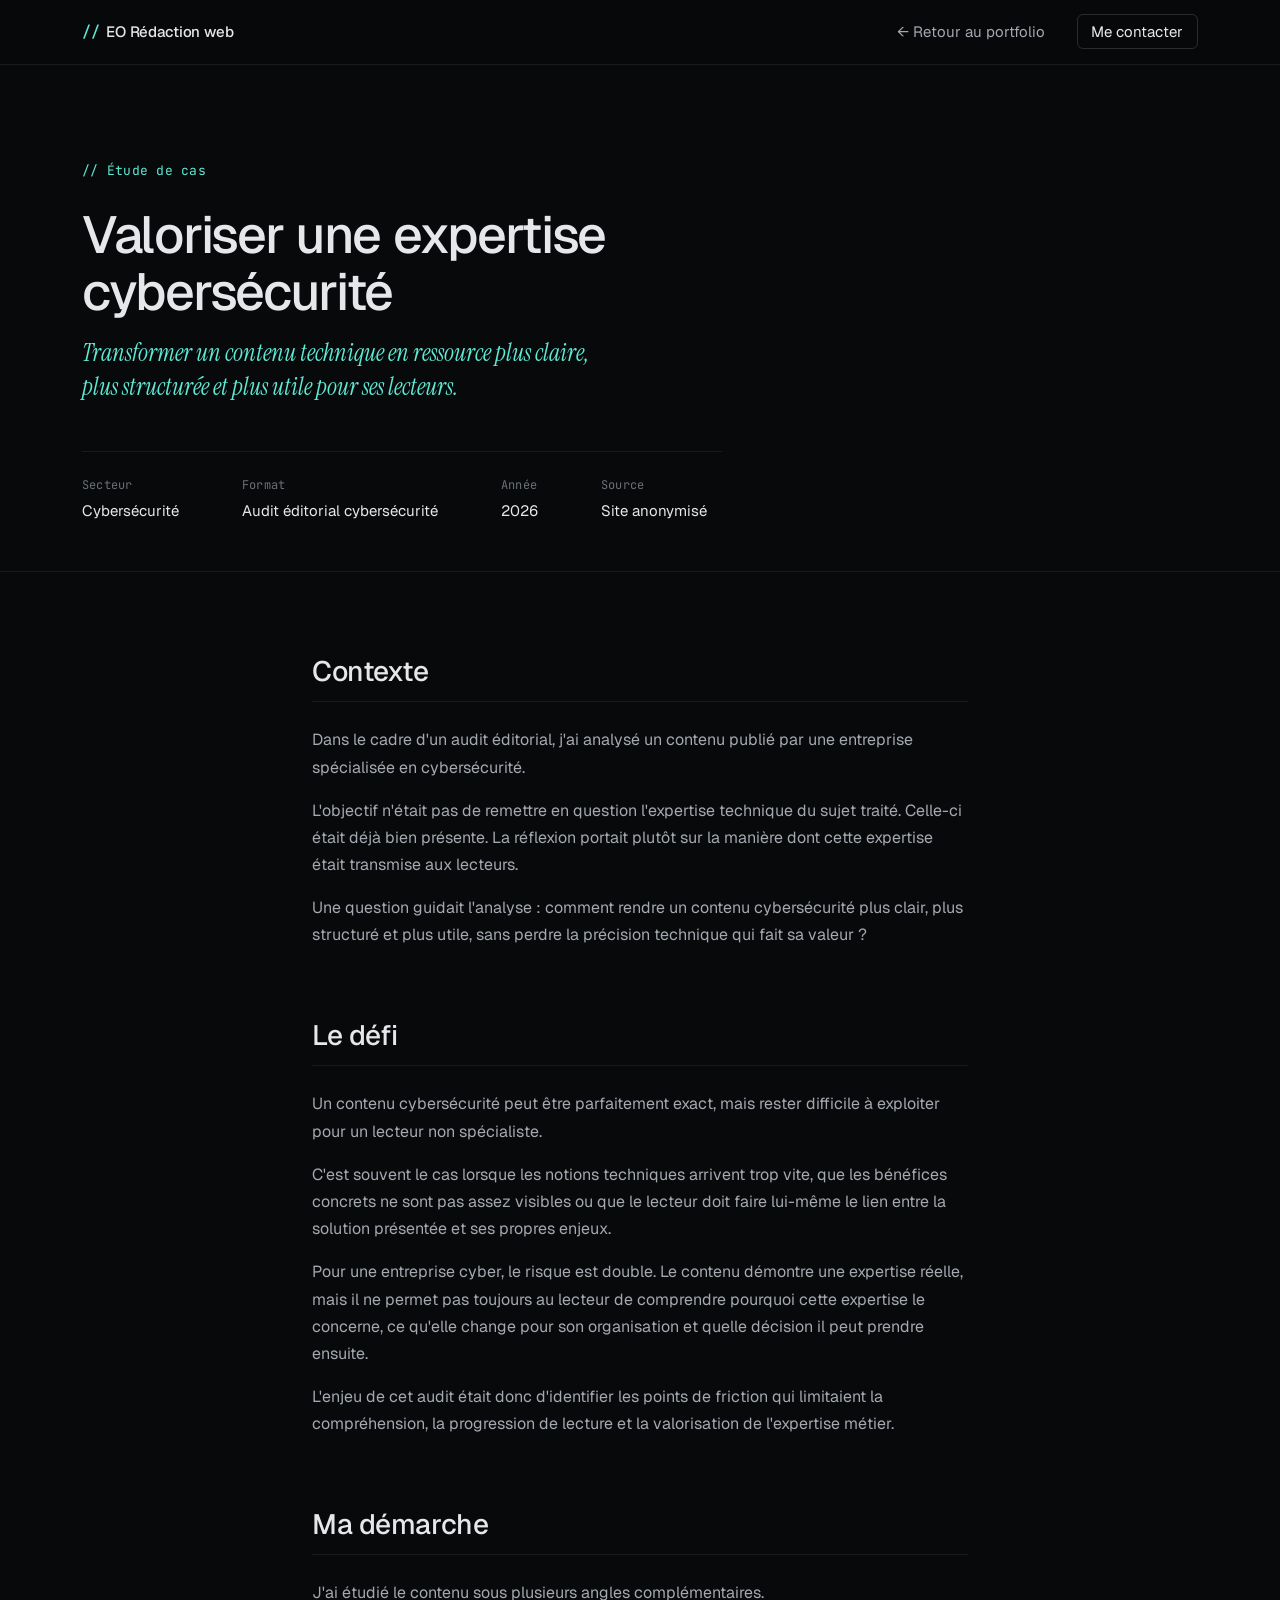
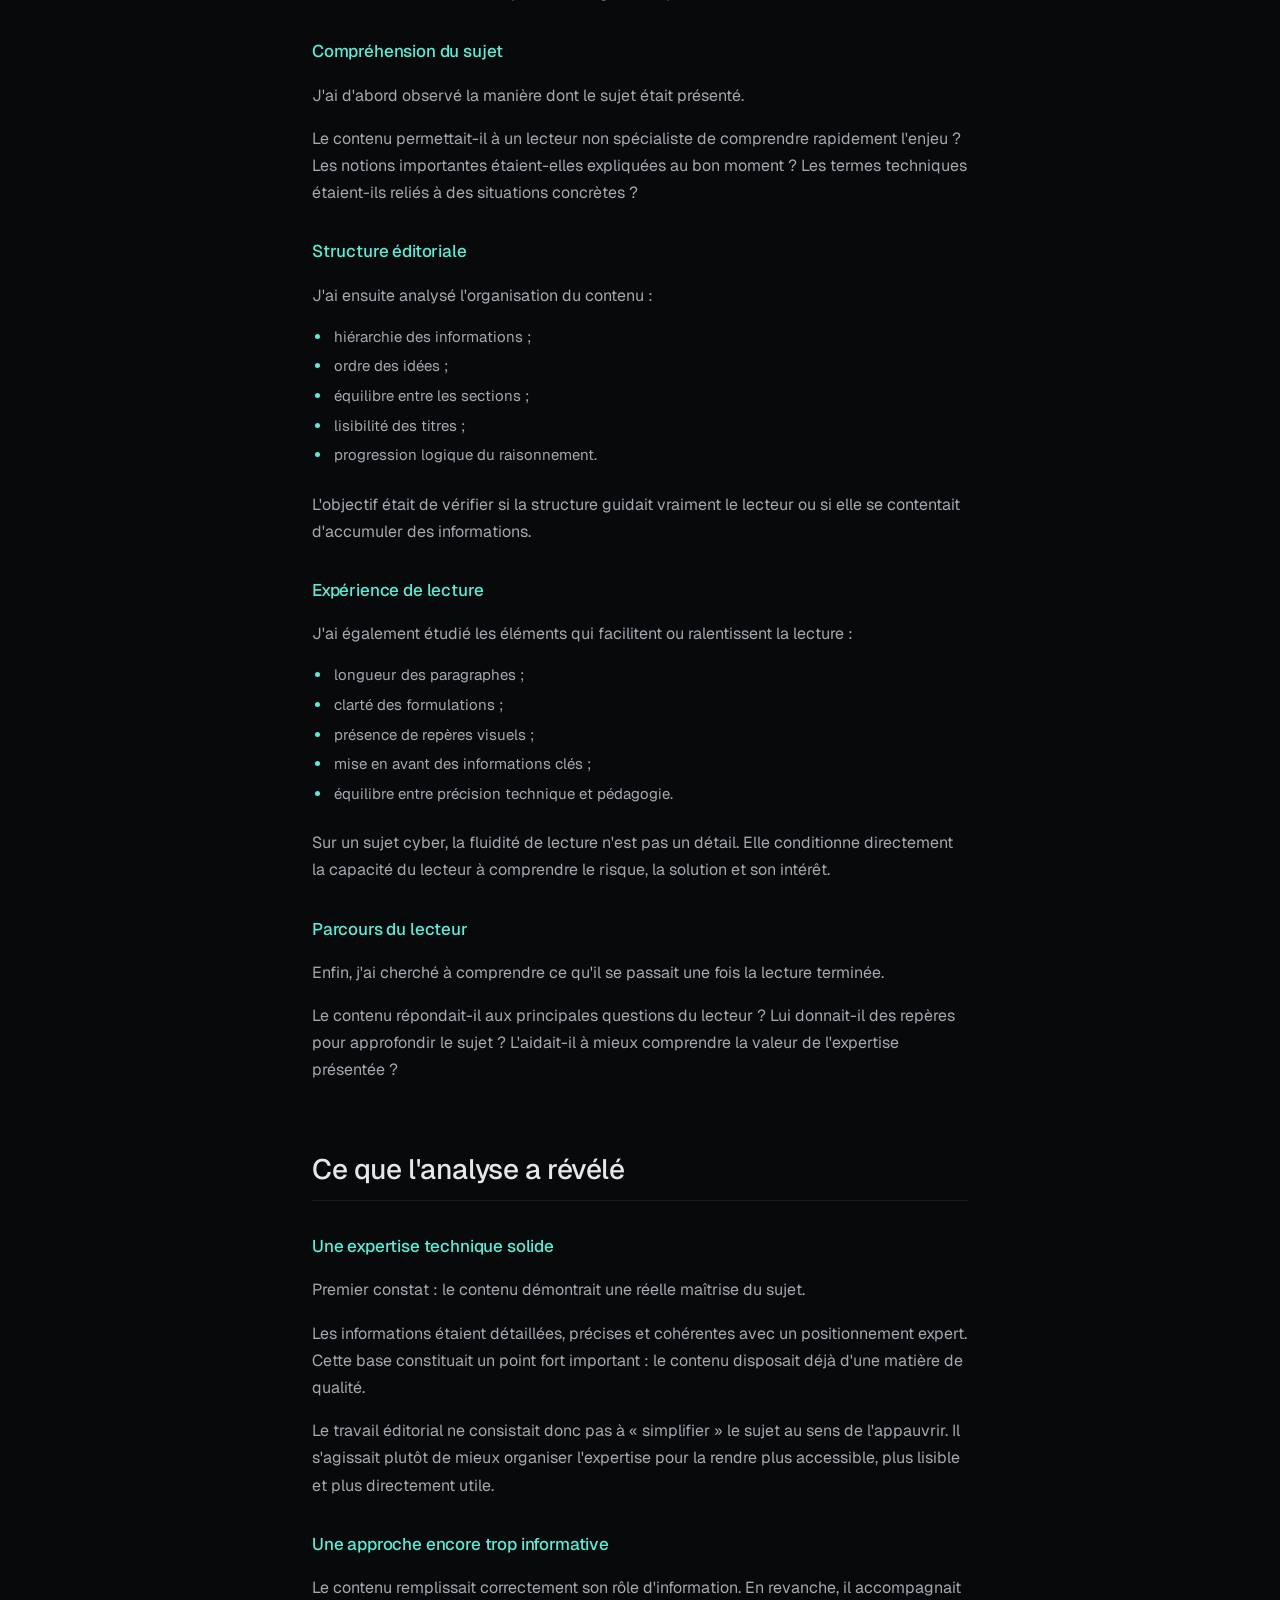
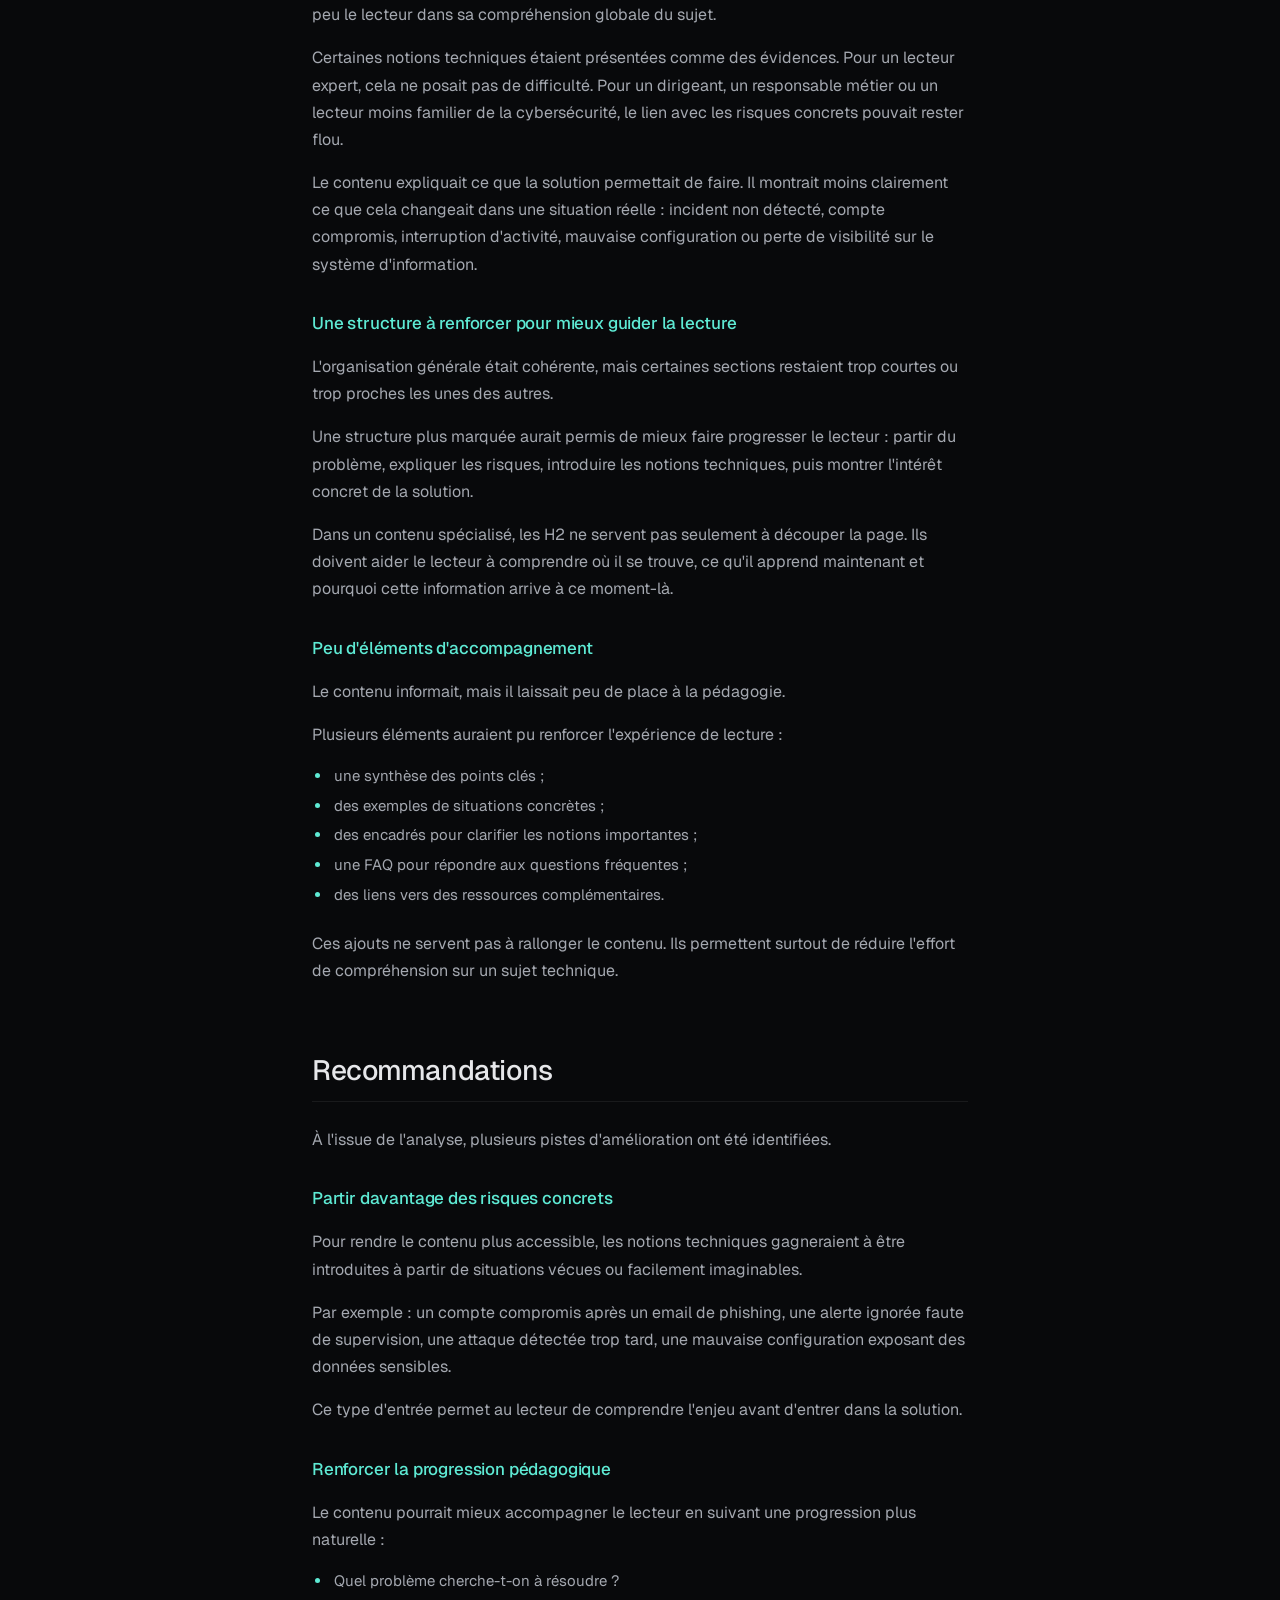
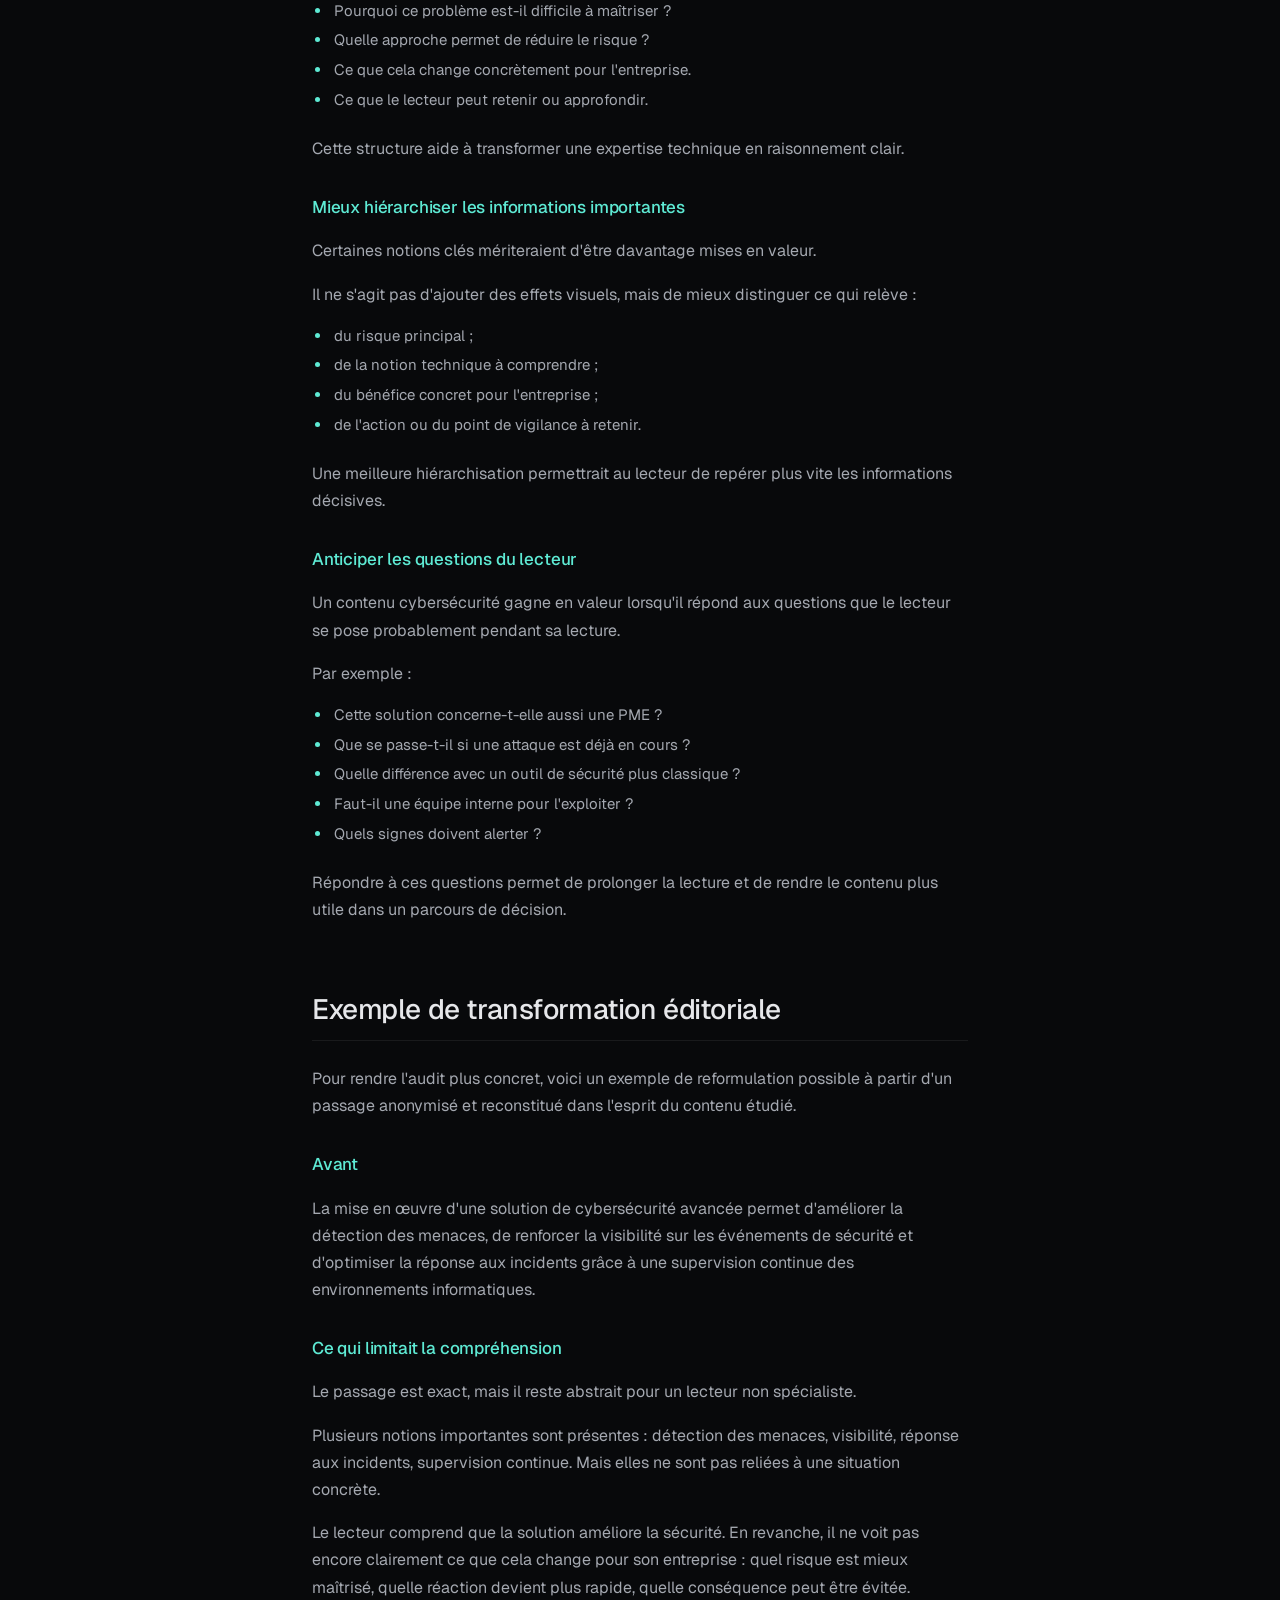
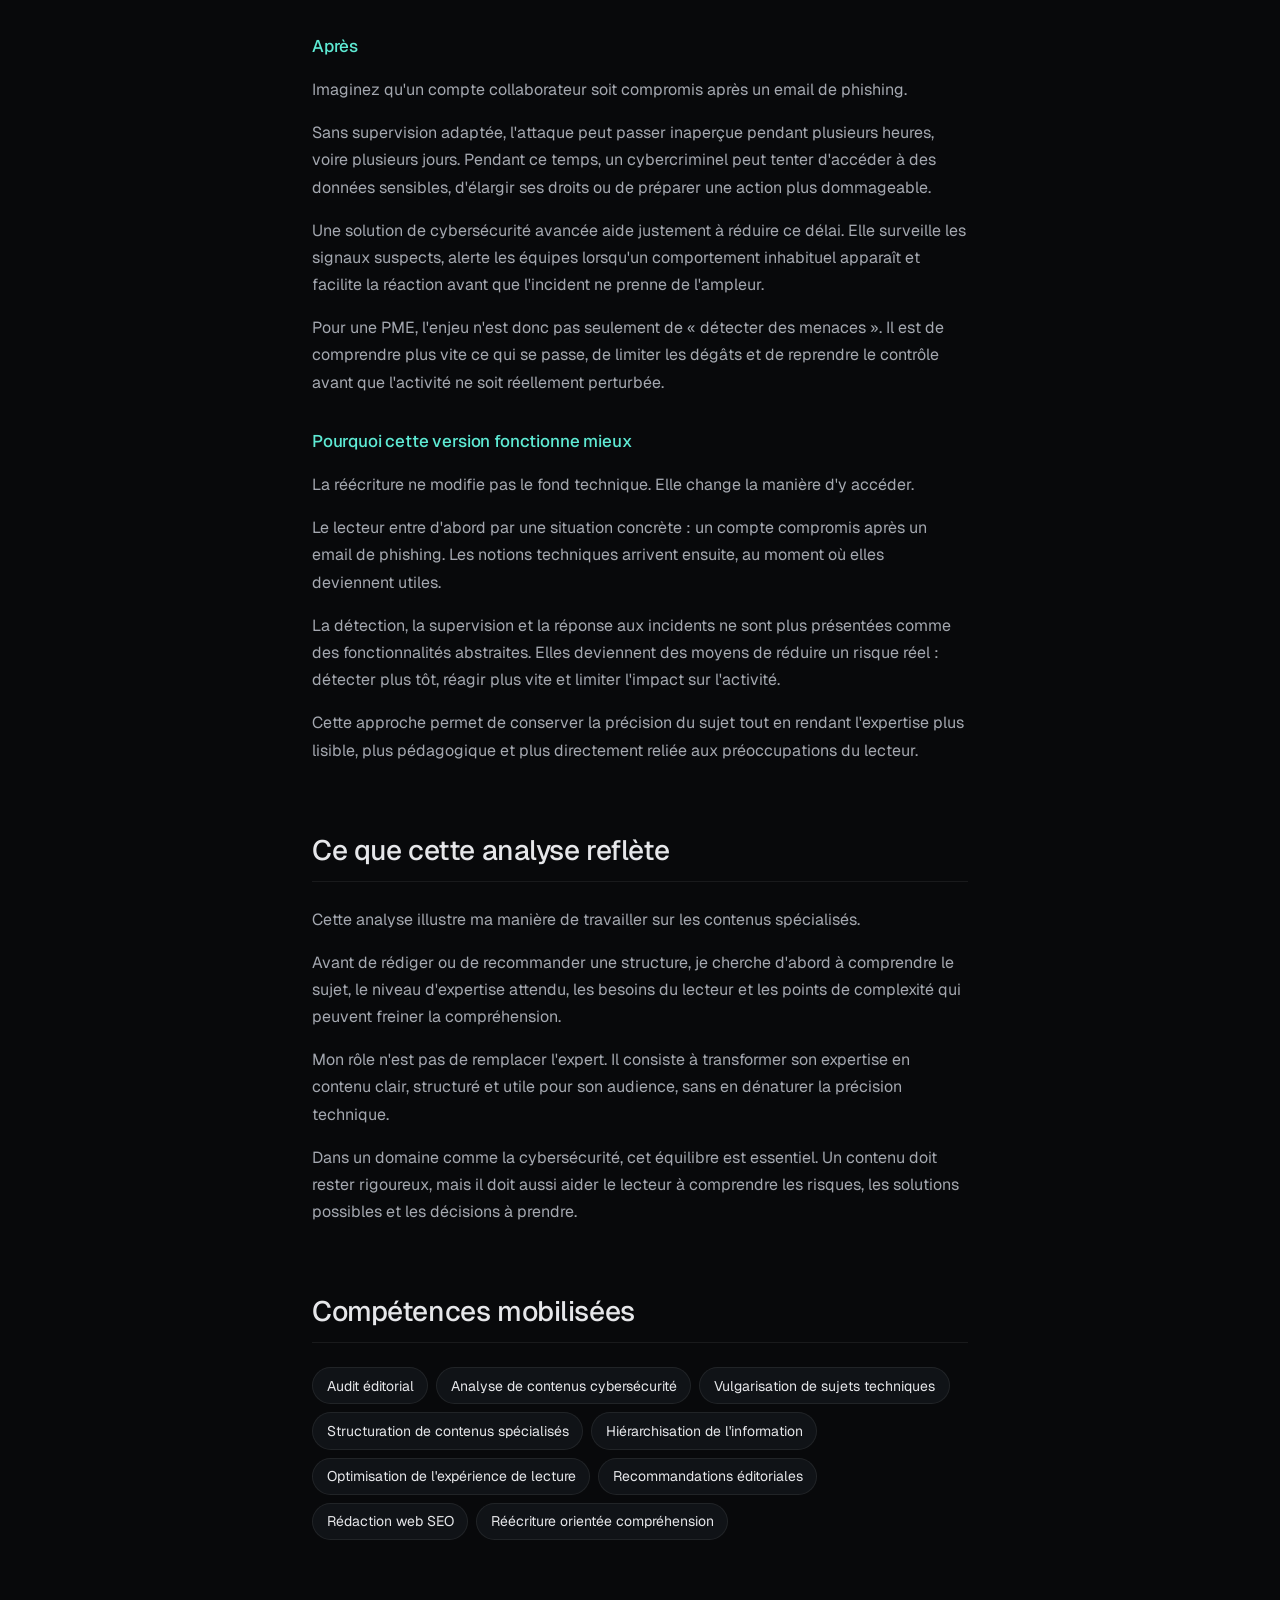
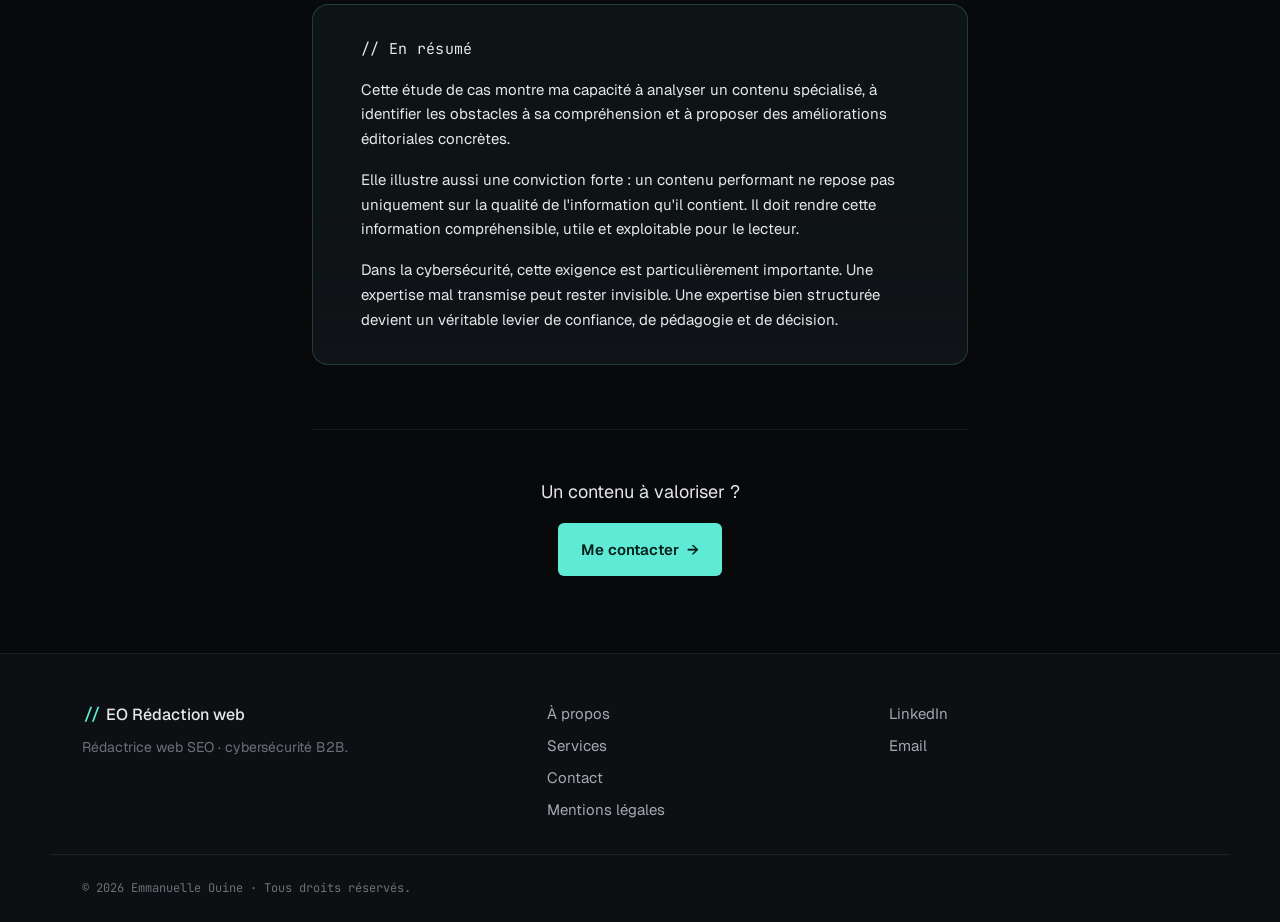
<file: etude-de-cas.html>
<!DOCTYPE html>
<html lang="fr">
<head>
  <!-- =============================================================
       MÉTADONNÉES TECHNIQUES
       ============================================================= -->
  <meta charset="UTF-8" />
  <meta name="viewport" content="width=device-width, initial-scale=1.0" />
  <meta name="theme-color" content="#08090b" />

  <!-- =============================================================
       SEO
       ============================================================= -->
  <title>Étude de cas — Valoriser une expertise cybersécurité |  EO Rédaction web</title>
  <meta name="description" content="Analyse éditoriale d'un contenu cybersécurité existant. Identifier les leviers permettant de mieux transmettre une expertise technique à travers le contenu." />
  <meta name="author" content="EO Rédaction web" />
  <meta name="robots" content="index, follow" />
  <link rel="canonical" href="https://eo-redaction-web.com/etude-de-cas.html" />

  <!-- Open Graph -->
  <meta property="og:type" content="article" />
  <meta property="og:locale" content="fr_FR" />
  <meta property="og:title" content="Étude de cas — Valoriser une expertise cybersécurité" />
  <meta property="og:description" content="Analyse éditoriale d'un contenu cybersécurité existant." />
  <meta property="og:url" content="https://eo-redaction-web.com/etude-de-cas.html" />
  <meta property="og:image" content="https://eo-redaction-web.com/assets/img/og-image.png" />

  <!-- Favicon -->
  <link rel="icon" type="image/svg+xml" href="data:image/svg+xml,%3Csvg xmlns='http://www.w3.org/2000/svg' viewBox='0 0 32 32'%3E%3Crect width='32' height='32' rx='6' fill='%2308090b'/%3E%3Ctext x='16' y='22' font-family='monospace' font-size='18' font-weight='700' fill='%235eead4' text-anchor='middle'%3E%2F%2F%3C/text%3E%3C/svg%3E" />

  <!-- Typographie -->
  <link rel="preconnect" href="https://fonts.googleapis.com" />
  <link rel="preconnect" href="https://fonts.gstatic.com" crossorigin />
  <link href="https://fonts.googleapis.com/css2?family=Geist:wght@300;400;500;600;700&family=JetBrains+Mono:wght@400;500&family=Instrument+Serif:ital@0;1&display=swap" rel="stylesheet" />

  <!-- Feuille de style principale (héritée du portfolio) -->
  <link rel="stylesheet" href="assets/css/style.css" />
</head>

<body>

  <!-- =============================================================
       HEADER
       ============================================================= -->
  <header class="site-header">
    <nav class="nav" aria-label="Navigation principale">
      <a href="index.html" class="nav-logo" aria-label="Retour à l'accueil">
        <span class="logo-mark">//</span>
        <span class="logo-name">EO Rédaction web</span>
      </a>

      <ul class="nav-list">
        <li><a href="index.html">← Retour au portfolio</a></li>
        <li><a href="index.html#contact" class="nav-cta">Me contacter</a></li>
      </ul>
    </nav>
  </header>

  <main id="top">

    <!-- =============================================================
         EN-TÊTE DE L'ÉTUDE
         ============================================================= -->
      

    <section class="case-hero">
      <div class="container">
        <p class="section-label">// Étude de cas</p>

        <h1 class="case-hero-title">Valoriser une expertise cybersécurité</h1>

        <p class="case-hero-sub">
          Transformer un contenu technique en ressource plus claire, plus structurée et plus utile pour ses lecteurs.
        </p>

        <ul class="case-hero-meta" aria-label="Métadonnées de l'étude">
          <li><span class="meta-key">Secteur</span><span>Cybersécurité</span></li>
          <li><span class="meta-key">Format</span><span>Audit éditorial cybersécurité</span></li>
          <li><span class="meta-key">Année</span><span>2026</span></li>
          <li><span class="meta-key">Source</span><span>Site anonymisé</span></li>
        </ul>
      </div>
    </section>

    <article class="case-body">
      <div class="container case-container">

        <!-- Contexte -->
        <section class="case-section">
          <h2>Contexte</h2>
          <p>
            Dans le cadre d'un audit éditorial, j'ai analysé un contenu publié par une entreprise spécialisée en cybersécurité.
          </p>
          <p>
            L'objectif n'était pas de remettre en question l'expertise technique du sujet traité. Celle-ci était déjà bien présente. La réflexion portait plutôt sur la manière dont cette expertise était transmise aux lecteurs.
          </p>
          <p>
            Une question guidait l'analyse&nbsp;: comment rendre un contenu cybersécurité plus clair, plus structuré et plus utile, sans perdre la précision technique qui fait sa valeur&nbsp;?
          </p>
        </section>

        <!-- Le défi -->
        <section class="case-section">
          <h2>Le défi</h2>
          <p>
            Un contenu cybersécurité peut être parfaitement exact, mais rester difficile à exploiter pour un lecteur non spécialiste.
          </p>
          <p>
            C'est souvent le cas lorsque les notions techniques arrivent trop vite, que les bénéfices concrets ne sont pas assez visibles ou que le lecteur doit faire lui-même le lien entre la solution présentée et ses propres enjeux.
          </p>
          <p>
            Pour une entreprise cyber, le risque est double. Le contenu démontre une expertise réelle, mais il ne permet pas toujours au lecteur de comprendre pourquoi cette expertise le concerne, ce qu'elle change pour son organisation et quelle décision il peut prendre ensuite.
          </p>
          <p>
            L'enjeu de cet audit était donc d'identifier les points de friction qui limitaient la compréhension, la progression de lecture et la valorisation de l'expertise métier.
          </p>
        </section>

        <!-- Ma démarche -->
        <section class="case-section">
          <h2>Ma démarche</h2>
          <p>
            J'ai étudié le contenu sous plusieurs angles complémentaires.
          </p>

          <h3>Compréhension du sujet</h3>
          <p>
            J'ai d'abord observé la manière dont le sujet était présenté.
          </p>
          <p>
            Le contenu permettait-il à un lecteur non spécialiste de comprendre rapidement l'enjeu&nbsp;? Les notions importantes étaient-elles expliquées au bon moment&nbsp;? Les termes techniques étaient-ils reliés à des situations concrètes&nbsp;?
          </p>

          <h3>Structure éditoriale</h3>
          <p>J'ai ensuite analysé l'organisation du contenu&nbsp;:</p>
          <ul class="case-list">
            <li>hiérarchie des informations&nbsp;;</li>
            <li>ordre des idées&nbsp;;</li>
            <li>équilibre entre les sections&nbsp;;</li>
            <li>lisibilité des titres&nbsp;;</li>
            <li>progression logique du raisonnement.</li>
          </ul>
          <p>
            L'objectif était de vérifier si la structure guidait vraiment le lecteur ou si elle se contentait d'accumuler des informations.
          </p>

          <h3>Expérience de lecture</h3>
          <p>J'ai également étudié les éléments qui facilitent ou ralentissent la lecture&nbsp;:</p>
          <ul class="case-list">
            <li>longueur des paragraphes&nbsp;;</li>
            <li>clarté des formulations&nbsp;;</li>
            <li>présence de repères visuels&nbsp;;</li>
            <li>mise en avant des informations clés&nbsp;;</li>
            <li>équilibre entre précision technique et pédagogie.</li>
          </ul>
          <p>
            Sur un sujet cyber, la fluidité de lecture n'est pas un détail. Elle conditionne directement la capacité du lecteur à comprendre le risque, la solution et son intérêt.
          </p>

          <h3>Parcours du lecteur</h3>
          <p>
            Enfin, j'ai cherché à comprendre ce qu'il se passait une fois la lecture terminée.
          </p>
          <p>
            Le contenu répondait-il aux principales questions du lecteur&nbsp;? Lui donnait-il des repères pour approfondir le sujet&nbsp;? L'aidait-il à mieux comprendre la valeur de l'expertise présentée&nbsp;?
          </p>
        </section>

        <!-- Ce que l'analyse a révélé -->
        <section class="case-section">
          <h2>Ce que l'analyse a révélé</h2>

          <h3>Une expertise technique solide</h3>
          <p>
            Premier constat&nbsp;: le contenu démontrait une réelle maîtrise du sujet.
          </p>
          <p>
            Les informations étaient détaillées, précises et cohérentes avec un positionnement expert. Cette base constituait un point fort important&nbsp;: le contenu disposait déjà d'une matière de qualité.
          </p>
          <p>
            Le travail éditorial ne consistait donc pas à «&nbsp;simplifier&nbsp;» le sujet au sens de l'appauvrir. Il s'agissait plutôt de mieux organiser l'expertise pour la rendre plus accessible, plus lisible et plus directement utile.
          </p>

          <h3>Une approche encore trop informative</h3>
          <p>
            Le contenu remplissait correctement son rôle d'information. En revanche, il accompagnait peu le lecteur dans sa compréhension globale du sujet.
          </p>
          <p>
            Certaines notions techniques étaient présentées comme des évidences. Pour un lecteur expert, cela ne posait pas de difficulté. Pour un dirigeant, un responsable métier ou un lecteur moins familier de la cybersécurité, le lien avec les risques concrets pouvait rester flou.
          </p>
          <p>
            Le contenu expliquait ce que la solution permettait de faire. Il montrait moins clairement ce que cela changeait dans une situation réelle&nbsp;: incident non détecté, compte compromis, interruption d'activité, mauvaise configuration ou perte de visibilité sur le système d'information.
          </p>

          <h3>Une structure à renforcer pour mieux guider la lecture</h3>
          <p>
            L'organisation générale était cohérente, mais certaines sections restaient trop courtes ou trop proches les unes des autres.
          </p>
          <p>
            Une structure plus marquée aurait permis de mieux faire progresser le lecteur&nbsp;: partir du problème, expliquer les risques, introduire les notions techniques, puis montrer l'intérêt concret de la solution.
          </p>
          <p>
            Dans un contenu spécialisé, les H2 ne servent pas seulement à découper la page. Ils doivent aider le lecteur à comprendre où il se trouve, ce qu'il apprend maintenant et pourquoi cette information arrive à ce moment-là.
          </p>

          <h3>Peu d'éléments d'accompagnement</h3>
          <p>
            Le contenu informait, mais il laissait peu de place à la pédagogie.
          </p>
          <p>Plusieurs éléments auraient pu renforcer l'expérience de lecture&nbsp;:</p>
          <ul class="case-list">
            <li>une synthèse des points clés&nbsp;;</li>
            <li>des exemples de situations concrètes&nbsp;;</li>
            <li>des encadrés pour clarifier les notions importantes&nbsp;;</li>
            <li>une FAQ pour répondre aux questions fréquentes&nbsp;;</li>
            <li>des liens vers des ressources complémentaires.</li>
          </ul>
          <p>
            Ces ajouts ne servent pas à rallonger le contenu. Ils permettent surtout de réduire l'effort de compréhension sur un sujet technique.
          </p>
        </section>

        <!-- Recommandations -->
        <section class="case-section">
          <h2>Recommandations</h2>
          <p>
            À l'issue de l'analyse, plusieurs pistes d'amélioration ont été identifiées.
          </p>

          <h3>Partir davantage des risques concrets</h3>
          <p>
            Pour rendre le contenu plus accessible, les notions techniques gagneraient à être introduites à partir de situations vécues ou facilement imaginables.
          </p>
          <p>
            Par exemple&nbsp;: un compte compromis après un email de phishing, une alerte ignorée faute de supervision, une attaque détectée trop tard, une mauvaise configuration exposant des données sensibles.
          </p>
          <p>
            Ce type d'entrée permet au lecteur de comprendre l'enjeu avant d'entrer dans la solution.
          </p>

          <h3>Renforcer la progression pédagogique</h3>
          <p>Le contenu pourrait mieux accompagner le lecteur en suivant une progression plus naturelle&nbsp;:</p>
          <ul class="case-list">
            <li>Quel problème cherche-t-on à résoudre&nbsp;?</li>
            <li>Pourquoi ce problème est-il difficile à maîtriser&nbsp;?</li>
            <li>Quelle approche permet de réduire le risque&nbsp;?</li>
            <li>Ce que cela change concrètement pour l'entreprise.</li>
            <li>Ce que le lecteur peut retenir ou approfondir.</li>
          </ul>
          <p>
            Cette structure aide à transformer une expertise technique en raisonnement clair.
          </p>

          <h3>Mieux hiérarchiser les informations importantes</h3>
          <p>
            Certaines notions clés mériteraient d'être davantage mises en valeur.
          </p>
          <p>Il ne s'agit pas d'ajouter des effets visuels, mais de mieux distinguer ce qui relève&nbsp;:</p>
          <ul class="case-list">
            <li>du risque principal&nbsp;;</li>
            <li>de la notion technique à comprendre&nbsp;;</li>
            <li>du bénéfice concret pour l'entreprise&nbsp;;</li>
            <li>de l'action ou du point de vigilance à retenir.</li>
          </ul>
          <p>
            Une meilleure hiérarchisation permettrait au lecteur de repérer plus vite les informations décisives.
          </p>

          <h3>Anticiper les questions du lecteur</h3>
          <p>
            Un contenu cybersécurité gagne en valeur lorsqu'il répond aux questions que le lecteur se pose probablement pendant sa lecture.
          </p>
          <p>Par exemple&nbsp;:</p>
          <ul class="case-list">
            <li>Cette solution concerne-t-elle aussi une PME&nbsp;?</li>
            <li>Que se passe-t-il si une attaque est déjà en cours&nbsp;?</li>
            <li>Quelle différence avec un outil de sécurité plus classique&nbsp;?</li>
            <li>Faut-il une équipe interne pour l'exploiter&nbsp;?</li>
            <li>Quels signes doivent alerter&nbsp;?</li>
          </ul>
          <p>
            Répondre à ces questions permet de prolonger la lecture et de rendre le contenu plus utile dans un parcours de décision.
          </p>
        </section>

        <!-- Exemple de transformation éditoriale -->
        <section class="case-section">
          <h2>Exemple de transformation éditoriale</h2>
          <p>
            Pour rendre l'audit plus concret, voici un exemple de reformulation possible à partir d'un passage anonymisé et reconstitué dans l'esprit du contenu étudié.
          </p>

          <h3>Avant</h3>
          <p>
            La mise en œuvre d'une solution de cybersécurité avancée permet d'améliorer la détection des menaces, de renforcer la visibilité sur les événements de sécurité et d'optimiser la réponse aux incidents grâce à une supervision continue des environnements informatiques.
          </p>

          <h3>Ce qui limitait la compréhension</h3>
          <p>
            Le passage est exact, mais il reste abstrait pour un lecteur non spécialiste.
          </p>
          <p>
            Plusieurs notions importantes sont présentes&nbsp;: détection des menaces, visibilité, réponse aux incidents, supervision continue. Mais elles ne sont pas reliées à une situation concrète.
          </p>
          <p>
            Le lecteur comprend que la solution améliore la sécurité. En revanche, il ne voit pas encore clairement ce que cela change pour son entreprise&nbsp;: quel risque est mieux maîtrisé, quelle réaction devient plus rapide, quelle conséquence peut être évitée.
          </p>

          <h3>Après</h3>
          <p>
            Imaginez qu'un compte collaborateur soit compromis après un email de phishing.
          </p>
          <p>
            Sans supervision adaptée, l'attaque peut passer inaperçue pendant plusieurs heures, voire plusieurs jours. Pendant ce temps, un cybercriminel peut tenter d'accéder à des données sensibles, d'élargir ses droits ou de préparer une action plus dommageable.
          </p>
          <p>
            Une solution de cybersécurité avancée aide justement à réduire ce délai. Elle surveille les signaux suspects, alerte les équipes lorsqu'un comportement inhabituel apparaît et facilite la réaction avant que l'incident ne prenne de l'ampleur.
          </p>
          <p>
            Pour une PME, l'enjeu n'est donc pas seulement de «&nbsp;détecter des menaces&nbsp;». Il est de comprendre plus vite ce qui se passe, de limiter les dégâts et de reprendre le contrôle avant que l'activité ne soit réellement perturbée.
          </p>

          <h3>Pourquoi cette version fonctionne mieux</h3>
          <p>
            La réécriture ne modifie pas le fond technique. Elle change la manière d'y accéder.
          </p>
          <p>
            Le lecteur entre d'abord par une situation concrète&nbsp;: un compte compromis après un email de phishing. Les notions techniques arrivent ensuite, au moment où elles deviennent utiles.
          </p>
          <p>
            La détection, la supervision et la réponse aux incidents ne sont plus présentées comme des fonctionnalités abstraites. Elles deviennent des moyens de réduire un risque réel&nbsp;: détecter plus tôt, réagir plus vite et limiter l'impact sur l'activité.
          </p>
          <p>
            Cette approche permet de conserver la précision du sujet tout en rendant l'expertise plus lisible, plus pédagogique et plus directement reliée aux préoccupations du lecteur.
          </p>
        </section>

        <!-- Ce que cette analyse reflète -->
        <section class="case-section">
          <h2>Ce que cette analyse reflète</h2>
          <p>
            Cette analyse illustre ma manière de travailler sur les contenus spécialisés.
          </p>
          <p>
            Avant de rédiger ou de recommander une structure, je cherche d'abord à comprendre le sujet, le niveau d'expertise attendu, les besoins du lecteur et les points de complexité qui peuvent freiner la compréhension.
          </p>
          <p>
            Mon rôle n'est pas de remplacer l'expert. Il consiste à transformer son expertise en contenu clair, structuré et utile pour son audience, sans en dénaturer la précision technique.
          </p>
          <p>
            Dans un domaine comme la cybersécurité, cet équilibre est essentiel. Un contenu doit rester rigoureux, mais il doit aussi aider le lecteur à comprendre les risques, les solutions possibles et les décisions à prendre.
          </p>
        </section>

        <!-- Compétences mobilisées -->
        <section class="case-section">
          <h2>Compétences mobilisées</h2>
          <ul class="case-skills-list">
            <li>Audit éditorial</li>
            <li>Analyse de contenus cybersécurité</li>
            <li>Vulgarisation de sujets techniques</li>
            <li>Structuration de contenus spécialisés</li>
            <li>Hiérarchisation de l'information</li>
            <li>Optimisation de l'expérience de lecture</li>
            <li>Recommandations éditoriales</li>
            <li>Rédaction web SEO</li>
            <li>Réécriture orientée compréhension</li>
          </ul>
        </section>

        <!-- En résumé (encadré) -->
        <aside class="case-summary" aria-label="Résumé">
          <p class="case-summary-label">// En résumé</p>
          <p>
            Cette étude de cas montre ma capacité à analyser un contenu spécialisé, à identifier les obstacles à sa compréhension et à proposer des améliorations éditoriales concrètes.
          </p>
          <p>
            Elle illustre aussi une conviction forte&nbsp;: un contenu performant ne repose pas uniquement sur la qualité de l'information qu'il contient. Il doit rendre cette information compréhensible, utile et exploitable pour le lecteur.
          </p>
          <p>
            Dans la cybersécurité, cette exigence est particulièrement importante. Une expertise mal transmise peut rester invisible. Une expertise bien structurée devient un véritable levier de confiance, de pédagogie et de décision.
          </p>
        </aside>

        <!-- CTA final -->
        <div class="case-cta">
          <p class="case-cta-text">Un contenu à valoriser&nbsp;?</p>
          <a href="index.html#contact" class="btn btn-primary">
            Me contacter
            <span aria-hidden="true">→</span>
          </a>
        </div>

      </div>
    </article>

  </main>

  <!-- =============================================================
       FOOTER
       ============================================================= -->
  <footer class="site-footer">
    <div class="container footer-grid">
      <div>
        <p class="footer-logo"><span class="logo-mark">//</span> EO Rédaction web</p>
        <p class="footer-tag">Rédactrice web SEO · cybersécurité B2B.</p>
      </div>

      <nav class="footer-nav" aria-label="Liens secondaires">
        <a href="index.html#about">À propos</a>
        <a href="index.html#services">Services</a>
       <a href="#contact">Contact</a>
        <a href="mentions-legales.html">Mentions légales</a>
  
      </nav>

      <div class="footer-social">
        <a href="https://www.linkedin.com/in/emmanuelle-ouine-redactrice-web-seo" target="_blank" rel="noopener">LinkedIn</a>
     
        <a href="mailto:e.o.redactriceweb@gmail.com">Email</a>
      </div>
    </div>

    <div class="container footer-bottom">
      <p>© <span id="year"></span> Emmanuelle Ouine · Tous droits réservés.</p>
     
    </div>
  </footer>

  <!-- Petit script juste pour l'année dynamique -->
  <script>
    document.getElementById('year').textContent = new Date().getFullYear();
  </script>
    <!-- Protection anti-copie : désactivation du clic droit + watermark sur copie -->
<script>
  (function() {
    var content = document.querySelector('.case-container');
    if (!content) return;

    content.addEventListener('contextmenu', function(e) {
      e.preventDefault();
    });

    content.addEventListener('copy', function(e) {
      var selection = document.getSelection().toString();
      if (!selection) return;
      var source = '\n\n— Source : ' + window.location.href + '\n© Emmanuelle Ouine — Tous droits réservés';
      e.clipboardData.setData('text/plain', selection + source);
      e.preventDefault();
    });
  })();
</script>
</body>
</html>
</file>
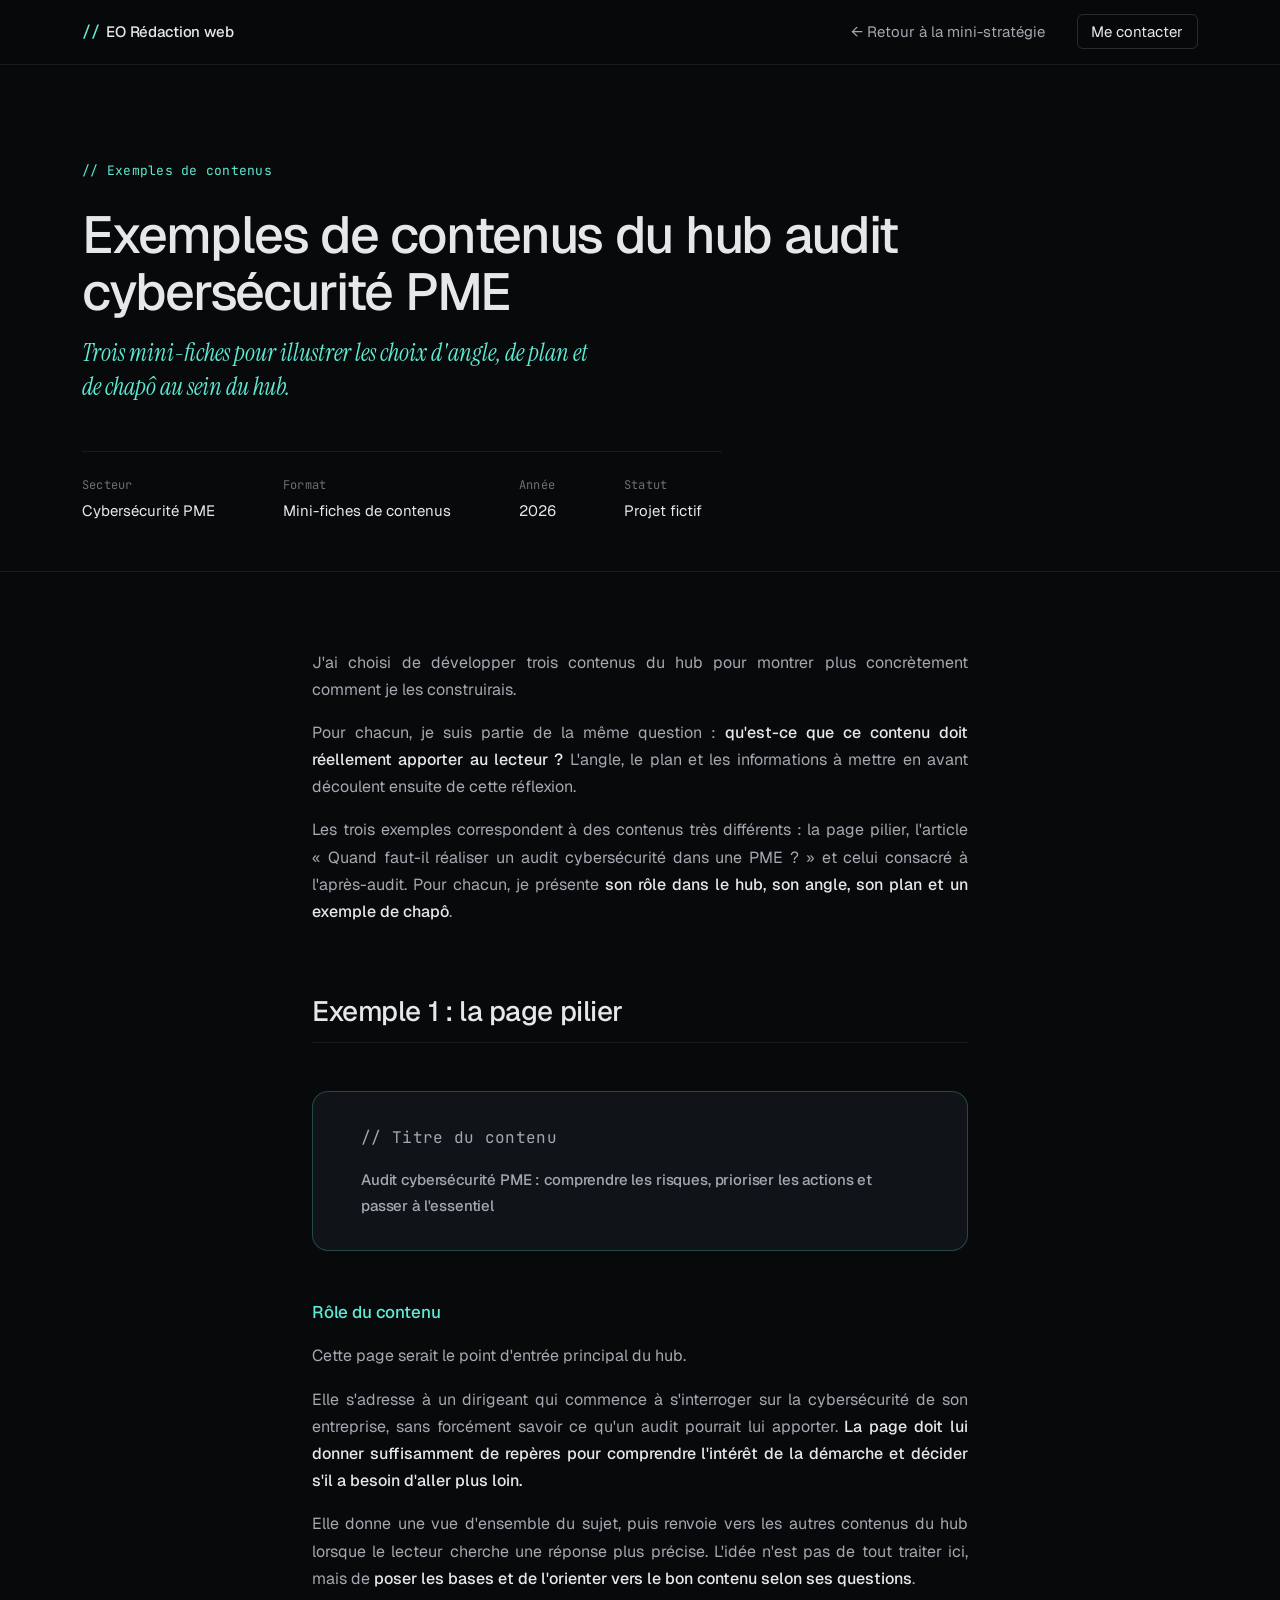
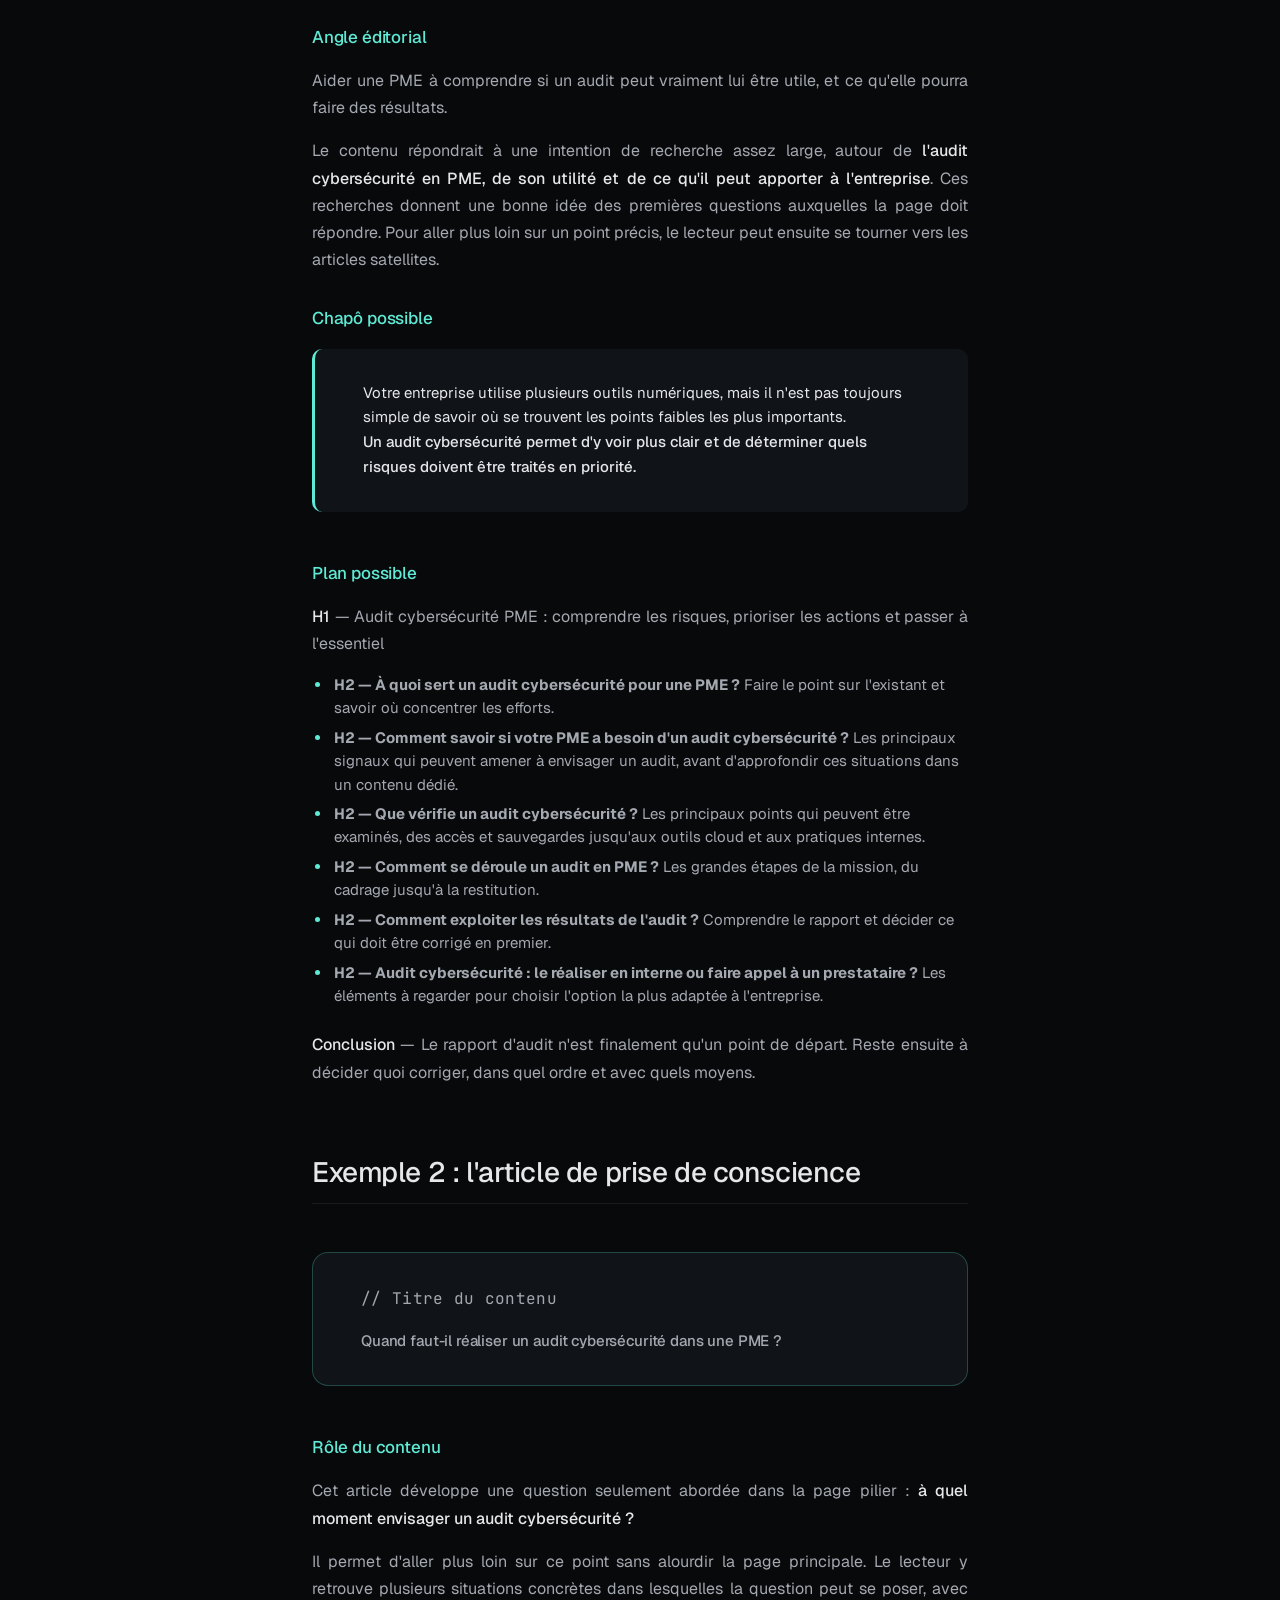
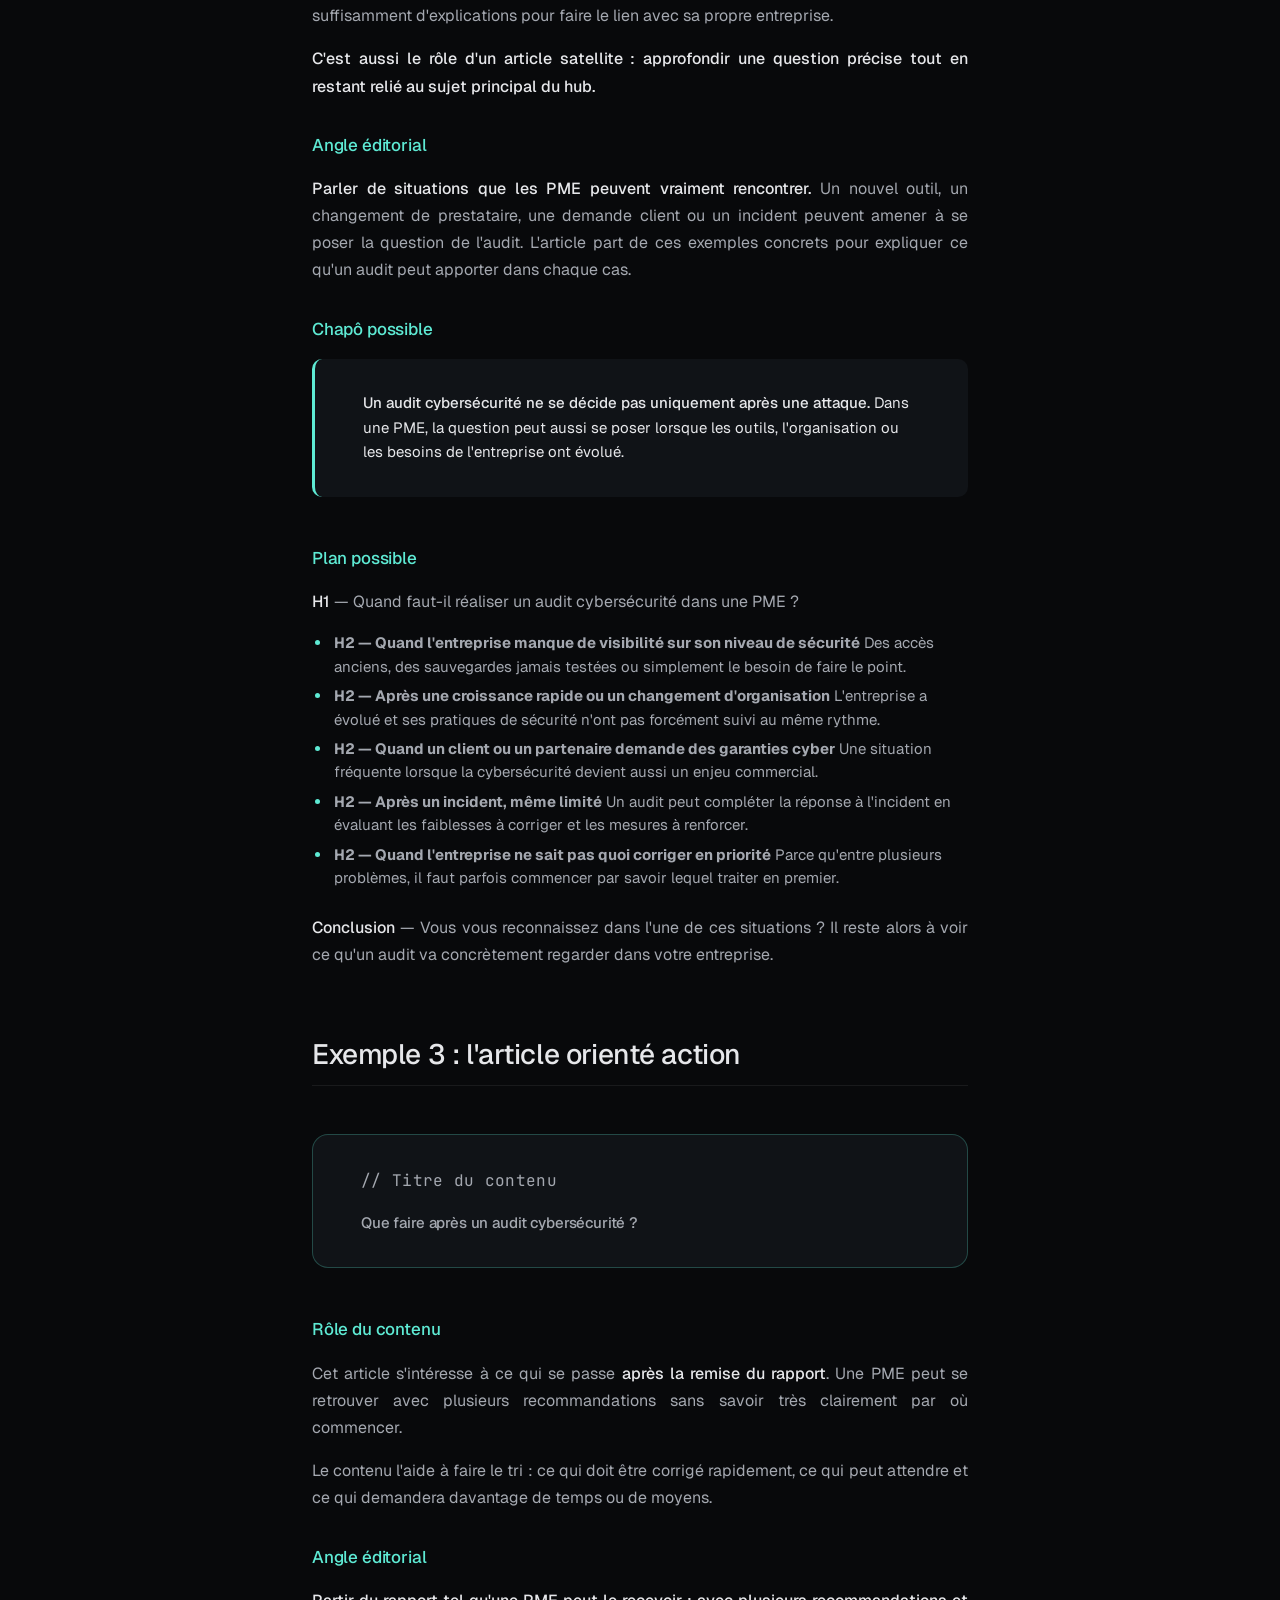
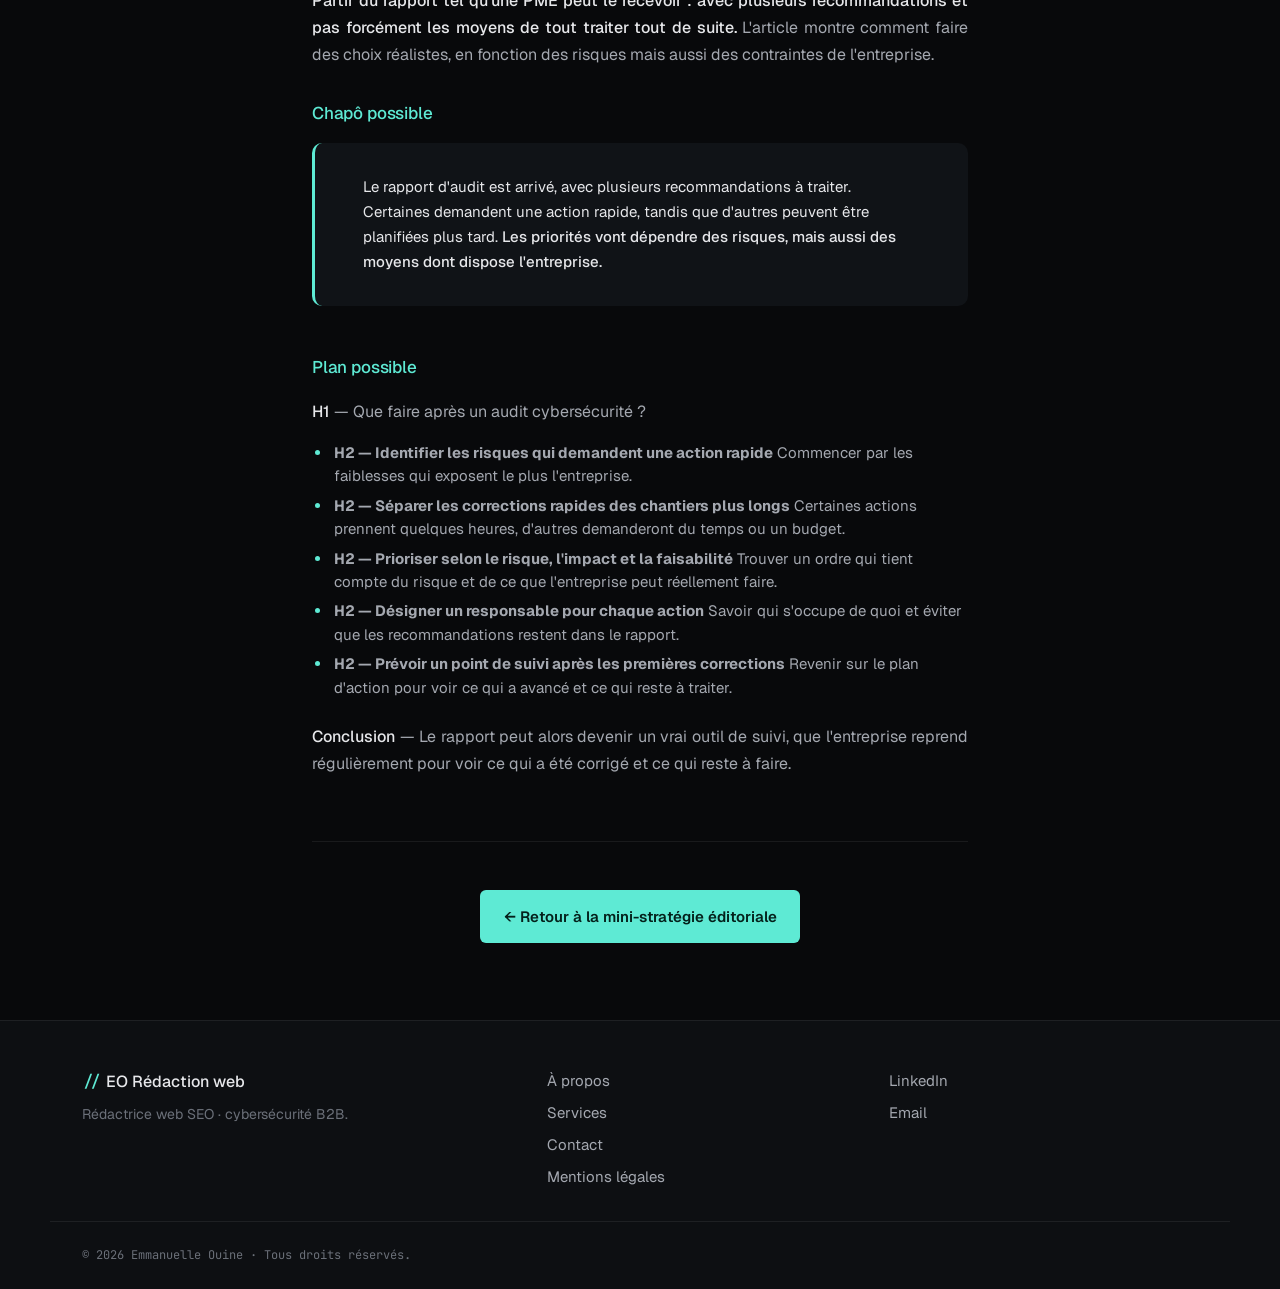
<file: exemples-hub-audit-cyber.html>
<!DOCTYPE html>
<html lang="fr">

<head>
  <!-- =============================================================
       MÉTADONNÉES TECHNIQUES
       ============================================================= -->
  <meta charset="UTF-8" />
  <meta name="viewport" content="width=device-width, initial-scale=1.0" />
  <meta name="theme-color" content="#08090b" />

  <!-- =============================================================
       SEO
       ============================================================= -->
  <title>Exemples de contenus du hub audit cybersécurité PME | EO Rédaction web</title>

  <meta
    name="description"
    content="Trois mini-fiches de contenus issus du hub sur l'audit cybersécurité PME : page pilier, article de prise de conscience et article orienté action, avec angle éditorial, plan et chapô possibles."
  />

  <meta name="author" content="EO Rédaction web" />
  <meta name="robots" content="index, follow, max-image-preview:large" />

  <link
    rel="canonical"
    href="https://eo-redaction-web.com/exemples-hub-audit-cyber.html"
  />

  <!-- Open Graph -->
  <meta property="og:type" content="article" />
  <meta property="og:locale" content="fr_FR" />

  <meta
    property="og:title"
    content="Exemples de contenus du hub audit cybersécurité PME"
  />

  <meta
    property="og:description"
    content="Trois mini-fiches de contenus issus du hub sur l'audit cybersécurité PME : page pilier, article de prise de conscience et article orienté action."
  />

  <meta
    property="og:url"
    content="https://eo-redaction-web.com/exemples-hub-audit-cyber.html"
  />

  <meta
    property="og:image"
    content="https://eo-redaction-web.com/assets/img/og-image.png"
  />

  <!-- Favicon -->
  <link
    rel="icon"
    type="image/svg+xml"
    href="data:image/svg+xml,%3Csvg xmlns='http://www.w3.org/2000/svg' viewBox='0 0 32 32'%3E%3Crect width='32' height='32' rx='6' fill='%2308090b'/%3E%3Ctext x='16' y='22' font-family='monospace' font-size='18' font-weight='700' fill='%235eead4' text-anchor='middle'%3E%2F%2F%3C/text%3E%3C/svg%3E"
  />

  <!-- Typographie -->
  <link rel="preconnect" href="https://fonts.googleapis.com" />
  <link rel="preconnect" href="https://fonts.gstatic.com" crossorigin />

  <link
    href="https://fonts.googleapis.com/css2?family=Geist:wght@300;400;500;600;700&family=JetBrains+Mono:wght@400;500&family=Instrument+Serif:ital@0;1&display=swap"
    rel="stylesheet"
  />

  <!-- Feuille de style principale -->
  <link rel="stylesheet" href="assets/css/style.css" />

  <!-- Ajustement spécifique à cette page -->
  <style>
    .case-section > p {
      text-align: justify;
      text-justify: inter-word;
    }
  </style>
</head>


<body>

  <!-- =============================================================
       HEADER
       ============================================================= -->
  <header class="site-header">

    <nav class="nav" aria-label="Navigation principale">

      <a
        href="index.html"
        class="nav-logo"
        aria-label="Retour à l'accueil"
      >
        <span class="logo-mark">//</span>
        <span class="logo-name">EO Rédaction web</span>
      </a>

      <ul class="nav-list">
        <li>
          <a href="mini-strategie-audit-cyber.html">
            ← Retour à la mini-stratégie
          </a>
        </li>

        <li>
          <a href="index.html#contact" class="nav-cta">
            Me contacter
          </a>
        </li>
      </ul>

    </nav>

  </header>


  <main id="top">

    <!-- =============================================================
         EN-TÊTE DE LA PAGE
         ============================================================= -->
    <section class="case-hero">

      <div class="container">

        <p class="section-label">// Exemples de contenus</p>

        <h1 class="case-hero-title">
          Exemples de contenus du hub audit cybersécurité PME
        </h1>

               <p class="case-hero-sub">
          Trois mini-fiches pour illustrer les choix d'angle, de plan et de chapô au sein du hub.
        </p>

        <ul class="case-hero-meta" aria-label="Métadonnées du projet">

          <li>
            <span class="meta-key">Secteur</span>
            <span>Cybersécurité PME</span>
          </li>

          <li>
            <span class="meta-key">Format</span>
            <span>Mini-fiches de contenus</span>
          </li>

          <li>
            <span class="meta-key">Année</span>
            <span>2026</span>
          </li>

          <li>
            <span class="meta-key">Statut</span>
            <span>Projet fictif</span>
          </li>

        </ul>

      </div>

    </section>


    <article class="case-body">

      <div class="container case-container">

        <!-- =========================================================
             INTRODUCTION
             ========================================================= -->
        <section class="case-section">

          <p>
            J'ai choisi de développer trois contenus du hub pour montrer plus concrètement comment je les construirais.
          </p>

          <p>
            Pour chacun, je suis partie de la même question&nbsp;: <strong>qu'est-ce que ce contenu doit réellement apporter au lecteur&nbsp;?</strong> L'angle, le plan et les informations à mettre en avant découlent ensuite de cette réflexion.
          </p>

          <p>
            Les trois exemples correspondent à des contenus très différents&nbsp;: la page pilier, l'article «&nbsp;Quand faut-il réaliser un audit cybersécurité dans une PME&nbsp;?&nbsp;» et celui consacré à l'après-audit. Pour chacun, je présente <strong>son rôle dans le hub, son angle, son plan et un exemple de chapô</strong>.
          </p>

        </section>


        <!-- =========================================================
             EXEMPLE 1 : PAGE PILIER
             ========================================================= -->
        <section class="case-section">

          <h2>Exemple 1&nbsp;: la page pilier</h2>

          <aside
            class="article-definition"
            aria-label="Titre du contenu"
          >
            <p class="article-definition-label">
              // Titre du contenu
            </p>

            <p class="article-definition-term">
              Audit cybersécurité PME&nbsp;: comprendre les risques, prioriser les actions et passer à l'essentiel
            </p>
          </aside>


          <h3>Rôle du contenu</h3>

          <p>
            Cette page serait le point d'entrée principal du hub.
          </p>

          <p>
            Elle s'adresse à un dirigeant qui commence à s'interroger sur la cybersécurité de son entreprise, sans forcément savoir ce qu'un audit pourrait lui apporter. <strong>La page doit lui donner suffisamment de repères pour comprendre l'intérêt de la démarche et décider s'il a besoin d'aller plus loin.</strong>
          </p>

          <p>
            Elle donne une vue d'ensemble du sujet, puis renvoie vers les autres contenus du hub lorsque le lecteur cherche une réponse plus précise. L'idée n'est pas de tout traiter ici, mais de <strong>poser les bases et de l'orienter vers le bon contenu selon ses questions</strong>.
          </p>


          <h3>Angle éditorial</h3>

<p>
  Aider une PME à comprendre si un audit peut vraiment lui être utile, et ce qu'elle pourra faire des résultats.
</p>

<p>
  Le contenu répondrait à une intention de recherche assez large, autour de <strong>l'audit cybersécurité en PME, de son utilité et de ce qu'il peut apporter à l'entreprise</strong>. Ces recherches donnent une bonne idée des premières questions auxquelles la page doit répondre. Pour aller plus loin sur un point précis, le lecteur peut ensuite se tourner vers les articles satellites.
</p>

<h3>Chapô possible</h3>

<aside
  class="article-summary-geo"
  aria-label="Chapô possible"
>
  <p>
    Votre entreprise utilise plusieurs outils numériques, mais il n'est pas toujours simple de savoir où se trouvent les points faibles les plus importants.
  </p>

  <p>
    <strong>Un audit cybersécurité permet d'y voir plus clair et de déterminer quels risques doivent être traités en priorité.</strong>
  </p>
</aside>

<h3>Plan possible</h3>

<p>
  <strong>H1</strong> — Audit cybersécurité PME&nbsp;: comprendre les risques, prioriser les actions et passer à l'essentiel
</p>

<ul class="case-list">

  <li>
    <strong>H2 — À quoi sert un audit cybersécurité pour une PME&nbsp;?</strong>
    Faire le point sur l'existant et savoir où concentrer les efforts.
  </li>

  <li>
    <strong>H2 — Comment savoir si votre PME a besoin d'un audit cybersécurité&nbsp;?</strong>
    Les principaux signaux qui peuvent amener à envisager un audit, avant d'approfondir ces situations dans un contenu dédié.
  </li>

<li>
  <strong>H2 — Que vérifie un audit cybersécurité&nbsp;?</strong>
  Les principaux points qui peuvent être examinés, des accès et sauvegardes jusqu'aux outils cloud et aux pratiques internes.
</li>

  <li>
    <strong>H2 — Comment se déroule un audit en PME&nbsp;?</strong>
    Les grandes étapes de la mission, du cadrage jusqu'à la restitution.
  </li>

  <li>
    <strong>H2 — Comment exploiter les résultats de l'audit&nbsp;?</strong>
    Comprendre le rapport et décider ce qui doit être corrigé en premier.
  </li>

  <li>
    <strong>H2 — Audit cybersécurité&nbsp;: le réaliser en interne ou faire appel à un prestataire&nbsp;?</strong>
    Les éléments à regarder pour choisir l'option la plus adaptée à l'entreprise.
  </li>

</ul>

<p>
  <strong>Conclusion</strong> — Le rapport d'audit n'est finalement qu'un point de départ. Reste ensuite à décider quoi corriger, dans quel ordre et avec quels moyens.
</p>

        </section>


        <!-- =========================================================
             EXEMPLE 2 : ARTICLE DE PRISE DE CONSCIENCE
             ========================================================= -->
        <section class="case-section">

          <h2>Exemple 2&nbsp;: l'article de prise de conscience</h2>

          <aside
            class="article-definition"
            aria-label="Titre du contenu"
          >

            <p class="article-definition-label">
              // Titre du contenu
            </p>

            <p class="article-definition-term">
              Quand faut-il réaliser un audit cybersécurité dans une PME&nbsp;?
            </p>

          </aside>


          <h3>Rôle du contenu</h3>

          <p>
            Cet article développe une question seulement abordée dans la page pilier&nbsp;: <strong>à quel moment envisager un audit cybersécurité&nbsp;?</strong>
          </p>

          <p>
            Il permet d'aller plus loin sur ce point sans alourdir la page principale. Le lecteur y retrouve plusieurs situations concrètes dans lesquelles la question peut se poser, avec suffisamment d'explications pour faire le lien avec sa propre entreprise.
          </p>

          <p>
            <strong>C'est aussi le rôle d'un article satellite&nbsp;: approfondir une question précise tout en restant relié au sujet principal du hub.</strong>
          </p>


          <h3>Angle éditorial</h3>

<p>
  <strong>Parler de situations que les PME peuvent vraiment rencontrer.</strong> Un nouvel outil, un changement de prestataire, une demande client ou un incident peuvent amener à se poser la question de l'audit. L'article part de ces exemples concrets pour expliquer ce qu'un audit peut apporter dans chaque cas.
</p>

<h3>Chapô possible</h3>

<aside
  class="article-summary-geo"
  aria-label="Chapô possible"
>
  <p>
    <strong>Un audit cybersécurité ne se décide pas uniquement après une attaque.</strong> Dans une PME, la question peut aussi se poser lorsque les outils, l'organisation ou les besoins de l'entreprise ont évolué.
  </p>
</aside>

<h3>Plan possible</h3>

<p>
  <strong>H1</strong> — Quand faut-il réaliser un audit cybersécurité dans une PME&nbsp;?
</p>

<ul class="case-list">

  <li>
    <strong>H2 — Quand l'entreprise manque de visibilité sur son niveau de sécurité</strong>
    Des accès anciens, des sauvegardes jamais testées ou simplement le besoin de faire le point.
  </li>

  <li>
    <strong>H2 — Après une croissance rapide ou un changement d'organisation</strong>
    L'entreprise a évolué et ses pratiques de sécurité n'ont pas forcément suivi au même rythme.
  </li>

  <li>
    <strong>H2 — Quand un client ou un partenaire demande des garanties cyber</strong>
    Une situation fréquente lorsque la cybersécurité devient aussi un enjeu commercial.
  </li>

  <li>
    <strong>H2 — Après un incident, même limité</strong>
    Un audit peut compléter la réponse à l'incident en évaluant les faiblesses à corriger et les mesures à renforcer.
  </li>

  <li>
    <strong>H2 — Quand l'entreprise ne sait pas quoi corriger en priorité</strong>
    Parce qu'entre plusieurs problèmes, il faut parfois commencer par savoir lequel traiter en premier.
  </li>

</ul>

<p>
  <strong>Conclusion</strong> — Vous vous reconnaissez dans l'une de ces situations&nbsp;? Il reste alors à voir ce qu'un audit va concrètement regarder dans votre entreprise.
</p>

        </section>

        <!-- =========================================================
             EXEMPLE 3 : ARTICLE ORIENTÉ ACTION
             ========================================================= -->
        <section class="case-section">

          <h2>Exemple 3&nbsp;: l'article orienté action</h2>

          <aside
            class="article-definition"
            aria-label="Titre du contenu"
          >

            <p class="article-definition-label">
              // Titre du contenu
            </p>

            <p class="article-definition-term">
              Que faire après un audit cybersécurité&nbsp;?
            </p>

          </aside>


         <h3>Rôle du contenu</h3>

<p>
  Cet article s'intéresse à ce qui se passe <strong>après la remise du rapport</strong>. Une PME peut se retrouver avec plusieurs recommandations sans savoir très clairement par où commencer.
</p>

<p>
  Le contenu l'aide à faire le tri&nbsp;: ce qui doit être corrigé rapidement, ce qui peut attendre et ce qui demandera davantage de temps ou de moyens.
</p>

<h3>Angle éditorial</h3>

<p>
  <strong>Partir du rapport tel qu'une PME peut le recevoir&nbsp;: avec plusieurs recommandations et pas forcément les moyens de tout traiter tout de suite.</strong> L'article montre comment faire des choix réalistes, en fonction des risques mais aussi des contraintes de l'entreprise.
</p>

<h3>Chapô possible</h3>

<aside
  class="article-summary-geo"
  aria-label="Chapô possible"
>
  <p>
    Le rapport d'audit est arrivé, avec plusieurs recommandations à traiter. Certaines demandent une action rapide, tandis que d'autres peuvent être planifiées plus tard. <strong>Les priorités vont dépendre des risques, mais aussi des moyens dont dispose l'entreprise.</strong>
  </p>
</aside>

<h3>Plan possible</h3>

<p>
  <strong>H1</strong> — Que faire après un audit cybersécurité&nbsp;?
</p>

<ul class="case-list">

  <li>
    <strong>H2 — Identifier les risques qui demandent une action rapide</strong>
    Commencer par les faiblesses qui exposent le plus l'entreprise.
  </li>

  <li>
    <strong>H2 — Séparer les corrections rapides des chantiers plus longs</strong>
    Certaines actions prennent quelques heures, d'autres demanderont du temps ou un budget.
  </li>

  <li>
    <strong>H2 — Prioriser selon le risque, l'impact et la faisabilité</strong>
    Trouver un ordre qui tient compte du risque et de ce que l'entreprise peut réellement faire.
  </li>

  <li>
    <strong>H2 — Désigner un responsable pour chaque action</strong>
    Savoir qui s'occupe de quoi et éviter que les recommandations restent dans le rapport.
  </li>

  <li>
    <strong>H2 — Prévoir un point de suivi après les premières corrections</strong>
    Revenir sur le plan d'action pour voir ce qui a avancé et ce qui reste à traiter.
  </li>

</ul>

<p>
  <strong>Conclusion</strong> — Le rapport peut alors devenir un vrai outil de suivi, que l'entreprise reprend régulièrement pour voir ce qui a été corrigé et ce qui reste à faire.
</p>

        </section>


        <!-- =========================================================
             CTA RETOUR
             ========================================================= -->
        <div class="case-cta">

          <a
            href="mini-strategie-audit-cyber.html"
            class="btn btn-primary"
          >
            ← Retour à la mini-stratégie éditoriale
          </a>

        </div>

      </div>

    </article>

  </main>


  <!-- =============================================================
       FOOTER
       ============================================================= -->
  <footer class="site-footer">

    <div class="container footer-grid">

      <div>

        <p class="footer-logo">
          <span class="logo-mark">//</span> EO Rédaction web
        </p>

        <p class="footer-tag">
          Rédactrice web SEO · cybersécurité B2B.
        </p>

      </div>


      <nav
        class="footer-nav"
        aria-label="Liens secondaires"
      >

        <a href="index.html#about">
          À propos
        </a>

        <a href="index.html#services">
          Services
        </a>

        <a href="index.html#contact">
          Contact
        </a>

        <a href="https://eo-redaction-web.com/mentions-legales.html">
          Mentions légales
        </a>

      </nav>


      <div class="footer-social">

        <a
          href="https://www.linkedin.com/in/emmanuelle-ouine-redactrice-web-seo"
          target="_blank"
          rel="noopener"
        >
          LinkedIn
        </a>

        <a href="mailto:contact@eo-redaction-web.com">
          Email
        </a>

      </div>

    </div>


    <div class="container footer-bottom">

      <p>
        © <span id="year"></span> Emmanuelle Ouine · Tous droits réservés.
      </p>

    </div>

  </footer>


  <!-- Année dynamique -->
  <script>
    document.getElementById('year').textContent =
      new Date().getFullYear();
  </script>


  <!-- Protection anti-copie -->
  <script>
    (function () {

      var content =
        document.querySelector('.case-container');

      if (!content) return;

      content.addEventListener(
        'contextmenu',
        function (e) {
          e.preventDefault();
        }
      );

      content.addEventListener(
        'copy',
        function (e) {

          var selection =
            document.getSelection().toString();

          if (!selection) return;

          var source =
            '\n\n— Source : ' +
            window.location.href +
            '\n© Emmanuelle Ouine — Tous droits réservés';

          e.clipboardData.setData(
            'text/plain',
            selection + source
          );

          e.preventDefault();

        }
      );

    })();
  </script>

</body>
</html>
</file>
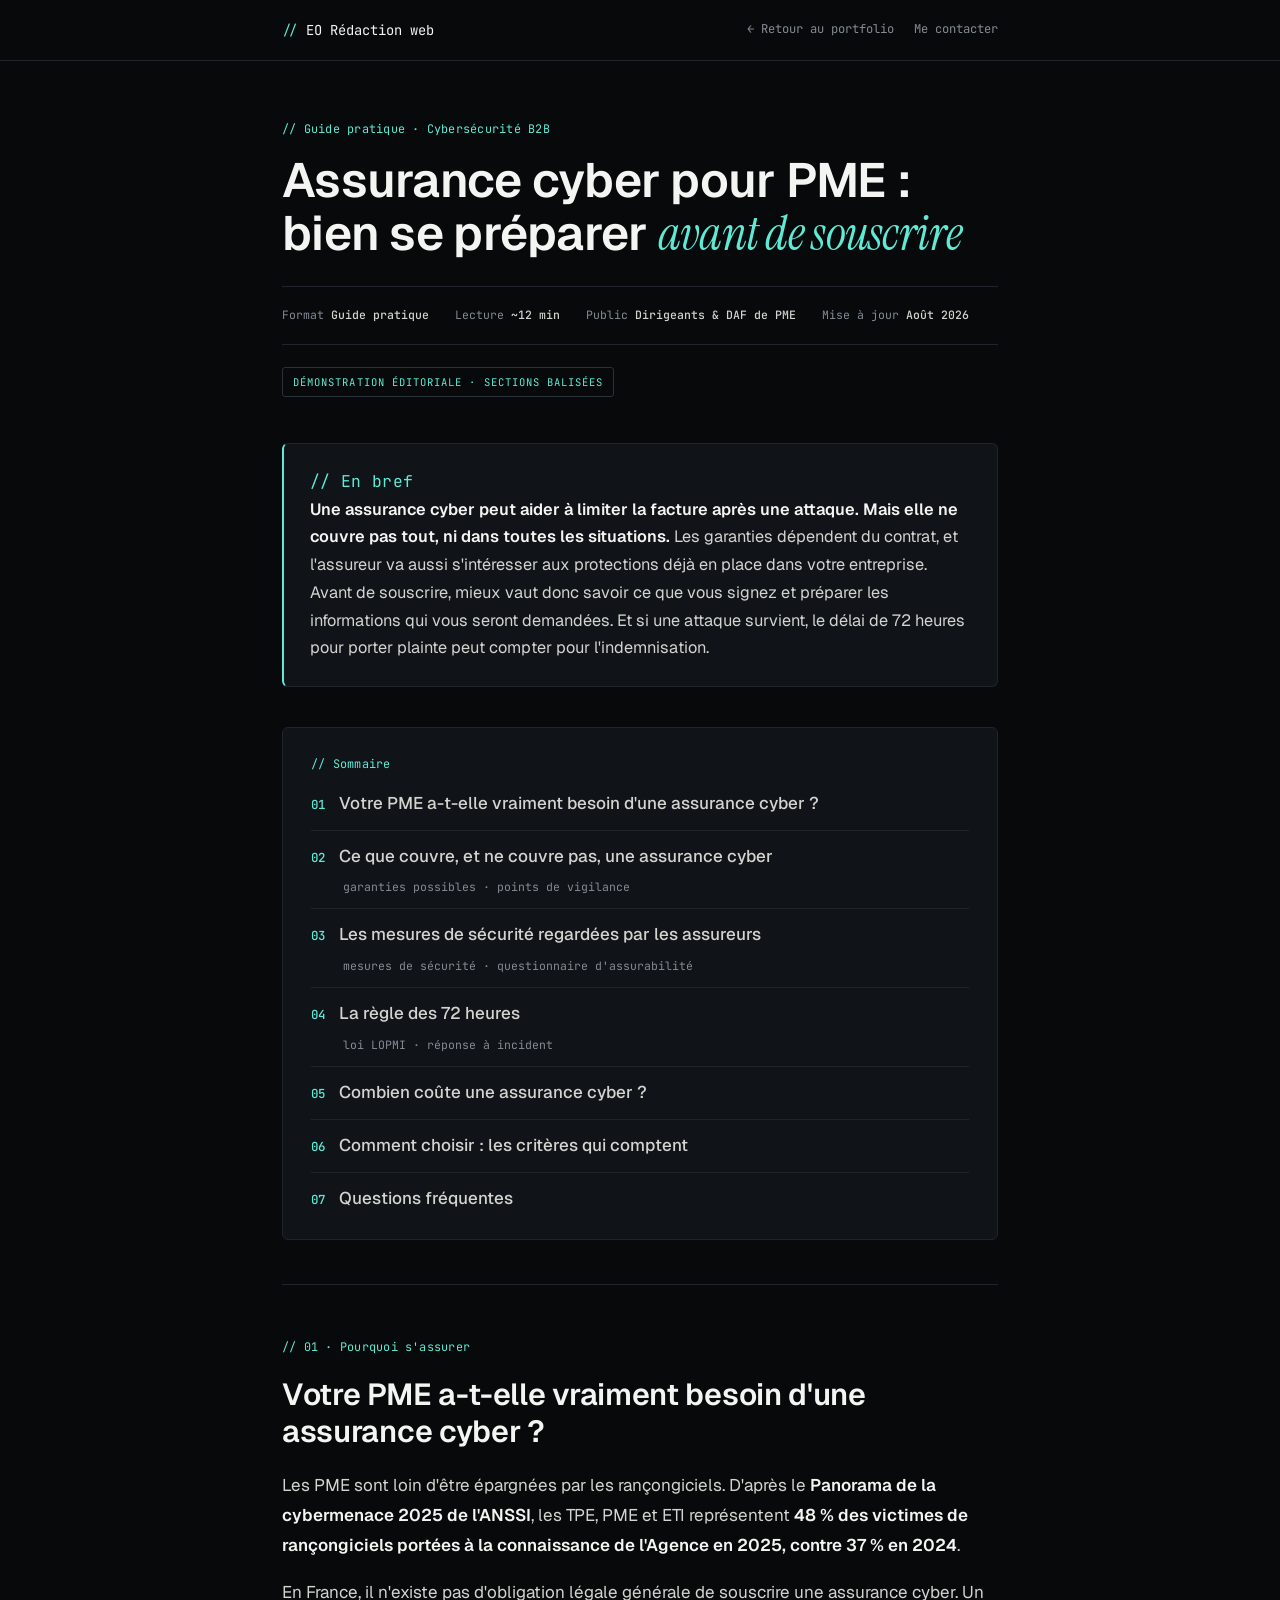
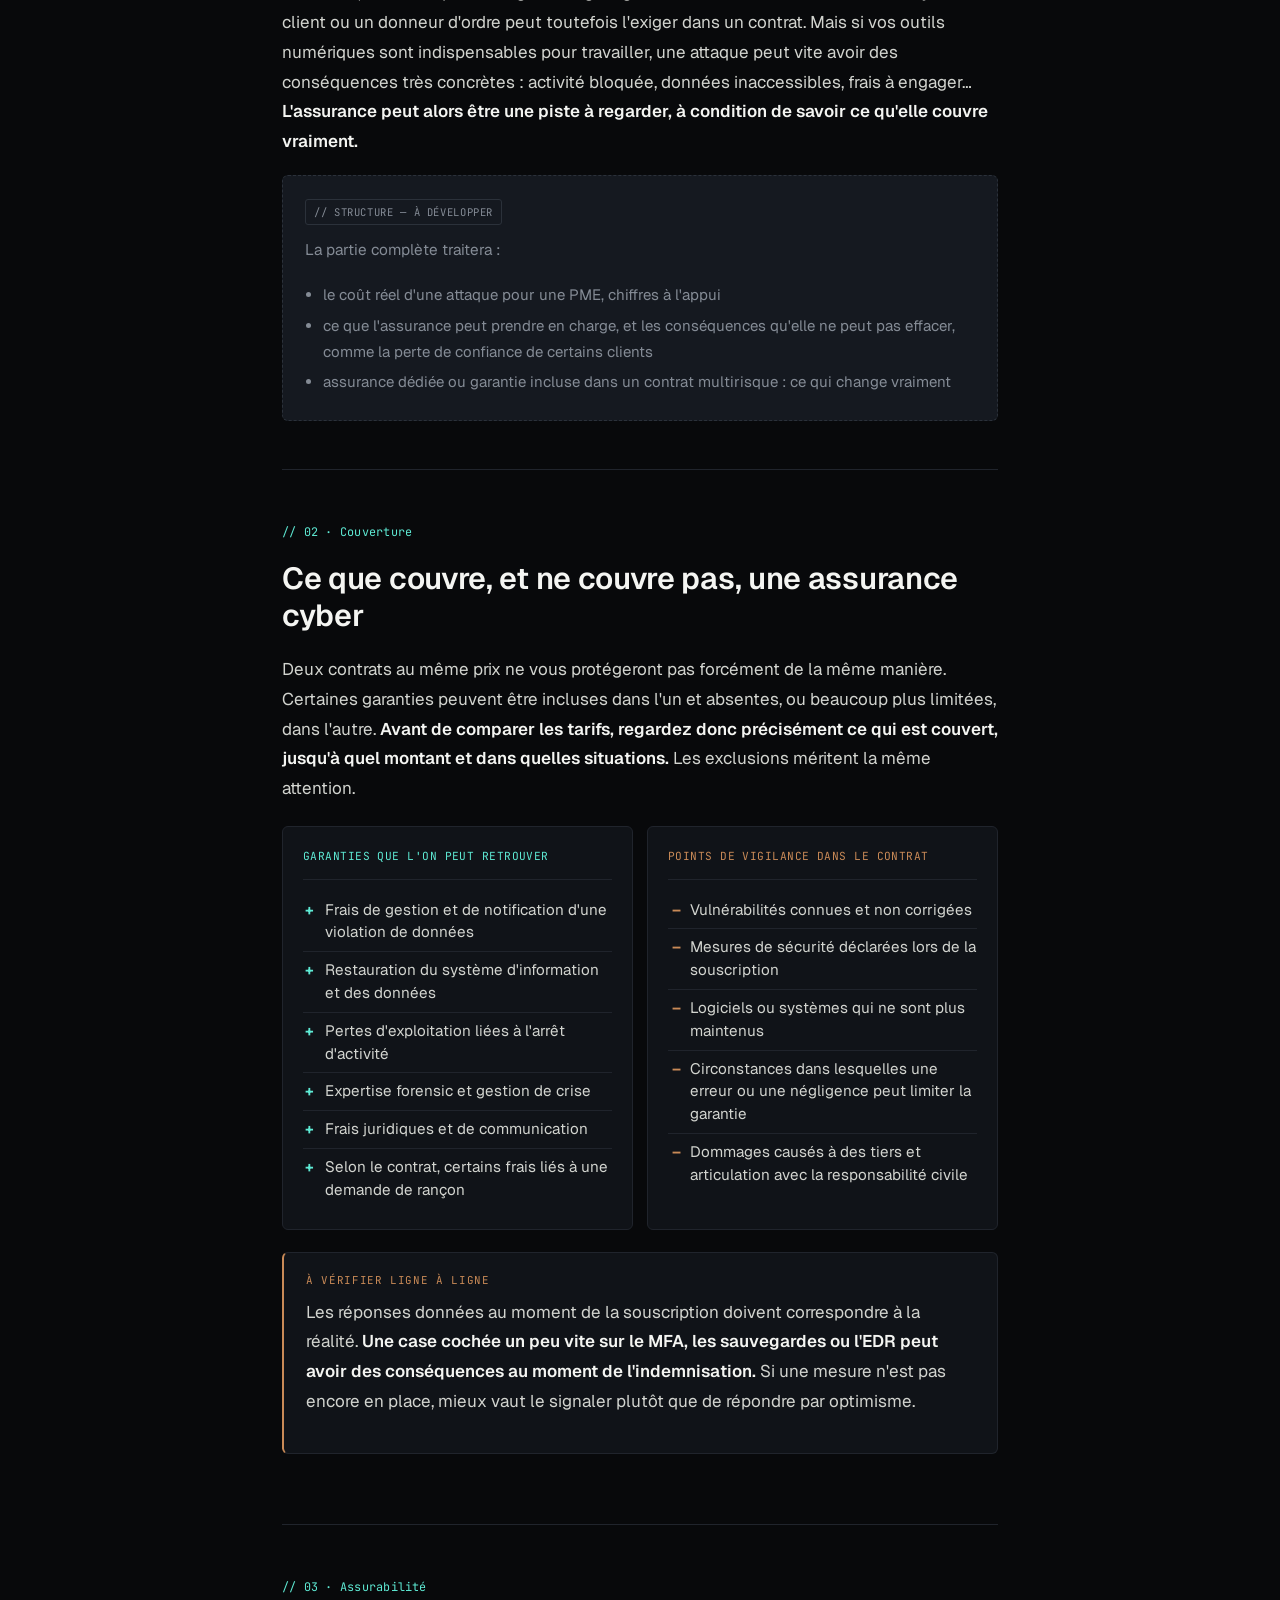
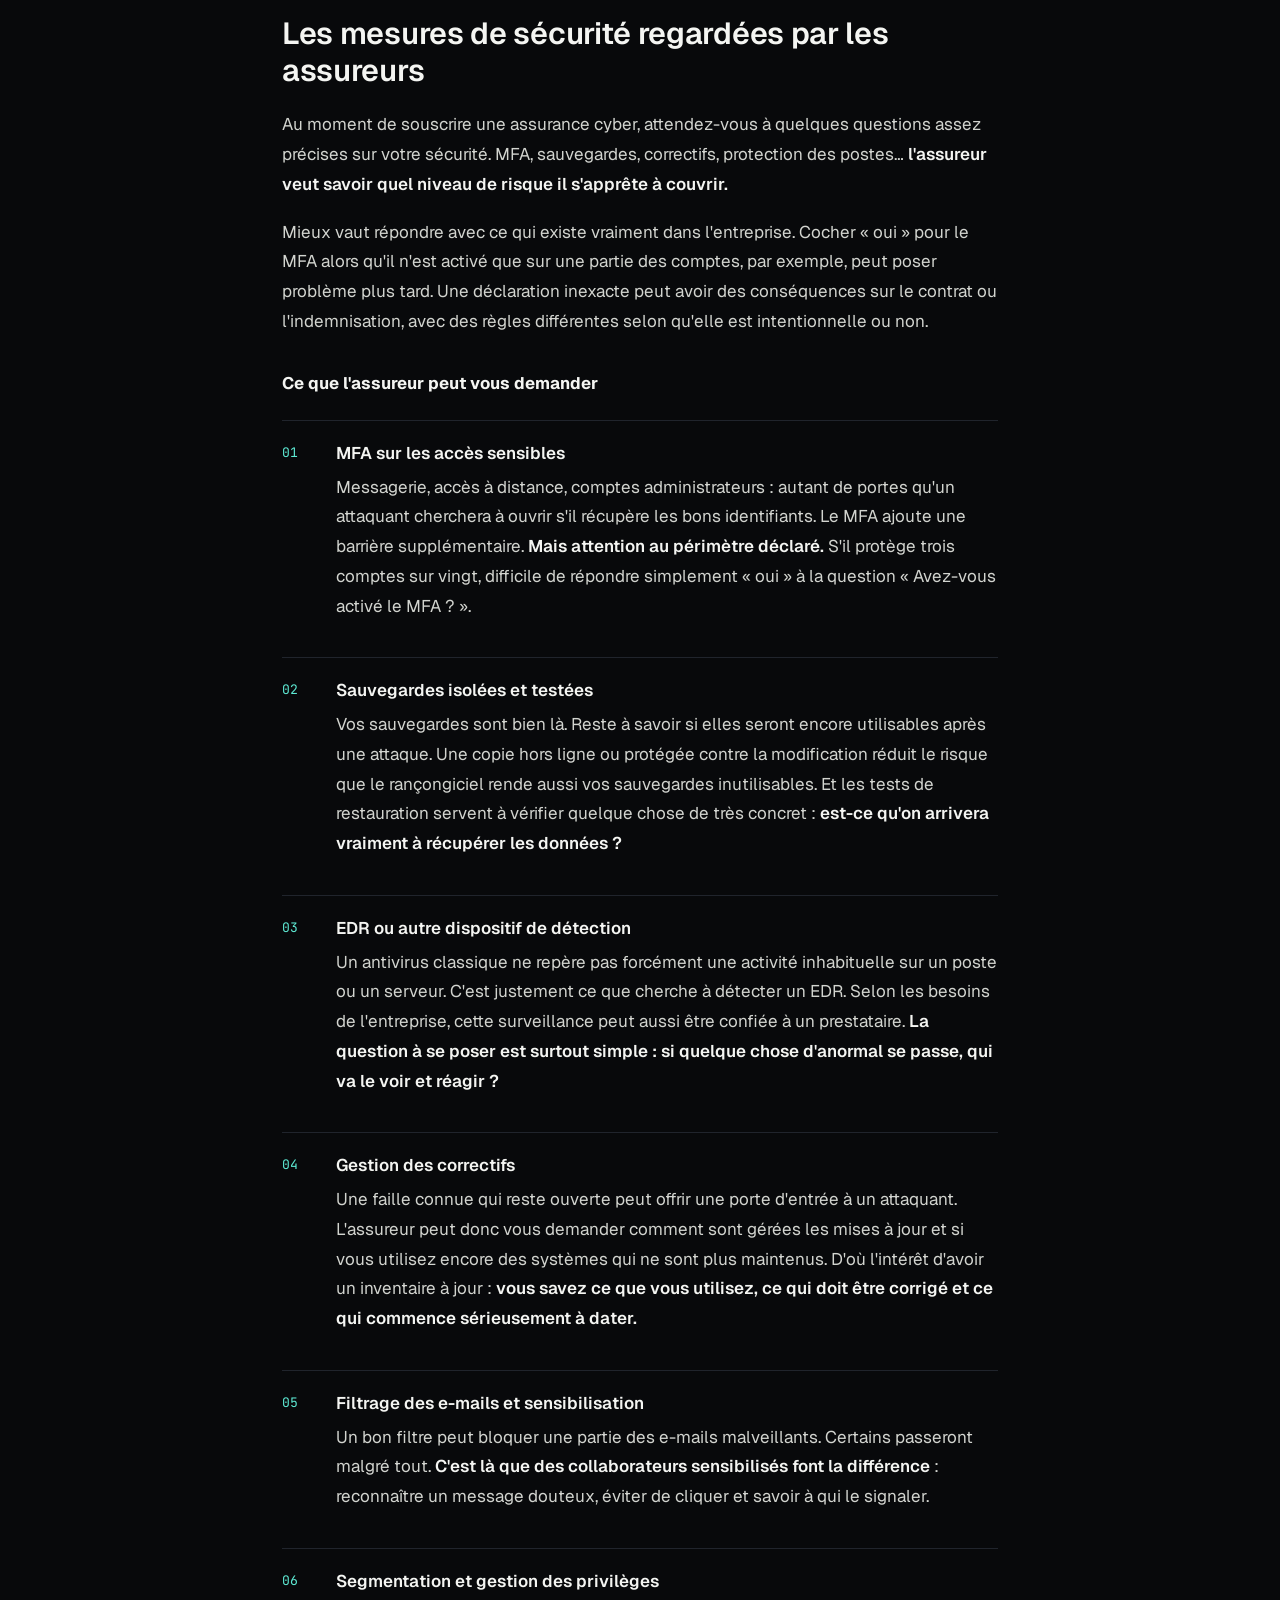
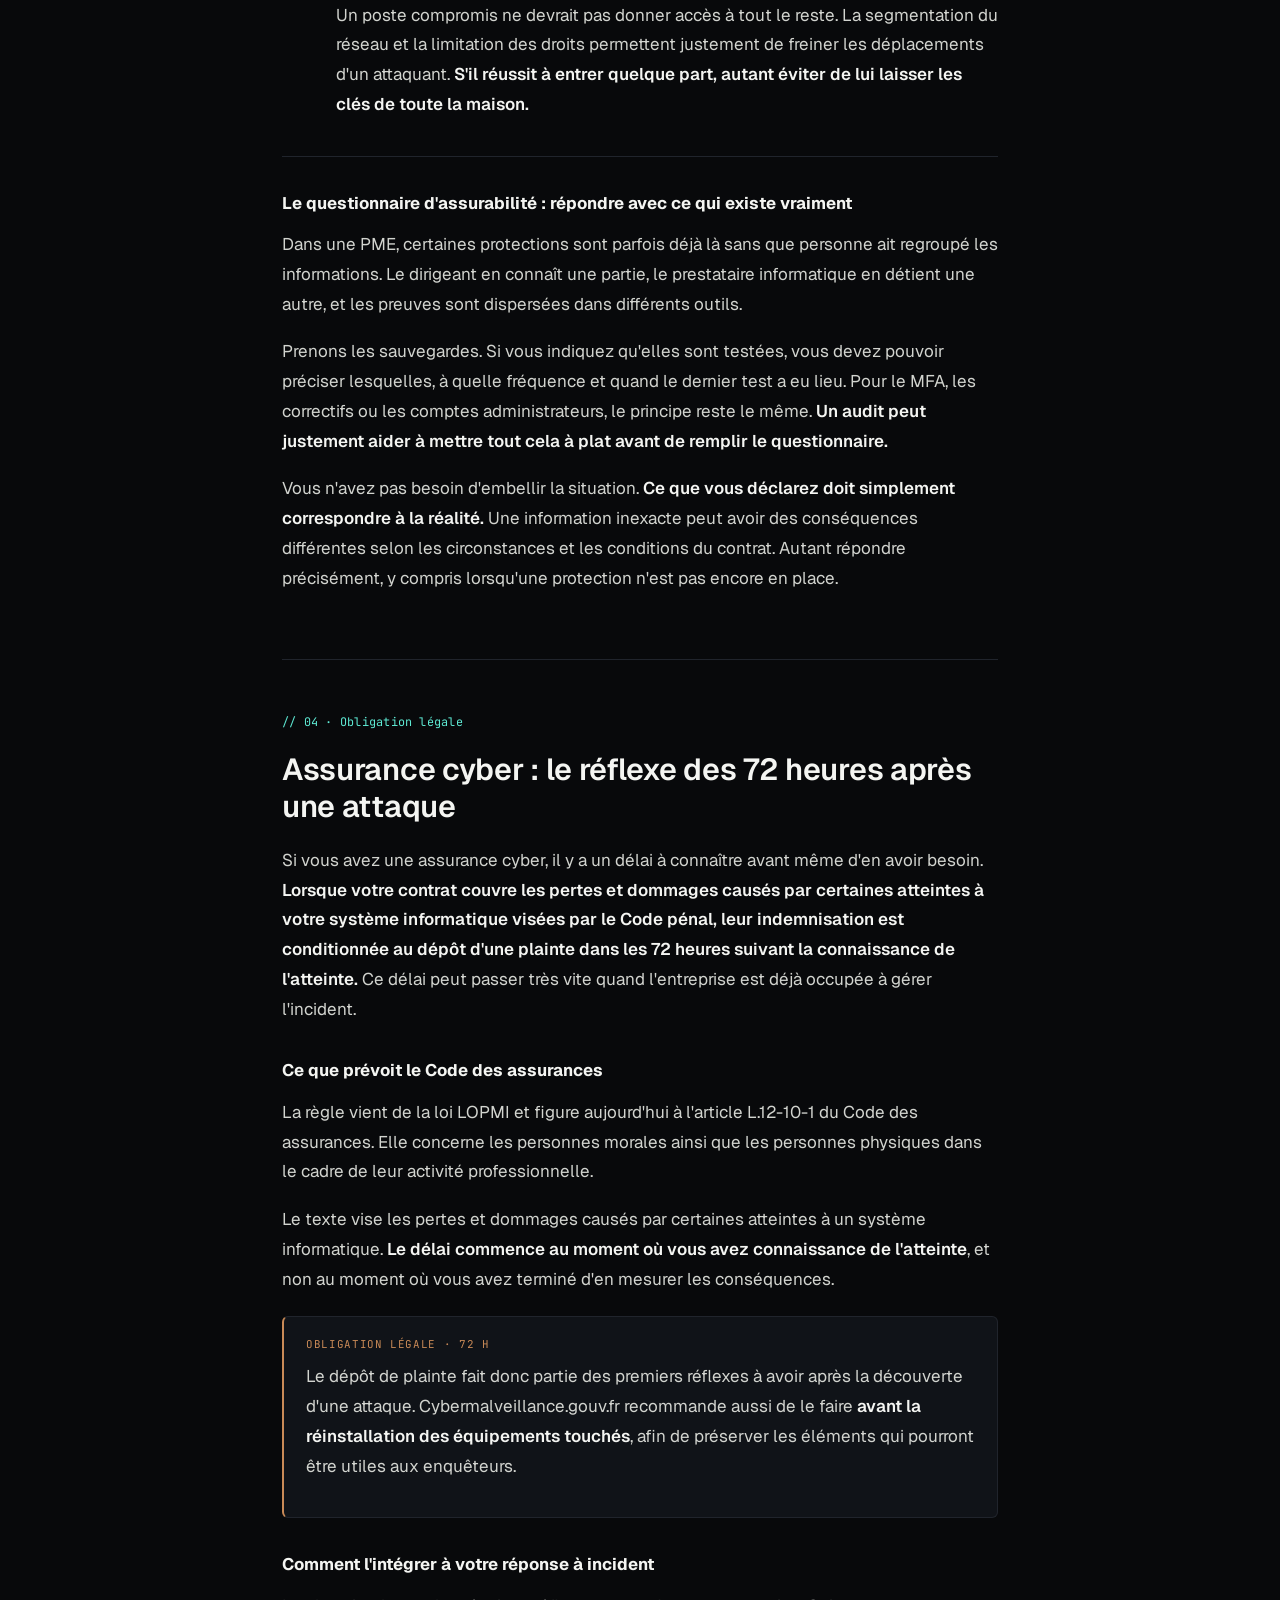
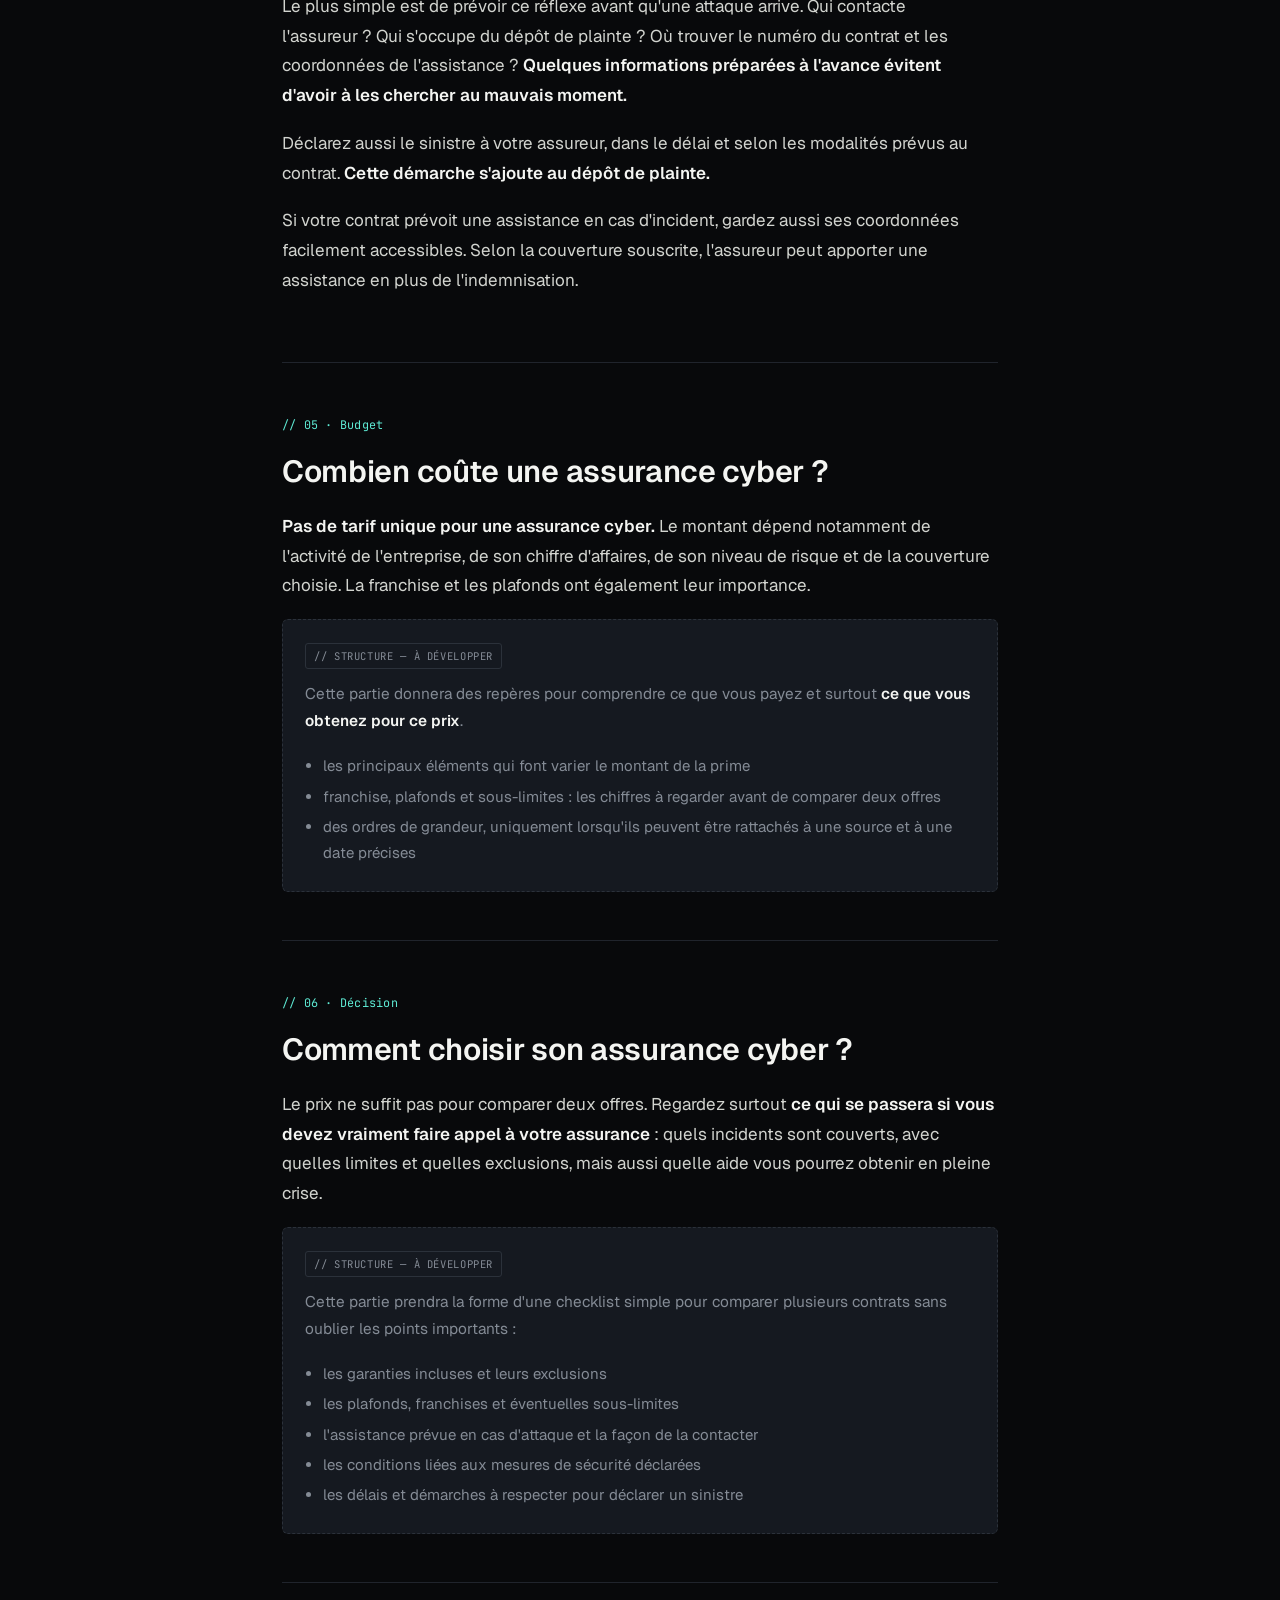
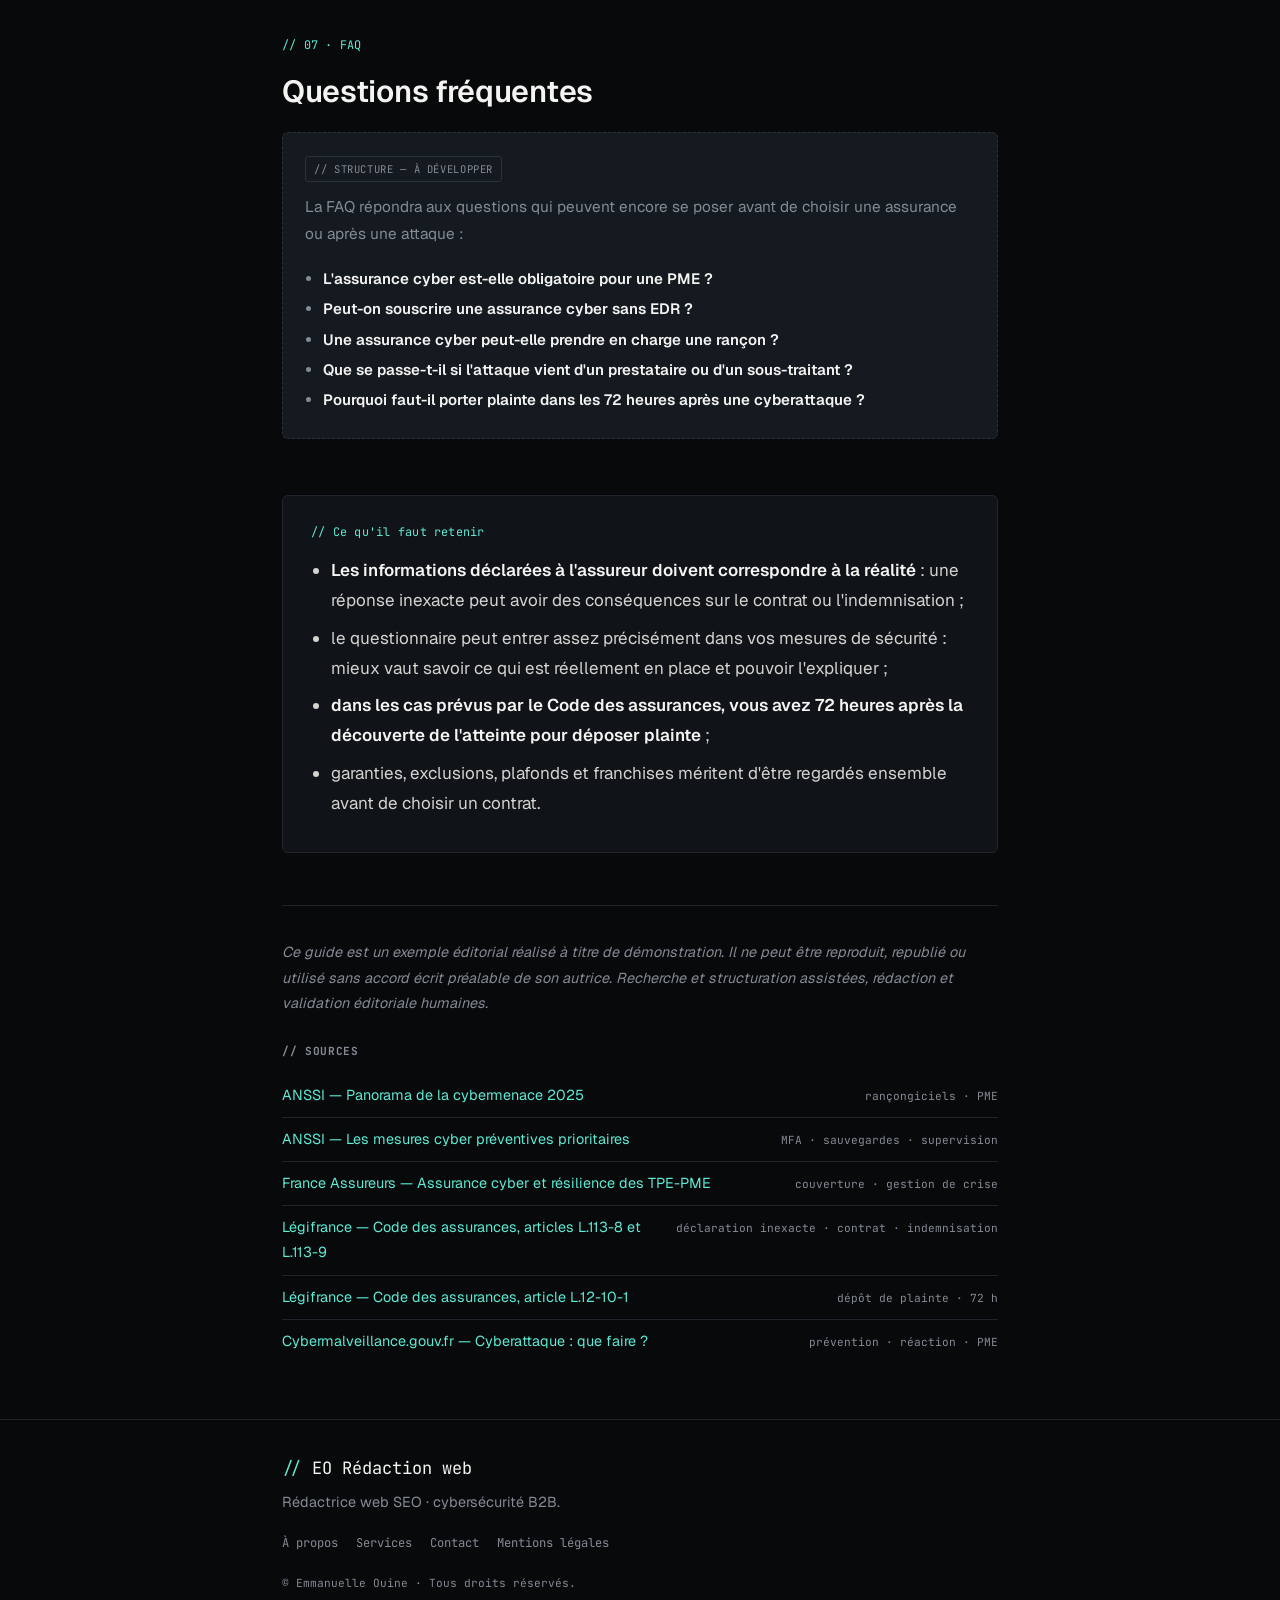
<file: guide-assurance-cyber-pme.html>
<!DOCTYPE html>
<html lang="fr">
<head>
<meta charset="UTF-8">
<meta name="viewport" content="width=device-width, initial-scale=1.0">
<meta name="theme-color" content="#08090b">
<title>Assurance cyber pour PME : bien se préparer avant de souscrire | EO Rédaction web</title>
<meta name="description" content="Garanties, exclusions, prérequis techniques et règle des 72 h : le guide pour préparer la souscription d'une assurance cyber pour une PME.">
<meta name="author" content="Emmanuelle Ouine">
<meta name="robots" content="index, follow, max-image-preview:large">
<link rel="canonical" href="https://eo-redaction-web.com/guide-assurance-cyber-pme.html">
<meta property="og:type" content="article">
<meta property="og:locale" content="fr_FR">
<meta property="og:title" content="Assurance cyber pour PME : bien se préparer avant de souscrire">
<meta property="og:description" content="Garanties, exclusions, prérequis techniques et règle des 72 h : le guide pour préparer la souscription d'une assurance cyber pour une PME.">
<meta property="og:url" content="https://eo-redaction-web.com/guide-assurance-cyber-pme.html">
<meta property="og:image" content="https://eo-redaction-web.com/assets/img/og-image.png">
<link rel="icon" type="image/svg+xml" href="data:image/svg+xml,%3Csvg xmlns='http://www.w3.org/2000/svg' viewBox='0 0 32 32'%3E%3Crect width='32' height='32' rx='6' fill='%2308090b'/%3E%3Ctext x='16' y='22' font-family='monospace' font-size='18' font-weight='700' fill='%235eead4' text-anchor='middle'%3E%2F%2F%3C/text%3E%3C/svg%3E">
<link rel="preconnect" href="https://fonts.googleapis.com">
<link rel="preconnect" href="https://fonts.gstatic.com" crossorigin>
<link href="https://fonts.googleapis.com/css2?family=Geist:wght@300;400;500;600;700&family=JetBrains+Mono:wght@400;500&family=Instrument+Serif:ital@0;1&display=swap" rel="stylesheet">
<style>
  :root{
    /* --- À AJUSTER SUR TA CHARTE --- */
    --accent:#5eead4;                                        /* accent réel du portfolio */
    --font-display:"Geist", system-ui, sans-serif;           /* titres */
    --font-serif:"Instrument Serif", Georgia, serif;         /* accents italiques dans les titres */
    --font-body:"Geist", system-ui, sans-serif;              /* corps */
    --font-mono:"JetBrains Mono", ui-monospace, monospace;   /* libellés // */
    /* -------------------------------- */

    --bg:#08090b;
    --surface:#101318;
    --surface-2:#151920;
    --line:#20242C;
    --line-2:#2B313A;
    --text:#D2D4CF;
    --bright:#F4F5F2;
    --muted:#848B95;
    --accent-soft:rgba(79,209,197,.12);
    --maxw:760px;
  }

  *{box-sizing:border-box}
  html{scroll-behavior:smooth}
  body{
    margin:0;background:var(--bg);color:var(--text);
    font-family:var(--font-body);font-size:17px;line-height:1.75;
    -webkit-font-smoothing:antialiased;text-rendering:optimizeLegibility;
  }
  a{color:inherit}
  strong,b{color:var(--bright);font-weight:600}

  .eyebrow{
    font-family:var(--font-mono);font-size:.74rem;letter-spacing:.02em;
    color:var(--accent);margin:0 0 14px;
  }

  .wrap{max-width:var(--maxw);margin:0 auto;padding:0 22px}

  /* ---- TOP BAR ---- */
  .topbar{border-bottom:1px solid var(--line)}
  .topbar__in{
    max-width:var(--maxw);margin:0 auto;padding:18px 22px;
    display:flex;justify-content:space-between;align-items:center;gap:16px;flex-wrap:wrap;
  }
  .brand{font-family:var(--font-mono);font-size:.86rem;color:var(--bright);text-decoration:none}
  .brand::before{content:"// ";color:var(--accent)}
  .topnav{display:flex;gap:20px;font-family:var(--font-mono);font-size:.76rem}
  .topnav a{color:var(--muted);text-decoration:none;transition:color .2s}
  .topnav a:hover{color:var(--accent)}

  /* ---- HEADER ---- */
  header.doc{padding:58px 0 8px}
  header.doc h1{
    font-family:var(--font-display);font-weight:600;
    font-size:clamp(1.95rem,5.2vw,3rem);line-height:1.1;letter-spacing:-.015em;
    color:var(--bright);margin:0 0 26px;
  }
  header.doc h1 em{color:var(--accent);font-style:italic;font-family:var(--font-serif);font-weight:400}
  .meta{
    display:flex;flex-wrap:wrap;gap:8px 26px;padding:18px 0;
    border-top:1px solid var(--line);border-bottom:1px solid var(--line);
    font-family:var(--font-mono);font-size:.72rem;color:var(--muted);
  }
  .meta b{color:var(--text);font-weight:500}
  .demo-chip{
    display:inline-block;margin-top:22px;
    font-family:var(--font-mono);font-size:.66rem;letter-spacing:.1em;text-transform:uppercase;
    color:var(--accent);border:1px solid var(--line-2);border-radius:3px;padding:5px 10px;
  }

  /* ---- EN BREF ---- */
  .enbref{
    margin:38px 0 8px;padding:24px 26px;
    background:var(--surface);border:1px solid var(--line);border-left:2px solid var(--accent);border-radius:6px;
  }
  .enbref p{margin:0;font-size:1.02rem;line-height:1.7}

  /* ---- SOMMAIRE ---- */
  .toc{margin:40px 0;padding:26px 28px;background:var(--surface);border:1px solid var(--line);border-radius:6px}
  .toc ol{list-style:none;margin:0;padding:0;counter-reset:t}
  .toc li{counter-increment:t;border-top:1px solid var(--line);padding:11px 0}
  .toc li:first-child{border-top:none;padding-top:0}
  .toc li:last-child{padding-bottom:0}
  .toc a{display:flex;gap:14px;align-items:baseline;text-decoration:none;color:var(--text);font-weight:500}
  .toc a::before{content:counter(t,decimal-leading-zero);font-family:var(--font-mono);font-size:.78rem;color:var(--accent)}
  .toc a:hover{color:var(--accent)}
  .toc .sub{margin:6px 0 0 32px;font-family:var(--font-mono);font-size:.72rem;color:var(--muted)}

  /* ---- SECTIONS ---- */
  section.part{padding:52px 0 4px;border-top:1px solid var(--line);margin-top:44px}
  section.part h2{
    font-family:var(--font-display);font-weight:600;
    font-size:clamp(1.45rem,3.6vw,1.9rem);line-height:1.2;letter-spacing:-.01em;
    color:var(--bright);margin:0 0 22px;
  }
  section.part h3{font-size:1.05rem;font-weight:700;color:var(--bright);margin:32px 0 12px}
  section.part p{margin:0 0 18px}

  /* ---- PANELS couvert/exclu ---- */
  .panels{display:grid;grid-template-columns:1fr;gap:14px;margin:22px 0}
  @media(min-width:600px){.panels{grid-template-columns:1fr 1fr}}
  .panel{background:var(--surface);border:1px solid var(--line);border-radius:6px;padding:20px}
  .panel__h{font-family:var(--font-mono);font-size:.7rem;letter-spacing:.04em;text-transform:uppercase;padding-bottom:12px;margin-bottom:12px;border-bottom:1px solid var(--line)}
  .panel--ok .panel__h{color:var(--accent)}
  .panel--no .panel__h{color:#C98A57}
  .panel ul{list-style:none;margin:0;padding:0}
  .panel li{position:relative;padding:7px 0 7px 22px;font-size:.95rem;line-height:1.5;border-top:1px solid var(--line)}
  .panel li:first-child{border-top:none}
  .panel--ok li::before{content:"+";position:absolute;left:2px;color:var(--accent);font-weight:700}
  .panel--no li::before{content:"–";position:absolute;left:4px;color:#C98A57;font-weight:700}

  /* ---- SOCLE (controls) ---- */
  .socle{margin:22px 0;border-top:1px solid var(--line)}
  .item{display:grid;grid-template-columns:40px 1fr;gap:14px;padding:18px 0;border-bottom:1px solid var(--line)}
  .item__n{font-family:var(--font-mono);font-size:.82rem;color:var(--accent);padding-top:3px}
  .item p{margin:0}
  .item b{display:block;margin-bottom:4px}

  /* ---- CALLOUT ---- */
  .callout{background:var(--surface);border:1px solid var(--line);border-left:2px solid #C98A57;border-radius:6px;padding:18px 22px;margin:22px 0}
  .callout .k{font-family:var(--font-mono);font-size:.68rem;letter-spacing:.06em;text-transform:uppercase;color:#C98A57;display:block;margin-bottom:8px}
  .callout p{margin:0}
  .callout p+p{margin-top:10px}

  /* ---- STRUCTURE card ---- */
  .struct{background:var(--surface-2);border:1px dashed var(--line-2);border-radius:6px;padding:20px 22px}
  .struct .flag{display:inline-block;font-family:var(--font-mono);font-size:.66rem;letter-spacing:.06em;text-transform:uppercase;color:var(--muted);border:1px solid var(--line-2);border-radius:3px;padding:3px 8px;margin-bottom:12px}
  .struct p{margin:0 0 10px;color:var(--muted);font-size:.96rem}
  .struct ul{margin:6px 0 0;padding-left:18px;color:var(--muted);font-size:.94rem}
  .struct li{margin:4px 0}
  .src{font-family:var(--font-mono);font-size:.72em;color:#C98A57;background:rgba(201,138,87,.1);border-radius:3px;padding:1px 6px;white-space:nowrap}

  /* ---- RETENIR ---- */
  .retenir{margin:52px 0 0;padding:26px 28px;background:var(--surface);border:1px solid var(--line);border-radius:6px}
  .retenir ul{margin:8px 0 0;padding-left:20px}
  .retenir li{margin:8px 0}

  /* ---- COLOPHON ---- */
  .colophon{margin-top:52px;padding-top:34px;border-top:1px solid var(--line)}
  .disclaimer{font-size:.9rem;color:var(--muted);font-style:italic;margin:0 0 26px}
  .sources h4{font-family:var(--font-mono);font-size:.7rem;letter-spacing:.06em;text-transform:uppercase;color:var(--muted);margin:0 0 12px}
  .sources ul{list-style:none;margin:0;padding:0}
  .sources li{padding:9px 0;border-top:1px solid var(--line);font-size:.9rem;display:grid;grid-template-columns:1fr auto;gap:12px;align-items:baseline}
  .sources li:first-child{border-top:none}
  .sources a{color:var(--accent);text-decoration:none}
  .sources a:hover{color:var(--accent)}
  .sources .tag{font-family:var(--font-mono);font-size:.7rem;color:var(--muted);white-space:nowrap}

  /* ---- FOOTER ---- */
  footer.site{border-top:1px solid var(--line);margin-top:56px}
  footer.site .in{max-width:var(--maxw);margin:0 auto;padding:34px 22px 48px}
  footer.site .b{font-family:var(--font-mono);color:var(--bright);margin-bottom:6px}
  footer.site .b::before{content:"// ";color:var(--accent)}
  footer.site .tag{color:var(--muted);font-size:.9rem;margin-bottom:18px}
  footer.site nav{display:flex;flex-wrap:wrap;gap:18px;font-family:var(--font-mono);font-size:.76rem}
  footer.site nav a{color:var(--muted);text-decoration:none}
  footer.site nav a:hover{color:var(--accent)}
  footer.site .copy{margin-top:20px;font-family:var(--font-mono);font-size:.7rem;color:var(--muted)}

  a:focus-visible{outline:2px solid var(--accent);outline-offset:3px;border-radius:2px}
  @media(prefers-reduced-motion:reduce){html{scroll-behavior:auto}*{transition:none!important}}
  @media print{
    :root{--bg:#fff;--surface:#f6f6f4;--surface-2:#f6f6f4;--text:#1a1a1a;--bright:#000;--muted:#555;--line:#ccc;--line-2:#bbb}
    body{font-size:11pt}.topbar,.topnav,.demo-chip,footer.site{display:none}
  }

  /* ---- PROTECTION ANTI-COPIE (cohérent avec le reste du portfolio) ---- */
  .article-content,
  .article-content *{
    -webkit-user-select:none;-moz-user-select:none;-ms-user-select:none;user-select:none;
    -webkit-touch-callout:none;
  }
</style>
</head>
<body>

<div class="topbar">
  <div class="topbar__in">
    <a class="brand" href="index.html">EO Rédaction web</a>
    <nav class="topnav">
      <a href="index.html">← Retour au portfolio</a>
      <a href="index.html#contact">Me contacter</a>
    </nav>
  </div>
</div>

<main>
  <div class="wrap article-content">

  <header class="doc">
    <p class="eyebrow">// Guide pratique · Cybersécurité B2B</p>
    <h1>Assurance cyber pour PME : bien se préparer <em>avant de souscrire</em></h1>
    <div class="meta">
      <span>Format <b>Guide pratique</b></span>
      <span>Lecture <b>~12 min</b></span>
      <span>Public <b>Dirigeants &amp; DAF de PME</b></span>
      <span>Mise à jour <b>Août 2026</b></span>
    </div>
    <span class="demo-chip">Démonstration éditoriale · sections balisées</span>
  </header>

<!-- EN BREF -->
<div class="enbref">
  <p class="eyebrow">// En bref</p>
  <p>
    <strong>Une assurance cyber peut aider à limiter la facture après une attaque. Mais elle ne couvre pas tout, ni dans toutes les situations.</strong> Les garanties dépendent du contrat, et l'assureur va aussi s'intéresser aux protections déjà en place dans votre entreprise.
  </p>
  <p>
    Avant de souscrire, mieux vaut donc savoir ce que vous signez et préparer les informations qui vous seront demandées. Et si une attaque survient, le délai de 72&nbsp;heures pour porter plainte peut compter pour l'indemnisation.
  </p>
</div>

  <!-- SOMMAIRE -->
  <nav class="toc" aria-label="Sommaire">
    <p class="eyebrow">// Sommaire</p>
    <ol>
      <li><a href="#s1">Votre PME a-t-elle vraiment besoin d'une assurance cyber ?</a></li>
      <li>
        <a href="#s2">Ce que couvre, et ne couvre pas, une assurance cyber</a>
        <div class="sub">garanties possibles · points de vigilance</div>
      </li>
      <li>
        <a href="#s3">Les mesures de sécurité regardées par les assureurs</a>
        <div class="sub">mesures de sécurité · questionnaire d'assurabilité</div>
      </li>
      <li>
        <a href="#s4">La règle des 72 heures</a>
        <div class="sub">loi LOPMI · réponse à incident</div>
      </li>
      <li><a href="#s5">Combien coûte une assurance cyber ?</a></li>
      <li><a href="#s6">Comment choisir : les critères qui comptent</a></li>
      <li><a href="#s7">Questions fréquentes</a></li>
    </ol>
  </nav>

<!-- S1 -->
<section class="part" id="s1">
  <p class="eyebrow">// 01 · Pourquoi s'assurer</p>

  <h2>Votre PME a-t-elle vraiment besoin d'une assurance cyber&nbsp;?</h2>

 <p>
  Les PME sont loin d'être épargnées par les rançongiciels. D'après le <strong>Panorama de la cybermenace 2025 de l'ANSSI</strong>, les TPE, PME et ETI représentent <strong>48&nbsp;% des victimes de rançongiciels portées à la connaissance de l'Agence en 2025, contre 37&nbsp;% en 2024</strong>.
</p>

  <p>
    En France, il n'existe pas d'obligation légale générale de souscrire une assurance cyber. Un client ou un donneur d'ordre peut toutefois l'exiger dans un contrat. Mais si vos outils numériques sont indispensables pour travailler, une attaque peut vite avoir des conséquences très concrètes&nbsp;: activité bloquée, données inaccessibles, frais à engager… <strong>L'assurance peut alors être une piste à regarder, à condition de savoir ce qu'elle couvre vraiment.</strong>
  </p>

  <div class="struct">
    <span class="flag">// Structure — à développer</span>
    <p>La partie complète traitera&nbsp;:</p>
    <ul>
      <li>le coût réel d'une attaque pour une PME, chiffres à l'appui</li>
      <li>ce que l'assurance peut prendre en charge, et les conséquences qu'elle ne peut pas effacer, comme la perte de confiance de certains clients</li>
      <li>assurance dédiée ou garantie incluse dans un contrat multirisque&nbsp;: ce qui change vraiment</li>
    </ul>
  </div>
</section>

<!-- S2 -->
<section class="part" id="s2">
  <p class="eyebrow">// 02 · Couverture</p>

  <h2>Ce que couvre, et ne couvre pas, une assurance cyber</h2>

  <p>
    Deux contrats au même prix ne vous protégeront pas forcément de la même manière. Certaines garanties peuvent être incluses dans l'un et absentes, ou beaucoup plus limitées, dans l'autre. <strong>Avant de comparer les tarifs, regardez donc précisément ce qui est couvert, jusqu'à quel montant et dans quelles situations.</strong> Les exclusions méritent la même attention.
  </p>

  <div class="panels">
    <div class="panel panel--ok">
      <div class="panel__h">Garanties que l'on peut retrouver</div>
      <ul>
        <li>Frais de gestion et de notification d'une violation de données</li>
        <li>Restauration du système d'information et des données</li>
        <li>Pertes d'exploitation liées à l'arrêt d'activité</li>
        <li>Expertise forensic et gestion de crise</li>
        <li>Frais juridiques et de communication</li>
        <li>Selon le contrat, certains frais liés à une demande de rançon</li>
      </ul>
    </div>

    <div class="panel panel--no">
  <div class="panel__h">Points de vigilance dans le contrat</div>
  <ul>
    <li>Vulnérabilités connues et non corrigées</li>
    <li>Mesures de sécurité déclarées lors de la souscription</li>
    <li>Logiciels ou systèmes qui ne sont plus maintenus</li>
    <li>Circonstances dans lesquelles une erreur ou une négligence peut limiter la garantie</li>
    <li>Dommages causés à des tiers et articulation avec la responsabilité civile</li>
  </ul>
</div>
</div>

 

  <div class="callout">
    <span class="k">À vérifier ligne à ligne</span>
    <p>
      Les réponses données au moment de la souscription doivent correspondre à la réalité. <strong>Une case cochée un peu vite sur le MFA, les sauvegardes ou l'EDR peut avoir des conséquences au moment de l'indemnisation.</strong> Si une mesure n'est pas encore en place, mieux vaut le signaler plutôt que de répondre par optimisme.
    </p>
  </div>
</section>
 <!-- S3 -->
<section class="part" id="s3">
  <p class="eyebrow">// 03 · Assurabilité</p>

  <h2>Les mesures de sécurité regardées par les assureurs</h2>

  <p>
    Au moment de souscrire une assurance cyber, attendez-vous à quelques questions assez précises sur votre sécurité. MFA, sauvegardes, correctifs, protection des postes… <strong>l'assureur veut savoir quel niveau de risque il s'apprête à couvrir.</strong>
  </p>

  <p>
    Mieux vaut répondre avec ce qui existe vraiment dans l'entreprise. Cocher «&nbsp;oui&nbsp;» pour le MFA alors qu'il n'est activé que sur une partie des comptes, par exemple, peut poser problème plus tard. Une déclaration inexacte peut avoir des conséquences sur le contrat ou l'indemnisation, avec des règles différentes selon qu'elle est intentionnelle ou non.
  </p>

  <h3>Ce que l'assureur peut vous demander</h3>

  <div class="socle">

    <div class="item">
      <div class="item__n">01</div>
      <p>
        <b>MFA sur les accès sensibles</b>
        Messagerie, accès à distance, comptes administrateurs&nbsp;: autant de portes qu'un attaquant cherchera à ouvrir s'il récupère les bons identifiants. Le MFA ajoute une barrière supplémentaire. <strong>Mais attention au périmètre déclaré.</strong> S'il protège trois comptes sur vingt, difficile de répondre simplement «&nbsp;oui&nbsp;» à la question «&nbsp;Avez-vous activé le MFA&nbsp;?&nbsp;».
      </p>
    </div>

    <div class="item">
      <div class="item__n">02</div>
      <p>
        <b>Sauvegardes isolées et testées</b>
        Vos sauvegardes sont bien là. Reste à savoir si elles seront encore utilisables après une attaque. Une copie hors ligne ou protégée contre la modification réduit le risque que le rançongiciel rende aussi vos sauvegardes inutilisables. Et les tests de restauration servent à vérifier quelque chose de très concret&nbsp;: <strong>est-ce qu'on arrivera vraiment à récupérer les données&nbsp;?</strong>
      </p>
    </div>

    <div class="item">
      <div class="item__n">03</div>
      <p>
        <b>EDR ou autre dispositif de détection</b>
        Un antivirus classique ne repère pas forcément une activité inhabituelle sur un poste ou un serveur. C'est justement ce que cherche à détecter un EDR. Selon les besoins de l'entreprise, cette surveillance peut aussi être confiée à un prestataire. <strong>La question à se poser est surtout simple&nbsp;: si quelque chose d'anormal se passe, qui va le voir et réagir&nbsp;?</strong>
      </p>
    </div>

    <div class="item">
      <div class="item__n">04</div>
      <p>
        <b>Gestion des correctifs</b>
        Une faille connue qui reste ouverte peut offrir une porte d'entrée à un attaquant. L'assureur peut donc vous demander comment sont gérées les mises à jour et si vous utilisez encore des systèmes qui ne sont plus maintenus. D'où l'intérêt d'avoir un inventaire à jour&nbsp;: <strong>vous savez ce que vous utilisez, ce qui doit être corrigé et ce qui commence sérieusement à dater.</strong>
      </p>
    </div>

    <div class="item">
      <div class="item__n">05</div>
      <p>
        <b>Filtrage des e-mails et sensibilisation</b>
        Un bon filtre peut bloquer une partie des e-mails malveillants. Certains passeront malgré tout. <strong>C'est là que des collaborateurs sensibilisés font la différence</strong>&nbsp;: reconnaître un message douteux, éviter de cliquer et savoir à qui le signaler.
      </p>
    </div>

    <div class="item">
      <div class="item__n">06</div>
      <p>
        <b>Segmentation et gestion des privilèges</b>
        Un poste compromis ne devrait pas donner accès à tout le reste. La segmentation du réseau et la limitation des droits permettent justement de freiner les déplacements d'un attaquant. <strong>S'il réussit à entrer quelque part, autant éviter de lui laisser les clés de toute la maison.</strong>
      </p>
    </div>

  </div>

  <h3>Le questionnaire d'assurabilité&nbsp;: répondre avec ce qui existe vraiment</h3>

  <p>
    Dans une PME, certaines protections sont parfois déjà là sans que personne ait regroupé les informations. Le dirigeant en connaît une partie, le prestataire informatique en détient une autre, et les preuves sont dispersées dans différents outils.
  </p>

  <p>
    Prenons les sauvegardes. Si vous indiquez qu'elles sont testées, vous devez pouvoir préciser lesquelles, à quelle fréquence et quand le dernier test a eu lieu. Pour le MFA, les correctifs ou les comptes administrateurs, le principe reste le même. <strong>Un audit peut justement aider à mettre tout cela à plat avant de remplir le questionnaire.</strong>
  </p>

  <p>
    Vous n'avez pas besoin d'embellir la situation. <strong>Ce que vous déclarez doit simplement correspondre à la réalité.</strong> Une information inexacte peut avoir des conséquences différentes selon les circonstances et les conditions du contrat. Autant répondre précisément, y compris lorsqu'une protection n'est pas encore en place.
  </p>
</section>
  <!-- S4 -->
<section class="part" id="s4">
  <p class="eyebrow">// 04 · Obligation légale</p>

  <h2>Assurance cyber&nbsp;: le réflexe des 72 heures après une attaque</h2>

  <p>
  Si vous avez une assurance cyber, il y a un délai à connaître avant même d'en avoir besoin. <strong>Lorsque votre contrat couvre les pertes et dommages causés par certaines atteintes à votre système informatique visées par le Code pénal, leur indemnisation est conditionnée au dépôt d'une plainte dans les 72&nbsp;heures suivant la connaissance de l'atteinte.</strong> Ce délai peut passer très vite quand l'entreprise est déjà occupée à gérer l'incident.
</p>
  <h3>Ce que prévoit le Code des assurances</h3>

  <p>
    La règle vient de la loi LOPMI et figure aujourd'hui à l'article L.12-10-1 du Code des assurances. Elle concerne les personnes morales ainsi que les personnes physiques dans le cadre de leur activité professionnelle.
  </p>

  <p>
    Le texte vise les pertes et dommages causés par certaines atteintes à un système informatique. <strong>Le délai commence au moment où vous avez connaissance de l'atteinte</strong>, et non au moment où vous avez terminé d'en mesurer les conséquences.
  </p>

  <div class="callout">
    <span class="k">Obligation légale · 72 h</span>
    <p>
      Le dépôt de plainte fait donc partie des premiers réflexes à avoir après la découverte d'une attaque. Cybermalveillance.gouv.fr recommande aussi de le faire <strong>avant la réinstallation des équipements touchés</strong>, afin de préserver les éléments qui pourront être utiles aux enquêteurs.
    </p>
  </div>

  <h3>Comment l'intégrer à votre réponse à incident</h3>

   <p>
    Le plus simple est de prévoir ce réflexe avant qu'une attaque arrive. Qui contacte l'assureur&nbsp;? Qui s'occupe du dépôt de plainte&nbsp;? Où trouver le numéro du contrat et les coordonnées de l'assistance&nbsp;? <strong>Quelques informations préparées à l'avance évitent d'avoir à les chercher au mauvais moment.</strong>
  </p>

  <p>
    Déclarez aussi le sinistre à votre assureur, dans le délai et selon les modalités prévus au contrat. <strong>Cette démarche s'ajoute au dépôt de plainte.</strong>
  </p>

  <p>
    Si votre contrat prévoit une assistance en cas d'incident, gardez aussi ses coordonnées facilement accessibles. Selon la couverture souscrite, l'assureur peut apporter une assistance en plus de l'indemnisation.
  </p>
</section>

  <!-- S5 -->
<section class="part" id="s5">
  <p class="eyebrow">// 05 · Budget</p>

  <h2>Combien coûte une assurance cyber&nbsp;?</h2>

  <p>
    <strong>Pas de tarif unique pour une assurance cyber.</strong> Le montant dépend notamment de l'activité de l'entreprise, de son chiffre d'affaires, de son niveau de risque et de la couverture choisie. La franchise et les plafonds ont également leur importance.
  </p>

  <div class="struct">
    <span class="flag">// Structure — à développer</span>

    <p>
      Cette partie donnera des repères pour comprendre ce que vous payez et surtout <strong>ce que vous obtenez pour ce prix</strong>.
    </p>

    <ul>
      <li>les principaux éléments qui font varier le montant de la prime</li>
      <li>franchise, plafonds et sous-limites&nbsp;: les chiffres à regarder avant de comparer deux offres</li>
      <li>des ordres de grandeur, uniquement lorsqu'ils peuvent être rattachés à une source et à une date précises</li>
    </ul>
  </div>
</section>

 <!-- S6 -->
<section class="part" id="s6">
  <p class="eyebrow">// 06 · Décision</p>

  <h2>Comment choisir son assurance cyber&nbsp;?</h2>

  <p>
    Le prix ne suffit pas pour comparer deux offres. Regardez surtout <strong>ce qui se passera si vous devez vraiment faire appel à votre assurance</strong>&nbsp;: quels incidents sont couverts, avec quelles limites et quelles exclusions, mais aussi quelle aide vous pourrez obtenir en pleine crise.
  </p>

  <div class="struct">
    <span class="flag">// Structure — à développer</span>

    <p>
      Cette partie prendra la forme d'une checklist simple pour comparer plusieurs contrats sans oublier les points importants&nbsp;:
    </p>

    <ul>
      <li>les garanties incluses et leurs exclusions</li>
      <li>les plafonds, franchises et éventuelles sous-limites</li>
      <li>l'assistance prévue en cas d'attaque et la façon de la contacter</li>
      <li>les conditions liées aux mesures de sécurité déclarées</li>
      <li>les délais et démarches à respecter pour déclarer un sinistre</li>
    </ul>
  </div>
</section>

  <!-- S7 -->
<section class="part" id="s7">
  <p class="eyebrow">// 07 · FAQ</p>

  <h2>Questions fréquentes</h2>

  <div class="struct">
    <span class="flag">// Structure — à développer</span>

    <p>
      La FAQ répondra aux questions qui peuvent encore se poser avant de choisir une assurance ou après une attaque&nbsp;:
    </p>

    <ul>
      <li><strong>L'assurance cyber est-elle obligatoire pour une PME&nbsp;?</strong></li>
      <li><strong>Peut-on souscrire une assurance cyber sans EDR&nbsp;?</strong></li>
      <li><strong>Une assurance cyber peut-elle prendre en charge une rançon&nbsp;?</strong></li>
      <li><strong>Que se passe-t-il si l'attaque vient d'un prestataire ou d'un sous-traitant&nbsp;?</strong></li>
      <li><strong>Pourquoi faut-il porter plainte dans les 72&nbsp;heures après une cyberattaque&nbsp;?</strong></li>
    </ul>
  </div>
</section>

 <!-- CE QU'IL FAUT RETENIR -->
<div class="retenir">
  <p class="eyebrow">// Ce qu'il faut retenir</p>

  <ul>
    <li>
      <strong>Les informations déclarées à l'assureur doivent correspondre à la réalité</strong>&nbsp;: une réponse inexacte peut avoir des conséquences sur le contrat ou l'indemnisation&nbsp;;
    </li>
    <li>
      le questionnaire peut entrer assez précisément dans vos mesures de sécurité&nbsp;: mieux vaut savoir ce qui est réellement en place et pouvoir l'expliquer&nbsp;;
    </li>
    <li>
      <strong>dans les cas prévus par le Code des assurances, vous avez 72&nbsp;heures après la découverte de l'atteinte pour déposer plainte</strong>&nbsp;;
    </li>
    <li>
      garanties, exclusions, plafonds et franchises méritent d'être regardés ensemble avant de choisir un contrat.
    </li>
  </ul>
</div>

 <!-- COLOPHON -->
<div class="colophon">
  <p class="disclaimer">
    Ce guide est un exemple éditorial réalisé à titre de démonstration. Il ne peut être reproduit, republié ou utilisé sans accord écrit préalable de son autrice. Recherche et structuration assistées, rédaction et validation éditoriale humaines.
  </p>

  <div class="sources">
    <h4>// Sources</h4>
    <ul>
      <li>
        <a href="https://www.cert.ssi.gouv.fr/uploads/CERTFR-2026-CTI-002.pdf" target="_blank" rel="noopener noreferrer">
          ANSSI — Panorama de la cybermenace 2025
        </a>
        <span class="tag">rançongiciels · PME</span>
      </li>

      <li>
        <a href="https://messervices.cyber.gouv.fr/guides/les-mesures-cyber-preventives-prioritaires" target="_blank" rel="noopener noreferrer">
          ANSSI — Les mesures cyber préventives prioritaires
        </a>
        <span class="tag">MFA · sauvegardes · supervision</span>
      </li>

      <li>
        <a href="https://www.franceassureurs.fr/actualites/cyberattaques-ressource-renforcer-resilience-tpe-pme/" target="_blank" rel="noopener noreferrer">
          France Assureurs — Assurance cyber et résilience des TPE-PME
        </a>
        <span class="tag">couverture · gestion de crise</span>
      </li>
<li>
  <a href="https://www.legifrance.gouv.fr/codes/section_lc/LEGITEXT000006073984/LEGISCTA000006157200/" target="_blank" rel="noopener noreferrer">
    Légifrance — Code des assurances, articles L.113-8 et L.113-9
  </a>
  <span class="tag">déclaration inexacte · contrat · indemnisation</span>
</li>
      <li>
        <a href="https://www.legifrance.gouv.fr/codes/id/LEGISCTA000047048148/" target="_blank" rel="noopener noreferrer">
          Légifrance — Code des assurances, article L.12-10-1
        </a>
        <span class="tag">dépôt de plainte · 72 h</span>
      </li>

      <li>
        <a href="https://www.cybermalveillance.gouv.fr/tous-nos-contenus/bonnes-pratiques/cyberattaque-que-faire-guide-dirigeants" target="_blank" rel="noopener noreferrer">
          Cybermalveillance.gouv.fr — Cyberattaque : que faire ?
        </a>
        <span class="tag">prévention · réaction · PME</span>
      </li>
       </ul>
  </div>
  </div><!-- /.colophon -->
  
  </div><!-- /.wrap.article-content -->
</main>

<footer class="site">

  <div class="in">
    <div class="b">EO Rédaction web</div>
    <div class="tag">Rédactrice web SEO · cybersécurité B2B.</div>
    <nav>
      <a href="index.html#about">À propos</a>
      <a href="index.html#services">Services</a>
      <a href="index.html#contact">Contact</a>
      <a href="mentions-legales.html">Mentions légales</a>
    </nav>
    <div class="copy">© Emmanuelle Ouine · Tous droits réservés.</div>
  </div>
</footer>

<script>
  // Défilement interne au clic sur les ancres du sommaire.
  // Évite toute navigation d'URL (utile en aperçu, transparent sur le site hébergé).
  (function(){
    var reduce = window.matchMedia('(prefers-reduced-motion: reduce)').matches;
    document.querySelectorAll('a[href^="#"]').forEach(function(a){
      a.addEventListener('click', function(e){
        var id = a.getAttribute('href').slice(1);
        if(!id) return;
        var el = document.getElementById(id);
        if(el){
          e.preventDefault();
          el.scrollIntoView({ behavior: reduce ? 'auto' : 'smooth', block: 'start' });
        }
      });
    });
  })();
</script>

<script>
  (function() {
    var content = document.querySelector('.article-content');
    if (!content) return;

    content.addEventListener('contextmenu', function(e) {
      e.preventDefault();
    });

    content.addEventListener('copy', function(e) {
      var selection = document.getSelection().toString();
      if (!selection) return;
      var source = '\n\n— Source : ' + window.location.href + '\n© Emmanuelle Ouine — Tous droits réservés';
      e.clipboardData.setData('text/plain', selection + source);
      e.preventDefault();
    });
  })();
</script>

</body>
</html>
</file>
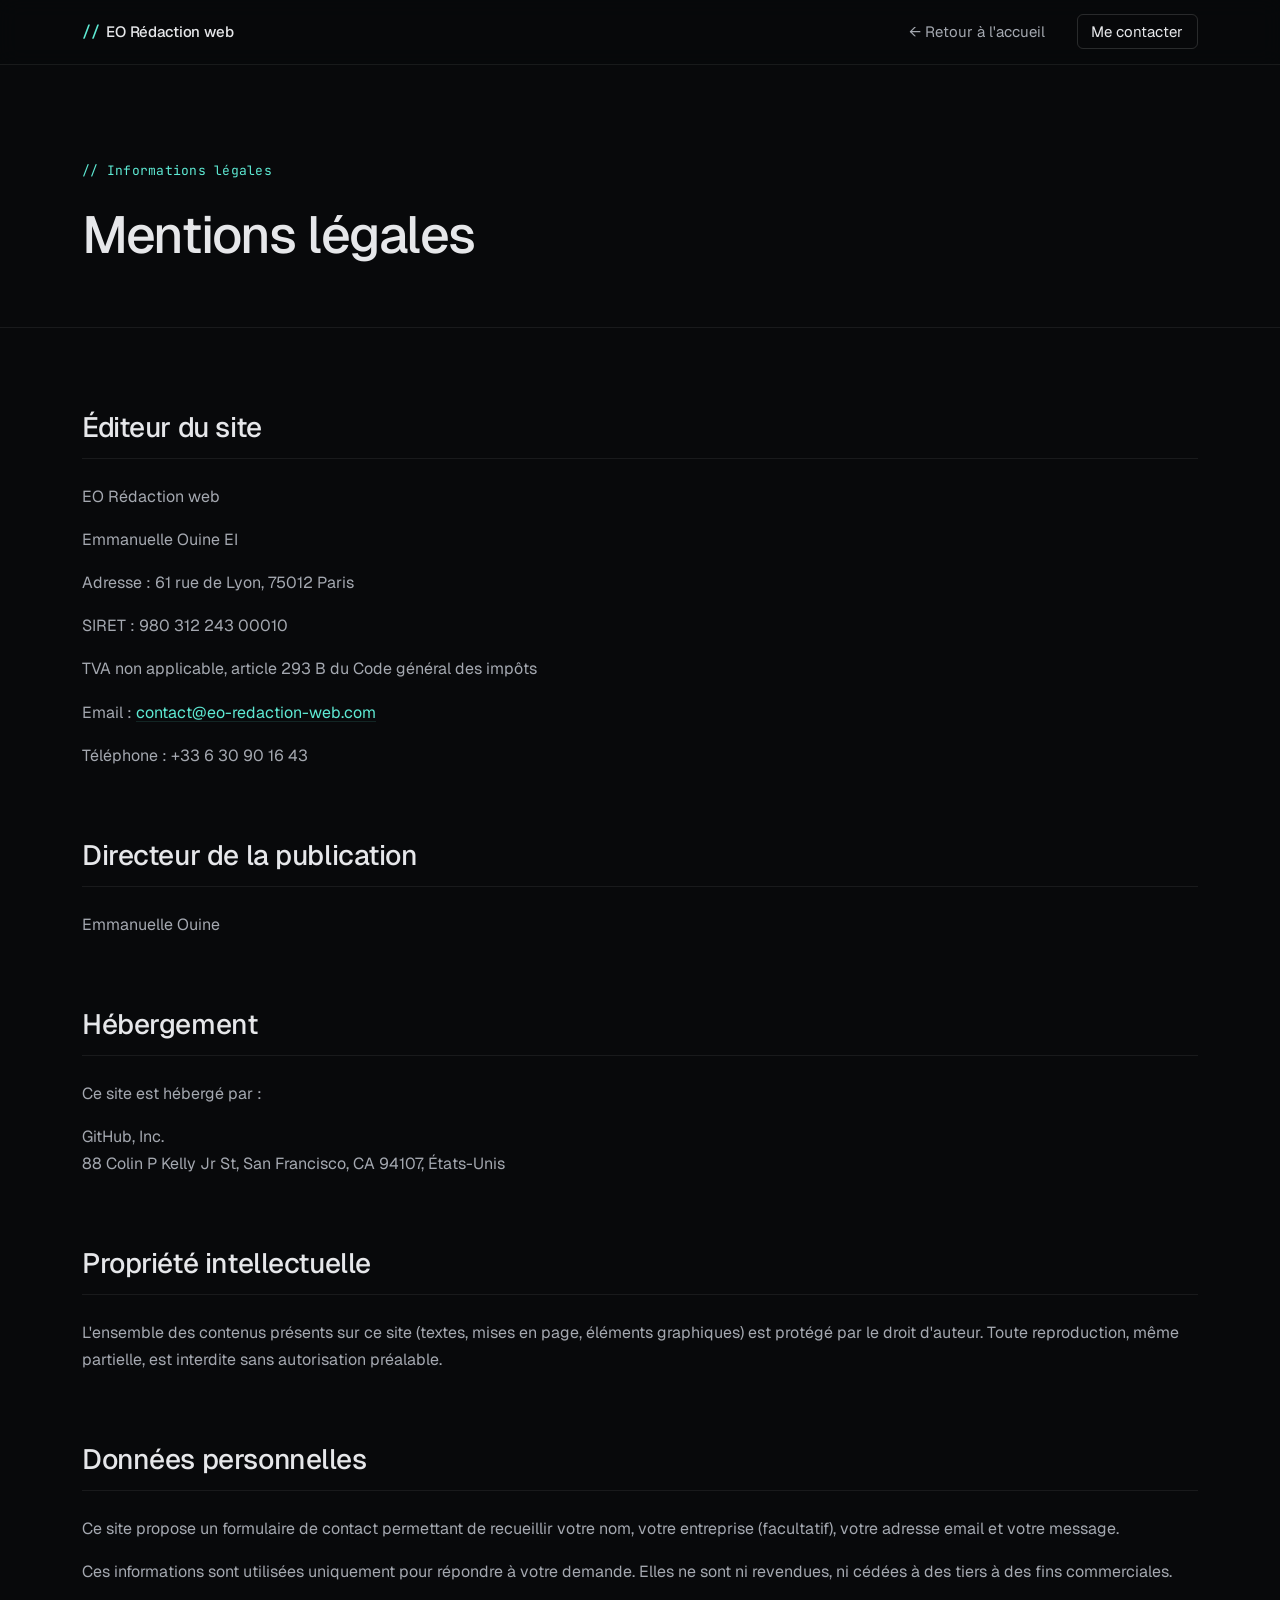
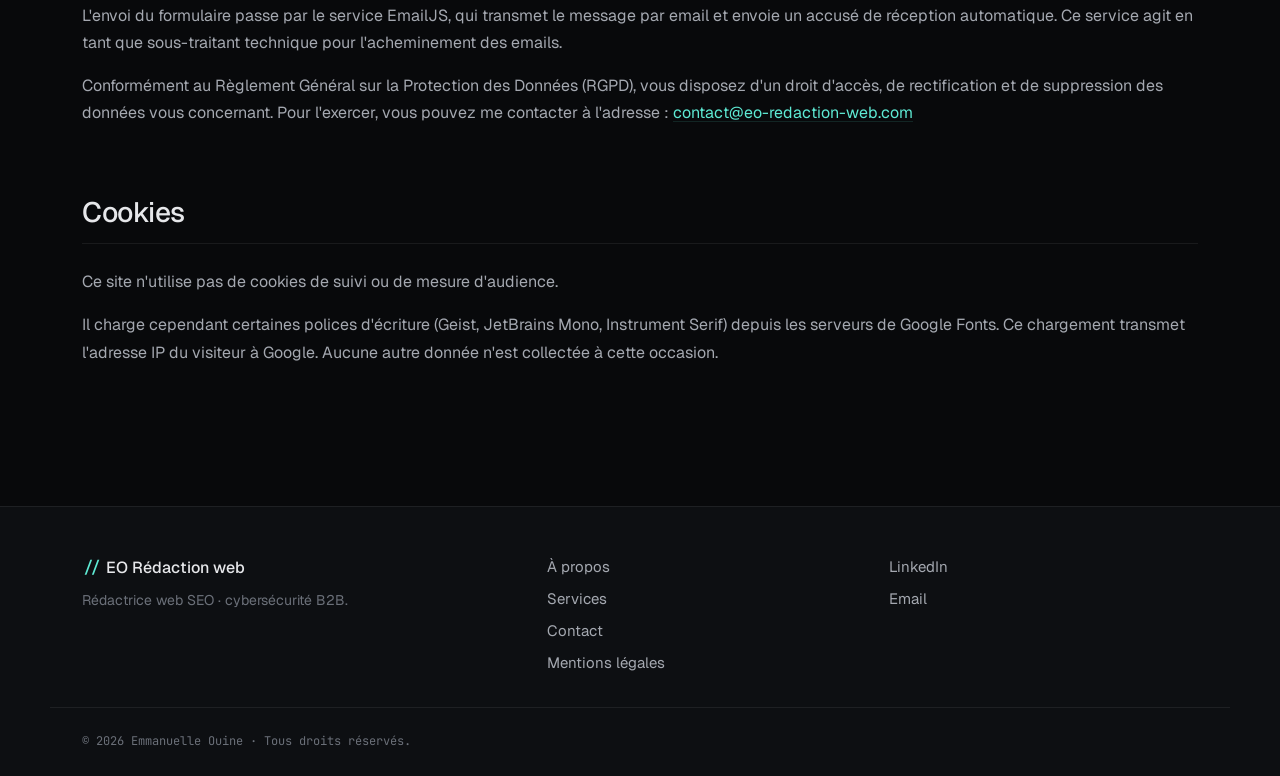
<file: mentions-legales.html>
<!DOCTYPE html>
<html lang="fr">
<head>
  <!-- =============================================================
       MÉTADONNÉES TECHNIQUES
       ============================================================= -->
  <meta charset="UTF-8" />
  <meta name="viewport" content="width=device-width, initial-scale=1.0" />
  <meta name="theme-color" content="#08090b" />

  <!-- =============================================================
       SEO
       ============================================================= -->
  <title>Mentions légales | EO Rédaction web</title>
  <meta name="description" content="Mentions légales du site EO Rédaction web : éditeur, hébergement, propriété intellectuelle et données personnelles." />
  <meta name="author" content="EO Rédaction web" />
  <meta name="robots" content="noindex, follow" />
  <link rel="canonical" href="https://eo-redaction-web.com/mentions-legales.html" />

  <!-- Favicon -->
  <link rel="icon" type="image/svg+xml" href="data:image/svg+xml,%3Csvg xmlns='http://www.w3.org/2000/svg' viewBox='0 0 32 32'%3E%3Crect width='32' height='32' rx='6' fill='%2308090b'/%3E%3Ctext x='16' y='22' font-family='monospace' font-size='18' font-weight='700' fill='%235eead4' text-anchor='middle'%3E%2F%2F%3C/text%3E%3C/svg%3E" />

  <!-- Typographie -->
  <link rel="preconnect" href="https://fonts.googleapis.com" />
  <link rel="preconnect" href="https://fonts.gstatic.com" crossorigin />
  <link href="https://fonts.googleapis.com/css2?family=Geist:wght@300;400;500;600;700&family=JetBrains+Mono:wght@400;500&family=Instrument+Serif:ital@0;1&display=swap" rel="stylesheet" />

  <!-- Feuille de style principale (héritée du portfolio) -->
  <link rel="stylesheet" href="assets/css/style.css" />
</head>

<body>

  <!-- =============================================================
       HEADER
       ============================================================= -->
  <header class="site-header">
    <nav class="nav" aria-label="Navigation principale">
      <a href="index.html" class="nav-logo" aria-label="Retour à l'accueil">
        <span class="logo-mark">//</span>
        <span class="logo-name">EO Rédaction web</span>
      </a>

      <ul class="nav-list">
        <li><a href="index.html">← Retour à l'accueil</a></li>
        <li><a href="index.html#contact" class="nav-cta">Me contacter</a></li>
      </ul>
    </nav>
  </header>

  <main id="top">

    <!-- =============================================================
         EN-TÊTE DE LA PAGE
         ============================================================= -->
    <section class="case-hero">
      <div class="container">
        <p class="section-label">// Informations légales</p>
        <h1 class="case-hero-title">Mentions légales</h1>
      </div>
    </section>

    <article class="case-body">
      <div class="container">

        <section class="case-section">
          <h2>Éditeur du site</h2>
          <p>EO Rédaction web</p>
          <p>Emmanuelle Ouine EI</p>
          <p>Adresse&nbsp;: 61 rue de Lyon, 75012 Paris</p>
          <p>SIRET&nbsp;: 980 312 243 00010</p>
          <p>TVA non applicable, article 293 B du Code général des impôts</p>
          <p>Email&nbsp;: <a href="mailto:contact@eo-redaction-web.com">contact@eo-redaction-web.com</a></p>
          <p>Téléphone&nbsp;: +33 6 30 90 16 43</p>
        </section>

        <section class="case-section">
          <h2>Directeur de la publication</h2>
          <p>Emmanuelle Ouine</p>
        </section>

        <section class="case-section">
          <h2>Hébergement</h2>
          <p>Ce site est hébergé par&nbsp;:</p>
          <p>GitHub, Inc.<br />
          88 Colin P Kelly Jr St, San Francisco, CA 94107, États-Unis</p>
        </section>

        <section class="case-section">
          <h2>Propriété intellectuelle</h2>
          <p>
            L'ensemble des contenus présents sur ce site (textes, mises en page, éléments graphiques) est protégé par le droit d'auteur. Toute reproduction, même partielle, est interdite sans autorisation préalable.
          </p>
        </section>

        <section class="case-section">
          <h2>Données personnelles</h2>
          <p>
            Ce site propose un formulaire de contact permettant de recueillir votre nom, votre entreprise (facultatif), votre adresse email et votre message.
          </p>
          <p>
            Ces informations sont utilisées uniquement pour répondre à votre demande. Elles ne sont ni revendues, ni cédées à des tiers à des fins commerciales.
          </p>
          <p>
            L'envoi du formulaire passe par le service EmailJS, qui transmet le message par email et envoie un accusé de réception automatique. Ce service agit en tant que sous-traitant technique pour l'acheminement des emails.
          </p>
          <p>
            Conformément au Règlement Général sur la Protection des Données (RGPD), vous disposez d'un droit d'accès, de rectification et de suppression des données vous concernant. Pour l'exercer, vous pouvez me contacter à l'adresse&nbsp;: <a href="mailto:contact@eo-redaction-web.com">contact@eo-redaction-web.com</a>
          </p>
        </section>

        <section class="case-section">
          <h2>Cookies</h2>
          <p>
            Ce site n'utilise pas de cookies de suivi ou de mesure d'audience.
          </p>
          <p>
            Il charge cependant certaines polices d'écriture (Geist, JetBrains Mono, Instrument Serif) depuis les serveurs de Google Fonts. Ce chargement transmet l'adresse IP du visiteur à Google. Aucune autre donnée n'est collectée à cette occasion.
          </p>
        </section>

      </div>
    </article>

  </main>

  <!-- =============================================================
       FOOTER
       ============================================================= -->
  <footer class="site-footer">
    <div class="container footer-grid">
      <div>
        <p class="footer-logo"><span class="logo-mark">//</span> EO Rédaction web</p>
        <p class="footer-tag">Rédactrice web SEO · cybersécurité B2B.</p>
      </div>

      <nav class="footer-nav" aria-label="Liens secondaires">
        <a href="index.html#about">À propos</a>
        <a href="index.html#services">Services</a>
       
        <a href="index.html#contact">Contact</a>
        <a href="mentions-legales.html">Mentions légales</a>
      </nav>

      <div class="footer-social">
        <a href="https://www.linkedin.com/in/emmanuelle-ouine-redactrice-web-seo" target="_blank" rel="noopener">LinkedIn</a>
       
        <a href="mailto:contact@eo-redaction-web.com">Email</a>
      </div>
    </div>

    <div class="container footer-bottom">
      <p>© <span id="year"></span> Emmanuelle Ouine · Tous droits réservés.</p>

    </div>
  </footer>

  <!-- Petit script juste pour l'année dynamique -->
  <script>
    document.getElementById('year').textContent = new Date().getFullYear();
  </script>
</body>
</html>
</file>
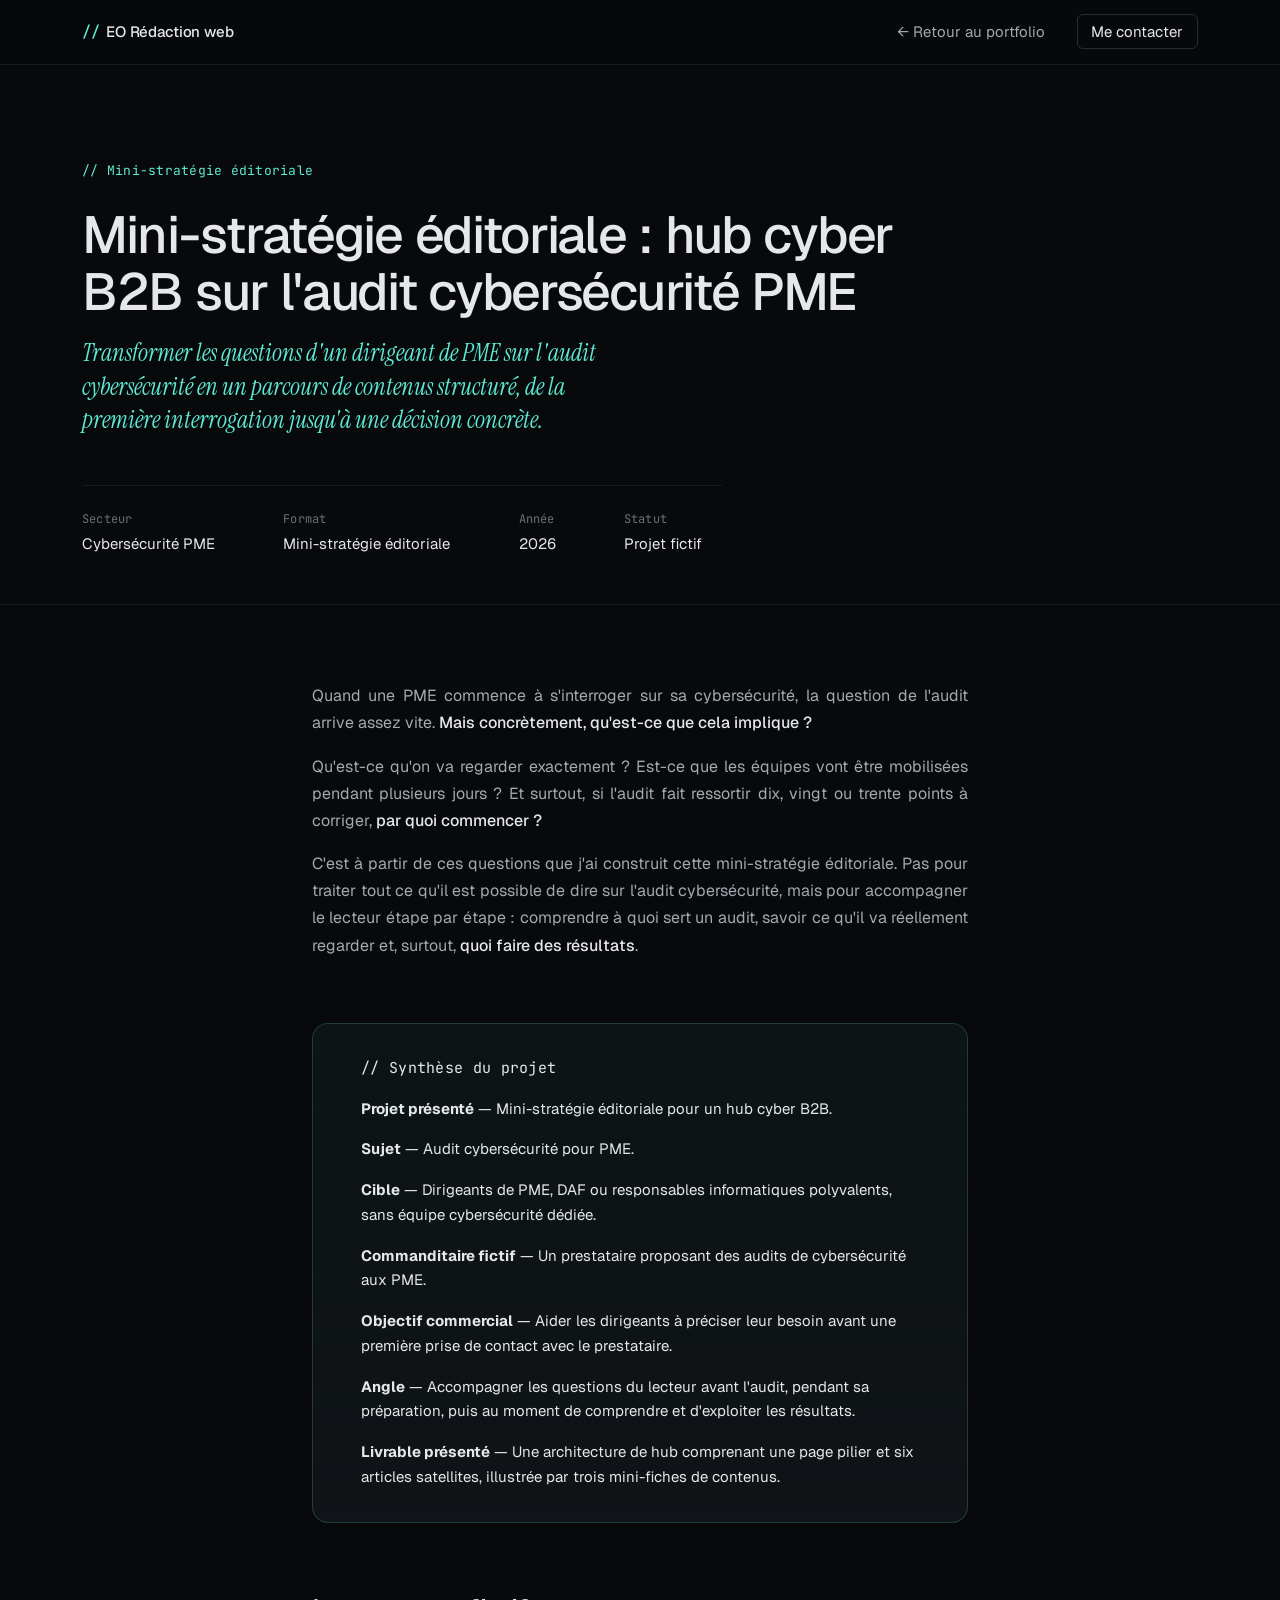
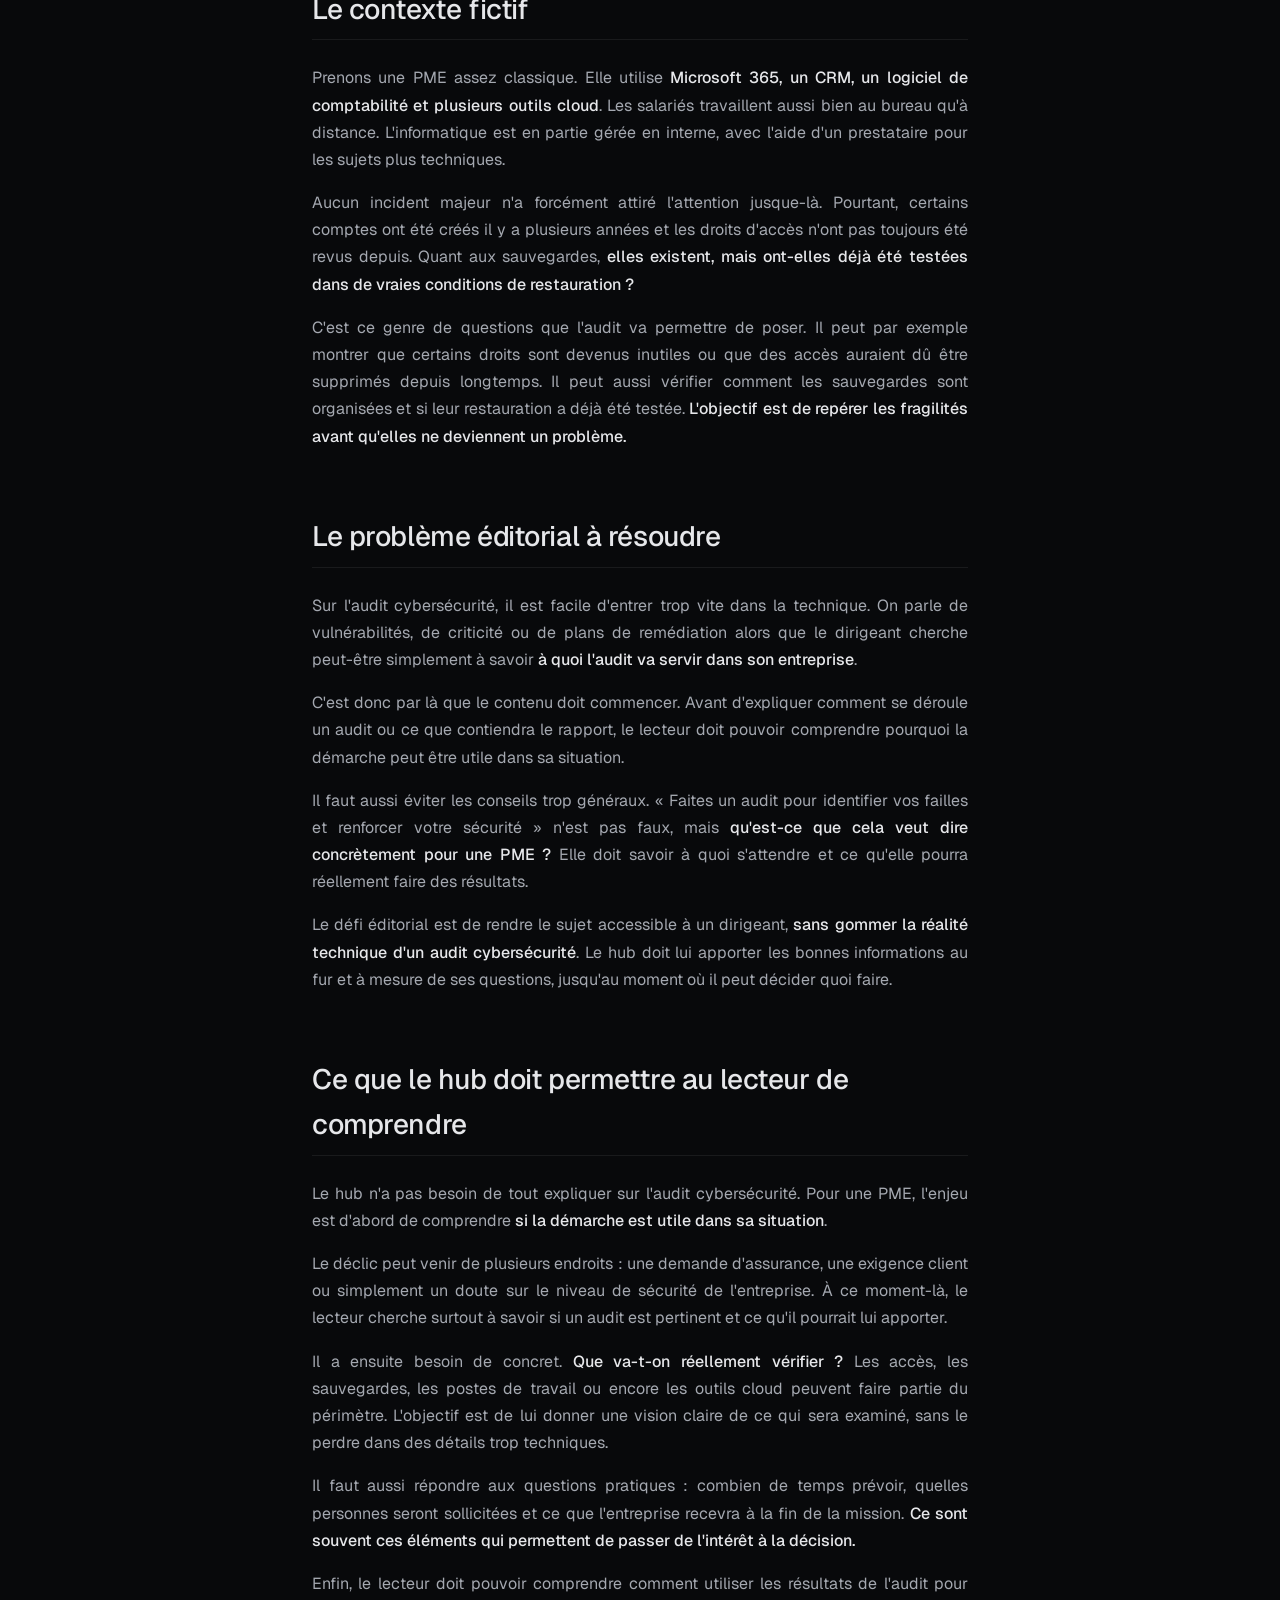
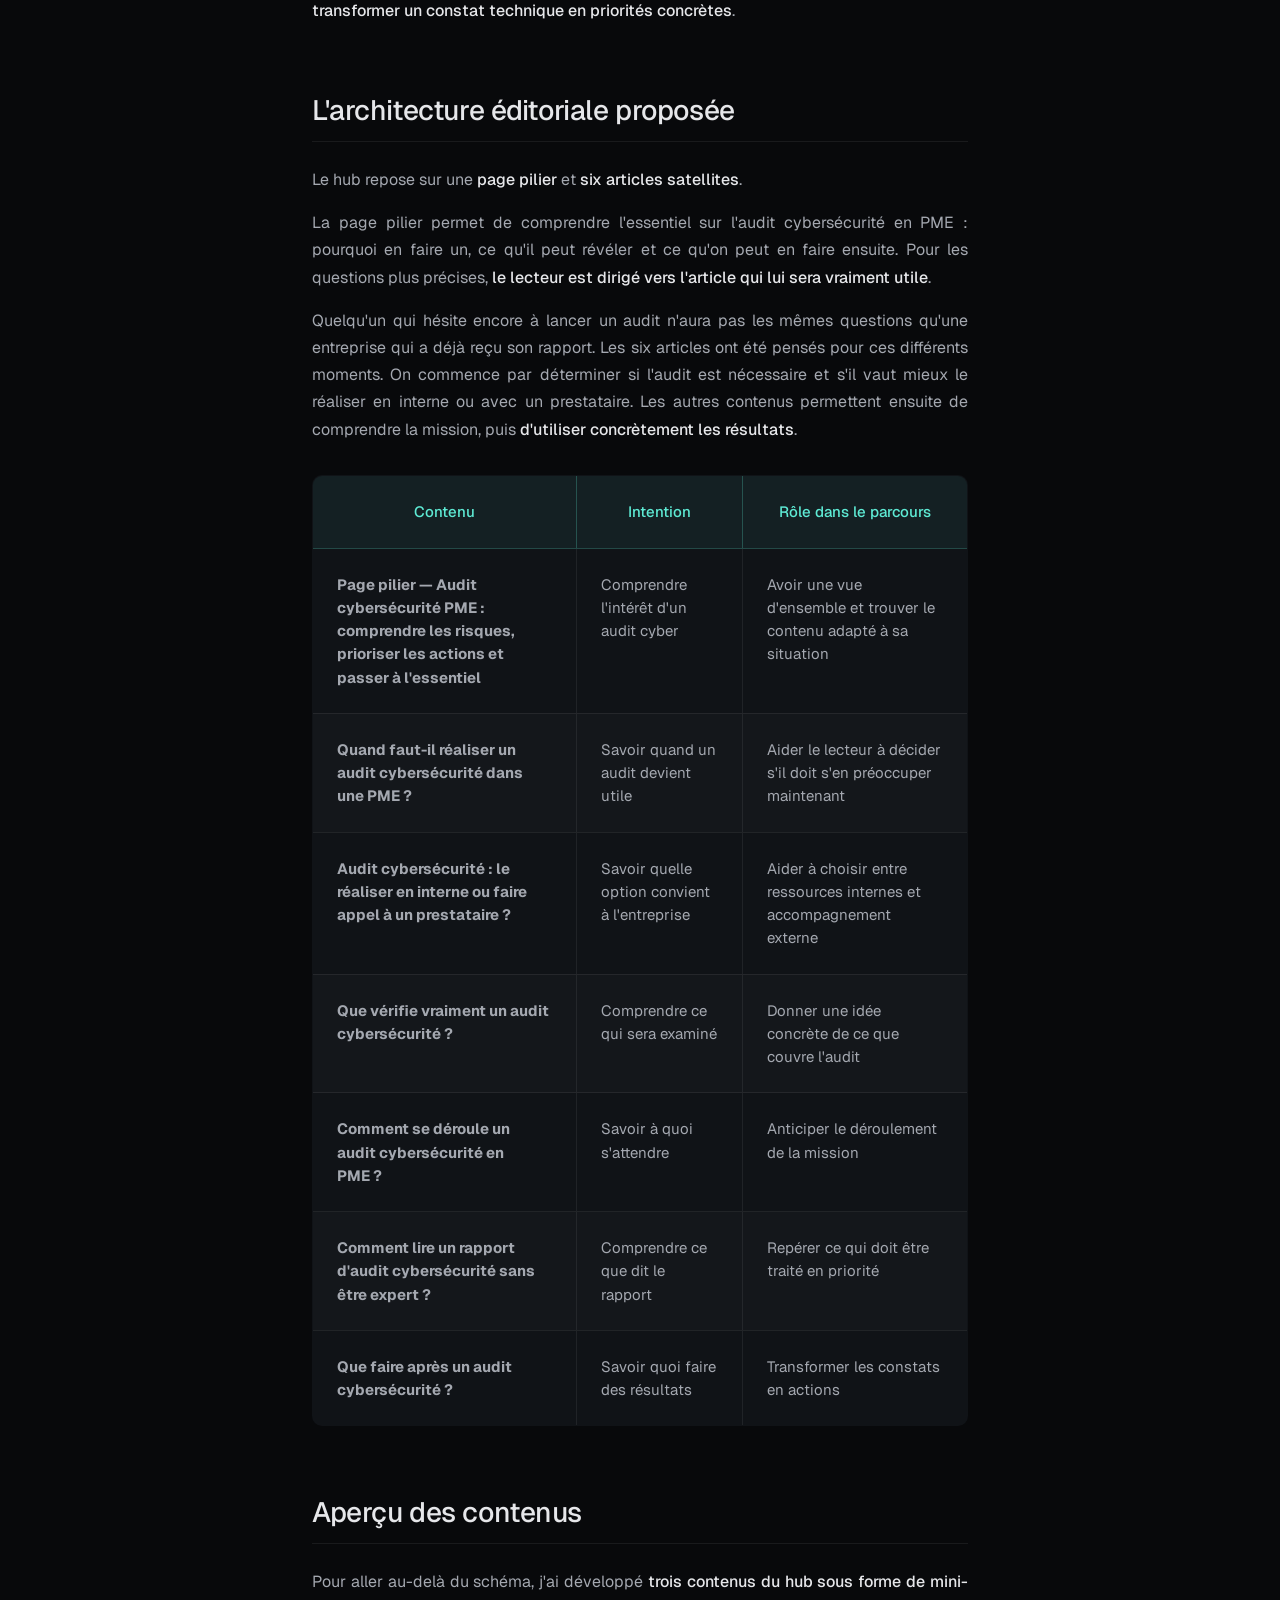
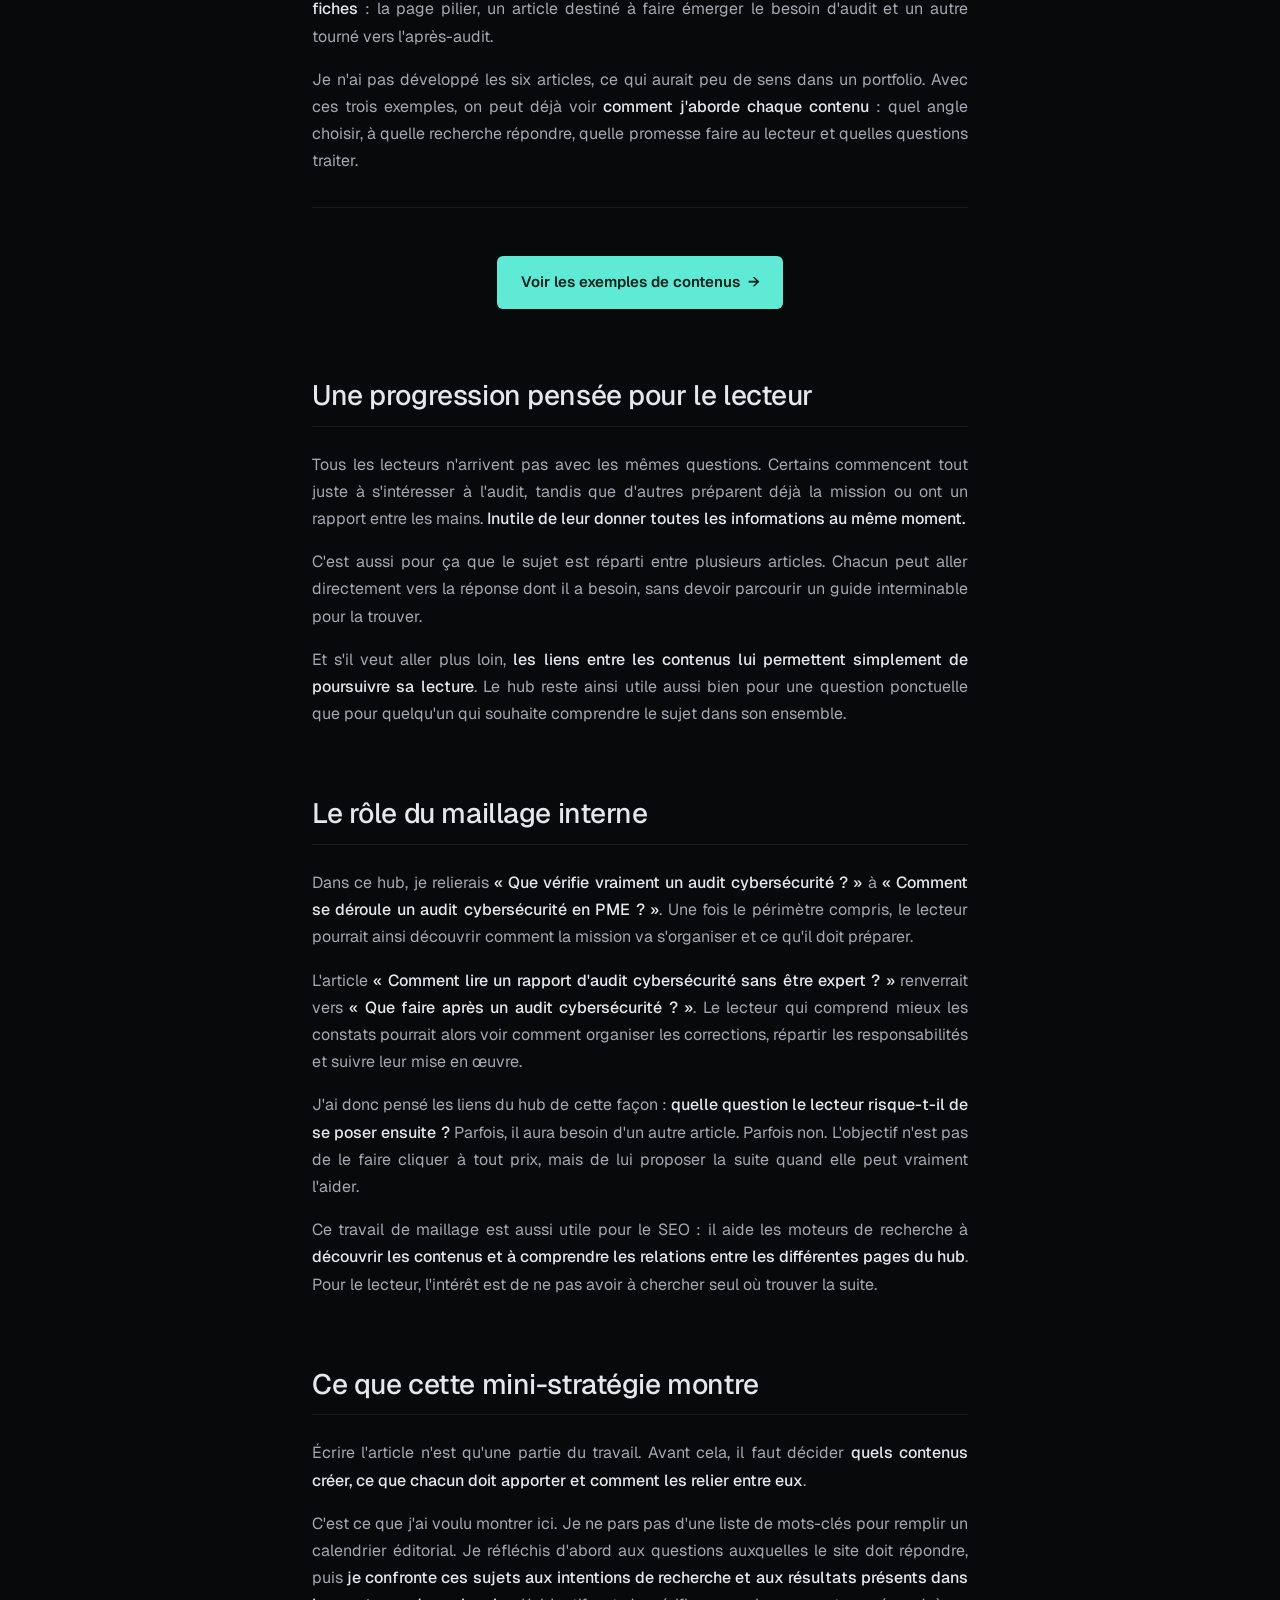
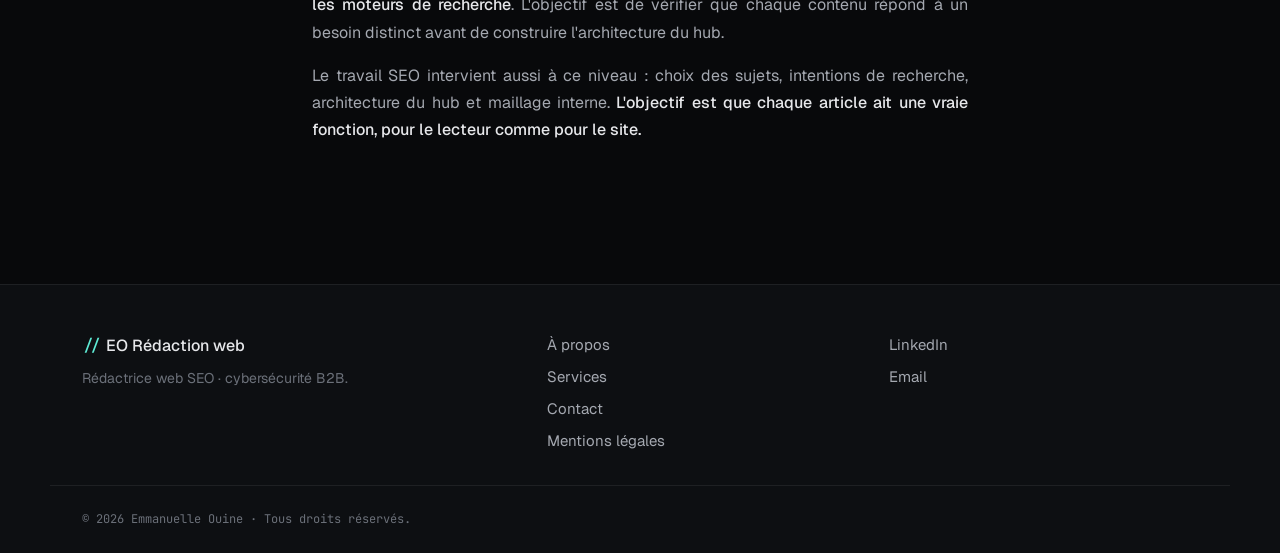
<file: mini-strategie-audit-cyber.html>
<!DOCTYPE html>
<html lang="fr">

<head>
  <!-- =============================================================
       MÉTADONNÉES TECHNIQUES
       ============================================================= -->
  <meta charset="UTF-8" />
  <meta name="viewport" content="width=device-width, initial-scale=1.0" />
  <meta name="theme-color" content="#08090b" />

  <!-- =============================================================
       SEO
       ============================================================= -->
  <title>Mini-stratégie éditoriale — Hub cyber B2B sur l'audit cybersécurité PME | EO Rédaction web</title>

  <meta
    name="description"
    content="Démonstration de structuration éditoriale : page pilier et articles satellites pour accompagner un dirigeant de PME de ses premières questions sur l'audit cybersécurité jusqu'à une décision concrète."
  />

  <meta name="author" content="EO Rédaction web" />
  <meta name="robots" content="index, follow, max-image-preview:large" />

  <link
    rel="canonical"
    href="https://eo-redaction-web.com/mini-strategie-audit-cyber.html"
  />

  <!-- Open Graph -->
  <meta property="og:type" content="article" />
  <meta property="og:locale" content="fr_FR" />

  <meta
    property="og:title"
    content="Mini-stratégie éditoriale — Hub cyber B2B sur l'audit cybersécurité PME"
  />

  <meta
    property="og:description"
    content="Démonstration de structuration éditoriale autour de l'audit cybersécurité en PME : page pilier, articles satellites, progression lecteur et maillage interne."
  />

  <meta
    property="og:url"
    content="https://eo-redaction-web.com/mini-strategie-audit-cyber.html"
  />

  <meta
    property="og:image"
    content="https://eo-redaction-web.com/assets/img/og-image.png"
  />

  <!-- Favicon -->
  <link
    rel="icon"
    type="image/svg+xml"
    href="data:image/svg+xml,%3Csvg xmlns='http://www.w3.org/2000/svg' viewBox='0 0 32 32'%3E%3Crect width='32' height='32' rx='6' fill='%2308090b'/%3E%3Ctext x='16' y='22' font-family='monospace' font-size='18' font-weight='700' fill='%235eead4' text-anchor='middle'%3E%2F%2F%3C/text%3E%3C/svg%3E"
  />

  <!-- Typographie -->
  <link rel="preconnect" href="https://fonts.googleapis.com" />
  <link rel="preconnect" href="https://fonts.gstatic.com" crossorigin />

  <link
    href="https://fonts.googleapis.com/css2?family=Geist:wght@300;400;500;600;700&family=JetBrains+Mono:wght@400;500&family=Instrument+Serif:ital@0;1&display=swap"
    rel="stylesheet"
  />

  <!-- Feuille de style principale -->
  <link rel="stylesheet" href="assets/css/style.css" />

  <!-- Ajustement spécifique à cette page -->
  <style>
    .case-section > p {
      text-align: justify;
      text-justify: inter-word;
    }
  </style>
</head>

<body>

  <!-- =============================================================
       HEADER
       ============================================================= -->
  <header class="site-header">
    <nav class="nav" aria-label="Navigation principale">

      <a href="index.html" class="nav-logo" aria-label="Retour à l'accueil">
        <span class="logo-mark">//</span>
        <span class="logo-name">EO Rédaction web</span>
      </a>

      <ul class="nav-list">
        <li>
          <a href="index.html">← Retour au portfolio</a>
        </li>
        <li>
          <a href="index.html#contact" class="nav-cta">Me contacter</a>
        </li>
      </ul>

    </nav>
  </header>


  <main id="top">

    <!-- =============================================================
         EN-TÊTE DE LA PAGE
         ============================================================= -->
    <section class="case-hero">
      <div class="container">

        <p class="section-label">// Mini-stratégie éditoriale</p>

        <h1 class="case-hero-title">
          Mini-stratégie éditoriale&nbsp;: hub cyber B2B sur l'audit cybersécurité PME
        </h1>

        <p class="case-hero-sub">
          Transformer les questions d'un dirigeant de PME sur l'audit cybersécurité en un parcours de contenus structuré, de la première interrogation jusqu'à une décision concrète.
        </p>

        <ul class="case-hero-meta" aria-label="Métadonnées du projet">
          <li>
            <span class="meta-key">Secteur</span>
            <span>Cybersécurité PME</span>
          </li>

          <li>
            <span class="meta-key">Format</span>
            <span>Mini-stratégie éditoriale</span>
          </li>

          <li>
            <span class="meta-key">Année</span>
            <span>2026</span>
          </li>

          <li>
            <span class="meta-key">Statut</span>
            <span>Projet fictif</span>
          </li>
        </ul>

      </div>
    </section>


    <article class="case-body">
      <div class="container case-container">

        <!-- =========================================================
             INTRODUCTION
             ========================================================= -->
        <section class="case-section">

          <p>
            Quand une PME commence à s'interroger sur sa cybersécurité, la question de l'audit arrive assez vite. <strong>Mais concrètement, qu'est-ce que cela implique&nbsp;?</strong>
          </p>

          <p>
            Qu'est-ce qu'on va regarder exactement&nbsp;? Est-ce que les équipes vont être mobilisées pendant plusieurs jours&nbsp;? Et surtout, si l'audit fait ressortir dix, vingt ou trente points à corriger, <strong>par quoi commencer&nbsp;?</strong>
          </p>

          <p>
            C'est à partir de ces questions que j'ai construit cette mini-stratégie éditoriale. Pas pour traiter tout ce qu'il est possible de dire sur l'audit cybersécurité, mais pour accompagner le lecteur étape par étape&nbsp;: comprendre à quoi sert un audit, savoir ce qu'il va réellement regarder et, surtout, <strong>quoi faire des résultats</strong>.
          </p>

        </section>


        <!-- =========================================================
             SYNTHÈSE DU PROJET
             ========================================================= -->
        <aside class="case-summary" aria-label="Synthèse du projet">

          <p class="case-summary-label">// Synthèse du projet</p>

          <p>
            <strong>Projet présenté</strong> — Mini-stratégie éditoriale pour un hub cyber B2B.
          </p>

          <p>
            <strong>Sujet</strong> — Audit cybersécurité pour PME.
          </p>

          <p>
            <strong>Cible</strong> — Dirigeants de PME, DAF ou responsables informatiques polyvalents, sans équipe cybersécurité dédiée.
          </p>

          <p>
            <strong>Commanditaire fictif</strong> — Un prestataire proposant des audits de cybersécurité aux PME.
          </p>

          <p>
            <strong>Objectif commercial</strong> — Aider les dirigeants à préciser leur besoin avant une première prise de contact avec le prestataire.
          </p>

          <p>
            <strong>Angle</strong> — Accompagner les questions du lecteur avant l'audit, pendant sa préparation, puis au moment de comprendre et d'exploiter les résultats.
          </p>

                    <p>
            <strong>Livrable présenté</strong> — Une architecture de hub comprenant une page pilier et six articles satellites, illustrée par trois mini-fiches de contenus.
          </p>
        </aside>


        <!-- =========================================================
             CONTEXTE FICTIF
             ========================================================= -->
        <section class="case-section">

          <h2>Le contexte fictif</h2>

          <p>
            Prenons une PME assez classique. Elle utilise <strong>Microsoft 365, un CRM, un logiciel de comptabilité et plusieurs outils cloud</strong>. Les salariés travaillent aussi bien au bureau qu'à distance. L'informatique est en partie gérée en interne, avec l'aide d'un prestataire pour les sujets plus techniques.
          </p>

          <p>
            Aucun incident majeur n'a forcément attiré l'attention jusque-là. Pourtant, certains comptes ont été créés il y a plusieurs années et les droits d'accès n'ont pas toujours été revus depuis. Quant aux sauvegardes, <strong>elles existent, mais ont-elles déjà été testées dans de vraies conditions de restauration&nbsp;?</strong>
          </p>

          <p>
  C'est ce genre de questions que l'audit va permettre de poser. Il peut par exemple montrer que certains droits sont devenus inutiles ou que des accès auraient dû être supprimés depuis longtemps. Il peut aussi vérifier comment les sauvegardes sont organisées et si leur restauration a déjà été testée. <strong>L'objectif est de repérer les fragilités avant qu'elles ne deviennent un problème.</strong>
</p>
        </section>


        <!-- =========================================================
             PROBLÈME ÉDITORIAL
             ========================================================= -->
        <section class="case-section">

          <h2>Le problème éditorial à résoudre</h2>

          <p>
            Sur l'audit cybersécurité, il est facile d'entrer trop vite dans la technique. On parle de vulnérabilités, de criticité ou de plans de remédiation alors que le dirigeant cherche peut-être simplement à savoir <strong>à quoi l'audit va servir dans son entreprise</strong>.
          </p>

          <p>
            C'est donc par là que le contenu doit commencer. Avant d'expliquer comment se déroule un audit ou ce que contiendra le rapport, le lecteur doit pouvoir comprendre pourquoi la démarche peut être utile dans sa situation.
          </p>

          <p>
            Il faut aussi éviter les conseils trop généraux. «&nbsp;Faites un audit pour identifier vos failles et renforcer votre sécurité&nbsp;» n'est pas faux, mais <strong>qu'est-ce que cela veut dire concrètement pour une PME&nbsp;?</strong> Elle doit savoir à quoi s'attendre et ce qu'elle pourra réellement faire des résultats.
          </p>

          <p>
            Le défi éditorial est de rendre le sujet accessible à un dirigeant, <strong>sans gommer la réalité technique d'un audit cybersécurité</strong>. Le hub doit lui apporter les bonnes informations au fur et à mesure de ses questions, jusqu'au moment où il peut décider quoi faire.
          </p>

        </section>


        <!-- =========================================================
             OBJECTIF ÉDITORIAL DU HUB
             ========================================================= -->
        <section class="case-section">

          <h2>Ce que le hub doit permettre au lecteur de comprendre</h2>

          <p>
            Le hub n'a pas besoin de tout expliquer sur l'audit cybersécurité. Pour une PME, l'enjeu est d'abord de comprendre <strong>si la démarche est utile dans sa situation</strong>.
          </p>

          <p>
            Le déclic peut venir de plusieurs endroits&nbsp;: une demande d'assurance, une exigence client ou simplement un doute sur le niveau de sécurité de l'entreprise. À ce moment-là, le lecteur cherche surtout à savoir si un audit est pertinent et ce qu'il pourrait lui apporter.
          </p>

          <p>
            Il a ensuite besoin de concret. <strong>Que va-t-on réellement vérifier&nbsp;?</strong> Les accès, les sauvegardes, les postes de travail ou encore les outils cloud peuvent faire partie du périmètre. L'objectif est de lui donner une vision claire de ce qui sera examiné, sans le perdre dans des détails trop techniques.
          </p>

          <p>
            Il faut aussi répondre aux questions pratiques&nbsp;: combien de temps prévoir, quelles personnes seront sollicitées et ce que l'entreprise recevra à la fin de la mission. <strong>Ce sont souvent ces éléments qui permettent de passer de l'intérêt à la décision.</strong>
          </p>

          <p>
            Enfin, le lecteur doit pouvoir comprendre comment utiliser les résultats de l'audit pour <strong>transformer un constat technique en priorités concrètes</strong>.
          </p>

        </section>


        <!-- =========================================================
             ARCHITECTURE ÉDITORIALE
             ========================================================= -->
        <section class="case-section">

          <h2>L'architecture éditoriale proposée</h2>

          <p>
            Le hub repose sur une <strong>page pilier</strong> et <strong>six articles satellites</strong>.
          </p>

          <p>
            La page pilier permet de comprendre l'essentiel sur l'audit cybersécurité en PME&nbsp;: pourquoi en faire un, ce qu'il peut révéler et ce qu'on peut en faire ensuite. Pour les questions plus précises, <strong>le lecteur est dirigé vers l'article qui lui sera vraiment utile</strong>.
          </p>

          <p>
            Quelqu'un qui hésite encore à lancer un audit n'aura pas les mêmes questions qu'une entreprise qui a déjà reçu son rapport. Les six articles ont été pensés pour ces différents moments. On commence par déterminer si l'audit est nécessaire et s'il vaut mieux le réaliser en interne ou avec un prestataire. Les autres contenus permettent ensuite de comprendre la mission, puis <strong>d'utiliser concrètement les résultats</strong>.
          </p>


          <div class="article-table-wrapper">

            <table class="article-table">

              <thead>
                <tr>
                  <th scope="col">Contenu</th>
                  <th scope="col">Intention</th>
                  <th scope="col">Rôle dans le parcours</th>
                </tr>
              </thead>

              <tbody>

                <tr>
                  <td>
                    <strong>Page pilier — Audit cybersécurité PME&nbsp;: comprendre les risques, prioriser les actions et passer à l'essentiel</strong>
                  </td>
                  <td>
                    Comprendre l'intérêt d'un audit cyber
                  </td>
                  <td>
                    Avoir une vue d'ensemble et trouver le contenu adapté à sa situation
                  </td>
                </tr>

                <tr>
                  <td>
                    <strong>Quand faut-il réaliser un audit cybersécurité dans une PME&nbsp;?</strong>
                  </td>
                  <td>
                    Savoir quand un audit devient utile
                  </td>
                  <td>
                    Aider le lecteur à décider s'il doit s'en préoccuper maintenant
                  </td>
                </tr>

                <tr>
  <td>
    <strong>Audit cybersécurité&nbsp;: le réaliser en interne ou faire appel à un prestataire&nbsp;?</strong>
  </td>
  <td>
    Savoir quelle option convient à l'entreprise
  </td>
  <td>
    Aider à choisir entre ressources internes et accompagnement externe
  </td>
</tr>

                <tr>
                  <td>
                    <strong>Que vérifie vraiment un audit cybersécurité&nbsp;?</strong>
                  </td>
                  <td>
                    Comprendre ce qui sera examiné
                  </td>
                  <td>
                    Donner une idée concrète de ce que couvre l'audit
                  </td>
                </tr>

                <tr>
                  <td>
                    <strong>Comment se déroule un audit cybersécurité en PME&nbsp;?</strong>
                  </td>
                  <td>
                    Savoir à quoi s'attendre
                  </td>
                  <td>
                    Anticiper le déroulement de la mission
                  </td>
                </tr>

                <tr>
                  <td>
                    <strong>Comment lire un rapport d'audit cybersécurité sans être expert&nbsp;?</strong>
                  </td>
                  <td>
                    Comprendre ce que dit le rapport
                  </td>
                  <td>
                    Repérer ce qui doit être traité en priorité
                  </td>
                </tr>

                <tr>
                  <td>
                    <strong>Que faire après un audit cybersécurité&nbsp;?</strong>
                  </td>
                  <td>
                    Savoir quoi faire des résultats
                  </td>
                  <td>
                    Transformer les constats en actions
                  </td>
                </tr>

              </tbody>

            </table>

          </div>

        </section>


        <!-- =========================================================
             APERÇU DES CONTENUS
             ========================================================= -->
        <section class="case-section">

          <h2>Aperçu des contenus</h2>

          <p>
            Pour aller au-delà du schéma, j'ai développé <strong>trois contenus du hub sous forme de mini-fiches</strong>&nbsp;: la page pilier, un article destiné à faire émerger le besoin d'audit et un autre tourné vers l'après-audit.
          </p>

          <p>
            Je n'ai pas développé les six articles, ce qui aurait peu de sens dans un portfolio. Avec ces trois exemples, on peut déjà voir <strong>comment j'aborde chaque contenu</strong>&nbsp;: quel angle choisir, à quelle recherche répondre, quelle promesse faire au lecteur et quelles questions traiter.
          </p>

          <div class="case-cta">
            <a
              href="exemples-hub-audit-cyber.html"
              class="btn btn-primary"
            >
              Voir les exemples de contenus
              <span aria-hidden="true">→</span>
            </a>
          </div>

        </section>


        <!-- =========================================================
             PROGRESSION LECTEUR
             ========================================================= -->
        <section class="case-section">

          <h2>Une progression pensée pour le lecteur</h2>

          <p>
            Tous les lecteurs n'arrivent pas avec les mêmes questions. Certains commencent tout juste à s'intéresser à l'audit, tandis que d'autres préparent déjà la mission ou ont un rapport entre les mains. <strong>Inutile de leur donner toutes les informations au même moment.</strong>
          </p>

          <p>
            C'est aussi pour ça que le sujet est réparti entre plusieurs articles. Chacun peut aller directement vers la réponse dont il a besoin, sans devoir parcourir un guide interminable pour la trouver.
          </p>

          <p>
            Et s'il veut aller plus loin, <strong>les liens entre les contenus lui permettent simplement de poursuivre sa lecture</strong>. Le hub reste ainsi utile aussi bien pour une question ponctuelle que pour quelqu'un qui souhaite comprendre le sujet dans son ensemble.
          </p>

        </section>


        <!-- =========================================================
             MAILLAGE INTERNE
             ========================================================= -->
        <section class="case-section">

          <h2>Le rôle du maillage interne</h2>

          <p>
            Dans ce hub, je relierais <strong>«&nbsp;Que vérifie vraiment un audit cybersécurité&nbsp;?&nbsp;»</strong> à <strong>«&nbsp;Comment se déroule un audit cybersécurité en PME&nbsp;?&nbsp;»</strong>. Une fois le périmètre compris, le lecteur pourrait ainsi découvrir comment la mission va s'organiser et ce qu'il doit préparer.
          </p>

          <p>
            L'article <strong>«&nbsp;Comment lire un rapport d'audit cybersécurité sans être expert&nbsp;?&nbsp;»</strong> renverrait vers <strong>«&nbsp;Que faire après un audit cybersécurité&nbsp;?&nbsp;»</strong>. Le lecteur qui comprend mieux les constats pourrait alors voir comment organiser les corrections, répartir les responsabilités et suivre leur mise en œuvre.
          </p>

          <p>
            J'ai donc pensé les liens du hub de cette façon&nbsp;: <strong>quelle question le lecteur risque-t-il de se poser ensuite&nbsp;?</strong> Parfois, il aura besoin d'un autre article. Parfois non. L'objectif n'est pas de le faire cliquer à tout prix, mais de lui proposer la suite quand elle peut vraiment l'aider.
          </p>

          <p>
  Ce travail de maillage est aussi utile pour le SEO&nbsp;: il aide les moteurs de recherche à <strong>découvrir les contenus et à comprendre les relations entre les différentes pages du hub</strong>. Pour le lecteur, l'intérêt est de ne pas avoir à chercher seul où trouver la suite.
</p>

        </section>


        <!-- =========================================================
             CE QUE LA MINI-STRATÉGIE MONTRE
             ========================================================= -->
        <section class="case-section">

          <h2>Ce que cette mini-stratégie montre</h2>

          <p>
            Écrire l'article n'est qu'une partie du travail. Avant cela, il faut décider <strong>quels contenus créer, ce que chacun doit apporter et comment les relier entre eux</strong>.
          </p>

         <p>
  C'est ce que j'ai voulu montrer ici. Je ne pars pas d'une liste de mots-clés pour remplir un calendrier éditorial. Je réfléchis d'abord aux questions auxquelles le site doit répondre, puis <strong>je confronte ces sujets aux intentions de recherche et aux résultats présents dans les moteurs de recherche</strong>. L'objectif est de vérifier que chaque contenu répond à un besoin distinct avant de construire l'architecture du hub.
</p>


          <p>
            Le travail SEO intervient aussi à ce niveau&nbsp;: choix des sujets, intentions de recherche, architecture du hub et maillage interne. <strong>L'objectif est que chaque article ait une vraie fonction, pour le lecteur comme pour le site.</strong>
          </p>

        </section>

      </div>
    </article>

  </main>


  <!-- =============================================================
       FOOTER
       ============================================================= -->
  <footer class="site-footer">

    <div class="container footer-grid">

      <div>
        <p class="footer-logo">
          <span class="logo-mark">//</span> EO Rédaction web
        </p>

        <p class="footer-tag">
          Rédactrice web SEO · cybersécurité B2B.
        </p>
      </div>


      <nav class="footer-nav" aria-label="Liens secondaires">

        <a href="index.html#about">
          À propos
        </a>

        <a href="index.html#services">
          Services
        </a>

        <a href="index.html#contact">
          Contact
        </a>

        <a href="https://eo-redaction-web.com/mentions-legales.html">
          Mentions légales
        </a>

      </nav>


      <div class="footer-social">

        <a
          href="https://www.linkedin.com/in/emmanuelle-ouine-redactrice-web-seo"
          target="_blank"
          rel="noopener"
        >
          LinkedIn
        </a>

        <a href="mailto:contact@eo-redaction-web.com">
          Email
        </a>

      </div>

    </div>


    <div class="container footer-bottom">
      <p>
        © <span id="year"></span> Emmanuelle Ouine · Tous droits réservés.
      </p>
    </div>

  </footer>


  <!-- Année dynamique -->
  <script>
    document.getElementById('year').textContent = new Date().getFullYear();
  </script>


  <!-- Protection anti-copie -->
  <script>
    (function () {
      var content = document.querySelector('.case-container');

      if (!content) return;

      content.addEventListener('contextmenu', function (e) {
        e.preventDefault();
      });

      content.addEventListener('copy', function (e) {
        var selection = document.getSelection().toString();

        if (!selection) return;

        var source =
          '\n\n— Source : ' +
          window.location.href +
          '\n© Emmanuelle Ouine — Tous droits réservés';

        e.clipboardData.setData(
          'text/plain',
          selection + source
        );

        e.preventDefault();
      });
    })();
  </script>

</body>
</html>
</file>
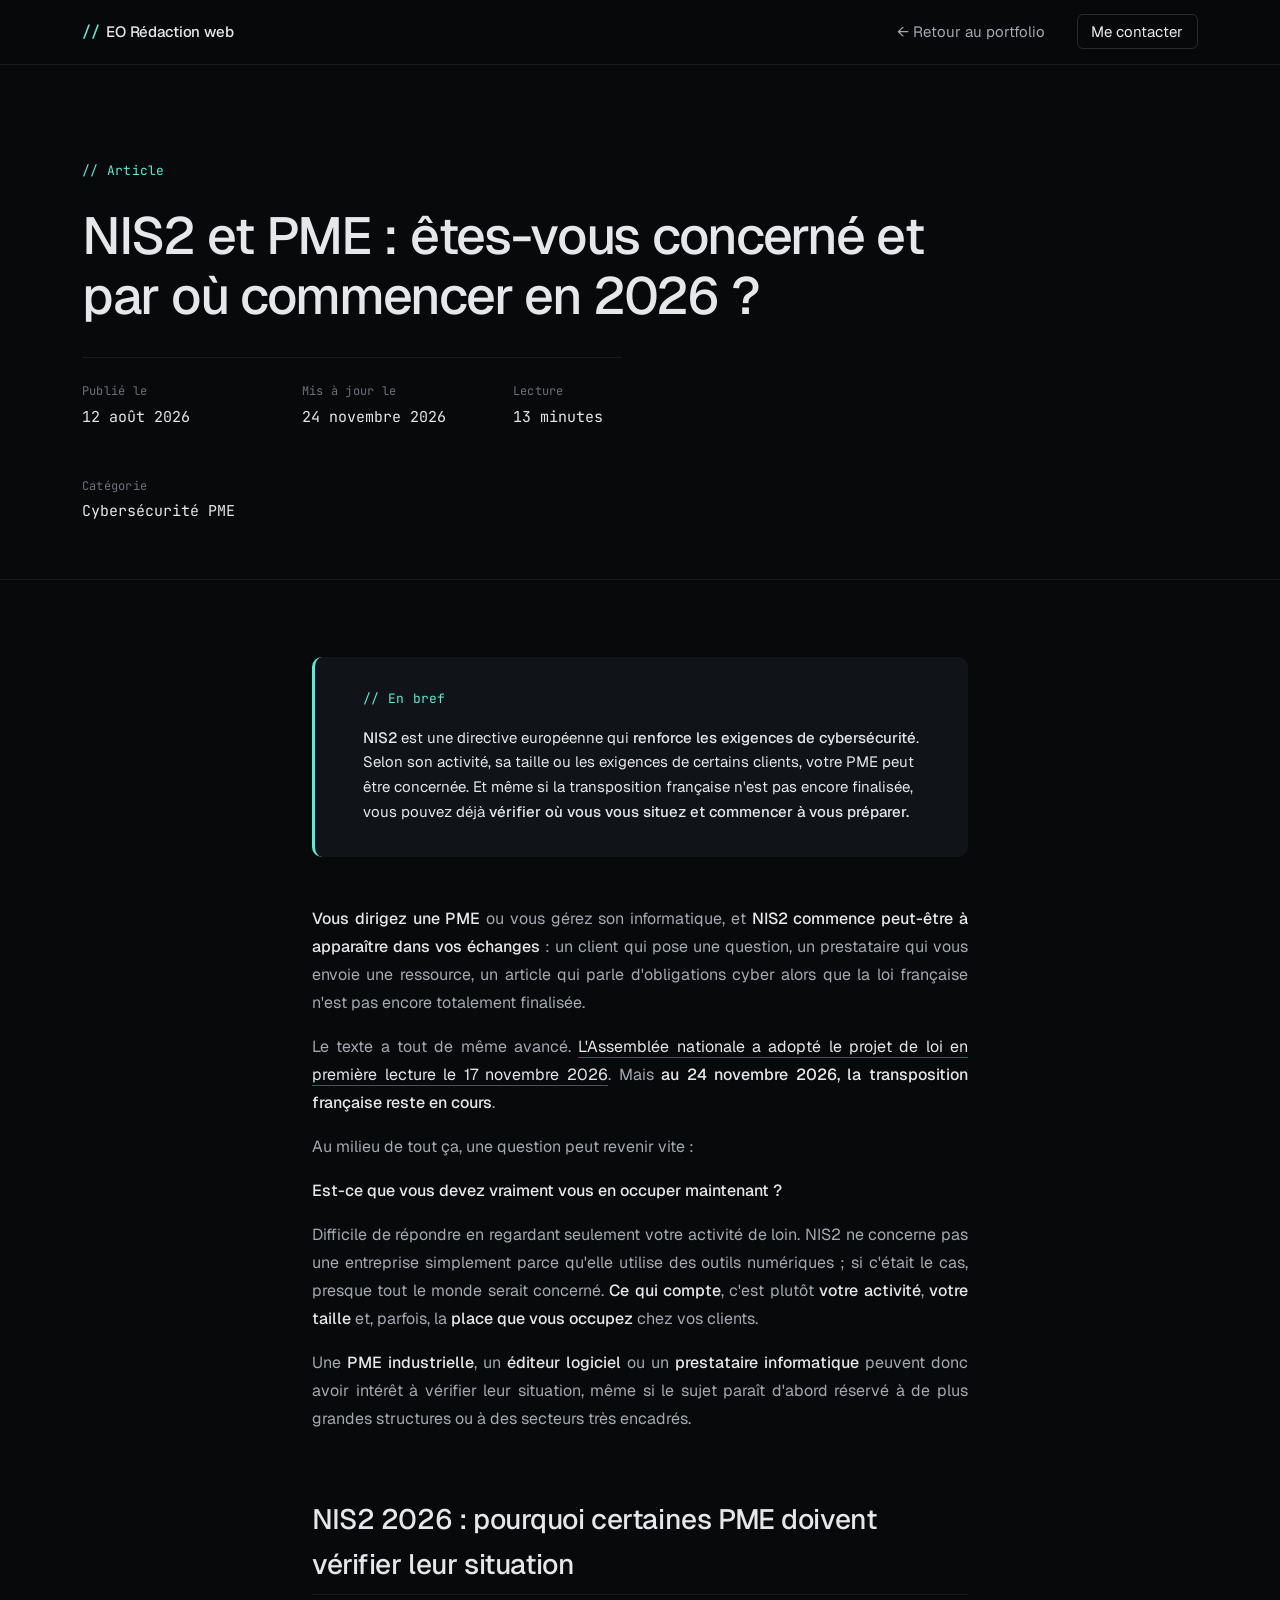
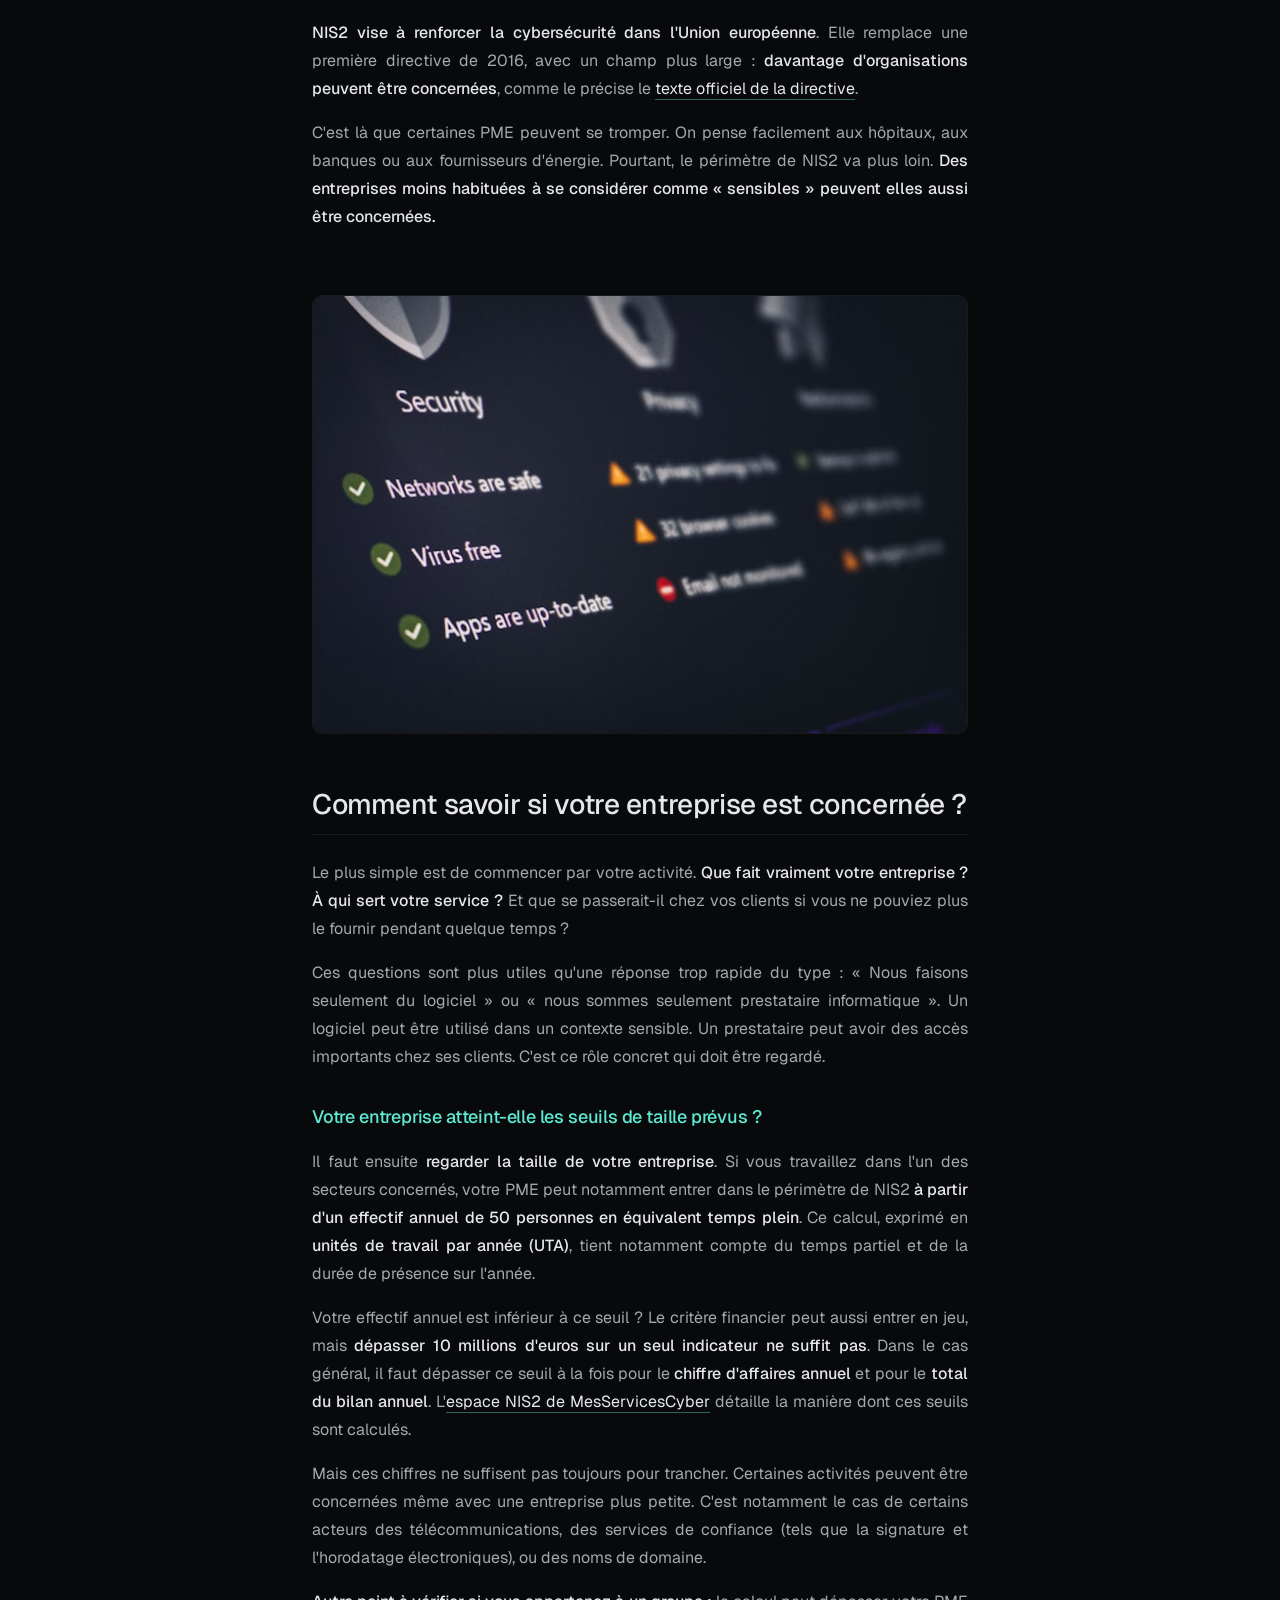
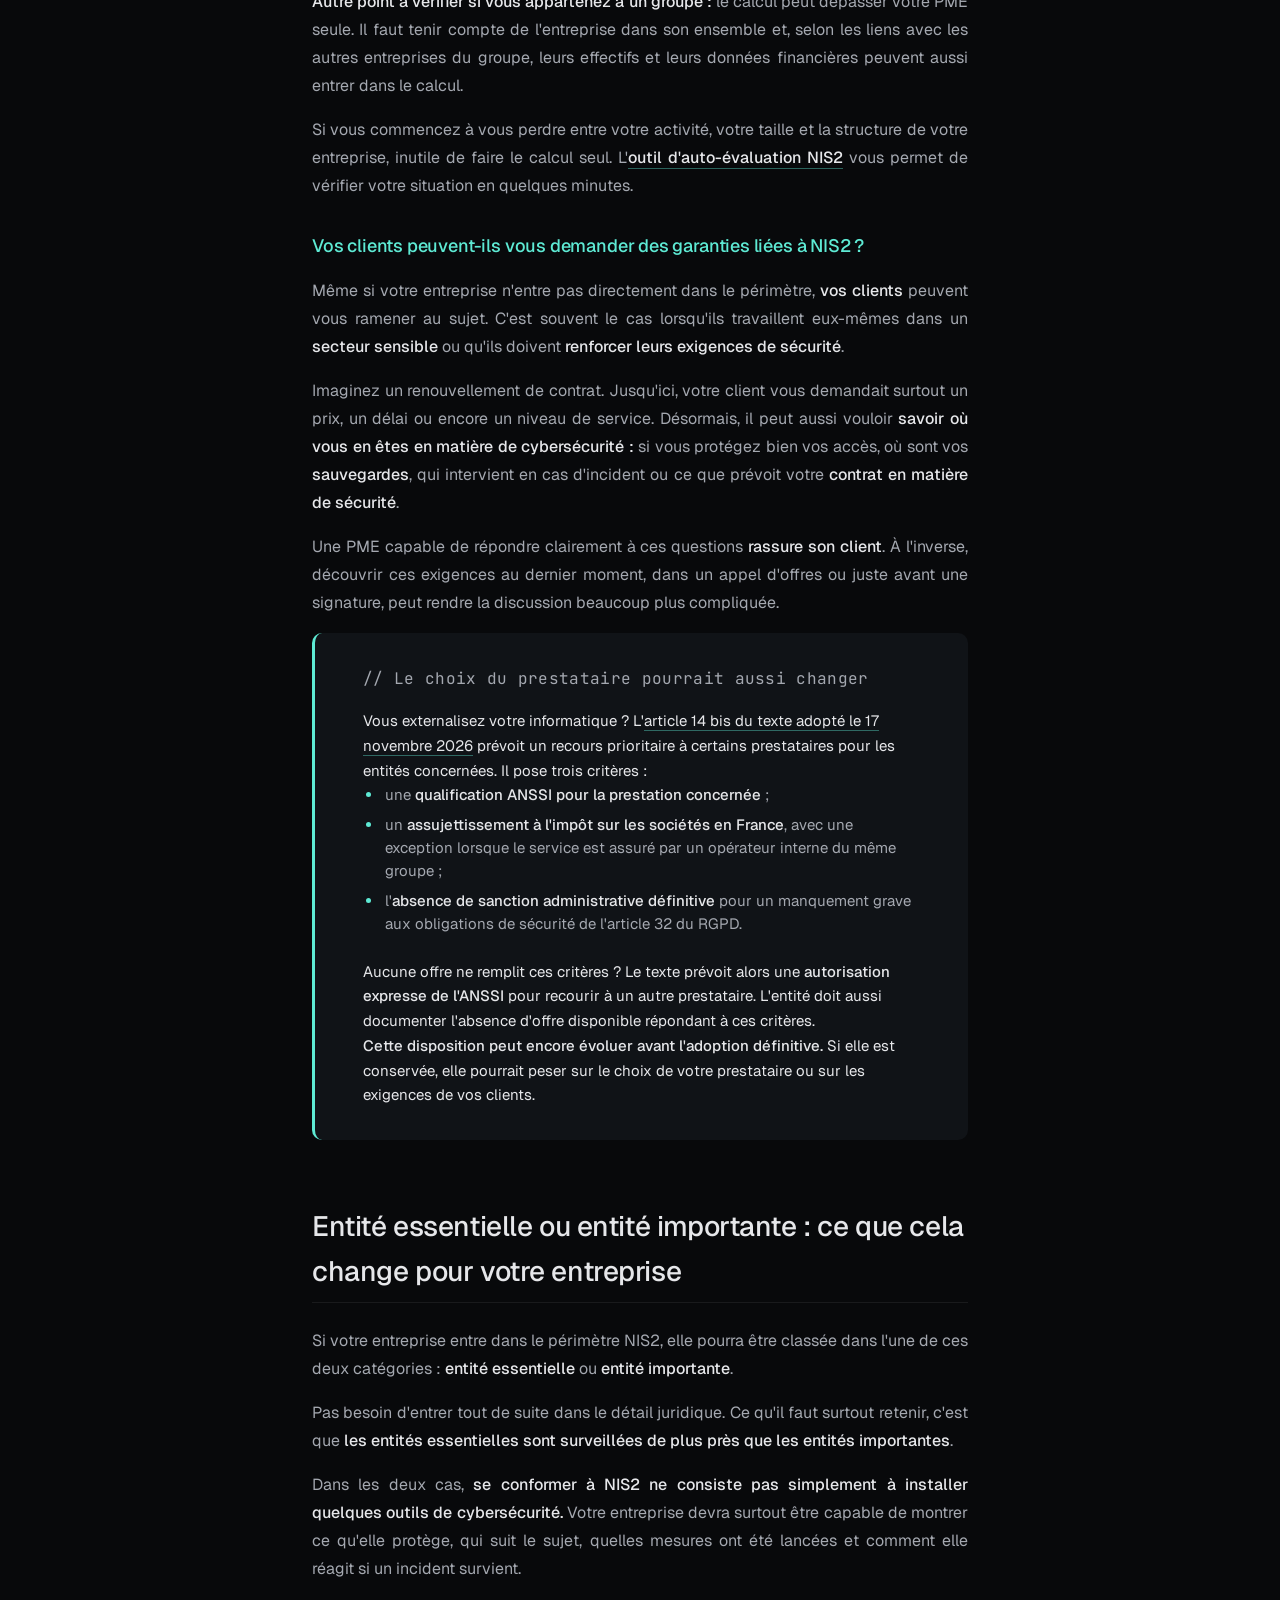
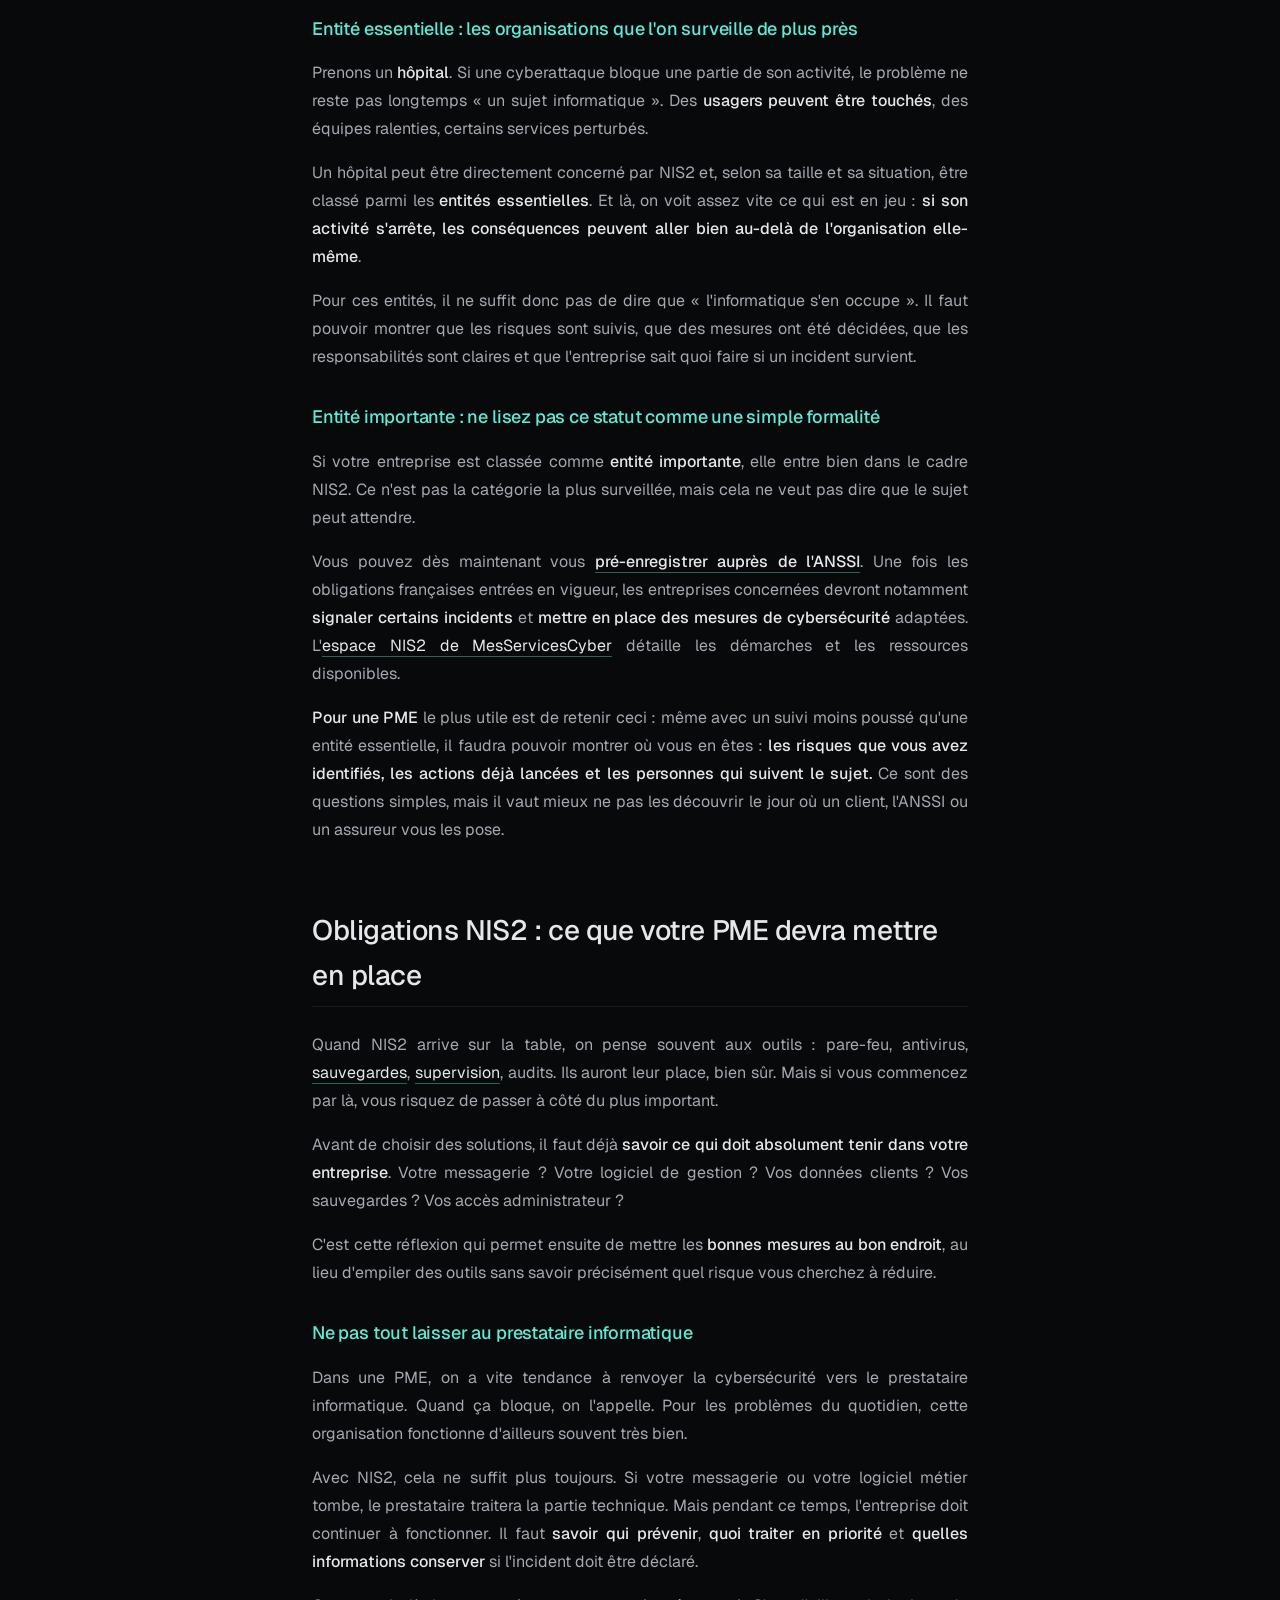
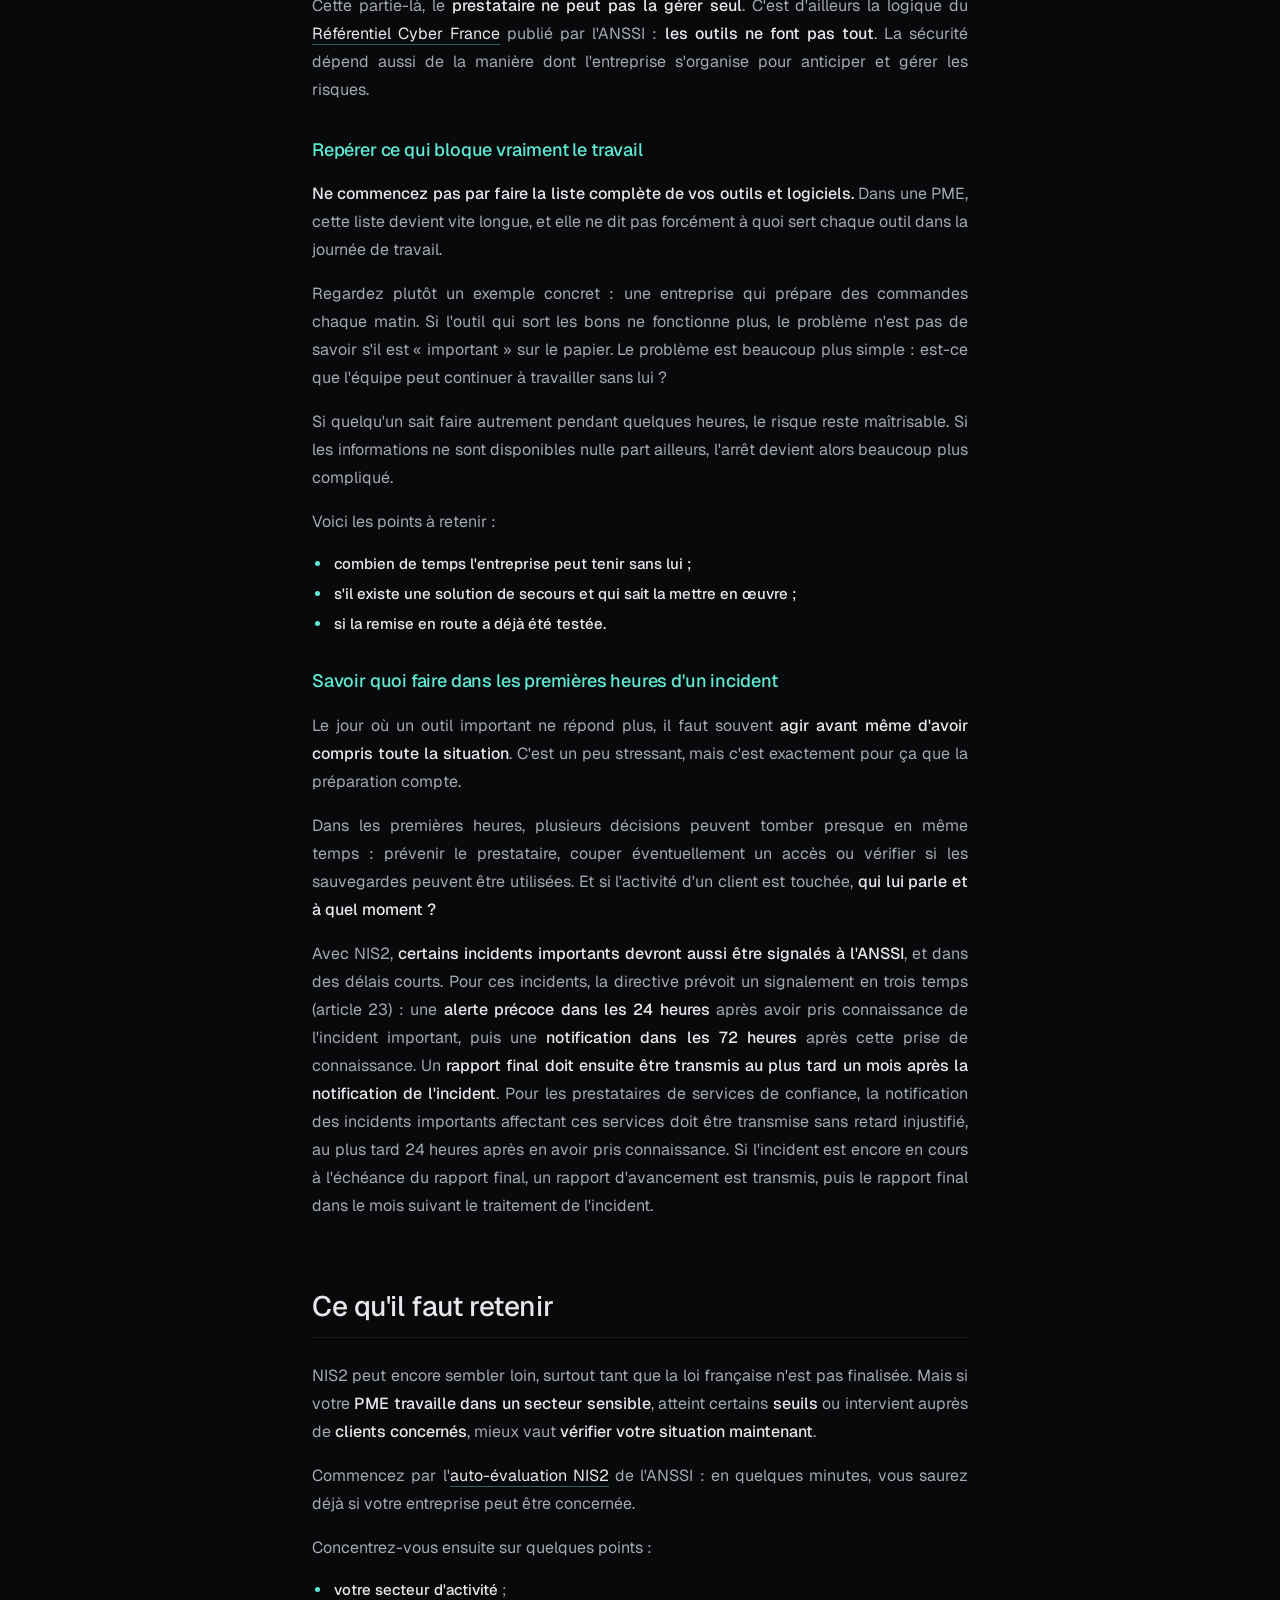
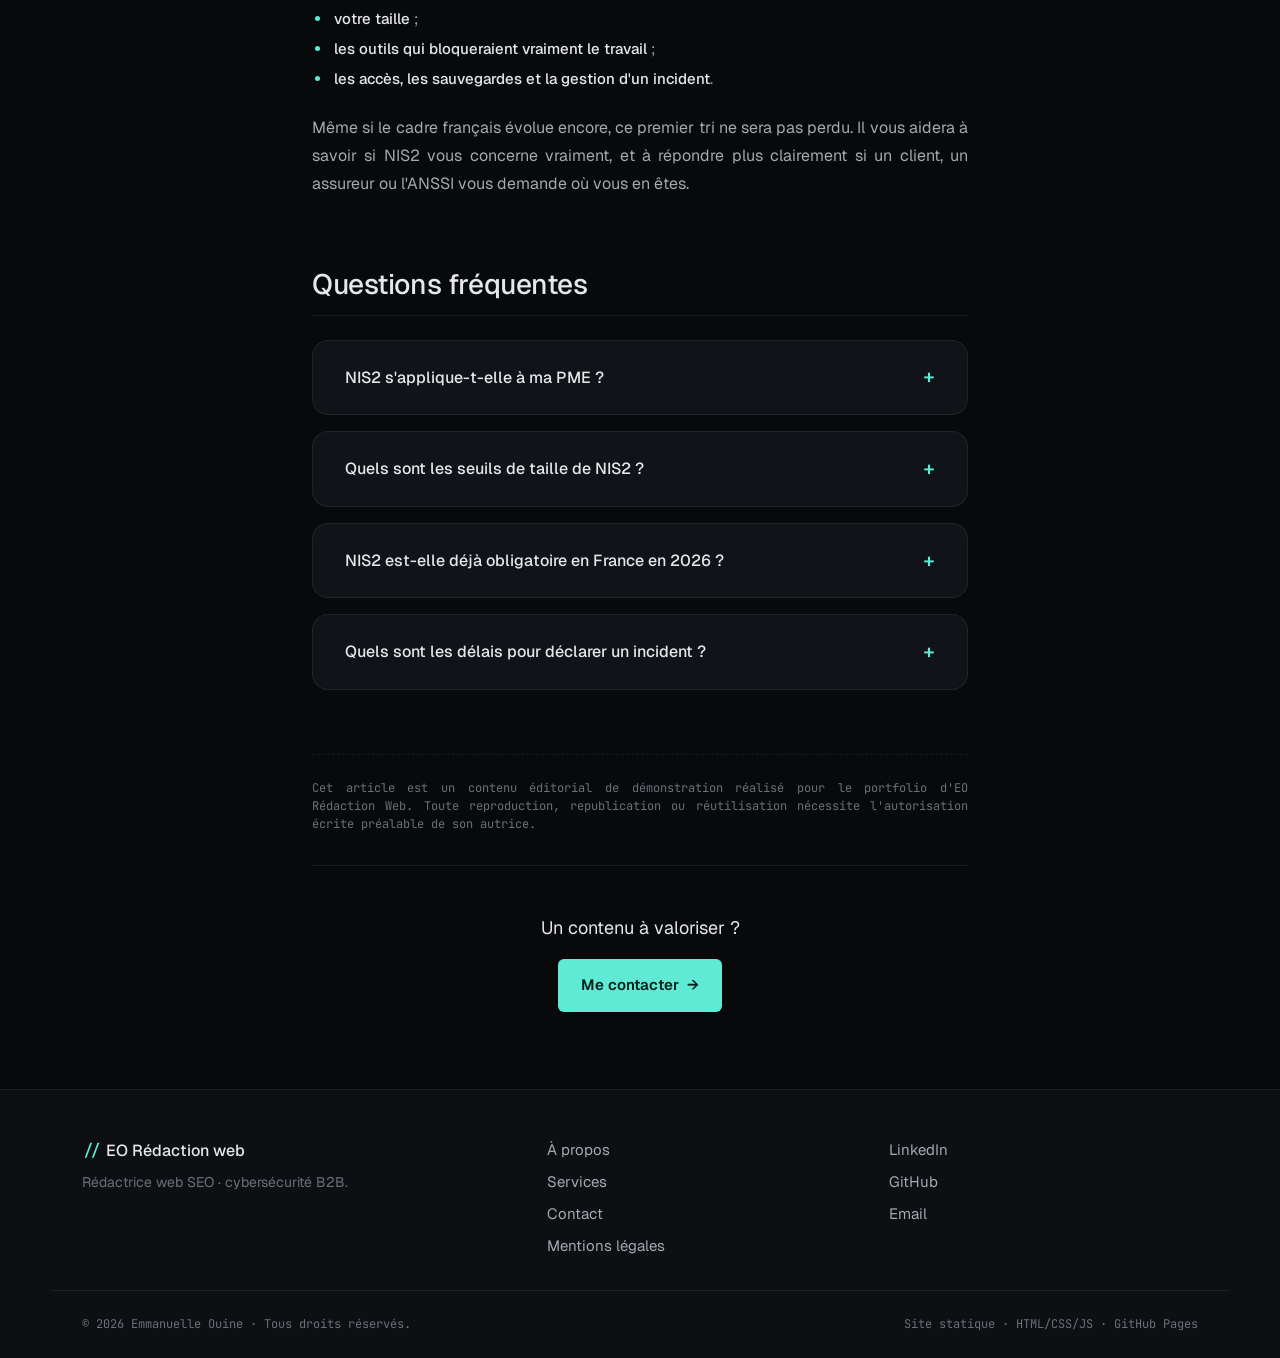
<file: articles/nis2-pme.html>
<!DOCTYPE html>
<html lang="fr">
<head>
  <meta charset="UTF-8" />
  <meta name="viewport" content="width=device-width, initial-scale=1.0" />
  <meta name="theme-color" content="#08090b" />

  <title>NIS2 et PME&nbsp;: êtes-vous concerné et par où commencer en 2026&nbsp;? | EO Rédaction web</title>
  <meta name="description" content="NIS2 peut concerner votre PME selon votre secteur, votre taille ou vos clients. Comment vérifier votre situation et par où commencer en 2026." />
  <meta name="author" content="Emmanuelle Ouine" />
<meta name="robots" content="index, follow, max-image-preview:large" />
  <link rel="canonical" href="https://eo-redaction-web.com/articles/nis2-pme.html" />

  <meta property="og:type" content="article" />
  <meta property="og:locale" content="fr_FR" />
  <meta property="og:title" content="NIS2 et PME&nbsp;: êtes-vous concerné et par où commencer en 2026&nbsp;?" />
  <meta property="og:description" content="NIS2 peut concerner votre PME selon votre secteur, votre taille ou vos clients. Comment vérifier votre situation et par où commencer." />
  <meta property="og:url" content="https://eo-redaction-web.com/articles/nis2-pme.html" />
  <meta property="og:image" content="https://eo-redaction-web.com/assets/img/og-image.png" />
  <meta property="article:published_time" content="2026-08-12" />
  <meta property="article:modified_time" content="2026-11-24" />
  <meta property="article:author" content="Emmanuelle Ouine" />

  <meta name="twitter:card" content="summary_large_image" />
  <meta name="twitter:title" content="NIS2 et PME&nbsp;: êtes-vous concerné et par où commencer en 2026&nbsp;?" />
  <meta name="twitter:description" content="NIS2 peut concerner votre PME selon votre secteur, votre taille ou vos clients." />
  <meta name="twitter:image" content="https://eo-redaction-web.com/assets/img/og-image.png" />

  <link rel="icon" type="image/svg+xml" href="data:image/svg+xml,%3Csvg xmlns='http://www.w3.org/2000/svg' viewBox='0 0 32 32'%3E%3Crect width='32' height='32' rx='6' fill='%2308090b'/%3E%3Ctext x='16' y='22' font-family='monospace' font-size='18' font-weight='700' fill='%235eead4' text-anchor='middle'%3E%2F%2F%3C/text%3E%3C/svg%3E" />

  <link rel="preconnect" href="https://fonts.googleapis.com" />
  <link rel="preconnect" href="https://fonts.gstatic.com" crossorigin />
  <link href="https://fonts.googleapis.com/css2?family=Geist:wght@300;400;500;600;700&family=JetBrains+Mono:wght@400;500&family=Instrument+Serif:ital@0;1&display=swap" rel="stylesheet" />

  <link rel="stylesheet" href="../assets/css/style.css" />

  <script type="application/ld+json">
  {
    "@context": "https://schema.org",
    "@type": "Article",
    "headline": "NIS2 et PME : êtes-vous concerné et par où commencer en 2026 ?",
    "description": "NIS2 peut concerner votre PME selon votre secteur, votre taille ou vos clients. Comment vérifier votre situation et par où commencer en 2026.",
    "datePublished": "2026-08-12",
    "dateModified": "2026-11-24",
    "author": {
      "@type": "Person",
      "name": "Emmanuelle Ouine",
      "url": "https://eo-redaction-web.com/"
    },
    "publisher": {
      "@type": "Person",
      "name": "Emmanuelle Ouine"
    },
    "mainEntityOfPage": {
      "@type": "WebPage",
      "@id": "https://eo-redaction-web.com/articles/nis2-pme.html"
    }
  }
  </script>

  <script type="application/ld+json">
  {
    "@context": "https://schema.org",
    "@type": "FAQPage",
    "mainEntity": [
     {
  "@type": "Question",
  "name": "NIS2 s'applique-t-elle à ma PME ?",
  "acceptedAnswer": {
    "@type": "Answer",
    "text": "Cela dépend principalement de votre secteur et de votre taille. NIS2 vise des secteurs comme la santé, l'énergie, les transports, l'eau, la banque, les services numériques ou certains services informatiques. Si vous travaillez dans l'un d'eux et atteignez les seuils de taille, votre PME peut être concernée directement. Même si elle n'entre pas directement dans le périmètre, un client soumis à NIS2 peut aussi lui demander des garanties de sécurité."
  }
},
      
  {
  "@type": "Question",
  "name": "Quels sont les seuils de taille de NIS2 ?",
  "acceptedAnswer": {
    "@type": "Answer",
    "text": "Si votre entreprise exerce dans l'un des secteurs concernés, elle peut notamment entrer dans le périmètre de NIS2 à partir de 50 salariés. En dessous de 50 salariés, dépasser 10 millions d'euros sur un seul critère financier ne suffit pas : dans le cas général, il faut dépasser ce seuil à la fois pour le chiffre d'affaires annuel et pour le total du bilan annuel. Certaines activités peuvent toutefois être concernées quelle que soit leur taille. Le calcul peut aussi être plus complexe si votre entreprise appartient à un groupe."
  }
},
{
  "@type": "Question",
  "name": "NIS2 est-elle déjà obligatoire en France en 2026 ?",
  "acceptedAnswer": {
    "@type": "Answer",
    "text": "Au 24 novembre 2026, la transposition française reste en cours. L'Assemblée nationale a adopté le projet de loi en première lecture le 17 novembre. Le texte doit encore être définitivement adopté. Vous pouvez toutefois vous appuyer dès maintenant sur la version de travail du Référentiel Cyber France (ReCyF), publiée par l'ANSSI le 17 mars 2026, qui liste les mesures recommandées pour atteindre les objectifs de la directive."
  }
},
      {
  "@type": "Question",
  "name": "Quels sont les délais pour déclarer un incident ?",
  "acceptedAnswer": {
    "@type": "Answer",
    "text": "Dans le cas général, pour un incident important au sens de NIS2, la directive prévoit un signalement en trois temps (article 23) : une alerte précoce dans les 24 heures après avoir pris connaissance de l'incident, puis une notification dans les 72 heures après cette prise de connaissance. Un rapport final doit ensuite être transmis au plus tard un mois après la notification de l'incident."
  }
}
    ]
  }
  </script>
</head>

<body>

  <header class="site-header">
    <nav class="nav" aria-label="Navigation principale">
      <a href="../index.html" class="nav-logo" aria-label="Retour à l'accueil">
        <span class="logo-mark">//</span>
        <span class="logo-name">EO Rédaction web</span>
      </a>

      <ul class="nav-list">
        <li><a href="../index.html">← Retour au portfolio</a></li>
        <li><a href="../index.html#contact" class="nav-cta">Me contacter</a></li>
      </ul>
    </nav>
  </header>

  <main id="top">

    <header class="article-hero">
      <div class="container">
        <p class="section-label">// Article</p>

        <h1 class="article-hero-title">NIS2 et PME&nbsp;: êtes-vous concerné et par où commencer en 2026&nbsp;?</h1>

        <ul class="article-meta" aria-label="Métadonnées de l'article">
          <li><span class="meta-key">Publié le</span><span>12 août 2026</span></li>
          <li><span class="meta-key">Mis à jour le</span><span><time datetime="2026-11-24">24 novembre 2026</time></span></li>
          <li><span class="meta-key">Lecture</span><span>13 minutes</span></li>
          <li><span class="meta-key">Catégorie</span><span>Cybersécurité PME</span></li>
        </ul>
      </div>
    </header>

    <article class="article-body">
      <div class="container case-container article-content">

        <!-- Encadré GEO "En bref" -->
       <aside class="article-summary-geo" aria-label="Résumé">
  <p class="article-summary-label">// En bref</p>
  <p>
    <strong>NIS2</strong> est une directive européenne qui  <strong>renforce les exigences de cybersécurité</strong>. Selon son activité, sa taille ou les exigences de certains clients, votre PME peut être concernée. Et même si la transposition française n'est pas encore finalisée, vous pouvez déjà <strong>vérifier où vous vous situez et commencer à vous préparer.</strong>
  </p>
</aside>
        <!-- Introduction -->
        <section class="article-section">
          <p>
  <strong>Vous dirigez une PME</strong> ou vous gérez son informatique, et <strong>NIS2 commence peut-être à apparaître dans vos échanges</strong>&nbsp;: un client qui pose une question, un prestataire qui vous envoie une ressource, un article qui parle d'obligations cyber alors que la loi française n'est pas encore totalement finalisée.
</p>
          <p>
            Le texte a tout de même avancé. <a href="https://www.senat.fr/dossier-legislatif/pjl24-033.html" target="_blank" rel="noopener noreferrer">L'Assemblée nationale a adopté le projet de loi en première lecture le 17 novembre 2026</a>. Mais <strong>au 24 novembre 2026, la transposition française reste en cours</strong>.
          </p>
          <p>
            Au milieu de tout ça, une question peut revenir vite&nbsp;:
          </p>
          <p>
            <strong>Est-ce que vous devez vraiment vous en occuper maintenant&nbsp;?</strong>
          </p>
          <p>
            Difficile de répondre en regardant seulement votre activité de loin. NIS2 ne concerne pas une entreprise simplement parce qu'elle utilise des outils numériques&nbsp;; si c'était le cas, presque tout le monde serait concerné. <strong>Ce qui compte</strong>, c'est plutôt <strong>votre activité</strong>, <strong>votre taille</strong> et, parfois, la <strong>place que vous occupez</strong> chez vos clients.
          </p>
          <p>
            Une <strong>PME industrielle</strong>, un <strong>éditeur logiciel</strong> ou un <strong>prestataire informatique</strong> peuvent donc avoir intérêt à vérifier leur situation, même si le sujet paraît d'abord réservé à de plus grandes structures ou à des secteurs très encadrés.
          </p>
        </section>

       <!-- H2 -->
<section class="article-section">
  <h2>NIS2 2026&nbsp;: pourquoi certaines PME doivent vérifier leur situation</h2>

  <p>
    <strong>NIS2 vise à renforcer la cybersécurité dans l'Union européenne</strong>. Elle remplace une première directive de 2016, avec un champ plus large&nbsp;: <strong>davantage d'organisations peuvent être concernées</strong>, comme le précise le <a href="https://eur-lex.europa.eu/legal-content/FR/TXT/?uri=celex%3A32022L2555" target="_blank" rel="noopener noreferrer">texte officiel de la directive</a>.
  </p>

  <p>
    C'est là que certaines PME peuvent se tromper. On pense facilement aux hôpitaux, aux banques ou aux fournisseurs d'énergie. Pourtant, le périmètre de NIS2 va plus loin. <strong>Des entreprises moins habituées à se considérer comme «&nbsp;sensibles&nbsp;» peuvent elles aussi être concernées.</strong>
  </p>
</section>
        <figure class="article-figure">
  <img src="../assets/img/articles/nis2-conformite-pme.jpg" alt="Écran affichant un tableau de bord de sécurité et de confidentialité avec des indicateurs de conformité" loading="lazy">
</figure>

        <!-- H2 -->
        <section class="article-section">
          <h2>Comment savoir si votre entreprise est concernée&nbsp;?</h2>
          <p>
            Le plus simple est de commencer par votre activité. <strong>Que fait vraiment votre entreprise&nbsp;? À qui sert votre service&nbsp;?</strong> Et que se passerait-il chez vos clients si vous ne pouviez plus le fournir pendant quelque temps&nbsp;?
          </p>
          <p>
            Ces questions sont plus utiles qu'une réponse trop rapide du type&nbsp;: «&nbsp;Nous faisons seulement du logiciel&nbsp;» ou «&nbsp;nous sommes seulement prestataire informatique&nbsp;». Un logiciel peut être utilisé dans un contexte sensible. Un prestataire peut avoir des accès importants chez ses clients. C'est ce rôle concret qui doit être regardé.
          </p>

          <h3>Votre entreprise atteint-elle les seuils de taille prévus&nbsp;?</h3>

<p>
  Il faut ensuite <strong>regarder la taille de votre entreprise</strong>. Si vous travaillez dans l'un des secteurs concernés, votre PME peut notamment entrer dans le périmètre de NIS2 <strong>à partir d'un effectif annuel de 50 personnes en équivalent temps plein</strong>. Ce calcul, exprimé en <strong>unités de travail par année (UTA)</strong>, tient notamment compte du temps partiel et de la durée de présence sur l'année.
</p>

<p>
  Votre effectif annuel est inférieur à ce seuil&nbsp;? Le critère financier peut aussi entrer en jeu, mais <strong>dépasser 10 millions d'euros sur un seul indicateur ne suffit pas</strong>. Dans le cas général, il faut dépasser ce seuil à la fois pour le <strong>chiffre d'affaires annuel</strong> et pour le <strong>total du bilan annuel</strong>. L'<a href="https://aide.monespacenis2.cyber.gouv.fr/fr/article/quels-sont-les-seuils-financiers-et-deffectifs-a-prendre-en-compte-pour-determiner-si-mon-entite-est-regulee-vzez74/" target="_blank" rel="noopener noreferrer">espace NIS2 de MesServicesCyber</a> détaille la manière dont ces seuils sont calculés.
</p>
<p>
  Mais ces chiffres ne suffisent pas toujours pour trancher. Certaines activités peuvent être concernées même avec une entreprise plus petite. C'est notamment le cas de certains acteurs des télécommunications, des services de confiance (tels que la signature et l'horodatage électroniques), ou des noms de domaine.
</p>

<p>
  <strong>Autre point à vérifier si vous appartenez à un groupe&nbsp;:</strong> le calcul peut dépasser votre PME seule. Il faut tenir compte de l'entreprise dans son ensemble et, selon les liens avec les autres entreprises du groupe, leurs effectifs et leurs données financières peuvent aussi entrer dans le calcul.
</p>

<p>
  Si vous commencez à vous perdre entre votre activité, votre taille et la structure de votre entreprise, inutile de faire le calcul seul. L'<a href="https://messervices.cyber.gouv.fr/simulateur-nis2" target="_blank" rel="noopener noreferrer"><strong>outil d'auto-évaluation NIS2</strong></a> vous permet de vérifier votre situation en quelques minutes.
</p>

          <h3>Vos clients peuvent-ils vous demander des garanties liées à NIS2&nbsp;?</h3>
          <p>
            Même si votre entreprise n'entre pas directement dans le périmètre, <strong>vos clients</strong> peuvent vous ramener au sujet. C'est souvent le cas lorsqu'ils travaillent eux-mêmes dans un <strong>secteur sensible</strong> ou qu'ils doivent <strong>renforcer leurs exigences de sécurité</strong>.
          </p>
          <p>
            Imaginez un renouvellement de contrat. Jusqu'ici, votre client vous demandait surtout un prix, un délai ou encore un niveau de service. Désormais, il peut aussi vouloir <strong>savoir où vous en êtes en matière de cybersécurité&nbsp;:</strong> si vous protégez bien vos accès, où sont vos <strong>sauvegardes</strong>, qui intervient en cas d'incident ou ce que prévoit votre <strong>contrat en matière de sécurité</strong>.
          </p>
          <p>
            Une PME capable de répondre clairement à ces questions <strong>rassure son client</strong>. À l'inverse, découvrir ces exigences au dernier moment, dans un appel d'offres ou juste avant une signature, peut rendre la discussion beaucoup plus compliquée.
          </p>
          <aside class="article-summary-geo" aria-labelledby="nis2-prestataires-title">
            <p class="article-summary-label" id="nis2-prestataires-title">// Le choix du prestataire pourrait aussi changer</p>
            <p>
              Vous externalisez votre informatique&nbsp;? L'<a href="https://www.assemblee-nationale.fr/dyn/17/textes/l17t0366_texte-adopte-seance" target="_blank" rel="noopener noreferrer">article 14 bis du texte adopté le 17 novembre 2026</a> prévoit un recours prioritaire à certains prestataires pour les entités concernées. Il pose trois critères&nbsp;:
            </p>
            <ul class="case-list">
              <li>une <strong>qualification ANSSI pour la prestation concernée</strong>&nbsp;;</li>
              <li>un <strong>assujettissement à l'impôt sur les sociétés en France</strong>, avec une exception lorsque le service est assuré par un opérateur interne du même groupe&nbsp;;</li>
              <li>l'<strong>absence de sanction administrative définitive</strong> pour un manquement grave aux obligations de sécurité de l'article 32 du RGPD.</li>
            </ul>
            <p>
              Aucune offre ne remplit ces critères&nbsp;? Le texte prévoit alors une <strong>autorisation expresse de l'ANSSI</strong> pour recourir à un autre prestataire. L'entité doit aussi documenter l'absence d'offre disponible répondant à ces critères.
            </p>
            <p>
              <strong>Cette disposition peut encore évoluer avant l'adoption définitive.</strong> Si elle est conservée, elle pourrait peser sur le choix de votre prestataire ou sur les exigences de vos clients.
            </p>
          </aside>
        </section>

       <!-- H2 -->
<section class="article-section">
  <h2>Entité essentielle ou entité importante&nbsp;: ce que cela change pour votre entreprise</h2>

  <p>
    Si votre entreprise entre dans le périmètre NIS2, elle pourra être classée dans l'une de ces deux catégories&nbsp;: <strong>entité essentielle</strong> ou <strong>entité importante</strong>.
  </p>

  <p>
    Pas besoin d'entrer tout de suite dans le détail juridique. Ce qu'il faut surtout retenir, c'est que <strong>les entités essentielles sont surveillées de plus près que les entités importantes</strong>.
  </p>

  <p>
   Dans les deux cas, <strong>se conformer à NIS2 ne consiste pas simplement à installer quelques outils de cybersécurité.</strong> Votre entreprise devra surtout être capable de montrer ce qu'elle protège, qui suit le sujet, quelles mesures ont été lancées et comment elle réagit si un incident survient.
  </p>

  <h3>Entité essentielle&nbsp;: les organisations que l'on surveille de plus près</h3>

  <p>
    Prenons un <strong>hôpital</strong>. Si une cyberattaque bloque une partie de son activité, le problème ne reste pas longtemps «&nbsp;un sujet informatique&nbsp;». Des <strong>usagers peuvent être touchés</strong>, des équipes ralenties, certains services perturbés.
  </p>

 <p>
  Un hôpital peut être directement concerné par NIS2 et, selon sa taille et sa situation, être classé parmi les <strong>entités essentielles</strong>. Et là, on voit assez vite ce qui est en jeu&nbsp;: <strong>si son activité s'arrête, les conséquences peuvent aller bien au-delà de l'organisation elle-même</strong>.
</p>

  <p>
    Pour ces entités, il ne suffit donc pas de dire que «&nbsp;l'informatique s'en occupe&nbsp;». Il faut pouvoir montrer que les risques sont suivis, que des mesures ont été décidées, que les responsabilités sont claires et que l'entreprise sait quoi faire si un incident survient.
  </p>
          <h3>Entité importante&nbsp;: ne lisez pas ce statut comme une simple formalité</h3>

<p>
  Si votre entreprise est classée comme <strong>entité importante</strong>, elle entre bien dans le cadre NIS2. Ce n'est pas la catégorie la plus surveillée, mais cela ne veut pas dire que le sujet peut attendre.
</p>

<p>
  Vous pouvez dès maintenant vous <strong><a href="https://club.ssi.gouv.fr/#/nis2/introduction" target="_blank" rel="noopener noreferrer">pré-enregistrer auprès de l'ANSSI</a></strong>. Une fois les obligations françaises entrées en vigueur, les entreprises concernées devront notamment <strong>signaler certains incidents</strong> et <strong>mettre en place des mesures de cybersécurité</strong> adaptées. L'<a href="https://messervices.cyber.gouv.fr/nis2" target="_blank" rel="noopener noreferrer">espace NIS2 de MesServicesCyber</a> détaille les démarches et les ressources disponibles.
</p>


<p>
  <strong>Pour une PME</strong> le plus utile est de retenir ceci&nbsp;: même avec un suivi moins poussé qu'une entité essentielle, il faudra pouvoir montrer où vous en êtes&nbsp;: <strong>les risques que vous avez identifiés, les actions déjà lancées et les personnes qui suivent le sujet.</strong> Ce sont des questions simples, mais il vaut mieux ne pas les découvrir le jour où un client, l'ANSSI ou un assureur vous les pose.
</p>
</section>

        <!-- H2 -->
        <section class="article-section">
          <h2>Obligations NIS2&nbsp;: ce que votre PME devra mettre en place</h2>
          <p>
            Quand NIS2 arrive sur la table, on pense souvent aux outils : pare-feu, antivirus, <a href="https://eo-redaction-web.com/articles/ransomware-pme.html">sauvegardes</a>, <a href="https://eo-redaction-web.com/articles/qu-est-ce-que-edr.html">supervision</a>, audits. Ils auront leur place, bien sûr. Mais si vous commencez par là, vous risquez de passer à côté du plus important.
          </p>
          <p>
            Avant de choisir des solutions, il faut déjà <strong>savoir ce qui doit absolument tenir dans votre entreprise</strong>. Votre messagerie&nbsp;? Votre logiciel de gestion&nbsp;? Vos données clients&nbsp;? Vos sauvegardes&nbsp;? Vos accès administrateur&nbsp;?
          </p>
          <p>
            C'est cette réflexion qui permet ensuite de mettre les <strong>bonnes mesures au bon endroit</strong>, au lieu d'empiler des outils sans savoir précisément quel risque vous cherchez à réduire.
          </p>

          <h3>Ne pas tout laisser au prestataire informatique</h3>
          <p>
            Dans une PME, on a vite tendance à renvoyer la cybersécurité vers le prestataire informatique. Quand ça bloque, on l'appelle. Pour les problèmes du quotidien, cette organisation fonctionne d'ailleurs souvent très bien.
          </p>
          <p>
            Avec NIS2, cela ne suffit plus toujours. Si votre messagerie ou votre logiciel métier tombe, le prestataire traitera la partie technique. Mais pendant ce temps, l'entreprise doit continuer à fonctionner. Il faut <strong>savoir qui prévenir</strong>, <strong>quoi traiter en priorité</strong> et <strong>quelles informations conserver</strong> si l'incident doit être déclaré.
          </p>
          <p>
            Cette partie-là, le <strong>prestataire ne peut pas la gérer seul</strong>. C'est d'ailleurs la logique du <a href="https://messervices.cyber.gouv.fr/documents-ressources/20260317_NIS_V2_ReCyF_v2.5.pdf" target="_blank" rel="noopener noreferrer">Référentiel Cyber France</a> publié par l'ANSSI&nbsp;: <strong>les outils ne font pas tout</strong>. La sécurité dépend aussi de la manière dont l'entreprise s'organise pour anticiper et gérer les risques.
          </p>

          <h3>Repérer ce qui bloque vraiment le travail</h3>
          <p>
            <strong>Ne commencez pas par faire la liste complète de vos outils et logiciels.</strong> Dans une PME, cette liste devient vite longue, et elle ne dit pas forcément à quoi sert chaque outil dans la journée de travail.
          </p>
          <p>
            Regardez plutôt un exemple concret&nbsp;: une entreprise qui prépare des commandes chaque matin. Si l'outil qui sort les bons ne fonctionne plus, le problème n'est pas de savoir s'il est «&nbsp;important&nbsp;» sur le papier. Le problème est beaucoup plus simple&nbsp;: est-ce que l'équipe peut continuer à travailler sans lui&nbsp;?
          </p>
          <p>
            Si quelqu'un sait faire autrement pendant quelques heures, le risque reste maîtrisable. Si les informations ne sont disponibles nulle part ailleurs, l'arrêt devient alors beaucoup plus compliqué.
          </p>
          <p>Voici les points à retenir&nbsp;:</p>
          <ul class="case-list">
            <li><strong>combien de temps l'entreprise peut tenir sans lui&nbsp;;</strong></li>
            <li><strong>s'il existe une solution de secours et qui sait la mettre en œuvre&nbsp;;</strong></li>
            <li><strong>si la remise en route a déjà été testée.</strong></li>
          </ul>

          <h3>Savoir quoi faire dans les premières heures d'un incident</h3>
          <p>
            Le jour où un outil important ne répond plus, il faut souvent <strong>agir avant même d'avoir compris toute la situation</strong>. C'est un peu stressant, mais c'est exactement pour ça que la préparation compte.
          </p>
         <p>
  Dans les premières heures, plusieurs décisions peuvent tomber presque en même temps&nbsp;: prévenir le prestataire, couper éventuellement un accès ou vérifier si les sauvegardes peuvent être utilisées. Et si l'activité d'un client est touchée, <strong>qui lui parle et à quel moment&nbsp;?</strong>
</p>
         <p>
  Avec NIS2, <strong>certains incidents importants devront aussi être signalés à l'ANSSI</strong>, et dans des délais courts. Pour ces incidents, la directive prévoit un signalement en trois temps (article 23)&nbsp;: une <strong>alerte précoce dans les 24 heures</strong> après avoir pris connaissance de l'incident important, puis une <strong>notification dans les 72 heures</strong> après cette prise de connaissance. Un <strong>rapport final doit ensuite être transmis au plus tard un mois après la notification de l'incident</strong>. Pour les prestataires de services de confiance, la notification des incidents importants affectant ces services doit être transmise sans retard injustifié, au plus tard 24 heures après en avoir pris connaissance. Si l'incident est encore en cours à l'échéance du rapport final, un rapport d'avancement est transmis, puis le rapport final dans le mois suivant le traitement de l'incident.
</p>
 </section>

        <!-- Conclusion -->
        <section class="article-section">
          <h2>Ce qu'il faut retenir</h2>
          <p>
            NIS2 peut encore sembler loin, surtout tant que la loi française n'est pas finalisée. Mais si votre <strong>PME travaille dans un secteur sensible</strong>, atteint certains <strong>seuils</strong> ou intervient auprès de <strong>clients concernés</strong>, mieux vaut <strong>vérifier votre situation maintenant</strong>.
          </p>
          <p>
            Commencez par l'<a href="https://messervices.cyber.gouv.fr/simulateur-nis2" target="_blank" rel="noopener noreferrer">auto-évaluation NIS2</a> de l'ANSSI&nbsp;: en quelques minutes, vous saurez déjà si votre entreprise peut être concernée.
          </p>
          <p>Concentrez-vous ensuite sur quelques points&nbsp;:</p>
          <ul class="case-list">
            <li><strong>votre secteur d'activité</strong>&nbsp;;</li>
            <li><strong>votre taille</strong>&nbsp;;</li>
            <li><strong>les outils qui bloqueraient vraiment le travail</strong>&nbsp;;</li>
            <li><strong>les accès, les sauvegardes et la gestion d'un incident</strong>.</li>
          </ul>
          <p>
            Même si le cadre français évolue encore, ce premier tri ne sera pas perdu. Il vous aidera à savoir si NIS2 vous concerne vraiment, et à répondre plus clairement si un client, un assureur ou l'ANSSI vous demande où vous en êtes.
          </p>
        </section>

        <!-- FAQ en accordéon -->
        <section class="article-section article-faq" aria-labelledby="faq-title">
          <h2 id="faq-title">Questions fréquentes</h2>

       <details class="faq-item">
  <summary>NIS2 s'applique-t-elle à ma PME&nbsp;?</summary>
  <div class="faq-answer">
    <p>
      Cela dépend principalement de votre secteur et de votre taille. NIS2 vise des secteurs comme la santé, l'énergie, les transports, l'eau, la banque, les services numériques ou certains services informatiques. Si vous travaillez dans l'un d'eux et atteignez les seuils de taille, votre PME peut être concernée directement. Même si elle n'entre pas directement dans le périmètre, un client soumis à NIS2 peut aussi lui demander des garanties de sécurité.
    </p>
  </div>
</details>
          
<details class="faq-item">
  <summary>Quels sont les seuils de taille de NIS2&nbsp;?</summary>
  <div class="faq-answer">
  <p>
    Si votre entreprise exerce dans l'un des secteurs concernés, elle peut notamment entrer dans le périmètre de NIS2 <strong>à partir de 50 salariés</strong>. En dessous de 50 salariés, dépasser 10 millions d'euros sur un seul critère financier ne suffit pas&nbsp;: il faut dépasser ce seuil à la fois pour le <strong>chiffre d'affaires annuel</strong> et pour le <strong>total du bilan annuel</strong>. Certaines activités peuvent toutefois être concernées quelle que soit leur taille. Le calcul peut aussi être plus complexe si votre entreprise appartient à un groupe.
  </p>
</div>
</details>
          <details class="faq-item">
  <summary>NIS2 est-elle déjà obligatoire en France en 2026&nbsp;?</summary>
  <div class="faq-answer">
    <p>
  Au 24 novembre 2026, <strong>la transposition française reste en cours</strong>. L'Assemblée nationale a adopté le projet de loi en première lecture le 17 novembre. Le texte doit encore être définitivement adopté. Vous pouvez toutefois vous appuyer dès maintenant sur la <a href="https://messervices.cyber.gouv.fr/documents-ressources/20260317_NIS_V2_ReCyF_v2.5.pdf" target="_blank" rel="noopener noreferrer"><strong>version de travail du Référentiel Cyber France (ReCyF)</strong></a>, publiée par l'ANSSI le 17 mars 2026, qui liste les mesures recommandées pour atteindre les objectifs de la directive.
</p>
  </div>
</details>

          <details class="faq-item">
  <summary>Quels sont les délais pour déclarer un incident&nbsp;?</summary>
  <div class="faq-answer">
    <p>
      Dans le cas général, pour un incident important au sens de NIS2, la directive prévoit un signalement en trois temps (article 23)&nbsp;: une <strong>alerte précoce dans les 24 heures</strong> après avoir pris connaissance de l'incident, puis une <strong>notification dans les 72 heures</strong> après cette prise de connaissance. Un <strong>rapport final doit ensuite être transmis au plus tard un mois après la notification de l'incident</strong>.
    </p>
  </div>
</details>
        </section>

        <!-- Mention légale -->
        <footer class="article-legal">
          <p>
          Cet article est un contenu éditorial de démonstration réalisé pour le portfolio d'EO Rédaction Web. Toute reproduction, republication ou réutilisation nécessite l'autorisation écrite préalable de son autrice.
          </p>
        </footer>

        <!-- CTA -->
        <div class="case-cta">
          <p class="case-cta-text">Un contenu à valoriser&nbsp;?</p>
          <a href="../index.html#contact" class="btn btn-primary">
            Me contacter
            <span aria-hidden="true">→</span>
          </a>
        </div>

      </div>
    </article>

  </main>

  <footer class="site-footer">
    <div class="container footer-grid">
      <div>
        <p class="footer-logo"><span class="logo-mark">//</span> EO Rédaction web</p>
        <p class="footer-tag">Rédactrice web SEO · cybersécurité B2B.</p>
      </div>

      <nav class="footer-nav" aria-label="Liens secondaires">
        <a href="../index.html#about">À propos</a>
        <a href="../index.html#services">Services</a>
        
        <a href="../index.html#contact">Contact</a>
    <a href="https://eo-redaction-web.com/mentions-legales.html">Mentions légales</a>
      </nav>

      <div class="footer-social">
        <a href="https://www.linkedin.com/in/emmanuelle-ouine-redactrice-web-seo" target="_blank" rel="noopener">LinkedIn</a>
        <a href="https://github.com/eo-redactrice-web" target="_blank" rel="noopener">GitHub</a>
        <a href="mailto:contact@eo-redaction-web.com">Email</a>
      </div>
    </div>

    <div class="container footer-bottom">
      <p>© <span id="year"></span> Emmanuelle Ouine · Tous droits réservés.</p>
      <p class="footer-tech">Site statique · HTML/CSS/JS · GitHub Pages</p>
    </div>
  </footer>

  <script>
    document.getElementById('year').textContent = new Date().getFullYear();
  </script>
</file>
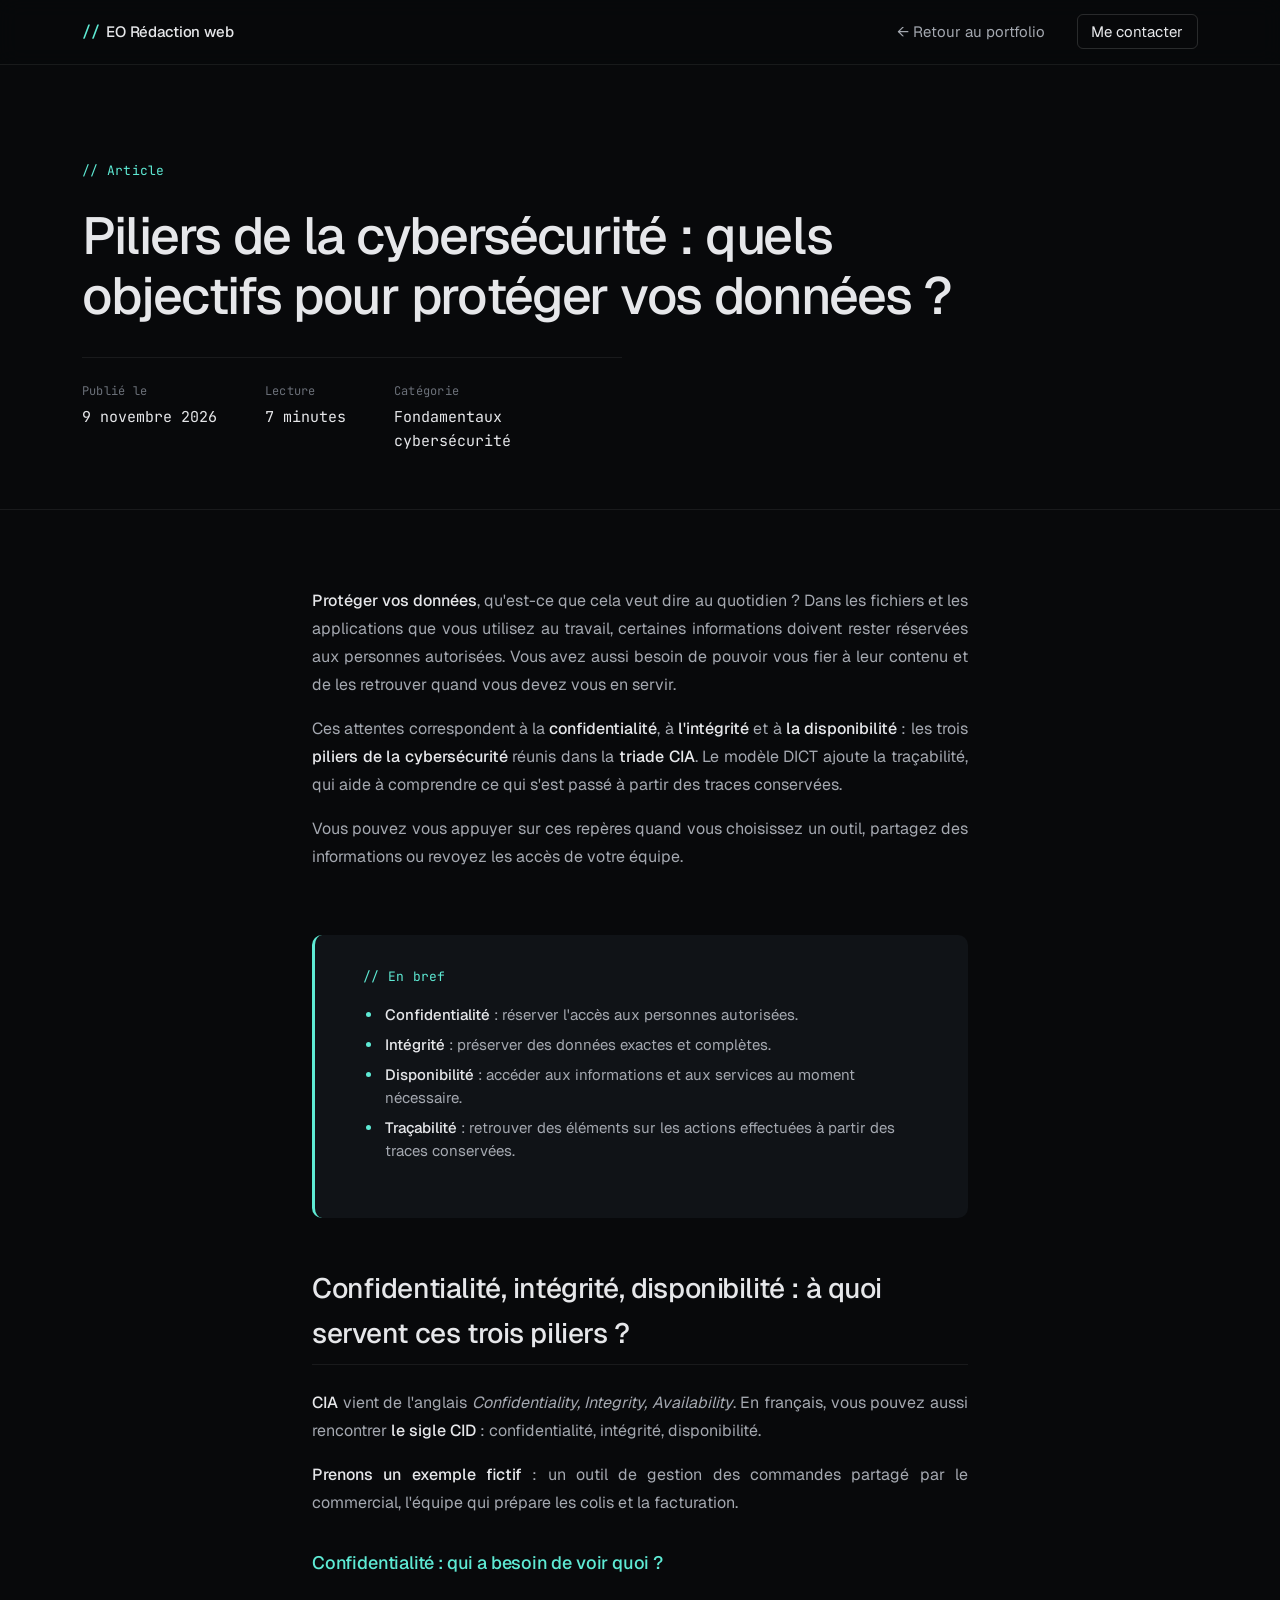
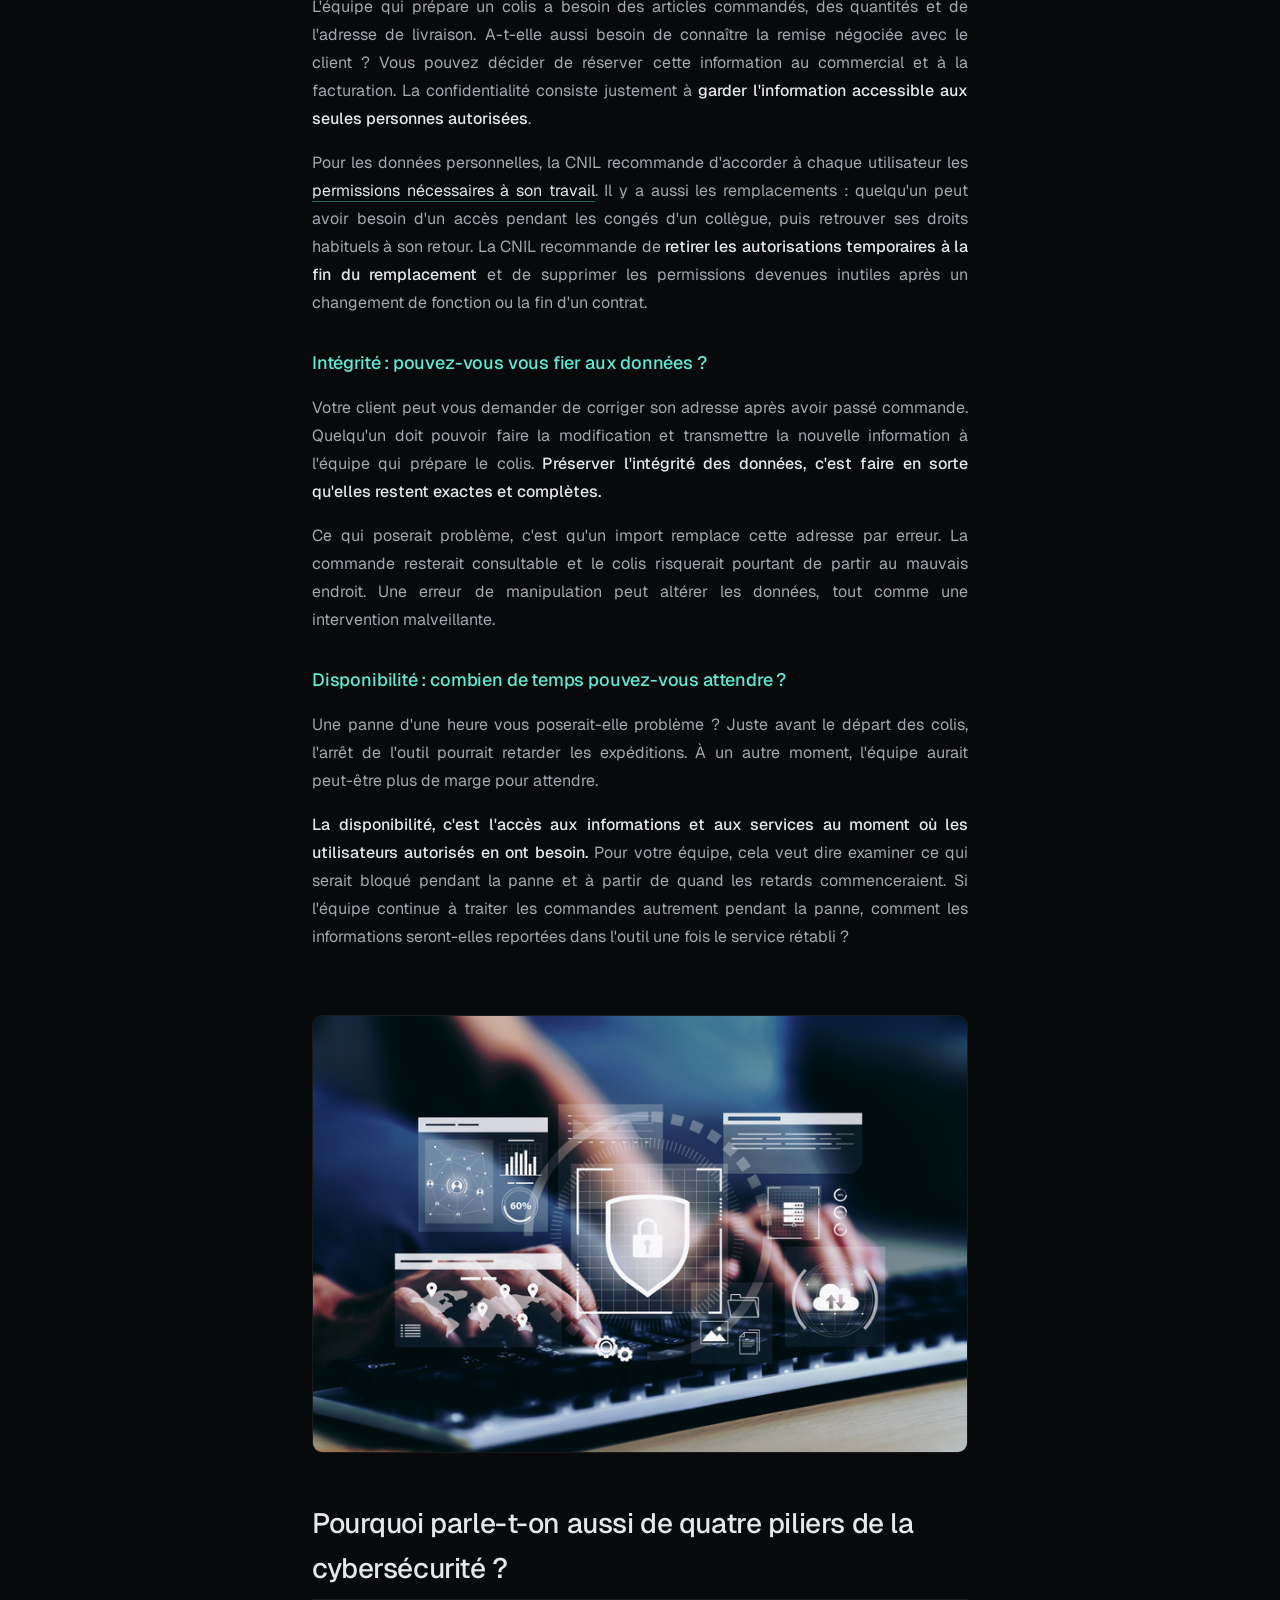
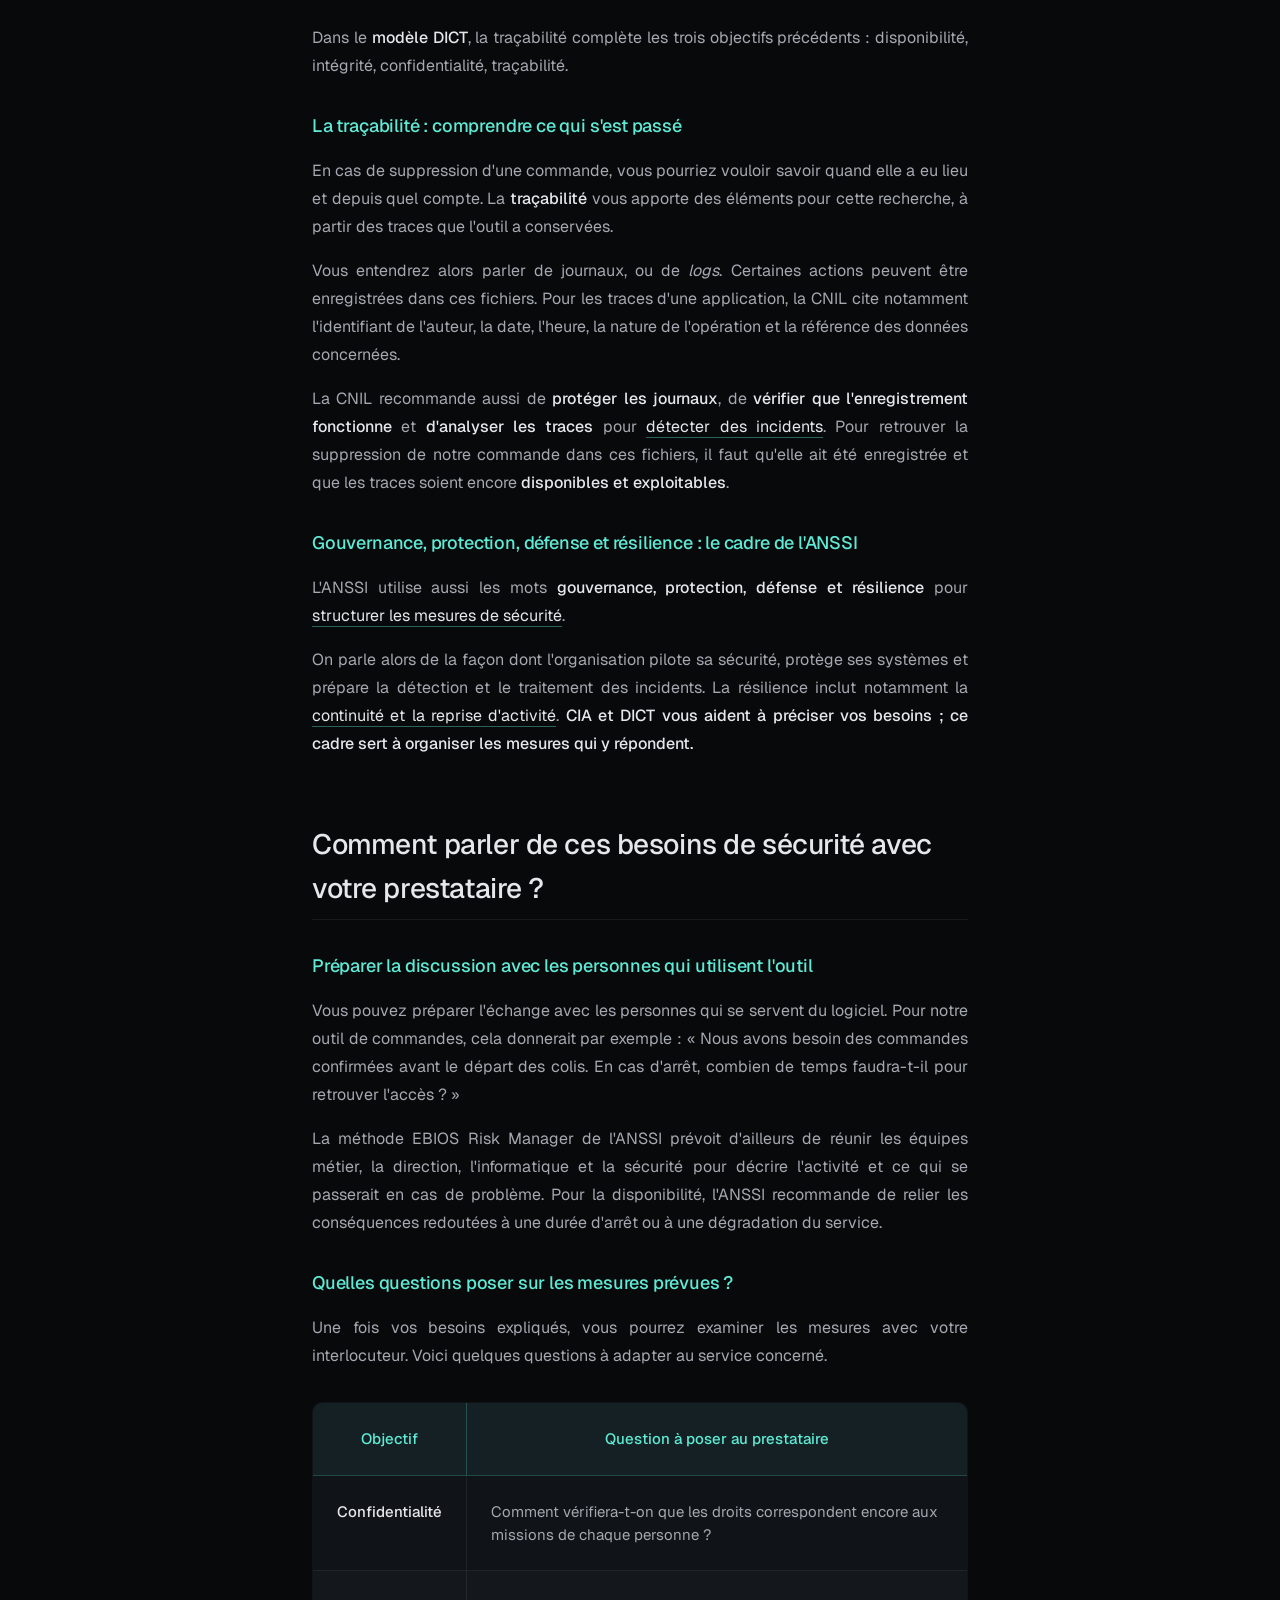
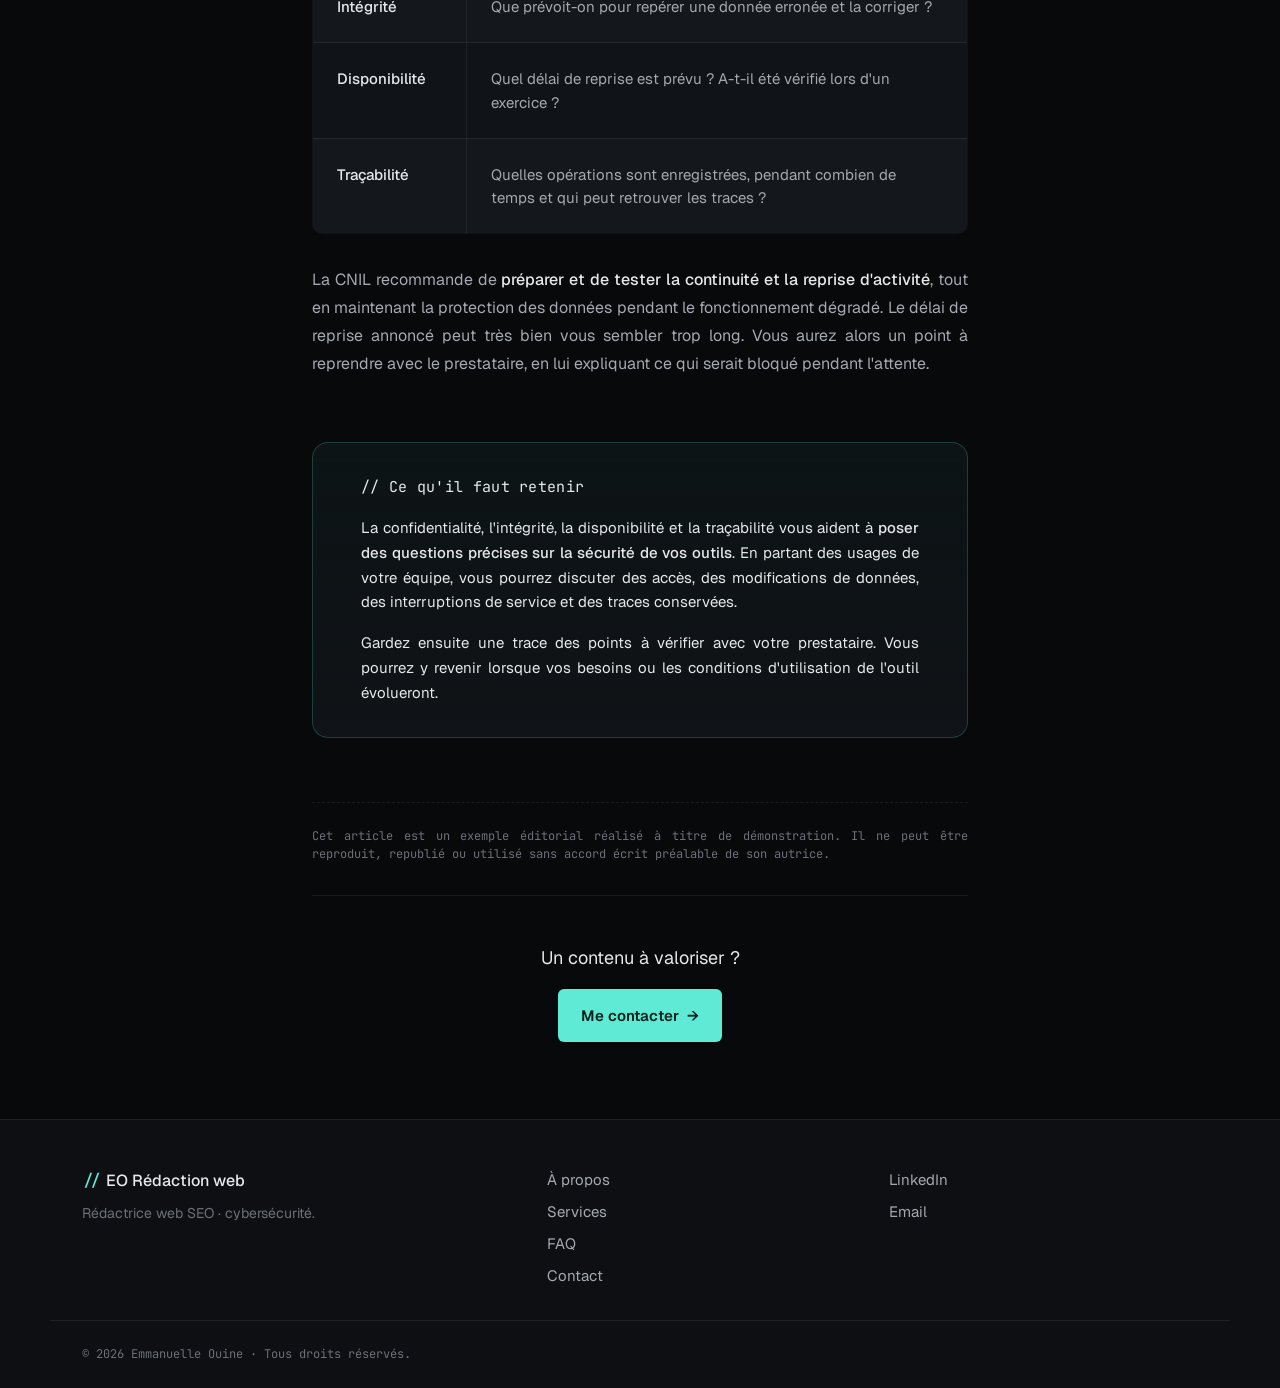
<file: articles/piliers-cybersecurite.html>
<!DOCTYPE html>
<html lang="fr">
<head>
  <meta charset="UTF-8" />
  <meta name="viewport" content="width=device-width, initial-scale=1.0" />
  <meta name="theme-color" content="#08090b" />

  <title>Piliers de la cybersécurité : CIA, DICT et cadre ANSSI | EO Rédaction web</title>
  <meta name="description" content="Confidentialité, intégrité, disponibilité, traçabilité : comprendre les piliers de la cybersécurité pour dialoguer avec votre prestataire et choisir vos outils." />
  <meta name="author" content="Emmanuelle Ouine" />
  <meta name="robots" content="noindex, nofollow, noarchive" />
  <link rel="canonical" href="https://eo-redaction-web.com/articles/piliers-cybersecurite.html" />

  <meta property="og:type" content="article" />
  <meta property="og:locale" content="fr_FR" />
  <meta property="og:title" content="Piliers de la cybersécurité : quels objectifs pour protéger vos données ?" />
  <meta property="og:description" content="Confidentialité, intégrité, disponibilité, traçabilité : comprendre les piliers de la cybersécurité pour dialoguer avec votre prestataire et choisir vos outils." />
  <meta property="og:url" content="https://eo-redaction-web.com/articles/piliers-cybersecurite.html" />
  <meta property="og:image" content="https://eo-redaction-web.com/assets/img/og-image.png" />
  <meta property="article:published_time" content="2026-11-09" />
  <meta property="article:author" content="Emmanuelle Ouine" />

  <meta name="twitter:card" content="summary_large_image" />
  <meta name="twitter:title" content="Piliers de la cybersécurité : quels objectifs pour protéger vos données ?" />
  <meta name="twitter:description" content="Confidentialité, intégrité, disponibilité, traçabilité : comprendre les piliers de la cybersécurité." />
  <meta name="twitter:image" content="https://eo-redaction-web.com/assets/img/og-image.png" />

  <link rel="icon" type="image/svg+xml" href="data:image/svg+xml,%3Csvg xmlns='http://www.w3.org/2000/svg' viewBox='0 0 32 32'%3E%3Crect width='32' height='32' rx='6' fill='%2308090b'/%3E%3Ctext x='16' y='22' font-family='monospace' font-size='18' font-weight='700' fill='%235eead4' text-anchor='middle'%3E%2F%2F%3C/text%3E%3C/svg%3E" />

  <link rel="preconnect" href="https://fonts.googleapis.com" />
  <link rel="preconnect" href="https://fonts.gstatic.com" crossorigin />
  <link href="https://fonts.googleapis.com/css2?family=Geist:wght@300;400;500;600;700&family=JetBrains+Mono:wght@400;500&family=Instrument+Serif:ital@0;1&display=swap" rel="stylesheet" />

  <link rel="stylesheet" href="../assets/css/style.css" />

  <script type="application/ld+json">
  {
    "@context": "https://schema.org",
    "@type": "Article",
    "headline": "Piliers de la cybersécurité : quels objectifs pour protéger vos données ?",
    "description": "Confidentialité, intégrité, disponibilité, traçabilité : comprendre les piliers de la cybersécurité pour dialoguer avec votre prestataire et choisir vos outils.",
    "datePublished": "2026-11-09",
    "dateModified": "2026-11-09",
    "author": {
      "@type": "Person",
      "name": "Emmanuelle Ouine",
      "url": "https://eo-redaction-web.com/"
    },
    "publisher": {
      "@type": "Person",
      "name": "Emmanuelle Ouine"
    },
    "mainEntityOfPage": {
      "@type": "WebPage",
      "@id": "https://eo-redaction-web.com/articles/piliers-cybersecurite.html"
    }
  }
  </script>
</head>

<body>

  <header class="site-header">
    <nav class="nav" aria-label="Navigation principale">
      <a href="../index.html" class="nav-logo" aria-label="Retour à l'accueil">
        <span class="logo-mark">//</span>
        <span class="logo-name">EO Rédaction web</span>
      </a>

      <ul class="nav-list">
        <li><a href="../index.html">← Retour au portfolio</a></li>
        <li><a href="../index.html#contact" class="nav-cta">Me contacter</a></li>
      </ul>
    </nav>
  </header>

  <main id="top">

    <header class="article-hero">
      <div class="container">
        <p class="section-label">// Article</p>

        <h1 class="article-hero-title">Piliers de la cybersécurité&nbsp;: quels objectifs pour protéger vos données&nbsp;?</h1>

        <ul class="article-meta" aria-label="Métadonnées de l'article">
          <li><span class="meta-key">Publié le</span><span>9 novembre 2026</span></li>
          <li><span class="meta-key">Lecture</span><span>7 minutes</span></li>
          <li><span class="meta-key">Catégorie</span><span>Fondamentaux cybersécurité</span></li>
        </ul>
      </div>
    </header>

    <article class="article-body">
      <div class="container case-container article-content">

        <!-- Introduction avant le premier H2 -->
        <section class="article-section">
          <p>
            <strong>Protéger vos données</strong>, qu'est-ce que cela veut dire au quotidien&nbsp;? Dans les fichiers et les applications que vous utilisez au travail, certaines informations doivent rester réservées aux personnes autorisées. Vous avez aussi besoin de pouvoir vous fier à leur contenu et de les retrouver quand vous devez vous en servir.
          </p>
          <p>
            Ces attentes correspondent à la <strong>confidentialité</strong>, à <strong>l'intégrité</strong> et à <strong>la disponibilité&nbsp;</strong>: les trois <strong>piliers de la cybersécurité</strong> réunis dans la <strong>triade CIA</strong>. Le modèle DICT ajoute la traçabilité, qui aide à comprendre ce qui s'est passé à partir des traces conservées.
          </p>
          <p>
            Vous pouvez vous appuyer sur ces repères quand vous choisissez un outil, partagez des informations ou revoyez les accès de votre équipe.
          </p>
        </section>

        <!-- Encadré "En bref" -->
        <aside class="article-summary-geo" aria-label="Résumé">
          <p class="article-summary-label">// En bref</p>
          <ul class="case-list">
            <li><strong>Confidentialité</strong>&nbsp;: réserver l'accès aux personnes autorisées.</li>
            <li><strong>Intégrité</strong>&nbsp;: préserver des données exactes et complètes.</li>
            <li><strong>Disponibilité</strong>&nbsp;: accéder aux informations et aux services au moment nécessaire.</li>
            <li><strong>Traçabilité</strong>&nbsp;: retrouver des éléments sur les actions effectuées à partir des traces conservées.</li>
          </ul>
        </aside>

        <!-- H2 : CIA -->
        <section class="article-section">
          <h2>Confidentialité, intégrité, disponibilité&nbsp;: à quoi servent ces trois piliers&nbsp;?</h2>

          <p>
            <strong>CIA</strong> vient de l'anglais <em>Confidentiality, Integrity, Availability</em>. En français, vous pouvez aussi rencontrer <strong>le sigle CID&nbsp;</strong>: confidentialité, intégrité, disponibilité.
          </p>
          <p>
            <strong>Prenons un exemple fictif&nbsp;</strong>: un outil de gestion des commandes partagé par le commercial, l'équipe qui prépare les colis et la facturation.
          </p>

          <h3>Confidentialité&nbsp;: qui a besoin de voir quoi&nbsp;?</h3>
          <p>
            L'équipe qui prépare un colis a besoin des articles commandés, des quantités et de l'adresse de livraison. A-t-elle aussi besoin de connaître la remise négociée avec le client&nbsp;? Vous pouvez décider de réserver cette information au commercial et à la facturation. La confidentialité consiste justement à <strong>garder l'information accessible aux seules personnes autorisées</strong>.
          </p>
          <p>
            Pour les données personnelles, la CNIL recommande d'accorder à chaque utilisateur les <a href="https://www.cnil.fr/fr/securite-gerer-les-habilitations" target="_blank" rel="noopener noreferrer">permissions nécessaires à son travail</a>. Il y a aussi les remplacements&nbsp;: quelqu'un peut avoir besoin d'un accès pendant les congés d'un collègue, puis retrouver ses droits habituels à son retour. La CNIL recommande de <strong>retirer les autorisations temporaires à la fin du remplacement</strong> et de supprimer les permissions devenues inutiles après un changement de fonction ou la fin d'un contrat.
          </p>

          <h3>Intégrité&nbsp;: pouvez-vous vous fier aux données&nbsp;?</h3>
          <p>
            Votre client peut vous demander de corriger son adresse après avoir passé commande. Quelqu'un doit pouvoir faire la modification et transmettre la nouvelle information à l'équipe qui prépare le colis. <strong>Préserver l'intégrité des données, c'est faire en sorte qu'elles restent exactes et complètes.</strong>
          </p>
          <p>
            Ce qui poserait problème, c'est qu'un import remplace cette adresse par erreur. La commande resterait consultable et le colis risquerait pourtant de partir au mauvais endroit. Une erreur de manipulation peut altérer les données, tout comme une intervention malveillante.
          </p>

          <h3>Disponibilité&nbsp;: combien de temps pouvez-vous attendre&nbsp;?</h3>
          <p>
            Une panne d'une heure vous poserait-elle problème&nbsp;? Juste avant le départ des colis, l'arrêt de l'outil pourrait retarder les expéditions. À un autre moment, l'équipe aurait peut-être plus de marge pour attendre.
          </p>
          <p>
            <strong>La disponibilité, c'est l'accès aux informations et aux services au moment où les utilisateurs autorisés en ont besoin.</strong> Pour votre équipe, cela veut dire examiner ce qui serait bloqué pendant la panne et à partir de quand les retards commenceraient. Si l'équipe continue à traiter les commandes autrement pendant la panne, comment les informations seront-elles reportées dans l'outil une fois le service rétabli&nbsp;?
          </p>
        </section>
             

        <!-- Image illustrative DICT -->
        <figure class="article-figure">
          <img
            src="../assets/img/articles/piliers-cybersecurite-dict.jpg"
           alt="Interface de cybersécurité en surimpression sur un ordinateur portable : bouclier de protection, tableau de bord de supervision, cartographie des données et stockage cloud."
            width="724"
            height="483"
            loading="lazy"
          />
        </figure>

        <!-- H2 : DICT -->
        <section class="article-section">
          <h2>Pourquoi parle-t-on aussi de quatre piliers de la cybersécurité&nbsp;?</h2>

          <p>
            Dans le <strong>modèle DICT</strong>, la traçabilité complète les trois objectifs précédents&nbsp;: disponibilité, intégrité, confidentialité, traçabilité.
          </p>

          <h3>La traçabilité&nbsp;: comprendre ce qui s'est passé</h3>
          <p>
            En cas de suppression d'une commande, vous pourriez vouloir savoir quand elle a eu lieu et depuis quel compte. La <strong>traçabilité</strong> vous apporte des éléments pour cette recherche, à partir des traces que l'outil a conservées.
          </p>
          <p>
            Vous entendrez alors parler de journaux, ou de <em>logs</em>. Certaines actions peuvent être enregistrées dans ces fichiers. Pour les traces d'une application, la CNIL cite notamment l'identifiant de l'auteur, la date, l'heure, la nature de l'opération et la référence des données concernées.
          </p>
          <p>
            La CNIL recommande aussi de <strong>protéger les journaux</strong>, de <strong>vérifier que l'enregistrement fonctionne </strong>et <strong>d'analyser les traces</strong> pour <a href="qu-est-ce-que-edr.html" target="_blank" rel="noopener noreferrer">détecter des incidents</a>. Pour retrouver la suppression de notre commande dans ces fichiers, il faut qu'elle ait été enregistrée et que les traces soient encore <strong>disponibles et exploitables</strong>.
          </p>

          <h3>Gouvernance, protection, défense et résilience&nbsp;: le cadre de l'ANSSI</h3>
          <p>
            L'ANSSI utilise aussi les mots <strong>gouvernance, protection, défense et résilience</strong> pour <a href="https://cyber.gouv.fr/securisation/gestion-de-crise/anticiper-gerer-une-crise-cyber/structurer-ses-mesures-de-securite/" target="_blank" rel="noopener noreferrer">structurer les mesures de sécurité</a>.
          </p>
          <p>
            On parle alors de la façon dont l'organisation pilote sa sécurité, protège ses systèmes et prépare la détection et le traitement des incidents. La résilience inclut notamment la <a href="ransomware-pme.html" target="_blank" rel="noopener noreferrer">continuité et la reprise d'activité</a>. <strong>CIA et DICT vous aident à préciser vos besoins&nbsp;; ce cadre sert à organiser les mesures qui y répondent.</strong>
          </p>
        </section>

        <!-- H2 : Comment parler avec votre prestataire -->
        <section class="article-section">
          <h2>Comment parler de ces besoins de sécurité avec votre prestataire&nbsp;?</h2>

          <h3>Préparer la discussion avec les personnes qui utilisent l'outil</h3>
          <p>
            Vous pouvez préparer l'échange avec les personnes qui se servent du logiciel. Pour notre outil de commandes, cela donnerait par exemple&nbsp;: «&nbsp;Nous avons besoin des commandes confirmées avant le départ des colis. En cas d'arrêt, combien de temps faudra-t-il pour retrouver l'accès&nbsp;?&nbsp;»
          </p>
          <p>
            La méthode EBIOS Risk Manager de l'ANSSI prévoit d'ailleurs de réunir les équipes métier, la direction, l'informatique et la sécurité pour décrire l'activité et ce qui se passerait en cas de problème. Pour la disponibilité, l'ANSSI recommande de relier les conséquences redoutées à une durée d'arrêt ou à une dégradation du service.
          </p>

          <h3>Quelles questions poser sur les mesures prévues&nbsp;?</h3>
          <p>
            Une fois vos besoins expliqués, vous pourrez examiner les mesures avec votre interlocuteur. Voici quelques questions à adapter au service concerné.
          </p>

          <div class="article-table-wrapper">
            <table class="article-table">
              <thead>
                <tr>
                  <th scope="col">Objectif</th>
                  <th scope="col">Question à poser au prestataire</th>
                </tr>
              </thead>
              <tbody>
                <tr>
                  <td><strong>Confidentialité</strong></td>
                  <td>Comment vérifiera-t-on que les droits correspondent encore aux missions de chaque personne&nbsp;?</td>
                </tr>
                <tr>
                  <td><strong>Intégrité</strong></td>
                  <td>Que prévoit-on pour repérer une donnée erronée et la corriger&nbsp;?</td>
                </tr>
                <tr>
                  <td><strong>Disponibilité</strong></td>
                  <td>Quel délai de reprise est prévu&nbsp;? A-t-il été vérifié lors d'un exercice&nbsp;?</td>
                </tr>
                <tr>
                  <td><strong>Traçabilité</strong></td>
                  <td>Quelles opérations sont enregistrées, pendant combien de temps et qui peut retrouver les traces&nbsp;?</td>
                </tr>
              </tbody>
            </table>
          </div>

          <p>
            La CNIL recommande de <strong>préparer et de tester la continuité et la reprise d'activité</strong>, tout en maintenant la protection des données pendant le fonctionnement dégradé. Le délai de reprise annoncé peut très bien vous sembler trop long. Vous aurez alors un point à reprendre avec le prestataire, en lui expliquant ce qui serait bloqué pendant l'attente.
          </p>
        </section>

        <!-- Ce qu'il faut retenir -->
        <aside class="case-summary" aria-label="Ce qu'il faut retenir">
          <p class="case-summary-label">// Ce qu'il faut retenir</p>
          <p>
            La confidentialité, l'intégrité, la disponibilité et la traçabilité vous aident à <strong>poser des questions précises sur la sécurité de vos outils</strong>. En partant des usages de votre équipe, vous pourrez discuter des accès, des modifications de données, des interruptions de service et des traces conservées.
          </p>
          <p>
            Gardez ensuite une trace des points à vérifier avec votre prestataire. Vous pourrez y revenir lorsque vos besoins ou les conditions d'utilisation de l'outil évolueront.
          </p>
        </aside>

        <!-- Mention légale -->
        <footer class="article-legal">
          <p>
            Cet article est un exemple éditorial réalisé à titre de démonstration. Il ne peut être reproduit, republié ou utilisé sans accord écrit préalable de son autrice.
          </p>
        </footer>

        <!-- CTA -->
        <div class="case-cta">
          <p class="case-cta-text">Un contenu à valoriser&nbsp;?</p>
          <a href="../index.html#contact" class="btn btn-primary">
            Me contacter
            <span aria-hidden="true">→</span>
          </a>
        </div>

      </div>
    </article>

  </main>

  <footer class="site-footer">
    <div class="container footer-grid">
      <div>
        <p class="footer-logo"><span class="logo-mark">//</span> EO Rédaction web</p>
        <p class="footer-tag">Rédactrice web SEO · cybersécurité.</p>
      </div>

      <nav class="footer-nav" aria-label="Liens secondaires">
        <a href="../index.html#about">À propos</a>
        <a href="../index.html#services">Services</a>
        <a href="../index.html#faq">FAQ</a>
        <a href="../index.html#contact">Contact</a>
      </nav>

      <div class="footer-social">
        <a href="https://www.linkedin.com/in/emmanuelle-ouine-redactrice-web-seo" target="_blank" rel="noopener">LinkedIn</a>
        <a href="mailto:contact@eo-redaction-web.com">Email</a>
      </div>
    </div>

    <div class="container footer-bottom">
      <p>© <span id="year"></span> Emmanuelle Ouine · Tous droits réservés.</p>
    </div>
  </footer>

  <script>
    document.getElementById('year').textContent = new Date().getFullYear();
  </script>

  <!-- Protection anti-copie -->
  <script>
    (function() {
      var articleContent = document.querySelector('.article-content');
      if (!articleContent) return;

      articleContent.addEventListener('contextmenu', function(e) {
        e.preventDefault();
      });

      articleContent.addEventListener('copy', function(e) {
        var selection = document.getSelection().toString();
        if (!selection) return;
        var source = '\n\n— Source : ' + window.location.href + '\n© Emmanuelle Ouine — Tous droits réservés';
        e.clipboardData.setData('text/plain', selection + source);
        e.preventDefault();
      });
    })();
  </script>
</body>
</html>
</file>
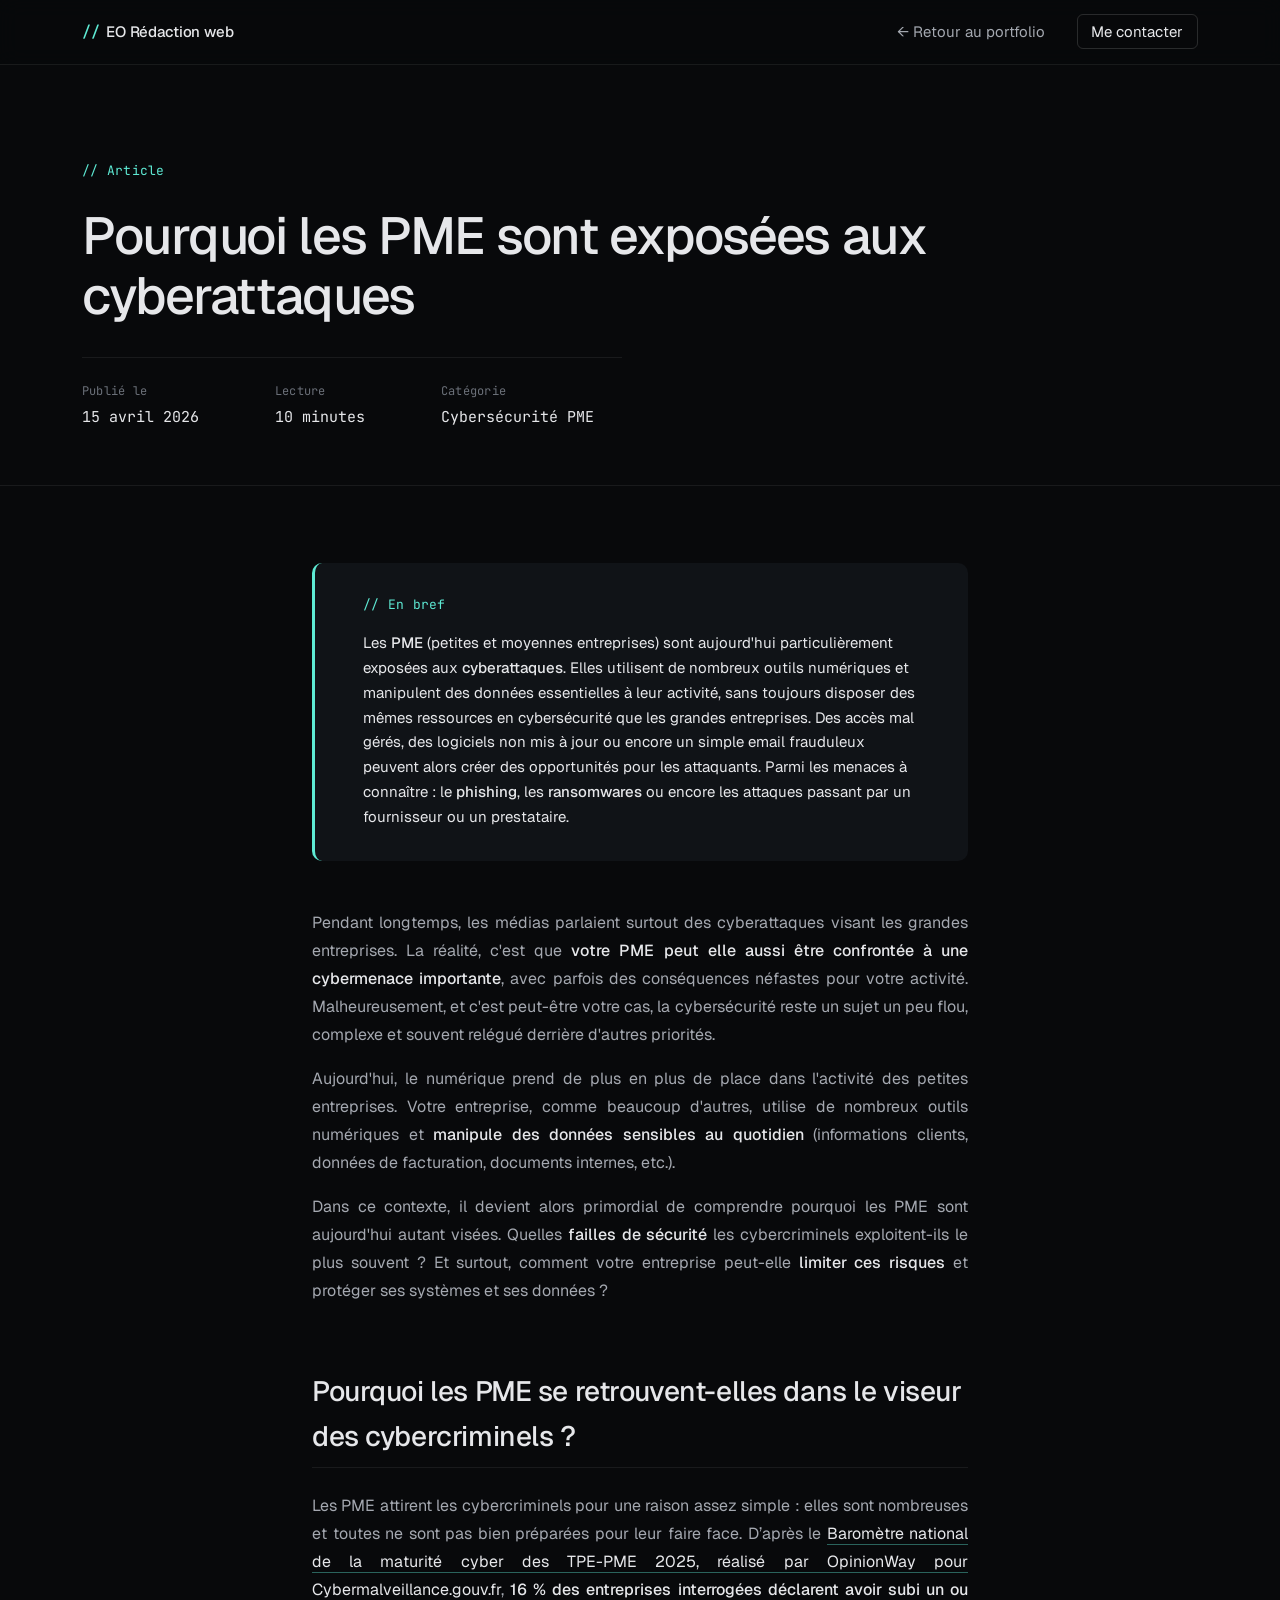
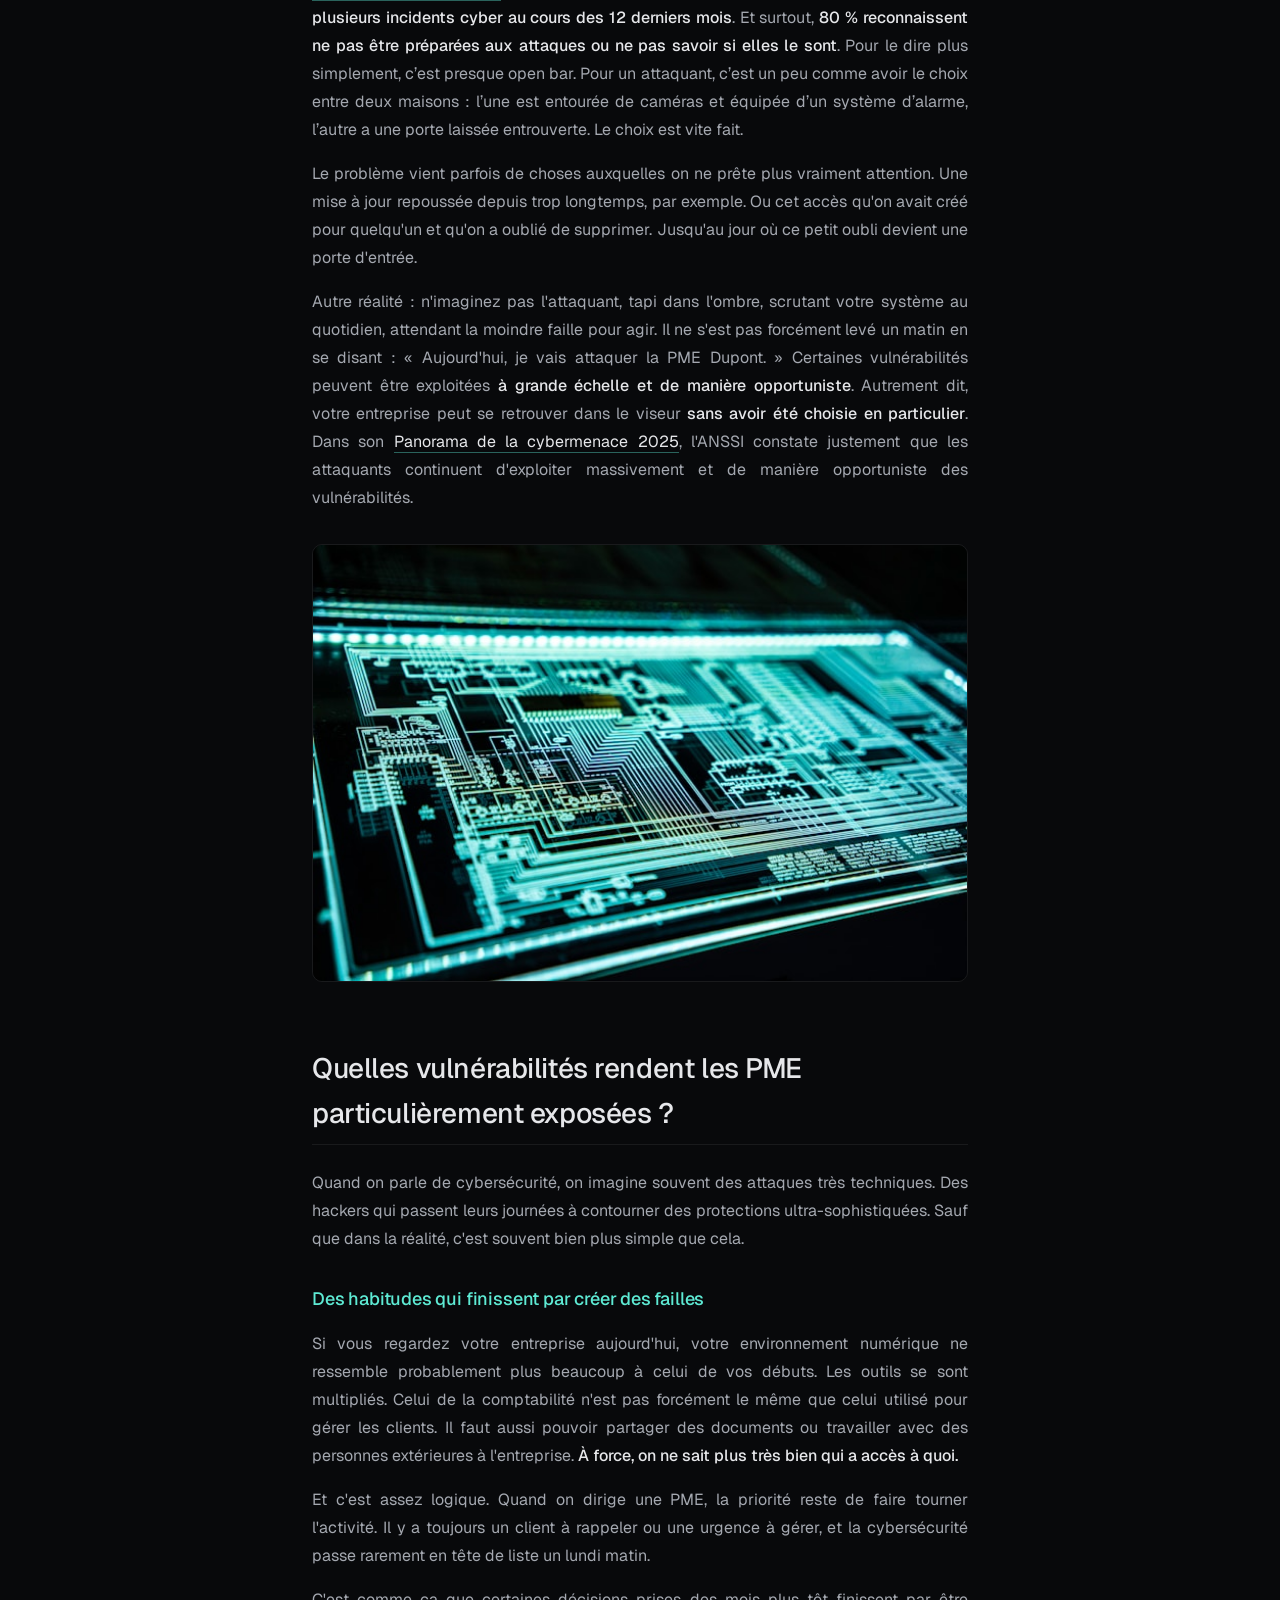
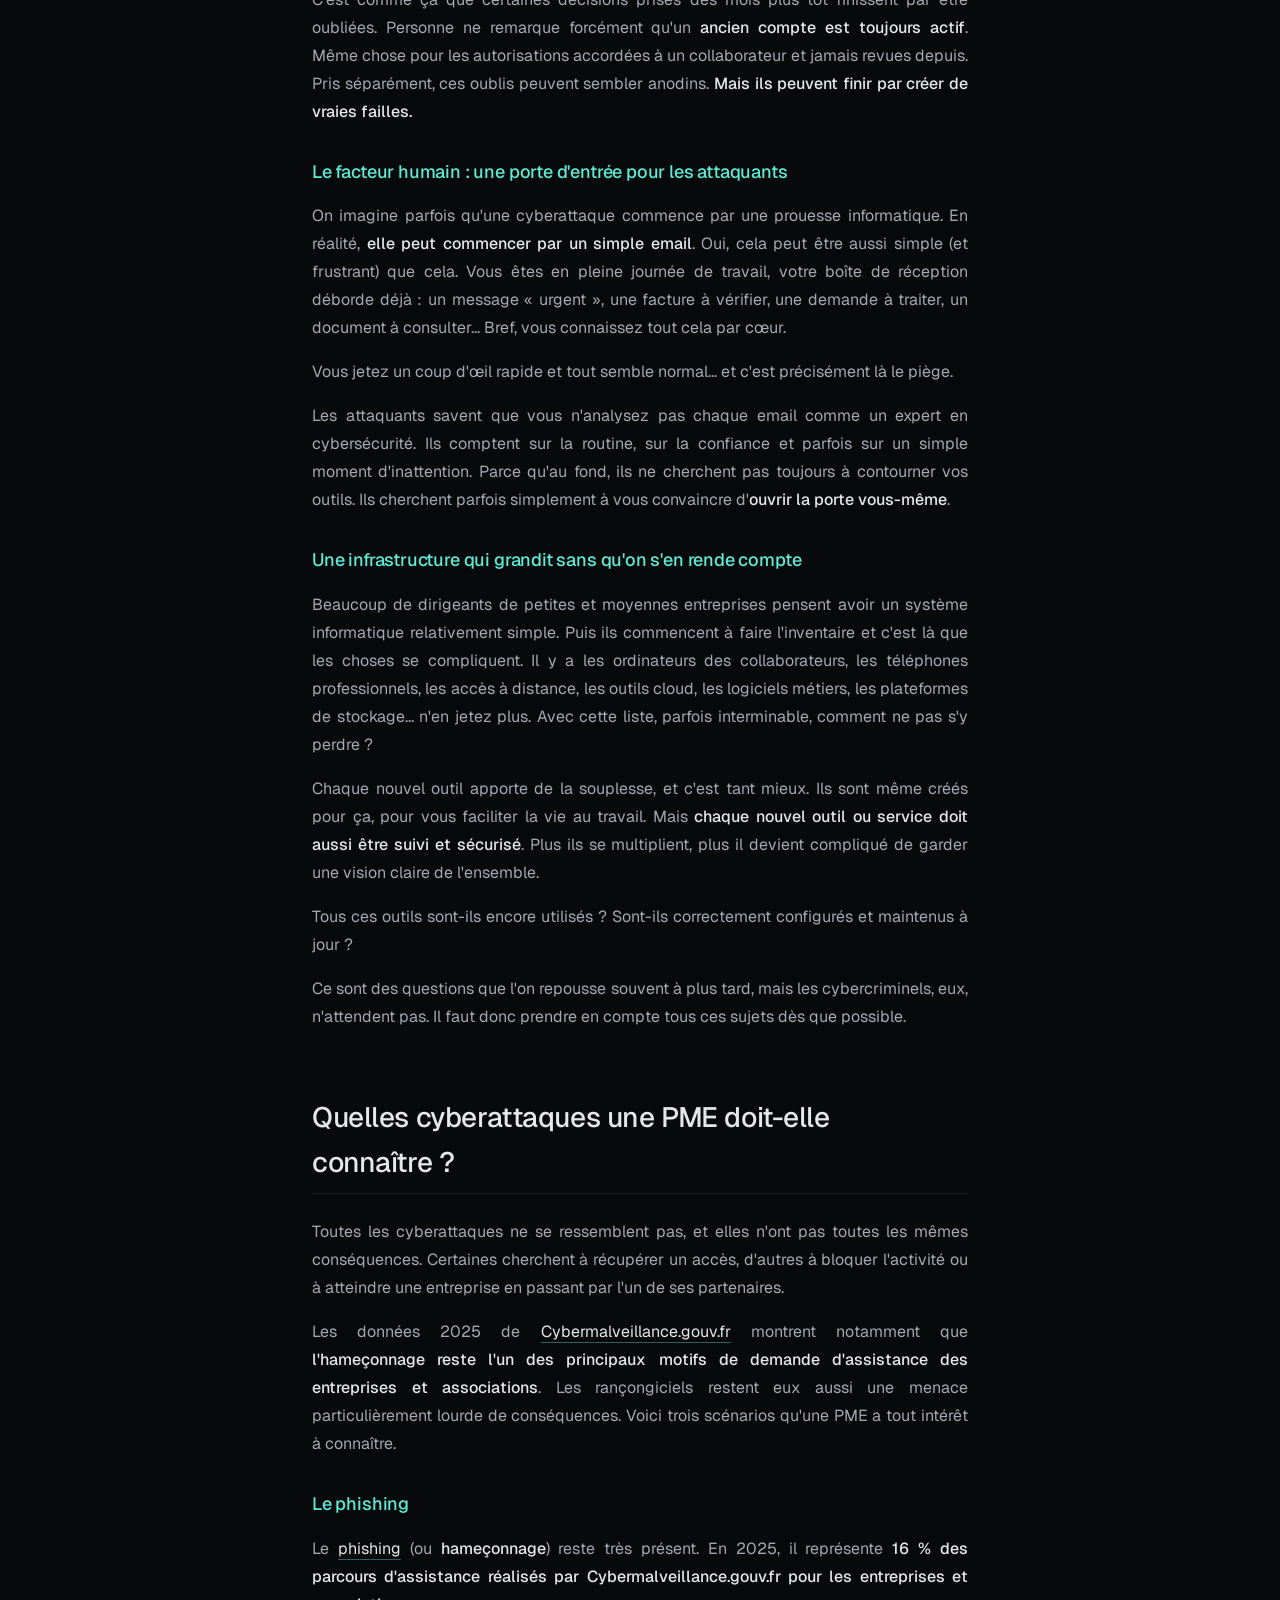
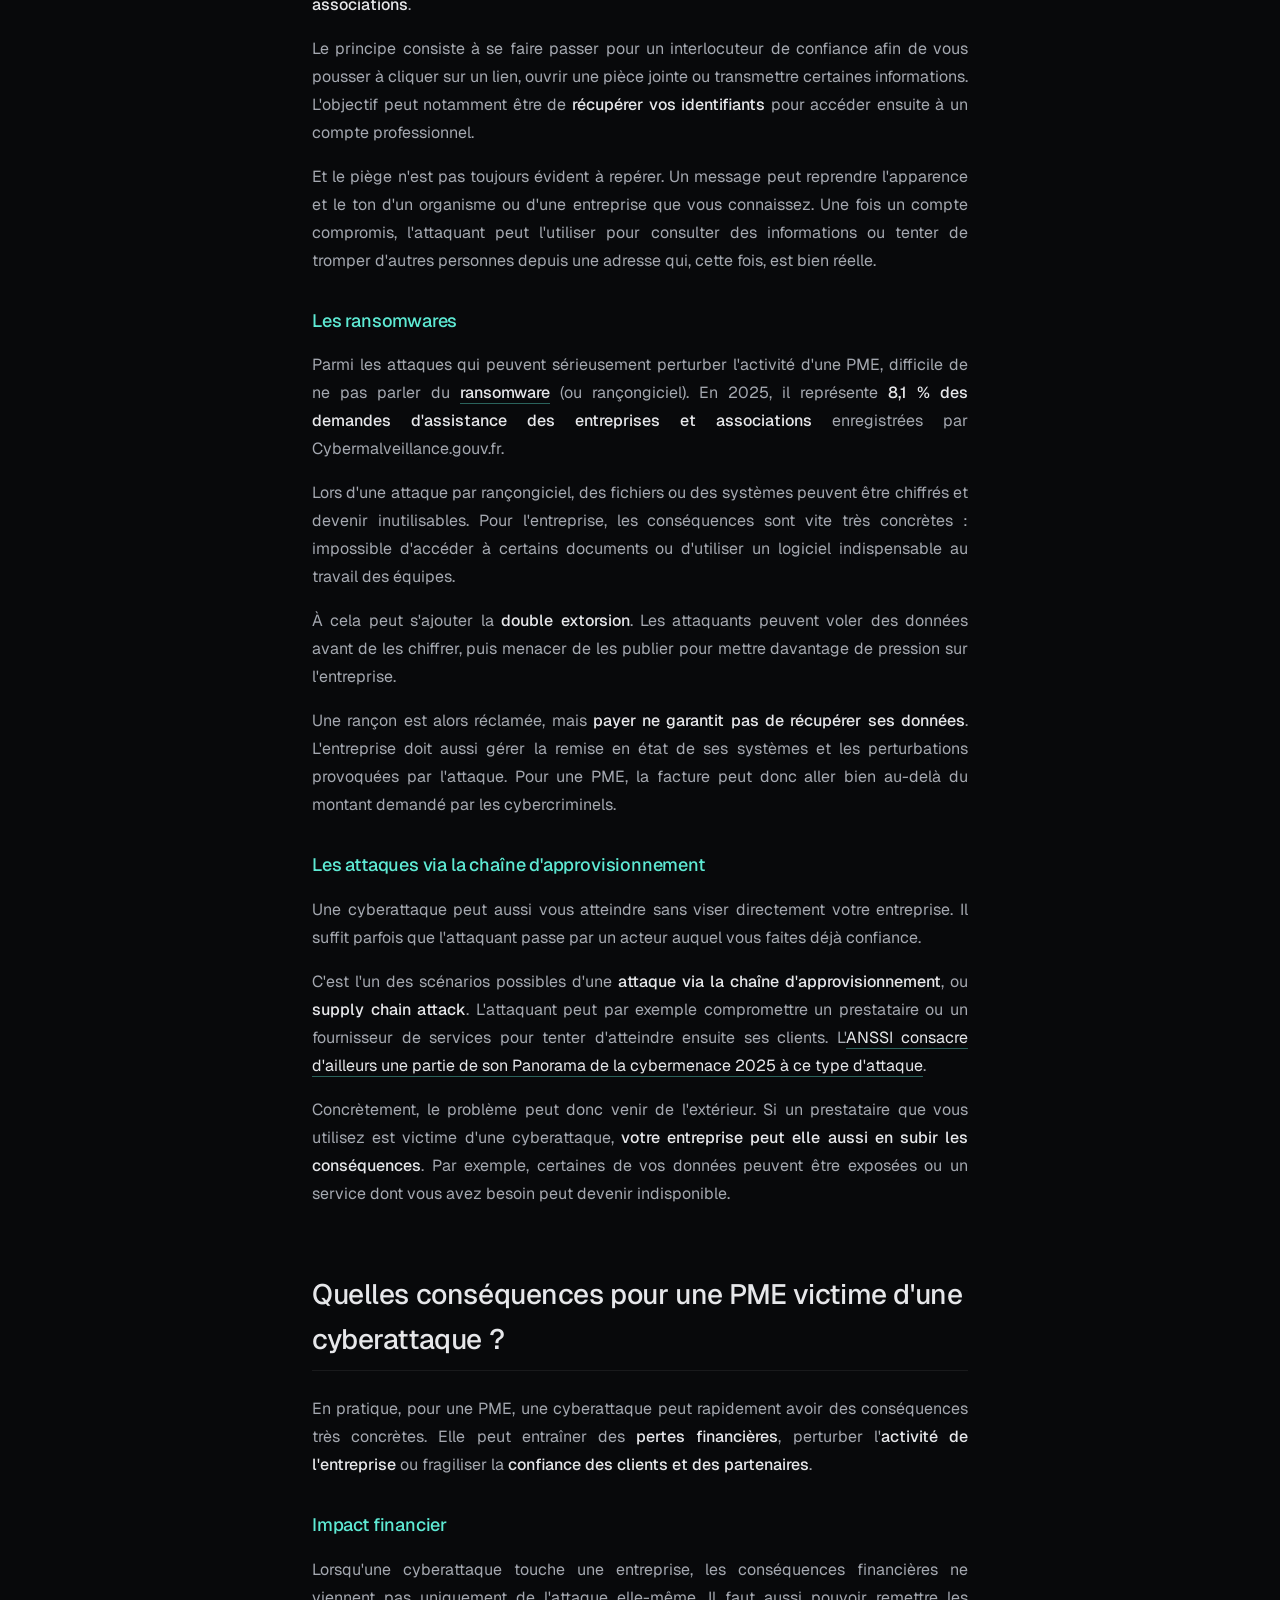
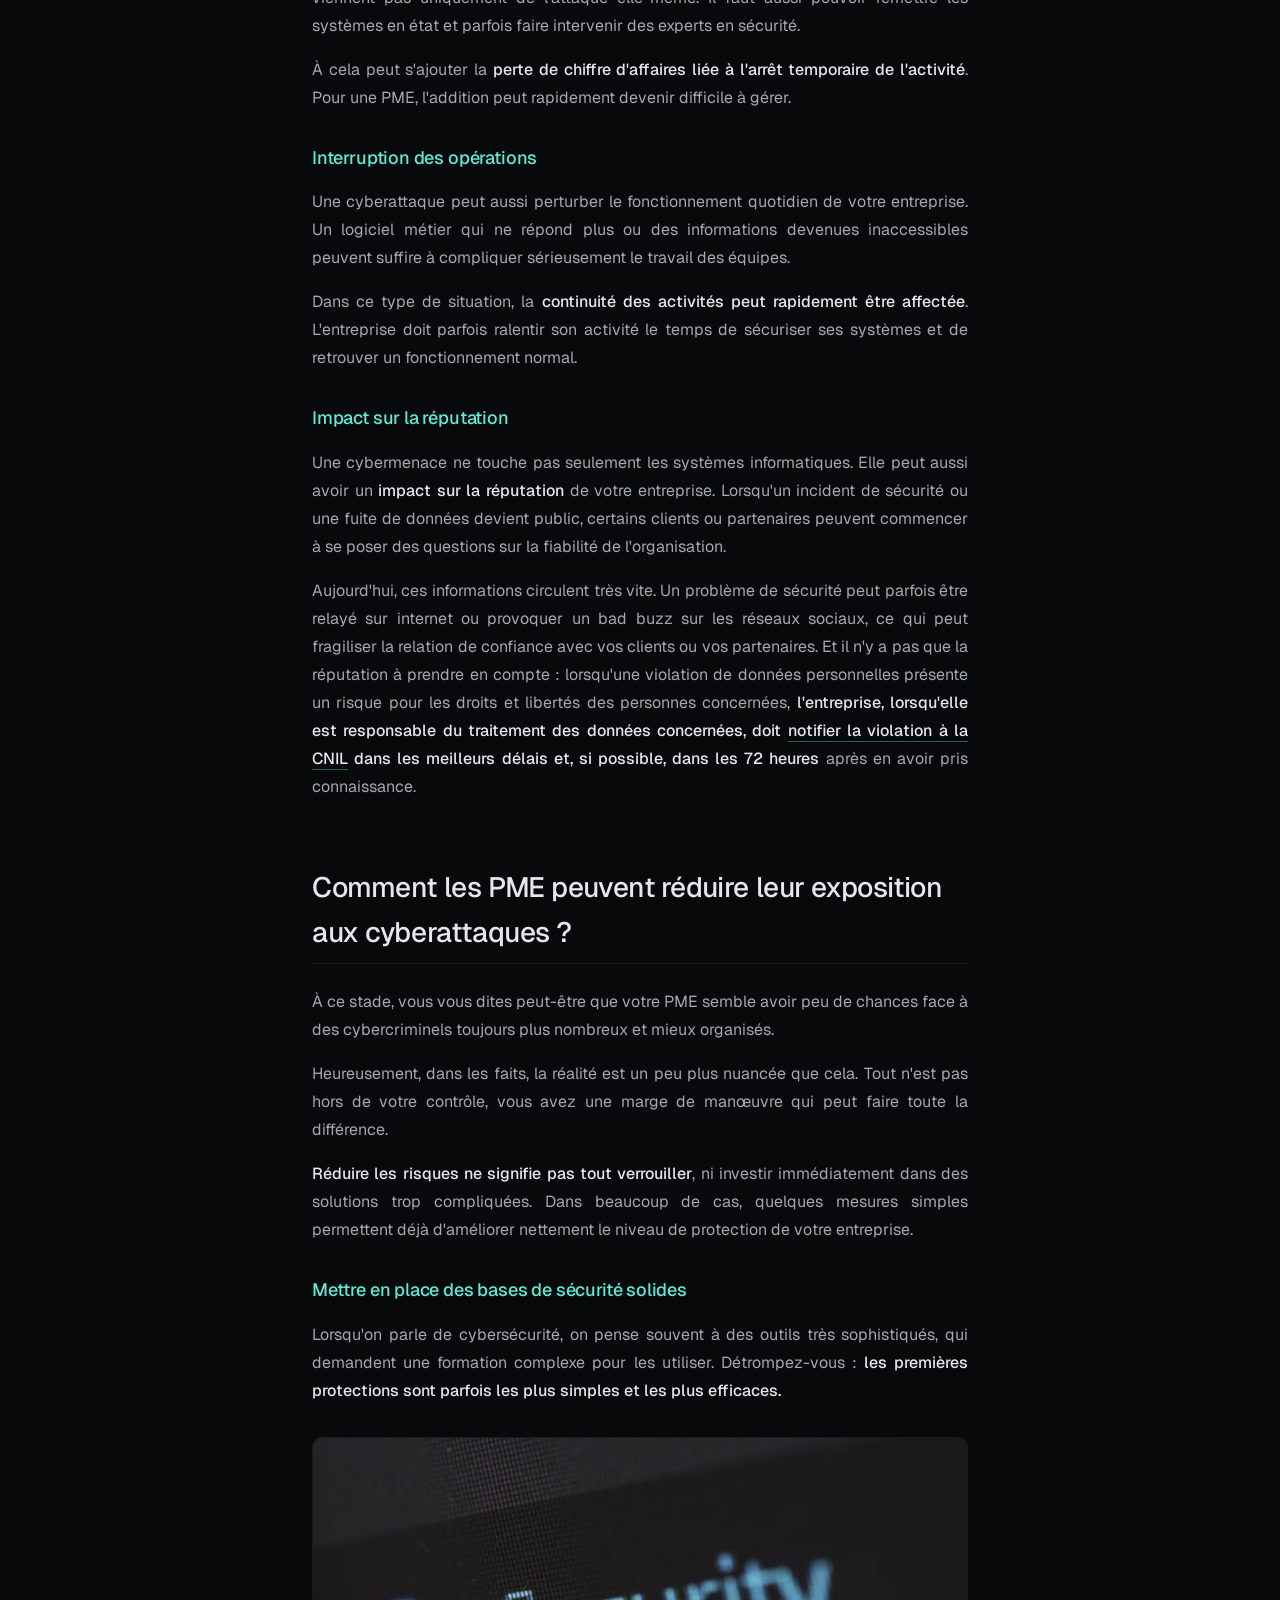
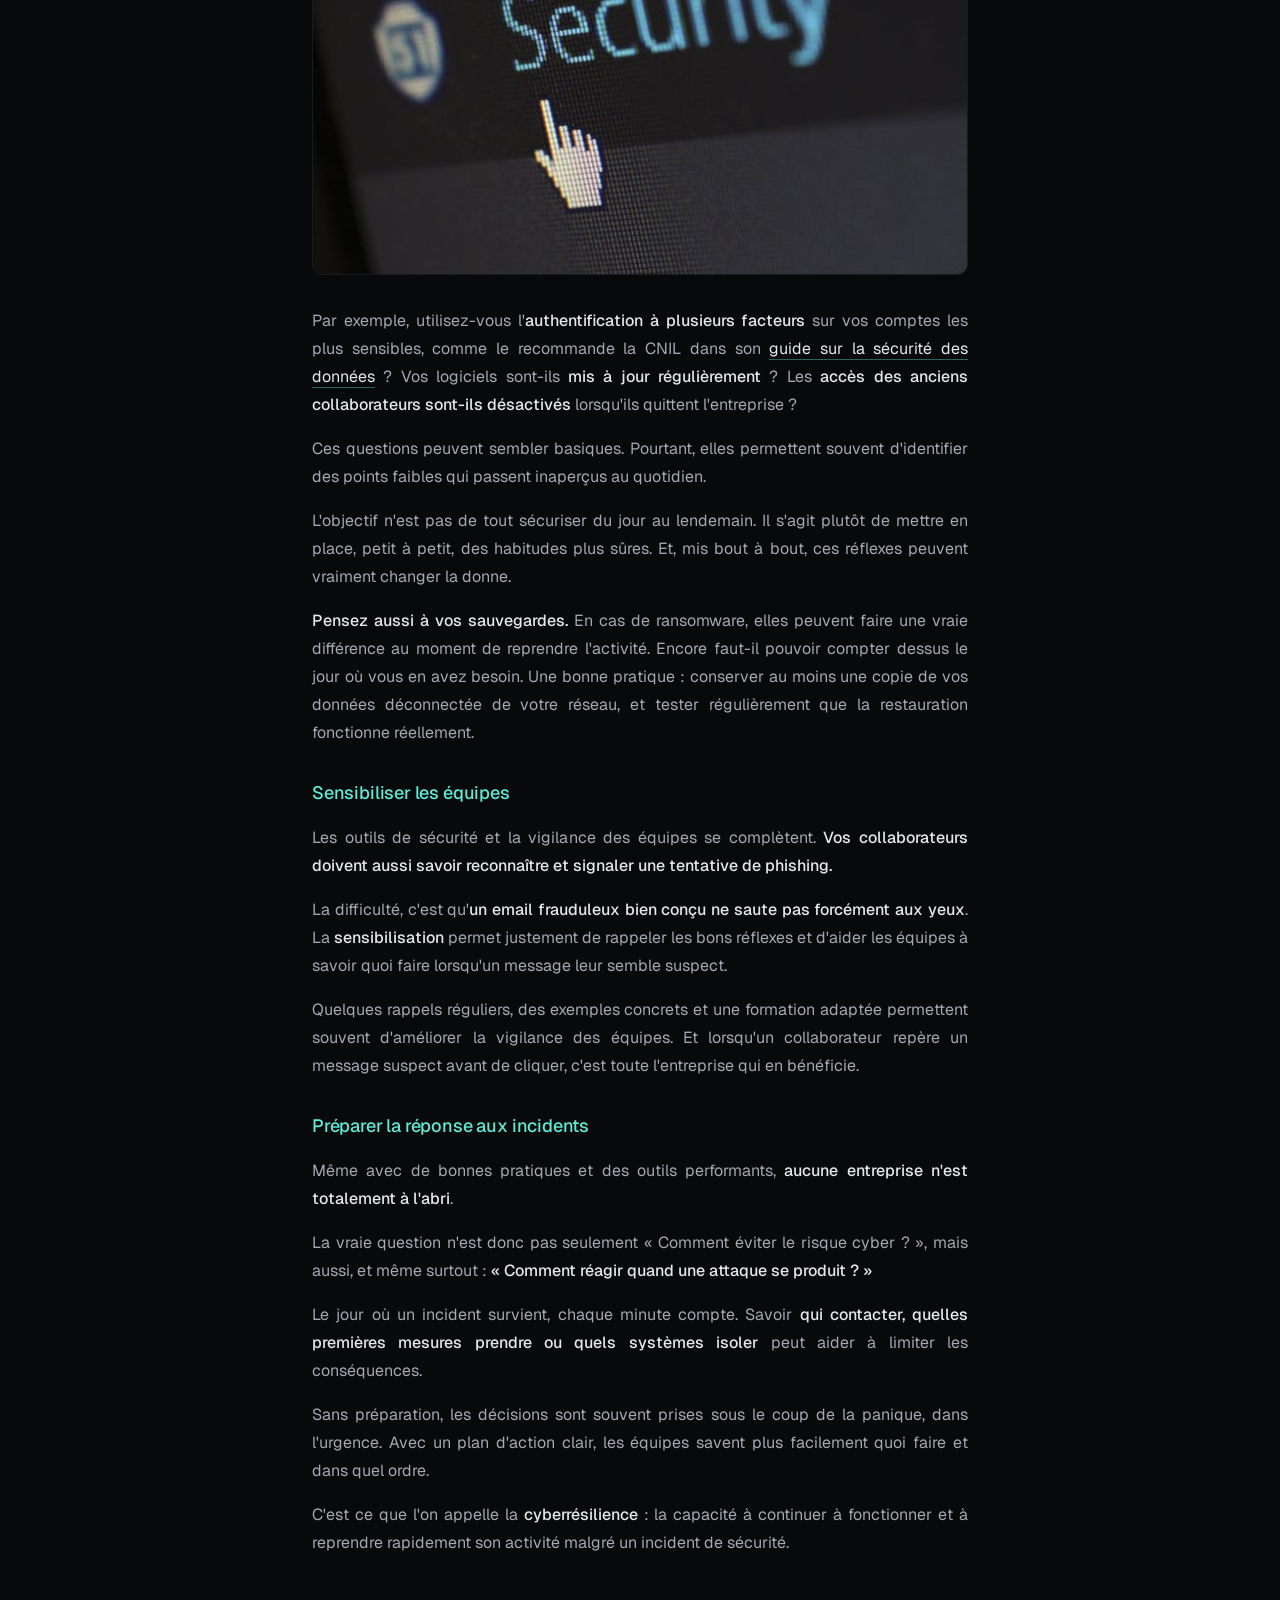
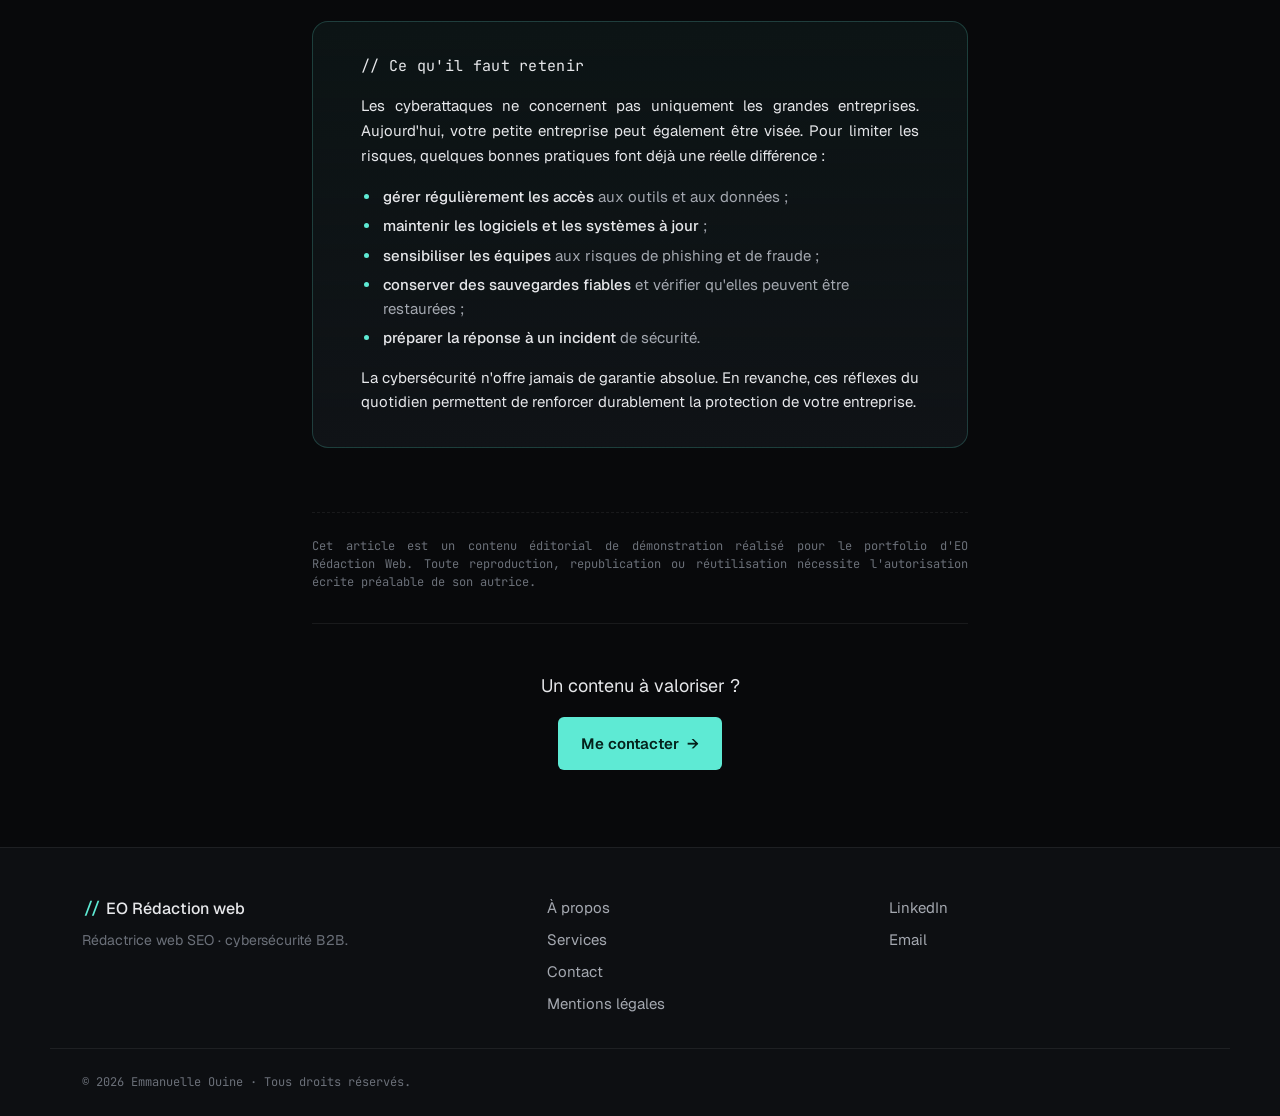
<file: articles/pme-cyberattaques.html>
<!DOCTYPE html>
<html lang="fr">
<head>
  <meta charset="UTF-8" />
  <meta name="viewport" content="width=device-width, initial-scale=1.0" />
  <meta name="theme-color" content="#08090b" />

    <title>Pourquoi les PME sont exposées aux cyberattaques | EO Rédaction web</title>
  <meta name="description" content="Les PME sont exposées aux cyberattaques. Pourquoi sont-elles vulnérables, quelles failles les cybercriminels exploitent-ils et comment limiter les risques ?" />
  <meta name="author" content="Emmanuelle Ouine" />
  <meta name="robots" content="index, follow, max-image-preview:large" />
  <link rel="canonical" href="https://eo-redaction-web.com/articles/pme-cyberattaques.html" />

  <!-- Open Graph -->
  <meta property="og:type" content="article" />
  <meta property="og:locale" content="fr_FR" />
  <meta property="og:title" content="Pourquoi les PME sont exposées aux cyberattaques" />
  <meta property="og:description" content="Les PME sont exposées aux cyberattaques. Pourquoi sont-elles vulnérables, quelles failles les cybercriminels exploitent-ils et comment limiter les risques ?" />
  <meta property="og:url" content="https://eo-redaction-web.com/articles/pme-cyberattaques.html" />
  <meta property="og:image" content="https://eo-redaction-web.com/assets/img/og-image.png" />
  <meta property="article:published_time" content="2026-04-15" />
  <meta property="article:author" content="Emmanuelle Ouine" />

  <!-- Twitter -->
  <meta name="twitter:card" content="summary_large_image" />
  <meta name="twitter:title" content="Pourquoi les PME sont exposées aux cyberattaques" />
  <meta name="twitter:description" content="Les PME sont exposées aux cyberattaques. Pourquoi sont-elles vulnérables, quelles failles les cybercriminels exploitent-ils et comment limiter les risques ?" />
  <meta name="twitter:image" content="https://eo-redaction-web.com/assets/img/og-image.png" />

  <link rel="icon" type="image/svg+xml" href="data:image/svg+xml,%3Csvg xmlns='http://www.w3.org/2000/svg' viewBox='0 0 32 32'%3E%3Crect width='32' height='32' rx='6' fill='%2308090b'/%3E%3Ctext x='16' y='22' font-family='monospace' font-size='18' font-weight='700' fill='%235eead4' text-anchor='middle'%3E%2F%2F%3C/text%3E%3C/svg%3E" />

  <link rel="preconnect" href="https://fonts.googleapis.com" />
  <link rel="preconnect" href="https://fonts.gstatic.com" crossorigin />
  <link href="https://fonts.googleapis.com/css2?family=Geist:wght@300;400;500;600;700&family=JetBrains+Mono:wght@400;500&family=Instrument+Serif:ital@0;1&display=swap" rel="stylesheet" />

  <link rel="stylesheet" href="../assets/css/style.css" />

  <script type="application/ld+json">
  {
    "@context": "https://schema.org",
    "@type": "Article",
    "headline": "Pourquoi les PME sont exposées aux cyberattaques",
    "description": "Les PME sont exposées aux cyberattaques. Pourquoi sont-elles vulnérables, quelles failles les cybercriminels exploitent-ils et comment limiter les risques ?",
    "datePublished": "2026-04-15",
"dateModified": "2026-09-15",
    "author": {
      "@type": "Person",
      "name": "Emmanuelle Ouine",
      "url": "https://eo-redaction-web.com/"
    },
    "publisher": {
      "@type": "Person",
      "name": "Emmanuelle Ouine"
    },
    "mainEntityOfPage": {
      "@type": "WebPage",
      "@id": "https://eo-redaction-web.com/articles/pme-cyberattaques.html"
    }
  }
  </script>
</head>

<body>

  <header class="site-header">
    <nav class="nav" aria-label="Navigation principale">
      <a href="../index.html" class="nav-logo" aria-label="Retour à l'accueil">
        <span class="logo-mark">//</span>
        <span class="logo-name">EO Rédaction web</span>
      </a>

      <ul class="nav-list">
        <li><a href="../index.html">← Retour au portfolio</a></li>
        <li><a href="../index.html#contact" class="nav-cta">Me contacter</a></li>
      </ul>
    </nav>
  </header>

  <main id="top">

    <header class="article-hero">
      <div class="container">
        <p class="section-label">// Article</p>

        <h1 class="article-hero-title">
          Pourquoi les PME sont exposées aux cyberattaques
        </h1>

        <ul class="article-meta" aria-label="Métadonnées de l'article">
          <li><span class="meta-key">Publié le</span><span>15 avril 2026</span></li>
          <li><span class="meta-key">Lecture</span><span>10 minutes</span></li>
          <li><span class="meta-key">Catégorie</span><span>Cybersécurité PME</span></li>
        </ul>
      </div>
    </header>

    <article class="article-body">
      <div class="container case-container article-content">

        <!-- Encadré GEO -->
        <aside class="article-summary-geo" aria-label="Résumé">
          <p class="article-summary-label">// En bref</p>
          <p>
            Les <strong>PME</strong> (petites et moyennes entreprises) sont aujourd'hui particulièrement exposées aux <strong>cyberattaques</strong>. Elles utilisent de nombreux outils numériques et manipulent des données essentielles à leur activité, sans toujours disposer des mêmes ressources en cybersécurité que les grandes entreprises. Des accès mal gérés, des logiciels non mis à jour ou encore un simple email frauduleux peuvent alors créer des opportunités pour les attaquants. Parmi les menaces à connaître&nbsp;: le <strong>phishing</strong>, les <strong>ransomwares</strong> ou encore les attaques passant par un fournisseur ou un prestataire.
          </p>
        </aside>

        <!-- Introduction -->
        <section class="article-section">
          <p>
            Pendant longtemps, les médias parlaient surtout des cyberattaques visant les grandes entreprises. La réalité, c'est que <strong>votre PME peut elle aussi être confrontée à une cybermenace importante</strong>, avec parfois des conséquences néfastes pour votre activité. Malheureusement, et c'est peut-être votre cas, la cybersécurité reste un sujet un peu flou, complexe et souvent relégué derrière d'autres priorités.
          </p>

        <p> Aujourd'hui, le numérique prend de plus en plus de place dans l'activité des petites entreprises. Votre entreprise, comme beaucoup d'autres, utilise de nombreux outils numériques et <strong>manipule des données sensibles au quotidien</strong> (informations clients, données de facturation, documents internes, etc.). </p>
          <p>
            Dans ce contexte, il devient alors primordial de comprendre pourquoi les PME sont aujourd'hui autant visées. Quelles <strong>failles de sécurité</strong> les cybercriminels exploitent-ils le plus souvent&nbsp;? Et surtout, comment votre entreprise peut-elle <strong>limiter ces risques</strong> et protéger ses systèmes et ses données&nbsp;?
          </p>
        </section>

        <!-- Pourquoi les PME attirent -->
        <section class="article-section">
          <h2>Pourquoi les PME se retrouvent-elles dans le viseur des cybercriminels&nbsp;?</h2>

          <p>
            Les PME attirent les cybercriminels pour une raison assez simple&nbsp;: elles sont nombreuses et toutes ne sont pas bien préparées pour leur faire face. D’après le <a href="https://www.cybermalveillance.gouv.fr/tous-nos-contenus/actualites/etude-maturite-cyber-tpe-pme-2025" target="_blank" rel="noopener noreferrer">Baromètre national de la maturité cyber des TPE-PME 2025, réalisé par OpinionWay pour Cybermalveillance.gouv.fr</a>, <strong>16&nbsp;% des entreprises interrogées déclarent avoir subi un ou plusieurs incidents cyber au cours des 12 derniers mois</strong>. Et surtout, <strong>80&nbsp;% reconnaissent ne pas être préparées aux attaques ou ne pas savoir si elles le sont</strong>. Pour le dire plus simplement, c’est presque open bar. Pour un attaquant, c’est un peu comme avoir le choix entre deux maisons&nbsp;: l’une est entourée de caméras et équipée d’un système d’alarme, l’autre a une porte laissée entrouverte. Le choix est vite fait.
          </p>

          <p>
            Le problème vient parfois de choses auxquelles on ne prête plus vraiment attention. Une mise à jour repoussée depuis trop longtemps, par exemple. Ou cet accès qu'on avait créé pour quelqu'un et qu'on a oublié de supprimer. Jusqu'au jour où ce petit oubli devient une porte d'entrée.
          </p>

          <p>
            Autre réalité&nbsp;: n'imaginez pas l'attaquant, tapi dans l'ombre, scrutant votre système au quotidien, attendant la moindre faille pour agir. Il ne s'est pas forcément levé un matin en se disant&nbsp;: «&nbsp;Aujourd'hui, je vais attaquer la PME Dupont.&nbsp;» Certaines vulnérabilités peuvent être exploitées <strong>à grande échelle et de manière opportuniste</strong>. Autrement dit, votre entreprise peut se retrouver dans le viseur <strong>sans avoir été choisie en particulier</strong>. Dans son <a href="https://cyber.gouv.fr/nous-connaitre/publications/panoramas-de-la-cybermenace/panorama-de-la-cybermenace-2025/" target="_blank" rel="noopener noreferrer">Panorama de la cybermenace 2025</a>, l'ANSSI constate justement que les attaquants continuent d'exploiter massivement et de manière opportuniste des vulnérabilités.
          </p>

          <figure class="article-figure">
            <img
              src="../assets/img/articles/circuit-electronique-cybersecurite.jpg"
              alt="Carte électronique avec circuits lumineux turquoise, en gros plan"
              width="640"
              height="427"
              loading="lazy"
            />
          </figure>
        </section>

        <!-- Vulnérabilités -->
        <section class="article-section">
          <h2>Quelles vulnérabilités rendent les PME particulièrement exposées&nbsp;?</h2>

          <p>
            Quand on parle de cybersécurité, on imagine souvent des attaques très techniques. Des hackers qui passent leurs journées à contourner des protections ultra-sophistiquées. Sauf que dans la réalité, c'est souvent bien plus simple que cela.
          </p>

          <h3>Des habitudes qui finissent par créer des failles</h3>

          <p>
            Si vous regardez votre entreprise aujourd'hui, votre environnement numérique ne ressemble probablement plus beaucoup à celui de vos débuts. Les outils se sont multipliés. Celui de la comptabilité n'est pas forcément le même que celui utilisé pour gérer les clients. Il faut aussi pouvoir partager des documents ou travailler avec des personnes extérieures à l'entreprise. <strong>À force, on ne sait plus très bien qui a accès à quoi.</strong>
          </p>

          <p>
            Et c'est assez logique. Quand on dirige une PME, la priorité reste de faire tourner l'activité. Il y a toujours un client à rappeler ou une urgence à gérer, et la cybersécurité passe rarement en tête de liste un lundi matin.
          </p>

          <p>
            C'est comme ça que certaines décisions prises des mois plus tôt finissent par être oubliées. Personne ne remarque forcément qu'un <strong>ancien compte est toujours actif</strong>. Même chose pour les autorisations accordées à un collaborateur et jamais revues depuis. Pris séparément, ces oublis peuvent sembler anodins. <strong>Mais ils peuvent finir par créer de vraies failles.</strong>
          </p>

          <h3>Le facteur humain&nbsp;: une porte d'entrée pour les attaquants</h3>

          <p>
            On imagine parfois qu'une cyberattaque commence par une prouesse informatique. En réalité, <strong>elle peut commencer par un simple email</strong>. Oui, cela peut être aussi simple (et frustrant) que cela. Vous êtes en pleine journée de travail, votre boîte de réception déborde déjà&nbsp;: un message «&nbsp;urgent&nbsp;», une facture à vérifier, une demande à traiter, un document à consulter... Bref, vous connaissez tout cela par cœur.
          </p>

          <p>
            Vous jetez un coup d'œil rapide et tout semble normal... et c'est précisément là le piège.
          </p>

          <p>
            Les attaquants savent que vous n'analysez pas chaque email comme un expert en cybersécurité. Ils comptent sur la routine, sur la confiance et parfois sur un simple moment d'inattention. Parce qu'au fond, ils ne cherchent pas toujours à contourner vos outils. Ils cherchent parfois simplement à vous convaincre d'<strong>ouvrir la porte vous-même</strong>.
          </p>

          <h3>Une infrastructure qui grandit sans qu'on s'en rende compte</h3>

          <p>
            Beaucoup de dirigeants de petites et moyennes entreprises pensent avoir un système informatique relativement simple. Puis ils commencent à faire l'inventaire et c'est là que les choses se compliquent. Il y a les ordinateurs des collaborateurs, les téléphones professionnels, les accès à distance, les outils cloud, les logiciels métiers, les plateformes de stockage... n'en jetez plus. Avec cette liste, parfois interminable, comment ne pas s'y perdre&nbsp;?
          </p>

          <p>
            Chaque nouvel outil apporte de la souplesse, et c'est tant mieux. Ils sont même créés pour ça, pour vous faciliter la vie au travail. Mais <strong>chaque nouvel outil ou service doit aussi être suivi et sécurisé</strong>. Plus ils se multiplient, plus il devient compliqué de garder une vision claire de l'ensemble.
          </p>

          <p>
            Tous ces outils sont-ils encore utilisés&nbsp;? Sont-ils correctement configurés et maintenus à jour&nbsp;?
          </p>

          <p>
            Ce sont des questions que l'on repousse souvent à plus tard, mais les cybercriminels, eux, n'attendent pas. Il faut donc prendre en compte tous ces sujets dès que possible.
          </p>
        </section>

        <!-- Types d'attaques -->
        <section class="article-section">
          <h2>Quelles cyberattaques une PME doit-elle connaître&nbsp;?</h2>

          <p>
            Toutes les cyberattaques ne se ressemblent pas, et elles n'ont pas toutes les mêmes conséquences. Certaines cherchent à récupérer un accès, d'autres à bloquer l'activité ou à atteindre une entreprise en passant par l'un de ses partenaires.
          </p>

          <p>
            Les données 2025 de <a href="https://www.cybermalveillance.gouv.fr/tous-nos-contenus/actualites/top10-cybermalveillances-professionnels-2025" target="_blank" rel="noopener noreferrer">Cybermalveillance.gouv.fr</a> montrent notamment que <strong>l'hameçonnage reste l'un des principaux motifs de demande d'assistance des entreprises et associations</strong>. Les rançongiciels restent eux aussi une menace particulièrement lourde de conséquences. Voici trois scénarios qu'une PME a tout intérêt à connaître.
          </p>

          <h3>Le phishing</h3>

          <p>
            Le <a href="https://www.cybermalveillance.gouv.fr/tous-nos-contenus/fiches-reflexes/hameconnage-phishing" target="_blank" rel="noopener noreferrer">phishing</a> (ou <strong>hameçonnage</strong>) reste très présent. En 2025, il représente <strong>16&nbsp;% des parcours d'assistance réalisés par Cybermalveillance.gouv.fr pour les entreprises et associations</strong>.
          </p>

          <p>
            Le principe consiste à se faire passer pour un interlocuteur de confiance afin de vous pousser à cliquer sur un lien, ouvrir une pièce jointe ou transmettre certaines informations. L'objectif peut notamment être de <strong>récupérer vos identifiants</strong> pour accéder ensuite à un compte professionnel.
          </p>

          <p>
            Et le piège n'est pas toujours évident à repérer. Un message peut reprendre l'apparence et le ton d'un organisme ou d'une entreprise que vous connaissez. Une fois un compte compromis, l'attaquant peut l'utiliser pour consulter des informations ou tenter de tromper d'autres personnes depuis une adresse qui, cette fois, est bien réelle.
          </p>

          <h3>Les ransomwares</h3>

          <p>
            Parmi les attaques qui peuvent sérieusement perturber l'activité d'une PME, difficile de ne pas parler du <a href="https://eo-redaction-web.com/articles/ransomware-pme.html" target="_blank" rel="noopener"><strong>ransomware</strong></a> (ou rançongiciel). En 2025, il représente <strong>8,1&nbsp;% des demandes d'assistance des entreprises et associations</strong> enregistrées par Cybermalveillance.gouv.fr.
          </p>

          <p>
            Lors d'une attaque par rançongiciel, des fichiers ou des systèmes peuvent être chiffrés et devenir inutilisables. Pour l'entreprise, les conséquences sont vite très concrètes&nbsp;: impossible d'accéder à certains documents ou d'utiliser un logiciel indispensable au travail des équipes.
          </p>

          <p>
            À cela peut s'ajouter la <strong>double extorsion</strong>. Les attaquants peuvent voler des données avant de les chiffrer, puis menacer de les publier pour mettre davantage de pression sur l'entreprise.
          </p>

          <p>
            Une rançon est alors réclamée, mais <strong>payer ne garantit pas de récupérer ses données</strong>. L'entreprise doit aussi gérer la remise en état de ses systèmes et les perturbations provoquées par l'attaque. Pour une PME, la facture peut donc aller bien au-delà du montant demandé par les cybercriminels.
          </p>

          <h3>Les attaques via la chaîne d'approvisionnement</h3>

          <p>
            Une cyberattaque peut aussi vous atteindre sans viser directement votre entreprise. Il suffit parfois que l'attaquant passe par un acteur auquel vous faites déjà confiance.
          </p>

          <p>
  C'est l'un des scénarios possibles d'une <strong>attaque via la chaîne d'approvisionnement</strong>, ou <strong>supply chain attack</strong>. L'attaquant peut par exemple compromettre un prestataire ou un fournisseur de services pour tenter d'atteindre ensuite ses clients. L'<a href="https://www.cert.ssi.gouv.fr/uploads/CERTFR-2026-CTI-002.pdf" target="_blank" rel="noopener noreferrer">ANSSI consacre d'ailleurs une partie de son Panorama de la cybermenace 2025 à ce type d'attaque</a>.
</p>

          <p>
            Concrètement, le problème peut donc venir de l'extérieur. Si un prestataire que vous utilisez est victime d'une cyberattaque, <strong>votre entreprise peut elle aussi en subir les conséquences</strong>. Par exemple, certaines de vos données peuvent être exposées ou un service dont vous avez besoin peut devenir indisponible.
          </p>
        </section>

        <!-- Conséquences -->
        <section class="article-section">
          <h2>Quelles conséquences pour une PME victime d'une cyberattaque&nbsp;?</h2>

          <p>
            En pratique, pour une PME, une cyberattaque peut rapidement avoir des conséquences très concrètes. Elle peut entraîner des <strong>pertes financières</strong>, perturber l'<strong>activité de l'entreprise</strong> ou fragiliser la <strong>confiance des clients et des partenaires</strong>.
          </p>

          <h3>Impact financier</h3>

          <p>
            Lorsqu'une cyberattaque touche une entreprise, les conséquences financières ne viennent pas uniquement de l'attaque elle-même. Il faut aussi pouvoir remettre les systèmes en état et parfois faire intervenir des experts en sécurité.
          </p>

          <p>
            À cela peut s'ajouter la <strong>perte de chiffre d'affaires liée à l'arrêt temporaire de l'activité</strong>. Pour une PME, l'addition peut rapidement devenir difficile à gérer.
          </p>

          <h3>Interruption des opérations</h3>

          <p>
            Une cyberattaque peut aussi perturber le fonctionnement quotidien de votre entreprise. Un logiciel métier qui ne répond plus ou des informations devenues inaccessibles peuvent suffire à compliquer sérieusement le travail des équipes.
          </p>

          <p>
            Dans ce type de situation, la <strong>continuité des activités peut rapidement être affectée</strong>. L'entreprise doit parfois ralentir son activité le temps de sécuriser ses systèmes et de retrouver un fonctionnement normal.
          </p>

          <h3>Impact sur la réputation</h3>

          <p>
            Une cybermenace ne touche pas seulement les systèmes informatiques. Elle peut aussi avoir un <strong>impact sur la réputation</strong> de votre entreprise. Lorsqu'un incident de sécurité ou une fuite de données devient public, certains clients ou partenaires peuvent commencer à se poser des questions sur la fiabilité de l'organisation.
          </p>

                    <p>
            Aujourd'hui, ces informations circulent très vite. Un problème de sécurité peut parfois être relayé sur internet ou provoquer un bad buzz sur les réseaux sociaux, ce qui peut fragiliser la relation de confiance avec vos clients ou vos partenaires. Et il n'y a pas que la réputation à prendre en compte&nbsp;: lorsqu'une violation de données personnelles présente un risque pour les droits et libertés des personnes concernées, <strong>l'entreprise, lorsqu'elle est responsable du traitement des données concernées, doit <a href="https://www.cnil.fr/fr/violations-de-donnees-personnelles-les-regles-suivre" target="_blank" rel="noopener noreferrer">notifier la violation à la CNIL</a> dans les meilleurs délais et, si possible, dans les 72 heures</strong> après en avoir pris connaissance.
          </p>
        </section>

        <!-- Réduire l'exposition -->
        <section class="article-section">
          <h2>Comment les PME peuvent réduire leur exposition aux cyberattaques&nbsp;?</h2>

          <p>
            À ce stade, vous vous dites peut-être que votre PME semble avoir peu de chances face à des cybercriminels toujours plus nombreux et mieux organisés.
          </p>

          <p>
            Heureusement, dans les faits, la réalité est un peu plus nuancée que cela. Tout n'est pas hors de votre contrôle, vous avez une marge de manœuvre qui peut faire toute la différence.
          </p>

          <p>
            <strong>Réduire les risques ne signifie pas tout verrouiller</strong>, ni investir immédiatement dans des solutions trop compliquées. Dans beaucoup de cas, quelques mesures simples permettent déjà d'améliorer nettement le niveau de protection de votre entreprise.
          </p>

          <h3>Mettre en place des bases de sécurité solides</h3>

         <p>
  Lorsqu'on parle de cybersécurité, on pense souvent à des outils très sophistiqués, qui demandent une formation complexe pour les utiliser. Détrompez-vous&nbsp;: <strong>les premières protections sont parfois les plus simples et les plus efficaces.</strong>
</p>

<figure class="article-figure">
            <img
              src="../assets/img/articles/securite-informatique-interface.jpg"
              alt="Curseur de souris pointant sur le mot Security à l'écran"
              width="640"
              height="427"
              loading="lazy"
            />
          </figure>

          <p>
           Par exemple, utilisez-vous l'<strong>authentification à plusieurs facteurs</strong> sur vos comptes les plus sensibles, comme le recommande la CNIL dans son <a href="https://www.cnil.fr/fr/guide-de-la-securite-des-donnees-personnelles" target="_blank" rel="noopener noreferrer">guide sur la sécurité des données</a>&nbsp;? Vos logiciels sont-ils <strong>mis à jour régulièrement</strong>&nbsp;? Les <strong>accès des anciens collaborateurs sont-ils désactivés</strong> lorsqu'ils quittent l'entreprise&nbsp;?
          </p>

          <p>
            Ces questions peuvent sembler basiques. Pourtant, elles permettent souvent d'identifier des points faibles qui passent inaperçus au quotidien.
          </p>

          <p>
            L'objectif n'est pas de tout sécuriser du jour au lendemain. Il s'agit plutôt de mettre en place, petit à petit, des habitudes plus sûres. Et, mis bout à bout, ces réflexes peuvent vraiment changer la donne.
          </p>

          <p>
            <strong>Pensez aussi à vos sauvegardes.</strong> En cas de ransomware, elles peuvent faire une vraie différence au moment de reprendre l'activité. Encore faut-il pouvoir compter dessus le jour où vous en avez besoin. Une bonne pratique&nbsp;: conserver au moins une copie de vos données déconnectée de votre réseau, et tester régulièrement que la restauration fonctionne réellement.
          </p>

          <h3>Sensibiliser les équipes</h3>

                    <p>
            Les outils de sécurité et la vigilance des équipes se complètent. <strong>Vos collaborateurs doivent aussi savoir reconnaître et signaler une tentative de phishing.</strong>
          </p>
          <p>
            La difficulté, c'est qu'<strong>un email frauduleux bien conçu ne saute pas forcément aux yeux</strong>. La <strong>sensibilisation</strong> permet justement de rappeler les bons réflexes et d'aider les équipes à savoir quoi faire lorsqu'un message leur semble suspect.
          </p>

          <p>
            Quelques rappels réguliers, des exemples concrets et une formation adaptée permettent souvent d'améliorer la vigilance des équipes. Et lorsqu'un collaborateur repère un message suspect avant de cliquer, c'est toute l'entreprise qui en bénéficie.
          </p>

          <h3>Préparer la réponse aux incidents</h3>

          <p>
            Même avec de bonnes pratiques et des outils performants, <strong>aucune entreprise n'est totalement à l'abri</strong>.
          </p>

          <p>
            La vraie question n'est donc pas seulement «&nbsp;Comment éviter le risque cyber&nbsp;?&nbsp;», mais aussi, et même surtout&nbsp;: <strong>«&nbsp;Comment réagir quand une attaque se produit&nbsp;?&nbsp;»</strong>
          </p>

          <p>
            Le jour où un incident survient, chaque minute compte. Savoir <strong>qui contacter, quelles premières mesures prendre ou quels systèmes isoler</strong> peut aider à limiter les conséquences.
          </p>

          <p>
            Sans préparation, les décisions sont souvent prises sous le coup de la panique, dans l'urgence. Avec un plan d'action clair, les équipes savent plus facilement quoi faire et dans quel ordre.
          </p>

          <p>
            C'est ce que l'on appelle la <strong>cyberrésilience</strong>&nbsp;: la capacité à continuer à fonctionner et à reprendre rapidement son activité malgré un incident de sécurité.
          </p>
        </section>

        <!-- Ce qu'il faut retenir -->
        <aside class="case-summary" aria-label="Ce qu'il faut retenir">
          <p class="case-summary-label">// Ce qu'il faut retenir</p>

          <p>
            Les cyberattaques ne concernent pas uniquement les grandes entreprises. Aujourd'hui, votre petite entreprise peut également être visée. Pour limiter les risques, quelques bonnes pratiques font déjà une réelle différence&nbsp;:
          </p>

          <ul class="case-list article-list-summary">
            <li><strong>gérer régulièrement les accès</strong> aux outils et aux données&nbsp;;</li>
            <li><strong>maintenir les logiciels et les systèmes à jour</strong>&nbsp;;</li>
            <li><strong>sensibiliser les équipes</strong> aux risques de phishing et de fraude&nbsp;;</li>
            <li><strong>conserver des sauvegardes fiables</strong> et vérifier qu'elles peuvent être restaurées&nbsp;;</li>
            <li><strong>préparer la réponse à un incident</strong> de sécurité.</li>
          </ul>

          <p>
            La cybersécurité n'offre jamais de garantie absolue. En revanche, ces réflexes du quotidien permettent de renforcer durablement la protection de votre entreprise.
          </p>
        </aside>

        <!-- Mention légale -->
        <footer class="article-legal">
           <p>
          Cet article est un contenu éditorial de démonstration réalisé pour le portfolio d'EO Rédaction Web. Toute reproduction, republication ou réutilisation nécessite l'autorisation écrite préalable de son autrice.
          </p>
        </footer>

        <!-- CTA -->
        <div class="case-cta">
          <p class="case-cta-text">Un contenu à valoriser&nbsp;?</p>
          <a href="../index.html#contact" class="btn btn-primary">
            Me contacter
            <span aria-hidden="true">→</span>
          </a>
        </div>

      </div>
    </article>

  </main>

  <footer class="site-footer">
    <div class="container footer-grid">
      <div>
        <p class="footer-logo">
          <span class="logo-mark">//</span> EO Rédaction web
        </p>
        <p class="footer-tag">Rédactrice web SEO · cybersécurité B2B.</p>
      </div>

      <nav class="footer-nav" aria-label="Liens secondaires">
        <a href="../index.html#about">À propos</a>
        <a href="../index.html#services">Services</a>
        <a href="../index.html#contact">Contact</a>
        <a href="https://eo-redaction-web.com/mentions-legales.html">Mentions légales</a>
      </nav>

      <div class="footer-social">
        <a href="https://www.linkedin.com/in/emmanuelle-ouine-redactrice-web-seo" target="_blank" rel="noopener">LinkedIn</a>
        <a href="mailto:contact@eo-redaction-web.com">Email</a>
      </div>
    </div>

    <div class="container footer-bottom">
      <p>© <span id="year"></span> Emmanuelle Ouine · Tous droits réservés.</p>
    </div>
  </footer>

  <script>
    document.getElementById('year').textContent = new Date().getFullYear();
  </script>

  <!-- Protection anti-copie : désactivation du clic droit + watermark sur copie -->
  <script>
    (function() {
      var articleContent = document.querySelector('.article-content');
      if (!articleContent) return;

      // Désactiver le clic droit (menu contextuel) sur le contenu de l'article
      articleContent.addEventListener('contextmenu', function(e) {
        e.preventDefault();
      });

      // Si quelqu'un parvient malgré tout à copier (vue lecteur, navigateur permissif),
      // ajouter automatiquement une mention de source au texte copié
      articleContent.addEventListener('copy', function(e) {
        var selection = document.getSelection().toString();
        if (!selection) return;

        var source =
          '\n\n— Source : ' +
          window.location.href +
          '\n© Emmanuelle Ouine — Tous droits réservés';

        e.clipboardData.setData('text/plain', selection + source);
        e.preventDefault();
      });
    })();
  </script>

</body>
</html>
</file>
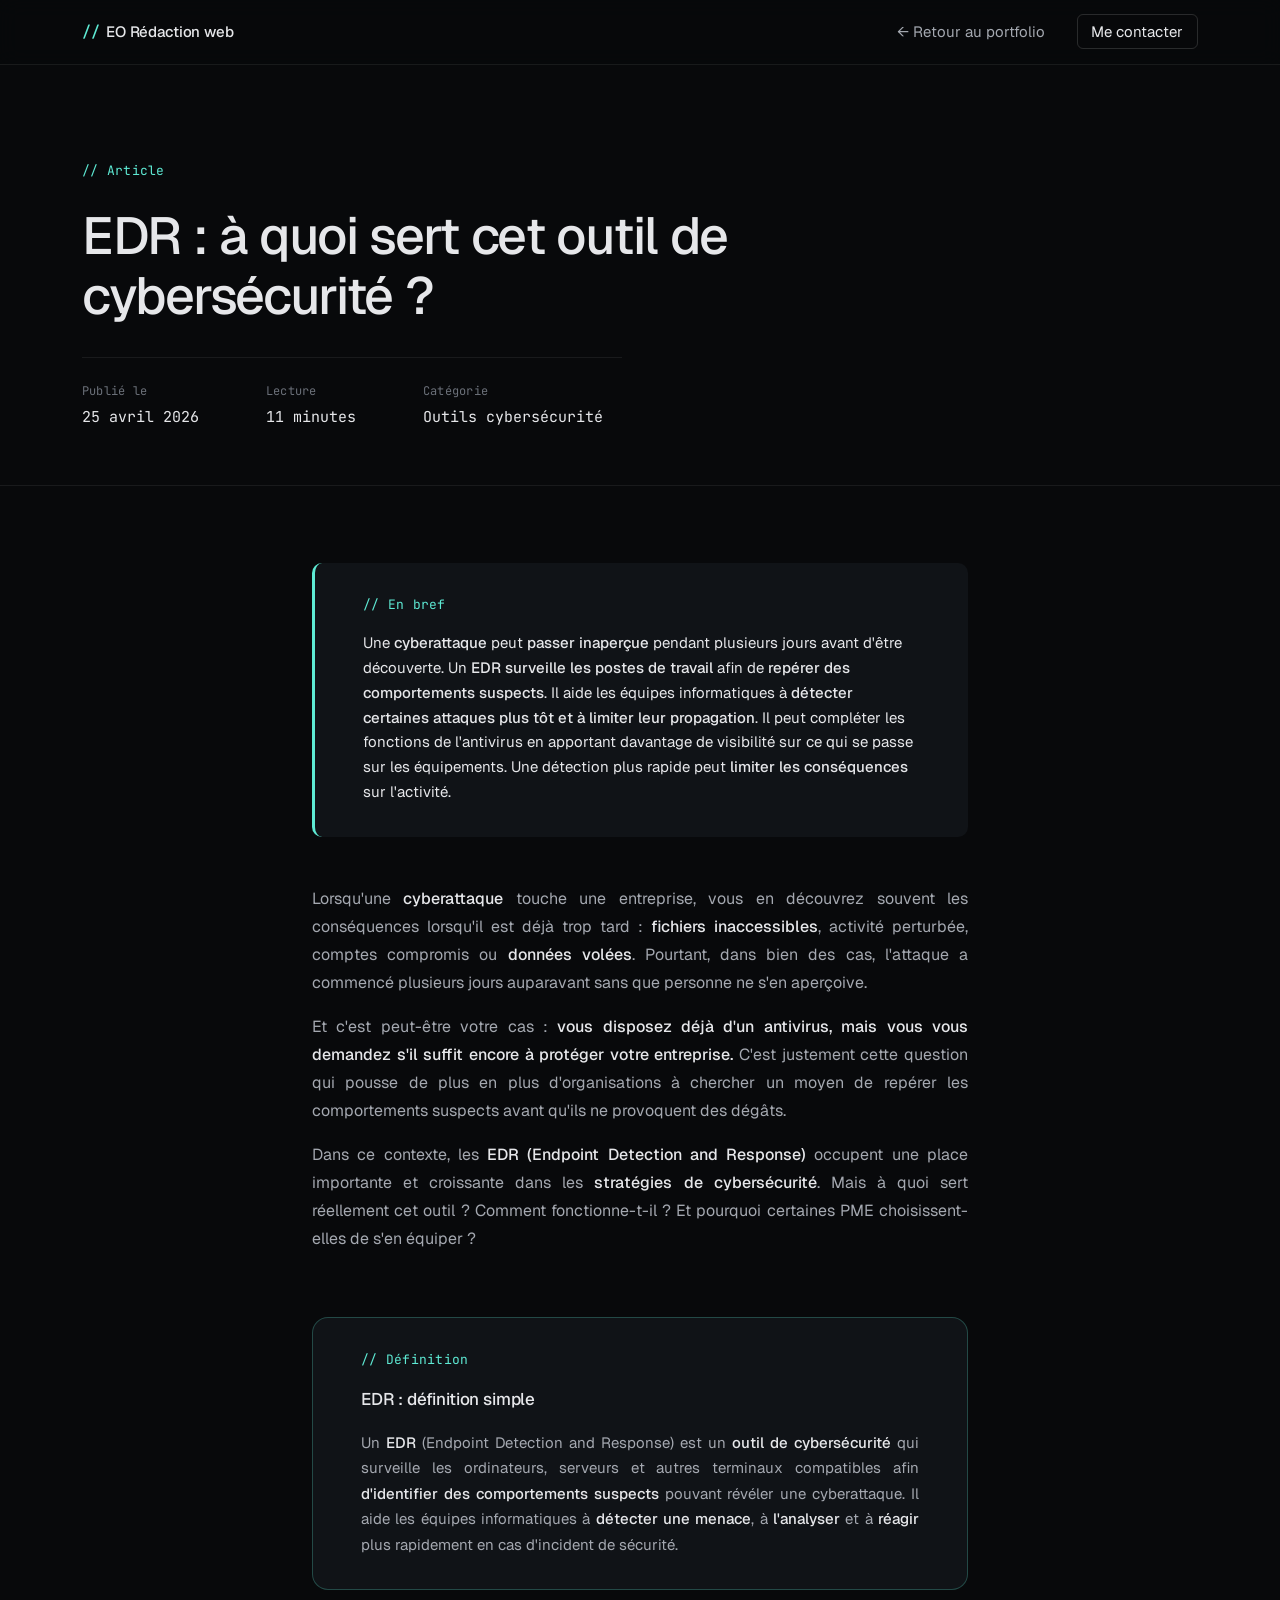
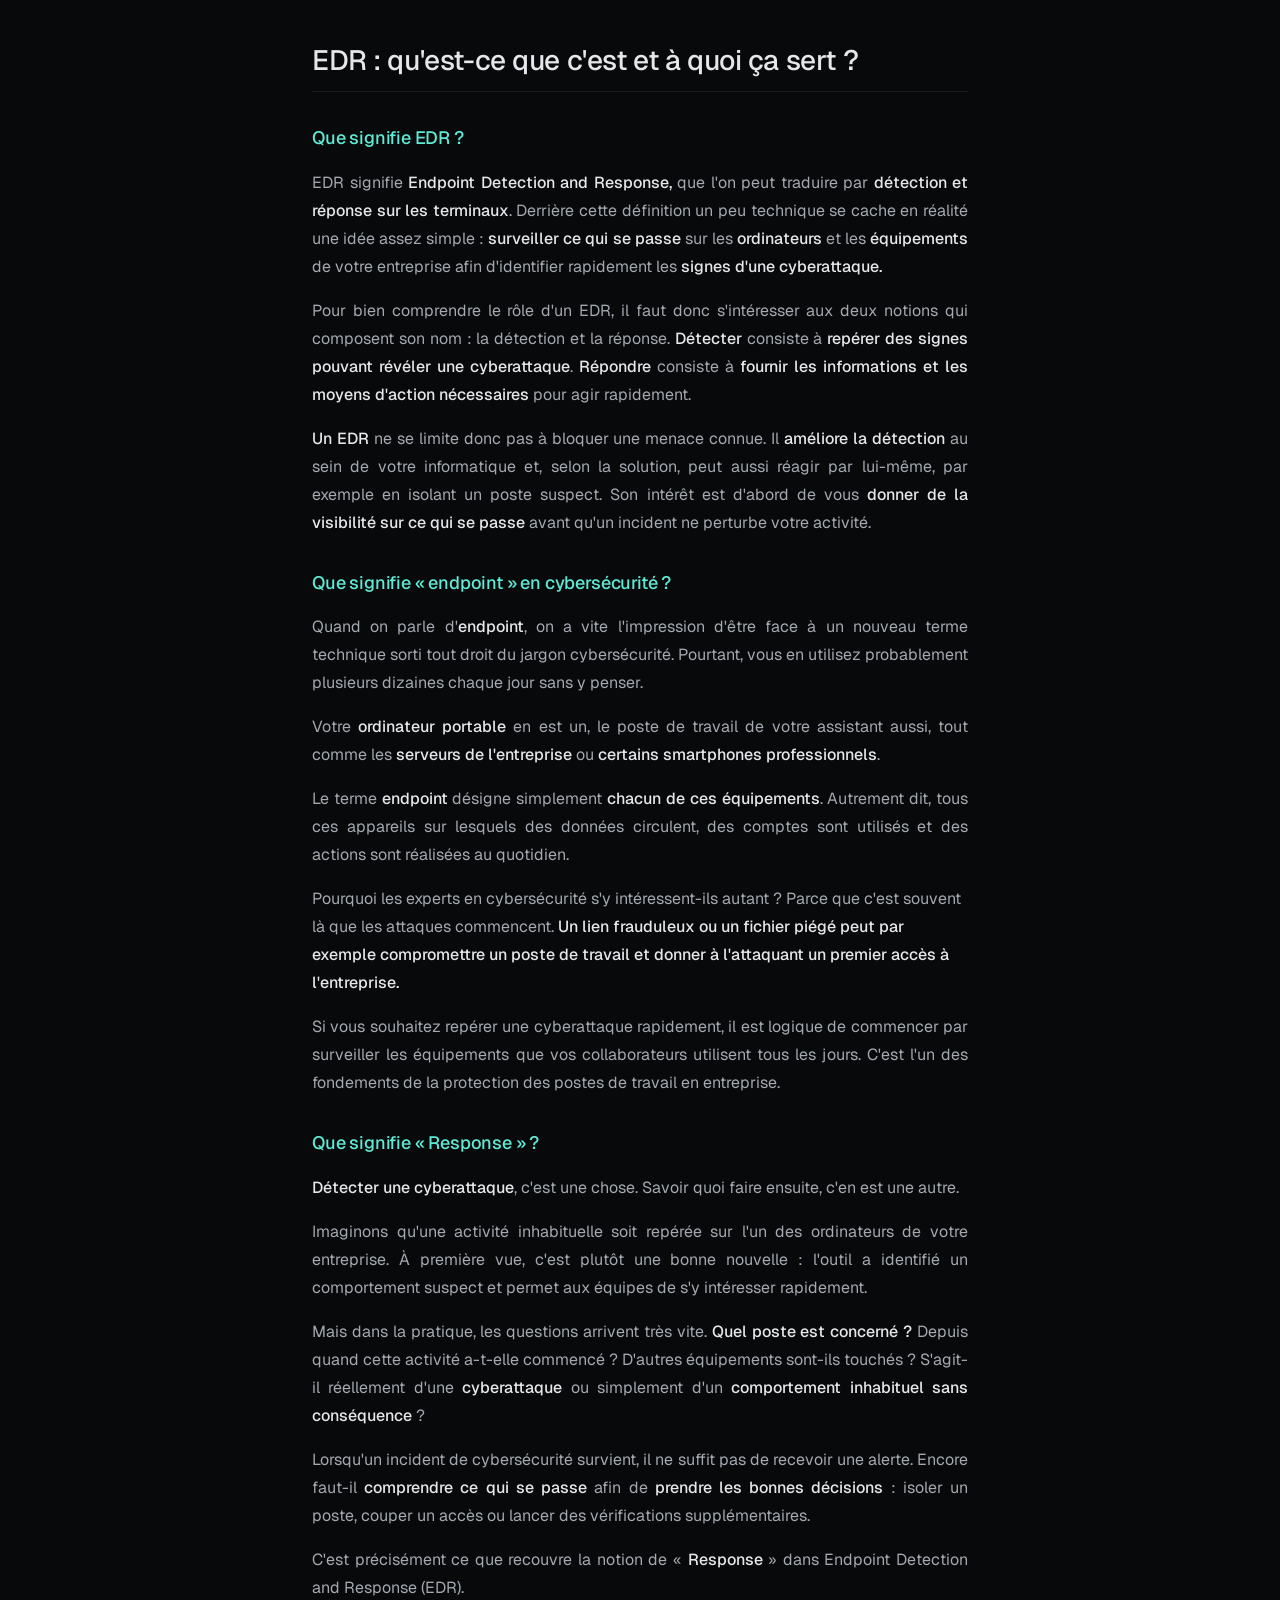
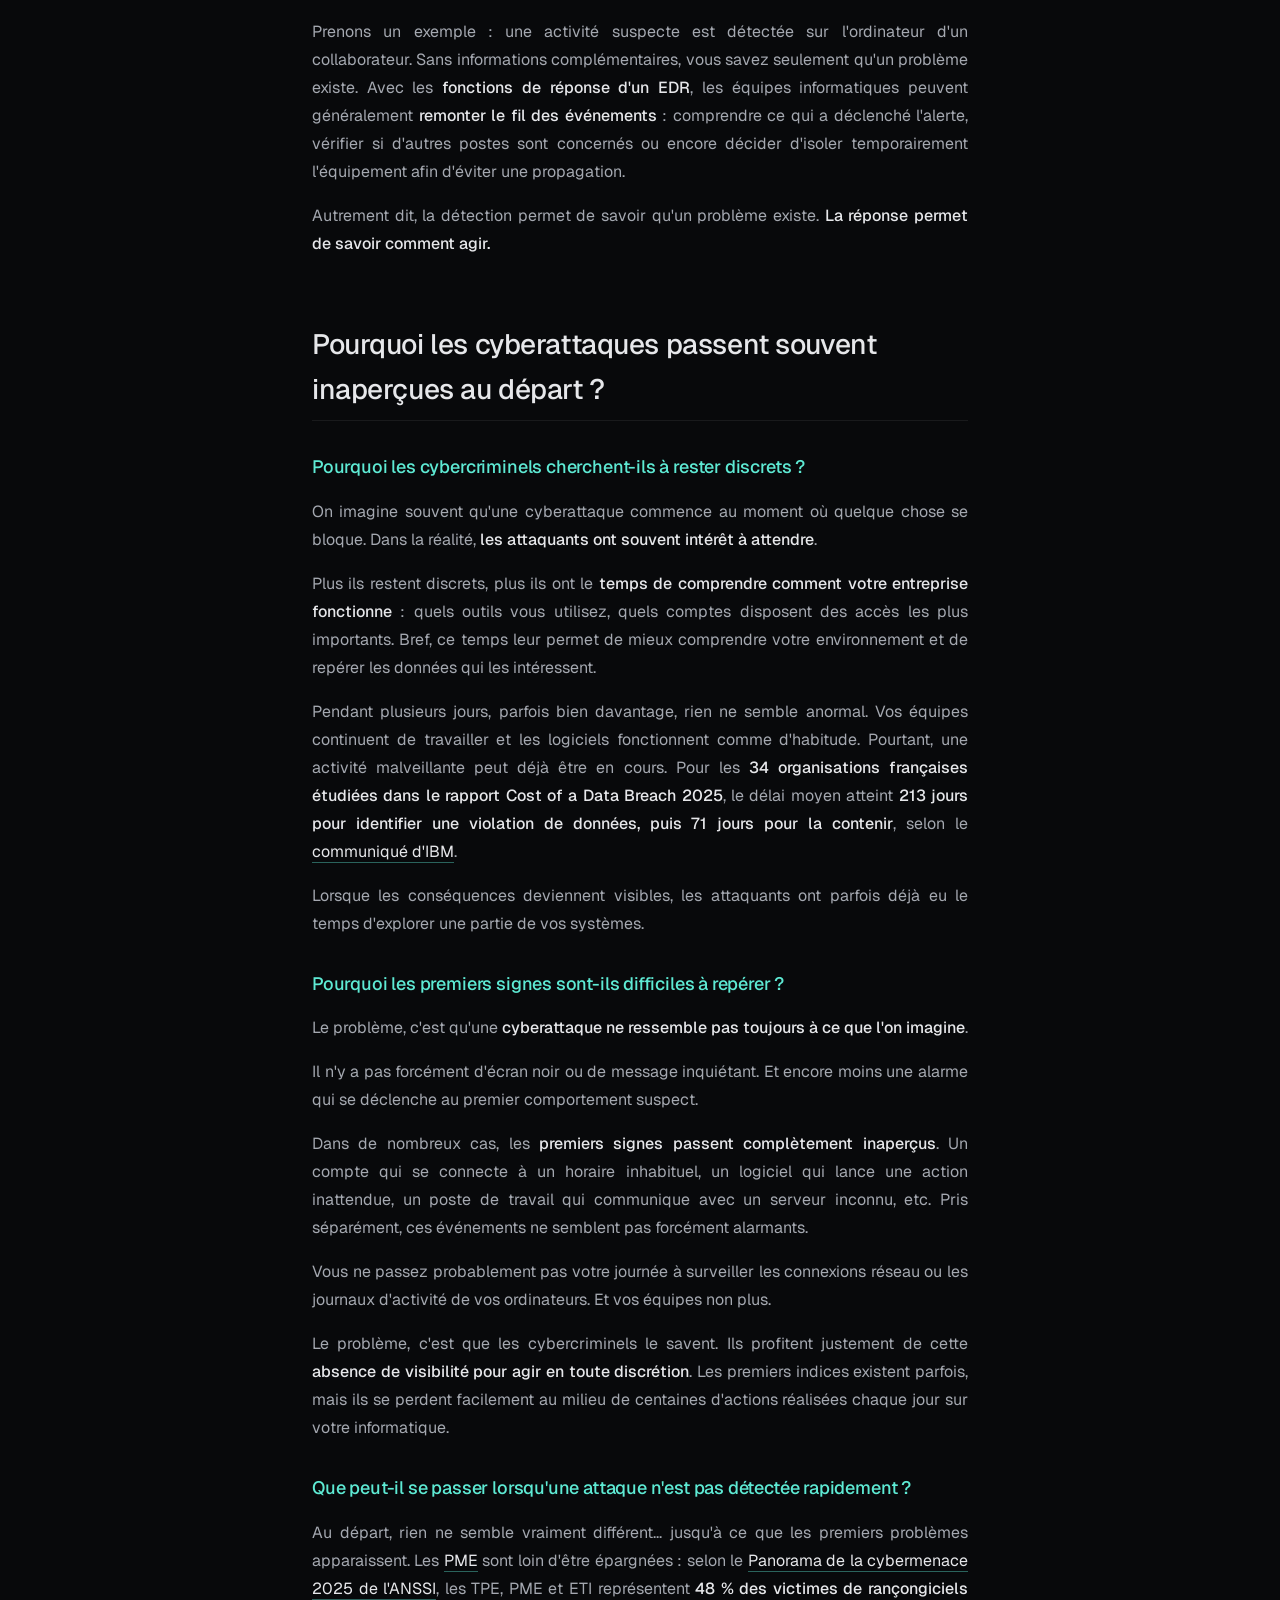
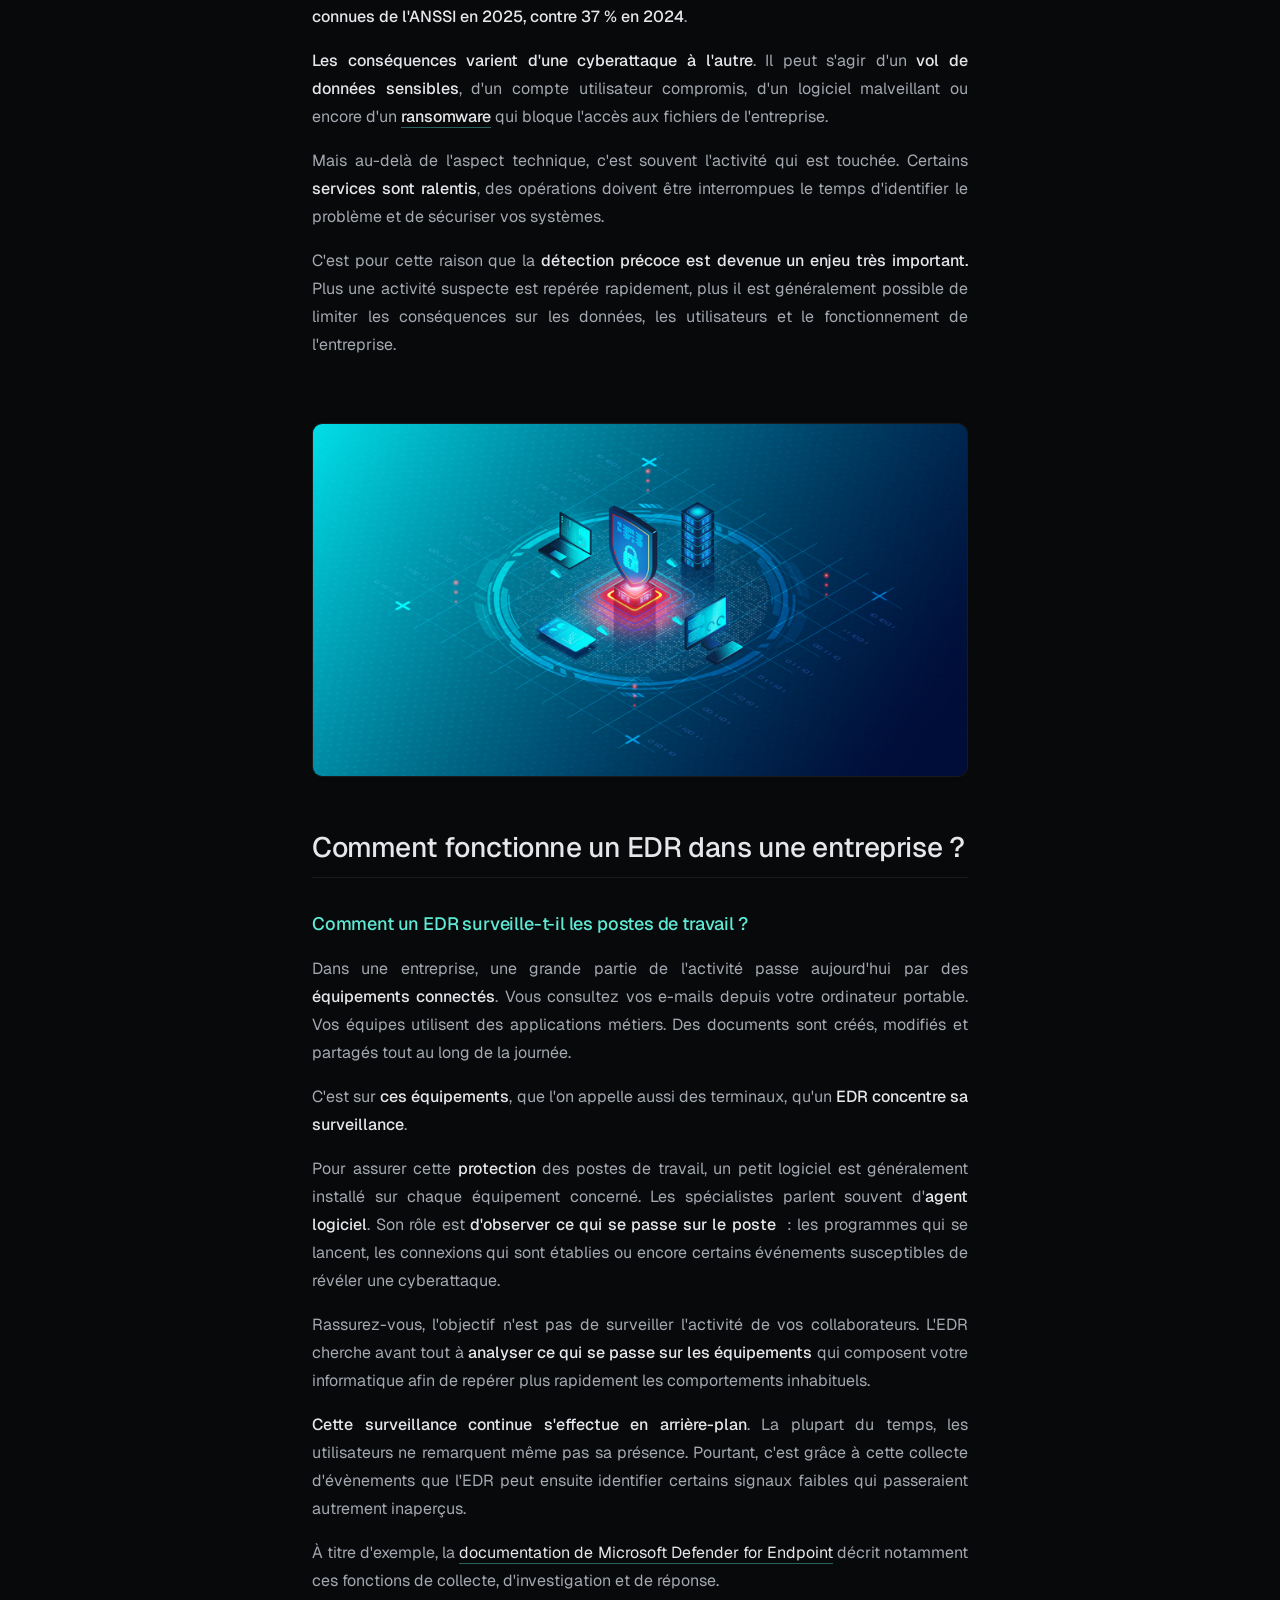
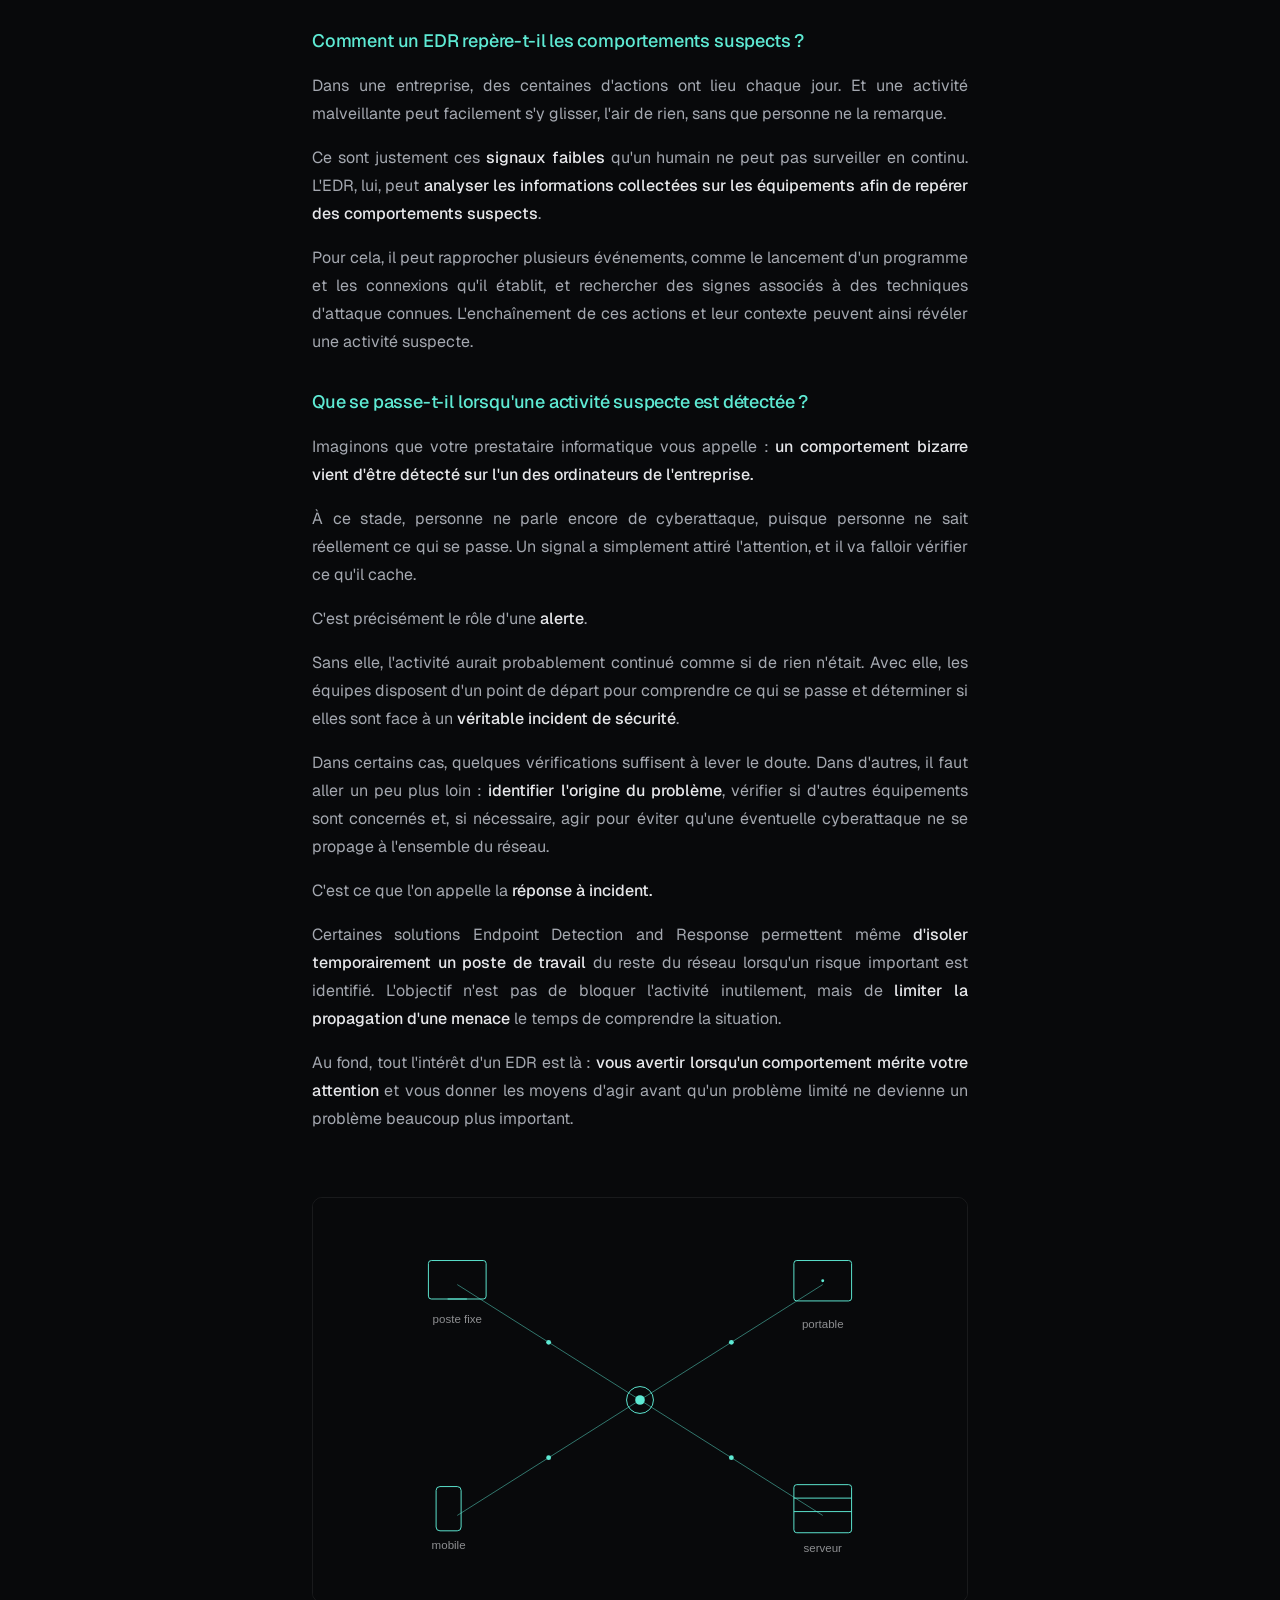
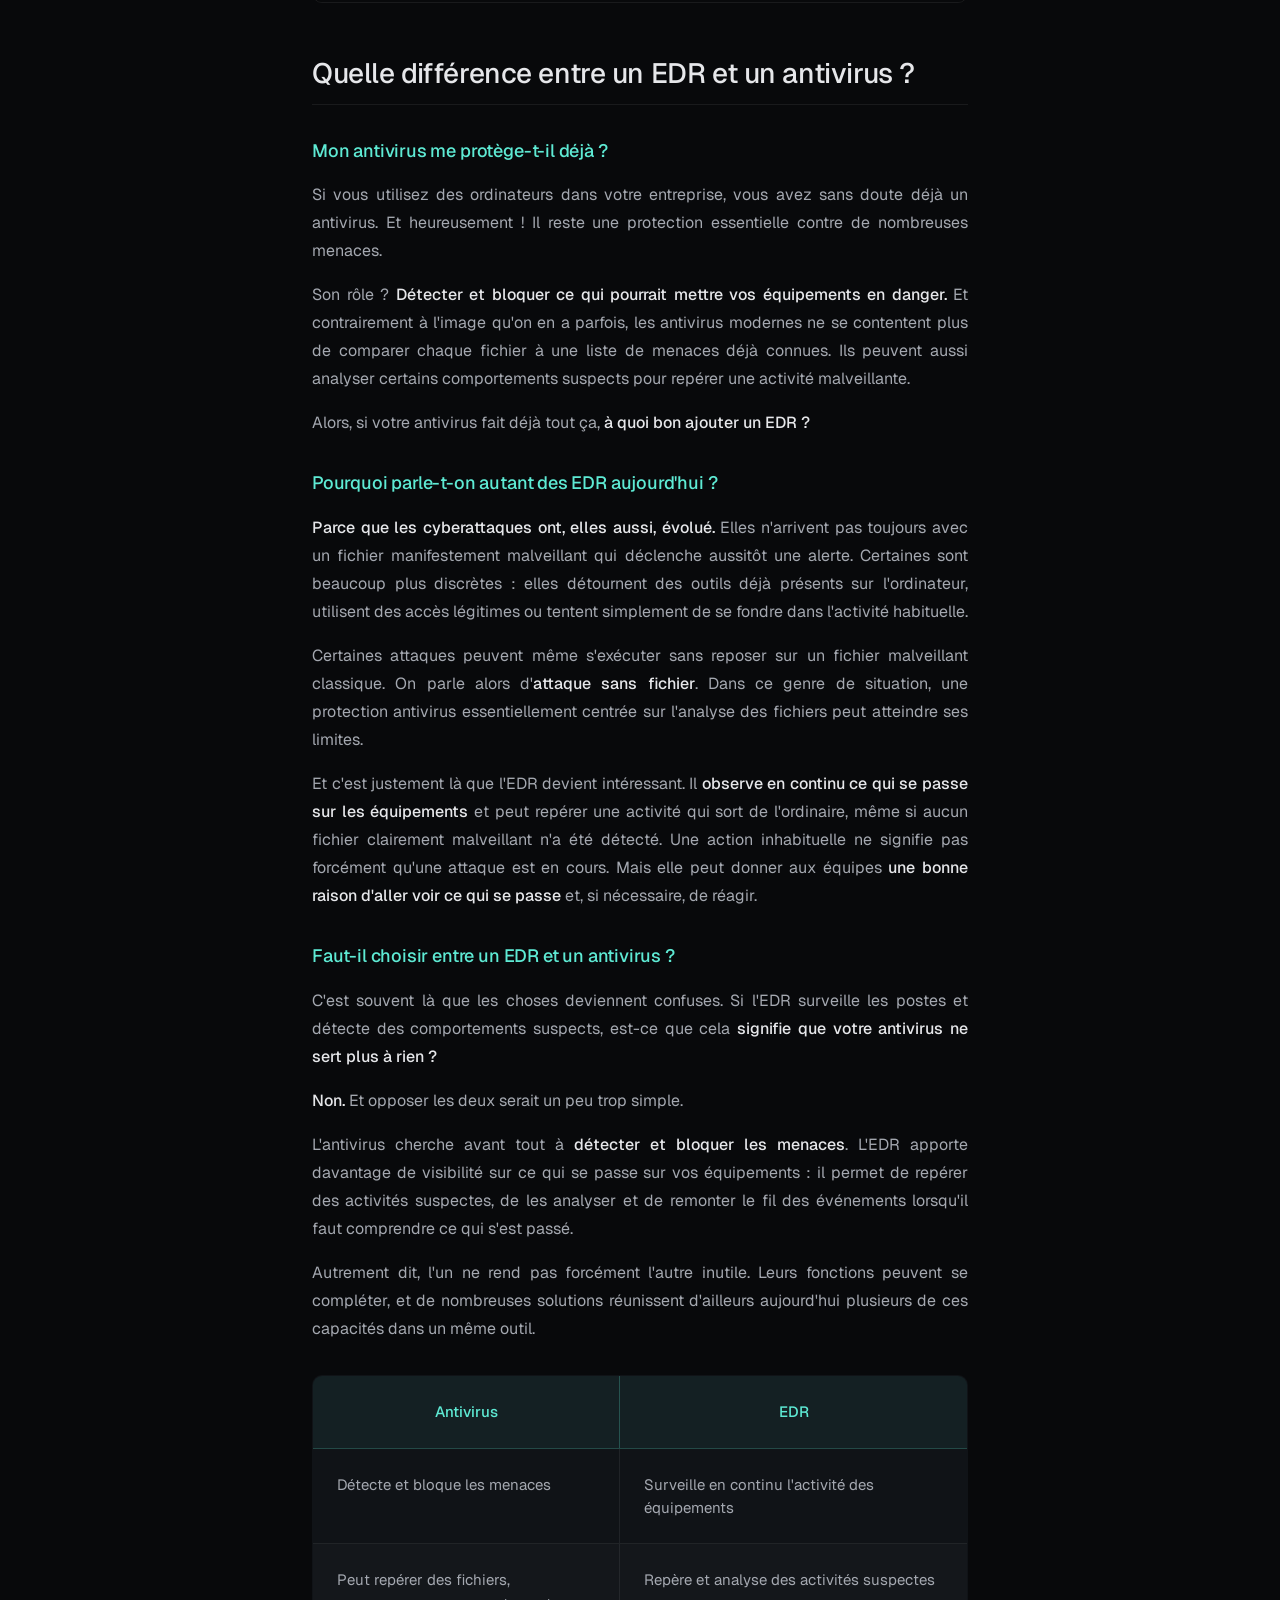
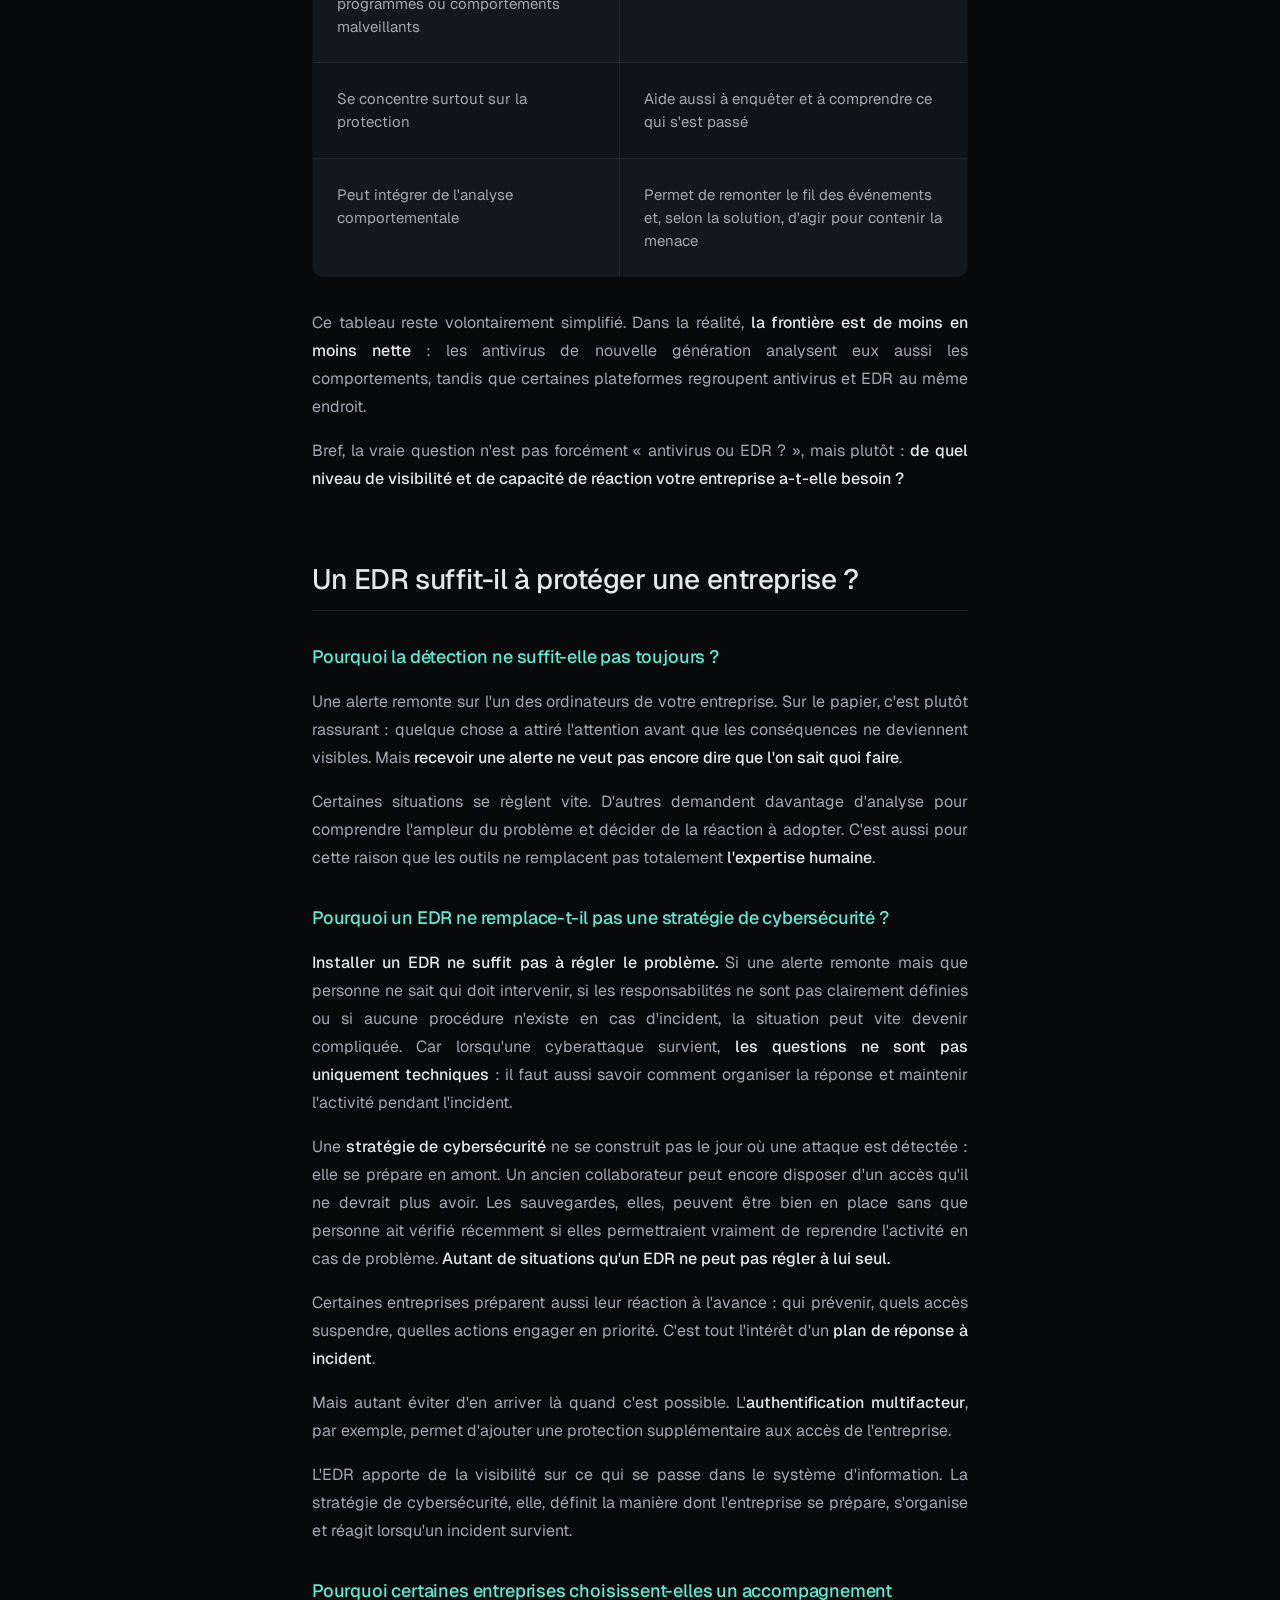
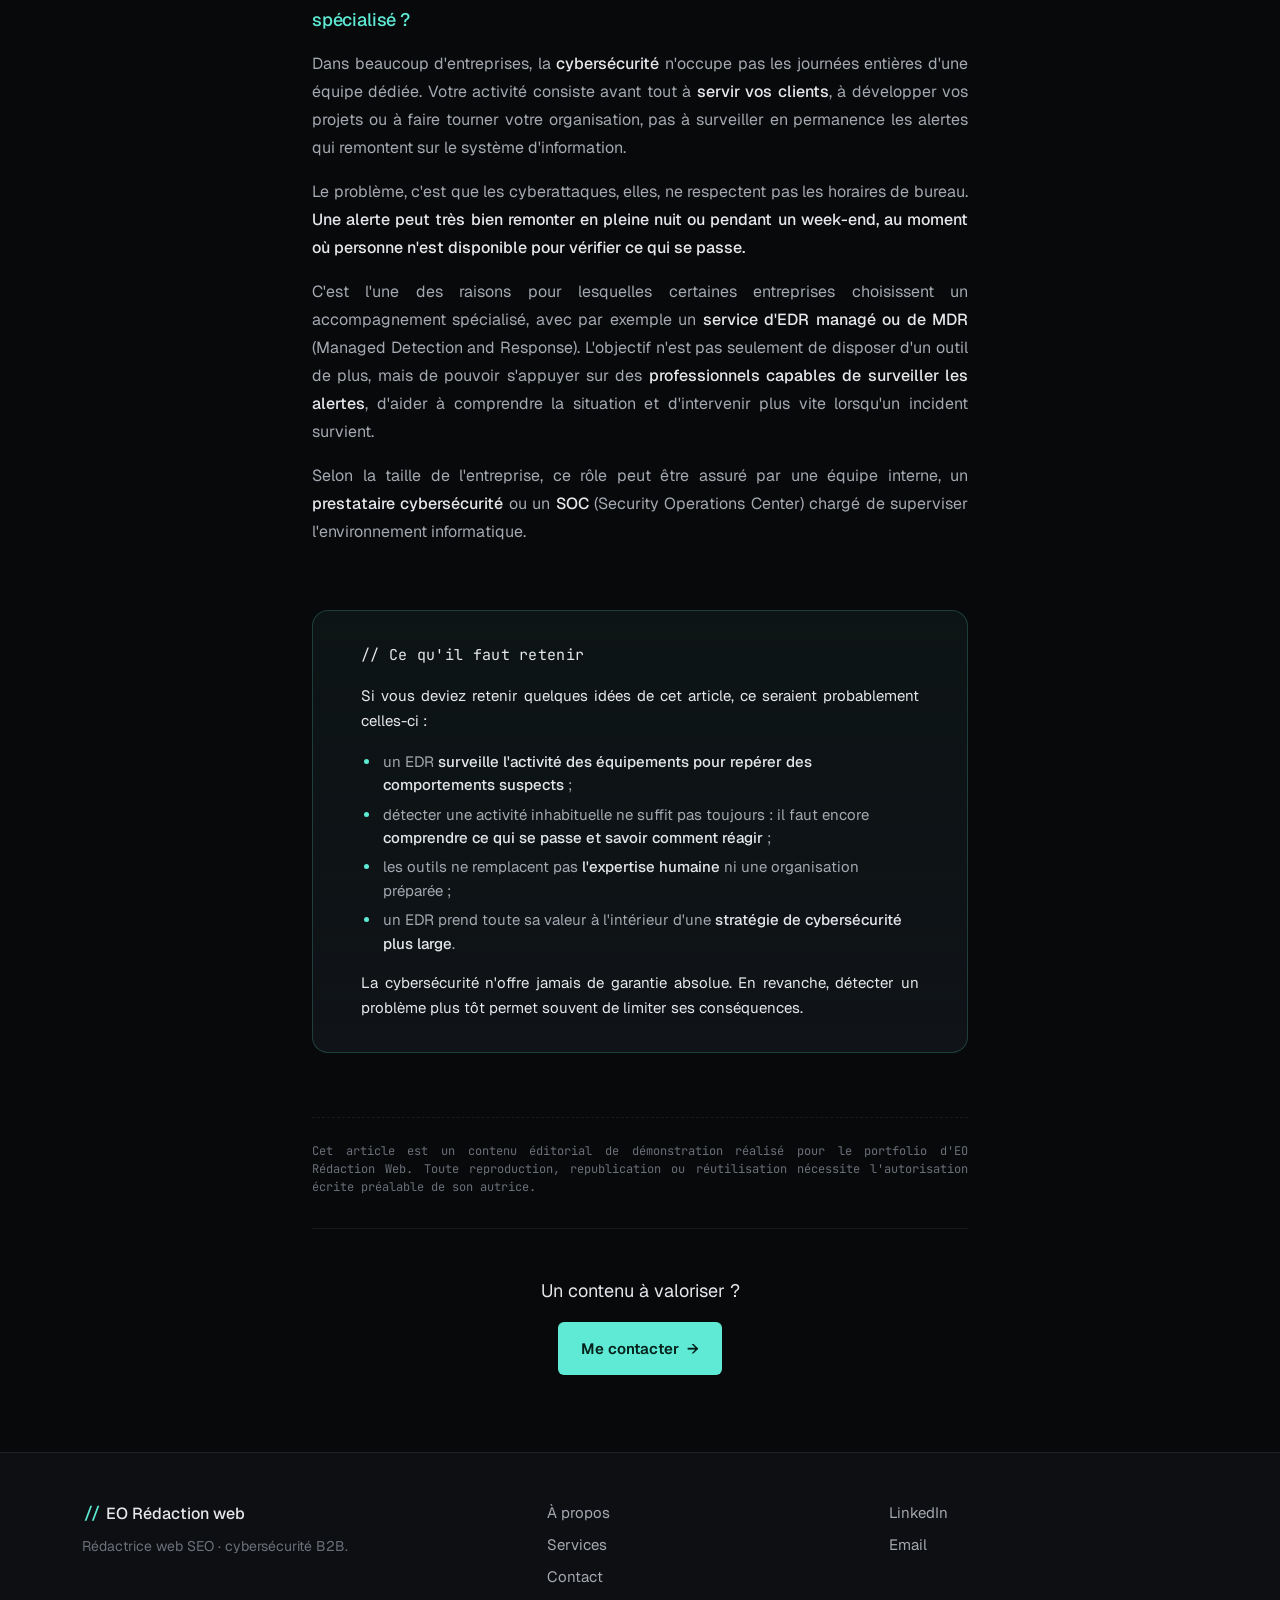
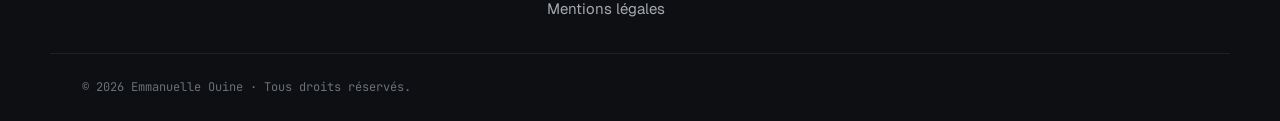
<file: articles/qu-est-ce-que-edr.html>
<!DOCTYPE html>
<html lang="fr">
<head>
  <meta charset="UTF-8" />
  <meta name="viewport" content="width=device-width, initial-scale=1.0" />
  <meta name="theme-color" content="#08090b" />

  <title>EDR : à quoi sert cet outil de cybersécurité ? | EO Rédaction web</title>

  <meta name="description" content="L'EDR surveille l'activité des postes de travail pour détecter les comportements suspects, mieux comprendre les attaques et aider à limiter leur propagation." />
  <meta name="author" content="Emmanuelle Ouine" />
  <meta name="robots" content="index, follow, max-image-preview:large" />
  <link rel="canonical" href="https://eo-redaction-web.com/articles/qu-est-ce-que-edr.html" />

  <meta property="og:type" content="article" />
  <meta property="og:locale" content="fr_FR" />
  <meta property="og:title" content="EDR : à quoi sert cet outil de cybersécurité ?" />
  <meta property="og:description" content="L'EDR surveille l'activité des postes de travail pour détecter les comportements suspects, mieux comprendre les attaques et aider à limiter leur propagation." />
  <meta property="og:url" content="https://eo-redaction-web.com/articles/qu-est-ce-que-edr.html" />
  <meta property="og:image" content="https://eo-redaction-web.com/assets/img/og-image.png" />
  <meta property="article:published_time" content="2026-04-25" />
  <meta property="article:author" content="Emmanuelle Ouine" />

  <meta name="twitter:card" content="summary_large_image" />
  <meta name="twitter:title" content="EDR : à quoi sert cet outil de cybersécurité ?" />
  <meta name="twitter:description" content="L'EDR surveille l'activité des postes de travail pour détecter les comportements suspects, mieux comprendre les attaques et aider à limiter leur propagation." />
  <meta name="twitter:image" content="https://eo-redaction-web.com/assets/img/og-image.png" />

  <link rel="icon" type="image/svg+xml" href="data:image/svg+xml,%3Csvg xmlns='http://www.w3.org/2000/svg' viewBox='0 0 32 32'%3E%3Crect width='32' height='32' rx='6' fill='%2308090b'/%3E%3Ctext x='16' y='22' font-family='monospace' font-size='18' font-weight='700' fill='%235eead4' text-anchor='middle'%3E%2F%2F%3C/text%3E%3C/svg%3E" />

  <link rel="preconnect" href="https://fonts.googleapis.com" />
  <link rel="preconnect" href="https://fonts.gstatic.com" crossorigin />
  <link href="https://fonts.googleapis.com/css2?family=Geist:wght@300;400;500;600;700&family=JetBrains+Mono:wght@400;500&family=Instrument+Serif:ital@0;1&display=swap" rel="stylesheet" />

  <link rel="stylesheet" href="../assets/css/style.css" />

  <script type="application/ld+json">
  {
    "@context": "https://schema.org",
    "@type": "Article",
    "headline": "EDR : à quoi sert cet outil de cybersécurité ?",
    "description": "L'EDR surveille l'activité des postes de travail pour détecter les comportements suspects, mieux comprendre les attaques et aider à limiter leur propagation.",
    "datePublished": "2026-04-25",
    "dateModified": "2026-04-25",
    "author": {
      "@type": "Person",
      "name": "Emmanuelle Ouine",
      "url": "https://eo-redaction-web.com/"
    },
    "publisher": {
      "@type": "Person",
      "name": "Emmanuelle Ouine"
    },
    "mainEntityOfPage": {
      "@type": "WebPage",
      "@id": "https://eo-redaction-web.com/articles/qu-est-ce-que-edr.html"
    }
  }
  </script>
</head>

<body>

  <header class="site-header">
    <nav class="nav" aria-label="Navigation principale">
      <a href="../index.html" class="nav-logo" aria-label="Retour à l'accueil">
        <span class="logo-mark">//</span>
        <span class="logo-name">EO Rédaction web</span>
      </a>

      <ul class="nav-list">
        <li><a href="../index.html">← Retour au portfolio</a></li>
        <li><a href="../index.html#contact" class="nav-cta">Me contacter</a></li>
      </ul>
    </nav>
  </header>

  <main id="top">

    <header class="article-hero">
      <div class="container">
        <p class="section-label">// Article</p>

        <h1 class="article-hero-title">EDR : à quoi sert cet outil de cybersécurité&nbsp;?</h1>

        <ul class="article-meta" aria-label="Métadonnées de l'article">
          <li><span class="meta-key">Publié le</span><span>25 avril 2026</span></li>
          <li><span class="meta-key">Lecture</span><span>11 minutes</span></li>
          <li><span class="meta-key">Catégorie</span><span>Outils cybersécurité</span></li>
        </ul>
      </div>
    </header>

    <article class="article-body">
      <div class="container case-container article-content">

        <!-- Encadré GEO "En bref" -->
        <aside class="article-summary-geo" aria-label="Résumé">
          <p class="article-summary-label">// En bref</p>
          <p>
            Une <strong>cyberattaque</strong> peut <strong>passer inaperçue</strong> pendant plusieurs jours avant d'être découverte. Un <strong>EDR surveille les postes de travail</strong> afin de <strong>repérer des comportements suspects</strong>. Il aide les équipes informatiques à <strong>détecter certaines attaques plus tôt et à limiter leur propagation</strong>. Il peut compléter les fonctions de l'antivirus en apportant davantage de visibilité sur ce qui se passe sur les équipements. Une détection plus rapide peut <strong>limiter les conséquences</strong> sur l'activité.
          </p>
        </aside>

        <!-- Introduction -->
        <section class="article-section">
          <p>
            Lorsqu'une <strong>cyberattaque</strong> touche une entreprise, vous en découvrez souvent les conséquences lorsqu'il est déjà trop tard&nbsp;: <strong>fichiers inaccessibles</strong>, activité perturbée, comptes compromis ou <strong>données volées</strong>. Pourtant, dans bien des cas, l'attaque a commencé plusieurs jours auparavant sans que personne ne s'en aperçoive.
          </p>
          <p>
            Et c'est peut-être votre cas&nbsp;: <strong>vous disposez déjà d'un antivirus, mais vous vous demandez s'il suffit encore à protéger votre entreprise.</strong> C'est justement cette question qui pousse de plus en plus d'organisations à chercher un moyen de repérer les comportements suspects avant qu'ils ne provoquent des dégâts.
          </p>
         <p>
  Dans ce contexte, les <strong>EDR (Endpoint Detection and Response)</strong> occupent une place importante et croissante dans les <strong>stratégies de cybersécurité</strong>. Mais à quoi sert réellement cet outil&nbsp;? Comment fonctionne-t-il&nbsp;? Et pourquoi certaines PME choisissent-elles de s'en équiper&nbsp;?
</p>
        </section>

        <!-- Encadré Définition EDR -->
        <aside class="article-definition" aria-label="Définition">
          <p class="article-definition-label">// Définition</p>
          <p class="article-definition-term">EDR&nbsp;: définition simple</p>
          <p>
  Un <strong>EDR</strong> (Endpoint Detection and Response) est un <strong>outil de cybersécurité</strong> qui surveille les ordinateurs, serveurs et autres terminaux compatibles afin <strong>d'identifier des comportements suspects</strong> pouvant révéler une cyberattaque. Il aide les équipes informatiques à <strong>détecter une menace</strong>, à <strong>l'analyser</strong> et à <strong>réagir</strong> plus rapidement en cas d'incident de sécurité.
</p>
        </aside>

        <section class="article-section">
          <h2>EDR&nbsp;: qu'est-ce que c'est et à quoi ça sert&nbsp;?</h2>

          <h3>Que signifie EDR&nbsp;?</h3>
          <p>
            EDR signifie <strong>Endpoint Detection and Response,</strong> que l'on peut traduire par <strong>détection et réponse sur les terminaux</strong>. Derrière cette définition un peu technique se cache en réalité une idée assez simple&nbsp;: <strong>surveiller ce qui se passe</strong> sur les <strong>ordinateurs</strong> et les <strong>équipements</strong> de votre entreprise afin d'identifier rapidement les <strong>signes d'une cyberattaque.</strong>
          </p>
          <p>
            Pour bien comprendre le rôle d'un EDR, il faut donc s'intéresser aux deux notions qui composent son nom&nbsp;: la détection et la réponse. <strong>Détecter</strong> consiste à <strong>repérer des signes pouvant révéler une cyberattaque</strong>. <strong>Répondre</strong> consiste à <strong>fournir les informations et les moyens d'action nécessaires</strong> pour agir rapidement.
          </p>
          <p>
            <strong> Un EDR</strong>  ne se limite donc pas à bloquer une menace connue. Il <strong> améliore la détection</strong> au sein de votre informatique et, selon la solution, peut aussi réagir par lui-même, par exemple en isolant un poste suspect. Son intérêt est d'abord de vous <strong>donner de la visibilité sur ce qui se passe</strong> avant qu'un incident ne perturbe votre activité.
          </p>

          <h3>Que signifie «&nbsp;endpoint&nbsp;» en cybersécurité&nbsp;?</h3>

          <p>
            Quand on parle d'<strong>endpoint</strong>, on a vite l'impression d'être face à un nouveau terme technique sorti tout droit du jargon cybersécurité. Pourtant, vous en utilisez probablement plusieurs dizaines chaque jour sans y penser.
          </p>

          <p>
            Votre  <strong>ordinateur portable </strong> en est un, le poste de travail de votre assistant aussi, tout comme les  <strong> serveurs de l'entreprise </strong>ou <strong>certains smartphones professionnels</strong>.
          </p>

          <p>
            Le terme <strong>endpoint</strong> désigne simplement <strong>chacun de ces équipements</strong>. Autrement dit, tous ces appareils sur lesquels des données circulent, des comptes sont utilisés et des actions sont réalisées au quotidien.
          </p>

         <p class="article-no-justify">
  Pourquoi les experts en cybersécurité s'y intéressent-ils autant&nbsp;? Parce que c'est souvent là que les attaques commencent. <strong>Un lien frauduleux ou un fichier piégé peut par exemple compromettre un poste de travail et donner à l'attaquant un premier accès à l'entreprise.</strong>
</p>

          <p>
            Si vous souhaitez repérer une cyberattaque rapidement, il est logique de commencer par surveiller les équipements que vos collaborateurs utilisent tous les jours. C'est l'un des fondements de la protection des postes de travail en entreprise.
          </p>

          <h3>Que signifie «&nbsp;Response&nbsp;»&nbsp;?</h3>
          <p>
             <strong>Détecter une cyberattaque</strong>, c'est une chose. Savoir quoi faire ensuite, c'en est une autre.
          </p>
          <p>
            Imaginons qu'une activité inhabituelle soit repérée sur l'un des ordinateurs de votre entreprise. À première vue, c'est plutôt une bonne nouvelle&nbsp;: l'outil a identifié un comportement suspect et permet aux équipes de s'y intéresser rapidement.
          </p>
          <p>
            Mais dans la pratique, les questions arrivent très vite. <strong>Quel poste est concerné&nbsp;?</strong> Depuis quand cette activité a-t-elle commencé&nbsp;? D'autres équipements sont-ils touchés&nbsp;? S'agit-il réellement d'une <strong>cyberattaque</strong> ou simplement d'un <strong>comportement inhabituel sans conséquence&nbsp;</strong>?
          </p>
          <p>
            Lorsqu'un incident de cybersécurité survient, il ne suffit pas de recevoir une alerte. Encore faut-il <strong>comprendre ce qui se passe</strong> afin de <strong>prendre les bonnes décisions&nbsp;</strong>: isoler un poste, couper un accès ou lancer des vérifications supplémentaires.
          </p>
          <p>
            C'est précisément ce que recouvre la notion de «&nbsp;<strong>Response</strong>&nbsp;» dans Endpoint Detection and Response (EDR).
          </p>
          <p>
            Prenons un exemple : une activité suspecte est détectée sur l'ordinateur d'un collaborateur. Sans informations complémentaires, vous savez seulement qu'un problème existe. Avec les <strong>fonctions de réponse d'un EDR</strong>, les équipes informatiques peuvent généralement <strong>remonter le fil des événements</strong>&nbsp;: comprendre ce qui a déclenché l'alerte, vérifier si d'autres postes sont concernés ou encore décider d'isoler temporairement l'équipement afin d'éviter une propagation.
          </p>
          <p>
            Autrement dit, la détection permet de savoir qu'un problème existe. <strong>La réponse permet de savoir comment agir.</strong>
          </p>
        </section>

        <section class="article-section">
          <h2>Pourquoi les cyberattaques passent souvent inaperçues au départ&nbsp;?</h2>

          <h3>Pourquoi les cybercriminels cherchent-ils à rester discrets&nbsp;?</h3>
          <p>
            On imagine souvent qu'une cyberattaque commence au moment où quelque chose se bloque. Dans la réalité, <strong>les attaquants ont souvent intérêt à attendre</strong>.
          </p>
          <p>
            Plus ils restent discrets, plus ils ont le <strong>temps de comprendre comment votre entreprise fonctionne</strong>&nbsp;: quels outils vous utilisez, quels comptes disposent des accès les plus importants. Bref, ce temps leur permet de mieux comprendre votre environnement et de repérer les données qui les intéressent.
          </p>
                    <p>
            Pendant plusieurs jours, parfois bien davantage, rien ne semble anormal. Vos équipes continuent de travailler et les logiciels fonctionnent comme d'habitude. Pourtant, une activité malveillante peut déjà être en cours. Pour les <strong>34 organisations françaises étudiées dans le rapport Cost of a Data Breach 2025</strong>, le délai moyen atteint <strong>213 jours pour identifier une violation de données, puis 71 jours pour la contenir</strong>, selon le <a href="https://fr.newsroom.ibm.com/Rapport-IBM-13-des-organisations-ont-signale-des-violations-de-modeles-ou-dapplications-dIA,-dont-97-ont-declare-ne-pas-disposer-de-controles-dacces-a-lIA-appropries" target="_blank" rel="noopener noreferrer">communiqué d'IBM</a>.
          </p>
          <p>
            Lorsque les conséquences deviennent visibles, les attaquants ont parfois déjà eu le temps d'explorer une partie de vos systèmes.
          </p>

          <h3>Pourquoi les premiers signes sont-ils difficiles à repérer&nbsp;?</h3>
          <p>
            Le problème, c'est qu'une <strong>cyberattaque ne ressemble pas toujours à ce que l'on imagine</strong>.
          </p>
          <p>
            Il n'y a pas forcément d'écran noir ou de message inquiétant. Et encore moins une alarme qui se déclenche au premier comportement suspect.
          </p>
          <p>
            Dans de nombreux cas, les <strong>premiers signes passent complètement inaperçus</strong>. Un compte qui se connecte à un horaire inhabituel, un logiciel qui lance une action inattendue, un poste de travail qui communique avec un serveur inconnu, etc. Pris séparément, ces événements ne semblent pas forcément alarmants.
          </p>
          <p>
            Vous ne passez probablement pas votre journée à surveiller les connexions réseau ou les journaux d'activité de vos ordinateurs. Et vos équipes non plus.
          </p>
          <p>
            Le problème, c'est que les cybercriminels le savent. Ils profitent justement de cette <strong>absence de visibilité pour agir en toute discrétion</strong>. Les premiers indices existent parfois, mais ils se perdent facilement au milieu de centaines d'actions réalisées chaque jour sur votre informatique.
          </p>

          <h3>Que peut-il se passer lorsqu'une attaque n'est pas détectée rapidement&nbsp;?</h3>
                    <p>
            Au départ, rien ne semble vraiment différent... jusqu'à ce que les premiers problèmes apparaissent. Les <a href="pme-cyberattaques.html">PME</a> sont loin d'être épargnées&nbsp;: selon le <a href="https://www.cert.ssi.gouv.fr/uploads/CERTFR-2026-CTI-002.pdf" target="_blank" rel="noopener noreferrer">Panorama de la cybermenace 2025 de l'ANSSI</a>, les TPE, PME et ETI représentent <strong>48&nbsp;% des victimes de rançongiciels connues de l'ANSSI en 2025, contre 37&nbsp;% en 2024</strong>.
          </p>
          <p>
            <strong>Les conséquences varient d'une cyberattaque à l'autre</strong>. Il peut s'agir d'un <strong>vol de données sensibles</strong>, d'un compte utilisateur compromis, d'un logiciel malveillant ou encore d'un <a href="https://eo-redaction-web.com/articles/ransomware-pme.html" target="_blank" rel="noopener"><strong>ransomware</strong></a> qui bloque l'accès aux fichiers de l'entreprise.
          </p>
          <p>
            Mais au-delà de l'aspect technique, c'est souvent l'activité qui est touchée. Certains <strong>services sont ralentis</strong>, des opérations doivent être interrompues le temps d'identifier le problème et de sécuriser vos systèmes.
          </p>
          <p>
            C'est pour cette raison que la <strong>détection précoce est devenue un enjeu très important.</strong> Plus une activité suspecte est repérée rapidement, plus il est généralement possible de limiter les conséquences sur les données, les utilisateurs et le fonctionnement de l'entreprise.
          </p>
        </section>

        <figure class="article-figure">
          <img src="../assets/img/articles/edr-endpoints-protection.jpg" alt="Bouclier de cybersécurité au centre d'un cercle de supervision, entouré de plusieurs terminaux protégés&nbsp;: ordinateur portable, serveur, smartphone et écran." loading="lazy">
        </figure>

        <section class="article-section">
          <h2>Comment fonctionne un EDR dans une entreprise&nbsp;?</h2>

          <h3>Comment un EDR surveille-t-il les postes de travail&nbsp;?</h3>
          <p>
            Dans une entreprise, une grande partie de l'activité passe aujourd'hui par des <strong>équipements connectés</strong>. Vous consultez vos e-mails depuis votre ordinateur portable. Vos équipes utilisent des applications métiers. Des documents sont créés, modifiés et partagés tout au long de la journée.
          </p>
          <p>
            C'est sur <strong>ces équipements</strong>, que l'on appelle aussi des terminaux, qu'un <strong>EDR concentre sa surveillance</strong>.
          </p>
          <p>
            Pour assurer cette <strong>protection</strong> des postes de travail, un petit logiciel est généralement installé sur chaque équipement concerné. Les spécialistes parlent souvent d'<strong>agent logiciel</strong>. Son rôle est  <strong> d'observer ce qui se passe sur le poste&nbsp; </strong> : les programmes qui se lancent, les connexions qui sont établies ou encore certains événements susceptibles de révéler une cyberattaque.
          </p>
          <p>
            Rassurez-vous, l'objectif n'est pas de surveiller l'activité de vos collaborateurs. L'EDR cherche avant tout à <strong>analyser ce qui se passe sur les équipements</strong> qui composent votre informatique afin de repérer plus rapidement les comportements inhabituels.
          </p>
          <p>
             <strong> Cette surveillance continue s'effectue en arrière-plan</strong>. La plupart du temps, les utilisateurs ne remarquent même pas sa présence. Pourtant, c'est grâce à cette collecte d'évènements que l'EDR peut ensuite identifier certains signaux faibles qui passeraient autrement inaperçus.
          </p>
          <p>
            À titre d'exemple, la <a href="https://learn.microsoft.com/fr-fr/defender-endpoint/overview-endpoint-detection-response" target="_blank" rel="noopener noreferrer">documentation de Microsoft Defender for Endpoint</a> décrit notamment ces fonctions de collecte, d'investigation et de réponse.
          </p>
          
          <h3>Comment un EDR repère-t-il les comportements suspects&nbsp;?</h3>
          <p>
            Dans une entreprise, des centaines d'actions ont lieu chaque jour. Et une activité malveillante peut facilement s'y glisser, l'air de rien, sans que personne ne la remarque.
          </p>
          <p>
            Ce sont justement ces <strong>signaux faibles</strong> qu'un humain ne peut pas surveiller en continu. L'EDR, lui, peut <strong>analyser les informations collectées sur les équipements afin de repérer des comportements suspects</strong>.
          </p>
          <p>
            Pour cela, il peut rapprocher plusieurs événements, comme le lancement d'un programme et les connexions qu'il établit, et rechercher des signes associés à des techniques d'attaque connues. L'enchaînement de ces actions et leur contexte peuvent ainsi révéler une activité suspecte.
          </p>

          <h3>Que se passe-t-il lorsqu'une activité suspecte est détectée&nbsp;?</h3>
          <p>
            Imaginons que votre prestataire informatique vous appelle&nbsp;: <strong>un comportement bizarre vient d'être détecté sur l'un des ordinateurs de l'entreprise.</strong>
          </p>
          <p>
            À ce stade, personne ne parle encore de cyberattaque, puisque personne ne sait réellement ce qui se passe. Un signal a simplement attiré l'attention, et il va falloir vérifier ce qu'il cache.
          </p>
          <p>
            C'est précisément le rôle d'une <strong>alerte</strong>.
          </p>
          <p>
            Sans elle, l'activité aurait probablement continué comme si de rien n'était. Avec elle, les équipes disposent d'un point de départ pour comprendre ce qui se passe et déterminer si elles sont face à un <strong>véritable incident de sécurité</strong>.
          </p>
          <p>
            Dans certains cas, quelques vérifications suffisent à lever le doute. Dans d'autres, il faut aller un peu plus loin&nbsp;: <strong>identifier l'origine du problème</strong>, vérifier si d'autres équipements sont concernés et, si nécessaire, agir pour éviter qu'une éventuelle cyberattaque ne se propage à l'ensemble du réseau.
          </p>
          <p>
            C'est ce que l'on appelle la <strong>réponse à incident.</strong>
          </p>
          <p>
            Certaines solutions Endpoint Detection and Response permettent même <strong>d'isoler temporairement un poste de travail</strong> du reste du réseau lorsqu'un risque important est identifié. L'objectif n'est pas de bloquer l'activité inutilement, mais de  <strong> limiter la propagation d'une menace </strong> le temps de comprendre la situation.
          </p>
          <p>
            Au fond, tout l'intérêt d'un EDR est là : <strong>vous avertir lorsqu'un comportement mérite votre attention</strong> et vous donner les moyens d'agir avant qu'un problème limité ne devienne un problème beaucoup plus important.
          </p>
        </section>

        <figure class="article-figure">
          <img src="../assets/img/articles/edr-terminaux-connectes.svg" alt="Illustration : terminaux connectés à un point de contrôle central de sécurité" loading="lazy">
        </figure>

        <section class="article-section">
          <h2>Quelle différence entre un EDR et un antivirus&nbsp;?</h2>

          <h3>Mon antivirus me protège-t-il déjà&nbsp;?</h3>
          <p>
            Si vous utilisez des ordinateurs dans votre entreprise, vous avez sans doute déjà un antivirus. Et heureusement&nbsp;! Il reste une protection essentielle contre de nombreuses menaces.
          </p>
          <p>
            Son rôle&nbsp;? <strong>Détecter et bloquer ce qui pourrait mettre vos équipements en danger.</strong> Et contrairement à l'image qu'on en a parfois, les antivirus modernes ne se contentent plus de comparer chaque fichier à une liste de menaces déjà connues. Ils peuvent aussi analyser certains comportements suspects pour repérer une activité malveillante.
          </p>
          <p>
            Alors, si votre antivirus fait déjà tout ça, <strong>à quoi bon ajouter un EDR&nbsp;?</strong>
          </p>

          <h3>Pourquoi parle-t-on autant des EDR aujourd'hui&nbsp;?</h3>
          <p>
            <strong>Parce que les cyberattaques ont, elles aussi, évolué.</strong> Elles n'arrivent pas toujours avec un fichier manifestement malveillant qui déclenche aussitôt une alerte. Certaines sont beaucoup plus discrètes&nbsp;: elles détournent des outils déjà présents sur l'ordinateur, utilisent des accès légitimes ou tentent simplement de se fondre dans l'activité habituelle.
          </p>
          <p>
            Certaines attaques peuvent même s'exécuter sans reposer sur un fichier malveillant classique. On parle alors d'<strong>attaque sans fichier</strong>. Dans ce genre de situation, une protection antivirus essentiellement centrée sur l'analyse des fichiers peut atteindre ses limites.
          </p>
          <p>
            Et c'est justement là que l'EDR devient intéressant. Il <strong>observe en continu ce qui se passe sur les équipements</strong> et peut repérer une activité qui sort de l'ordinaire, même si aucun fichier clairement malveillant n'a été détecté. Une action inhabituelle ne signifie pas forcément qu'une attaque est en cours. Mais elle peut donner aux équipes <strong>une bonne raison d'aller voir ce qui se passe</strong> et, si nécessaire, de réagir.
          </p>

          <h3>Faut-il choisir entre un EDR et un antivirus&nbsp;?</h3>
          <p>
            C'est souvent là que les choses deviennent confuses. Si l'EDR surveille les postes et détecte des comportements suspects, est-ce que cela  <strong> signifie que votre antivirus ne sert plus à rien&nbsp;? </strong>
          </p>
          <p>
            <strong>Non.</strong> Et opposer les deux serait un peu trop simple.
          </p>
          <p>
            L'antivirus cherche avant tout à <strong>détecter et bloquer les menaces</strong>. L'EDR apporte davantage de visibilité sur ce qui se passe sur vos équipements&nbsp;: il permet de repérer des activités suspectes, de les analyser et de remonter le fil des événements lorsqu'il faut comprendre ce qui s'est passé.
          </p>
          <p>
            Autrement dit, l'un ne rend pas forcément l'autre inutile. Leurs fonctions peuvent se compléter, et de nombreuses solutions réunissent d'ailleurs aujourd'hui plusieurs de ces capacités dans un même outil.
          </p>

          <div class="article-table-wrapper">
            <table class="article-table">
              <thead>
                <tr>
                  <th scope="col">Antivirus</th>
                  <th scope="col">EDR</th>
                </tr>
              </thead>
              <tbody>
                <tr>
                  <td>Détecte et bloque les menaces</td>
                  <td>Surveille en continu l'activité des équipements</td>
                </tr>
                <tr>
                  <td>Peut repérer des fichiers, programmes ou comportements malveillants</td>
                  <td>Repère et analyse des activités suspectes</td>
                </tr>
                <tr>
                  <td>Se concentre surtout sur la protection</td>
                  <td>Aide aussi à enquêter et à comprendre ce qui s'est passé</td>
                </tr>
                <tr>
                  <td>Peut intégrer de l'analyse comportementale</td>
                  <td>Permet de remonter le fil des événements et, selon la solution, d'agir pour contenir la menace</td>
                </tr>
              </tbody>
            </table>
          </div>

          <p>
            Ce tableau reste volontairement simplifié. Dans la réalité, <strong>la frontière est de moins en moins nette</strong>&nbsp;: les antivirus de nouvelle génération analysent eux aussi les comportements, tandis que certaines plateformes regroupent antivirus et EDR au même endroit.
          </p>
          <p>
            Bref, la vraie question n'est pas forcément «&nbsp;antivirus ou EDR&nbsp;?&nbsp;», mais plutôt&nbsp;: <strong>de quel niveau de visibilité et de capacité de réaction votre entreprise a-t-elle besoin&nbsp;?</strong>
          </p>
        </section>

        <section class="article-section">
          <h2>Un EDR suffit-il à protéger une entreprise&nbsp;?</h2>

          <h3>Pourquoi la détection ne suffit-elle pas toujours&nbsp;?</h3>
          <p>
            Une alerte remonte sur l'un des ordinateurs de votre entreprise. Sur le papier, c'est plutôt rassurant&nbsp;: quelque chose a attiré l'attention avant que les conséquences ne deviennent visibles. Mais <strong>recevoir une alerte ne veut pas encore dire que l'on sait quoi faire</strong>.
          </p>
          <p>
            Certaines situations se règlent vite. D'autres demandent davantage d'analyse pour comprendre l'ampleur du problème et décider de la réaction à adopter. C'est aussi pour cette raison que les outils ne remplacent pas totalement <strong>l'expertise humaine</strong>.
          </p>

          <h3>Pourquoi un EDR ne remplace-t-il pas une stratégie de cybersécurité&nbsp;?</h3>
          <p>
            <strong>Installer un EDR ne suffit pas à régler le problème.</strong> Si une alerte remonte mais que personne ne sait qui doit intervenir, si les responsabilités ne sont pas clairement définies ou si aucune procédure n'existe en cas d'incident, la situation peut vite devenir compliquée. Car lorsqu'une cyberattaque survient, <strong>les questions ne sont pas uniquement techniques</strong>&nbsp;: il faut aussi savoir comment organiser la réponse et maintenir l'activité pendant l'incident.
          </p>
          <p>
            Une <strong>stratégie de cybersécurité</strong> ne se construit pas le jour où une attaque est détectée&nbsp;: elle se prépare en amont. Un ancien collaborateur peut encore disposer d'un accès qu'il ne devrait plus avoir. Les sauvegardes, elles, peuvent être bien en place sans que personne ait vérifié récemment si elles permettraient vraiment de reprendre l'activité en cas de problème. <strong>Autant de situations qu'un EDR ne peut pas régler à lui seul.</strong>
          </p>
          <p>
            Certaines entreprises préparent aussi leur réaction à l'avance&nbsp;: qui prévenir, quels accès suspendre, quelles actions engager en priorité. C'est tout l'intérêt d'un <strong>plan de réponse à incident</strong>.
          </p>
          <p>
            Mais autant éviter d'en arriver là quand c'est possible. L'<strong>authentification multifacteur</strong>, par exemple, permet d'ajouter une protection supplémentaire aux accès de l'entreprise.
          </p>
          <p>
            L'EDR apporte de la visibilité sur ce qui se passe dans le système d'information. La stratégie de cybersécurité, elle, définit la manière dont l'entreprise se prépare, s'organise et réagit lorsqu'un incident survient.
          </p>

          <h3>Pourquoi certaines entreprises choisissent-elles un accompagnement spécialisé&nbsp;?</h3>
          <p>
            Dans beaucoup d'entreprises, la <strong>cybersécurité</strong> n'occupe pas les journées entières d'une équipe dédiée. Votre activité consiste avant tout à <strong>servir vos clients</strong>, à développer vos projets ou à faire tourner votre organisation, pas à surveiller en permanence les alertes qui remontent sur le système d'information.
          </p>
          <p>
            Le problème, c'est que les cyberattaques, elles, ne respectent pas les horaires de bureau. <strong>Une alerte peut très bien remonter en pleine nuit ou pendant un week-end, au moment où personne n'est disponible pour vérifier ce qui se passe.</strong>
          </p>
          <p>
            C'est l'une des raisons pour lesquelles certaines entreprises choisissent un accompagnement spécialisé, avec par exemple un <strong>service d'EDR managé ou de MDR</strong> (Managed Detection and Response). L'objectif n'est pas seulement de disposer d'un outil de plus, mais de pouvoir s'appuyer sur des <strong>professionnels capables de surveiller les alertes</strong>, d'aider à comprendre la situation et d'intervenir plus vite lorsqu'un incident survient.
          </p>
          <p>
            Selon la taille de l'entreprise, ce rôle peut être assuré par une équipe interne, un <strong>prestataire cybersécurité</strong> ou un <strong>SOC</strong> (Security Operations Center) chargé de superviser l'environnement informatique.
          </p>
        </section>

        <aside class="case-summary" aria-label="Ce qu'il faut retenir">
          <p class="case-summary-label">// Ce qu'il faut retenir</p>
          <p>
            Si vous deviez retenir quelques idées de cet article, ce seraient probablement celles-ci&nbsp;:
          </p>
          <ul class="case-list article-list-summary">
            <li>un EDR <strong>surveille l'activité des équipements pour repérer des comportements suspects</strong>&nbsp;;</li>
            <li>détecter une activité inhabituelle ne suffit pas toujours&nbsp;: il faut encore <strong>comprendre ce qui se passe et savoir comment réagir</strong>&nbsp;;</li>
            <li>les outils ne remplacent pas <strong>l'expertise humaine</strong> ni une organisation préparée&nbsp;;</li>
            <li>un EDR prend toute sa valeur à l'intérieur d'une <strong>stratégie de cybersécurité plus large</strong>.</li>
          </ul>
          <p>
            La cybersécurité n'offre jamais de garantie absolue. En revanche, détecter un problème plus tôt permet souvent de limiter ses conséquences.
          </p>
        </aside>

        <footer class="article-legal">
           <p>
          Cet article est un contenu éditorial de démonstration réalisé pour le portfolio d'EO Rédaction Web. Toute reproduction, republication ou réutilisation nécessite l'autorisation écrite préalable de son autrice.
          </p>
        </footer>

        <div class="case-cta">
          <p class="case-cta-text">Un contenu à valoriser&nbsp;?</p>
          <a href="../index.html#contact" class="btn btn-primary">
            Me contacter
            <span aria-hidden="true">→</span>
          </a>
        </div>

      </div>
    </article>

  </main>

  <footer class="site-footer">
    <div class="container footer-grid">
      <div>
        <p class="footer-logo"><span class="logo-mark">//</span> EO Rédaction web</p>
        <p class="footer-tag">Rédactrice web SEO · cybersécurité B2B.</p>
      </div>

      <nav class="footer-nav" aria-label="Liens secondaires">
        <a href="../index.html#about">À propos</a>
        <a href="../index.html#services">Services</a>
        <a href="../index.html#contact">Contact</a>
        <a href="https://eo-redaction-web.com/mentions-legales.html">Mentions légales</a>
      </nav>

      <div class="footer-social">
        <a href="https://www.linkedin.com/in/emmanuelle-ouine-redactrice-web-seo" target="_blank" rel="noopener">LinkedIn</a>
        <a href="mailto:contact@eo-redaction-web.com">Email</a>
      </div>
    </div>

    <div class="container footer-bottom">
      <p>© <span id="year"></span> Emmanuelle Ouine · Tous droits réservés.</p>
    </div>
  </footer>

  <script>
    document.getElementById('year').textContent = new Date().getFullYear();
  </script>

  <!-- Protection anti-copie : désactivation du clic droit + watermark sur copie -->
  <script>
    (function() {
      var articleContent = document.querySelector('.article-content');
      if (!articleContent) return;

      // Désactiver le clic droit (menu contextuel) sur le contenu de l'article
      articleContent.addEventListener('contextmenu', function(e) {
        e.preventDefault();
      });

      // Si quelqu'un parvient malgré tout à copier (vue lecteur, navigateur permissif),
      // ajouter automatiquement une mention de source au texte copié
      articleContent.addEventListener('copy', function(e) {
        var selection = document.getSelection().toString();
        if (!selection) return;
        var source = '\n\n— Source : ' + window.location.href + '\n© Emmanuelle Ouine — Tous droits réservés';
        e.clipboardData.setData('text/plain', selection + source);
        e.preventDefault();
      });
    })();
  </script>

</body>
</html>
</file>
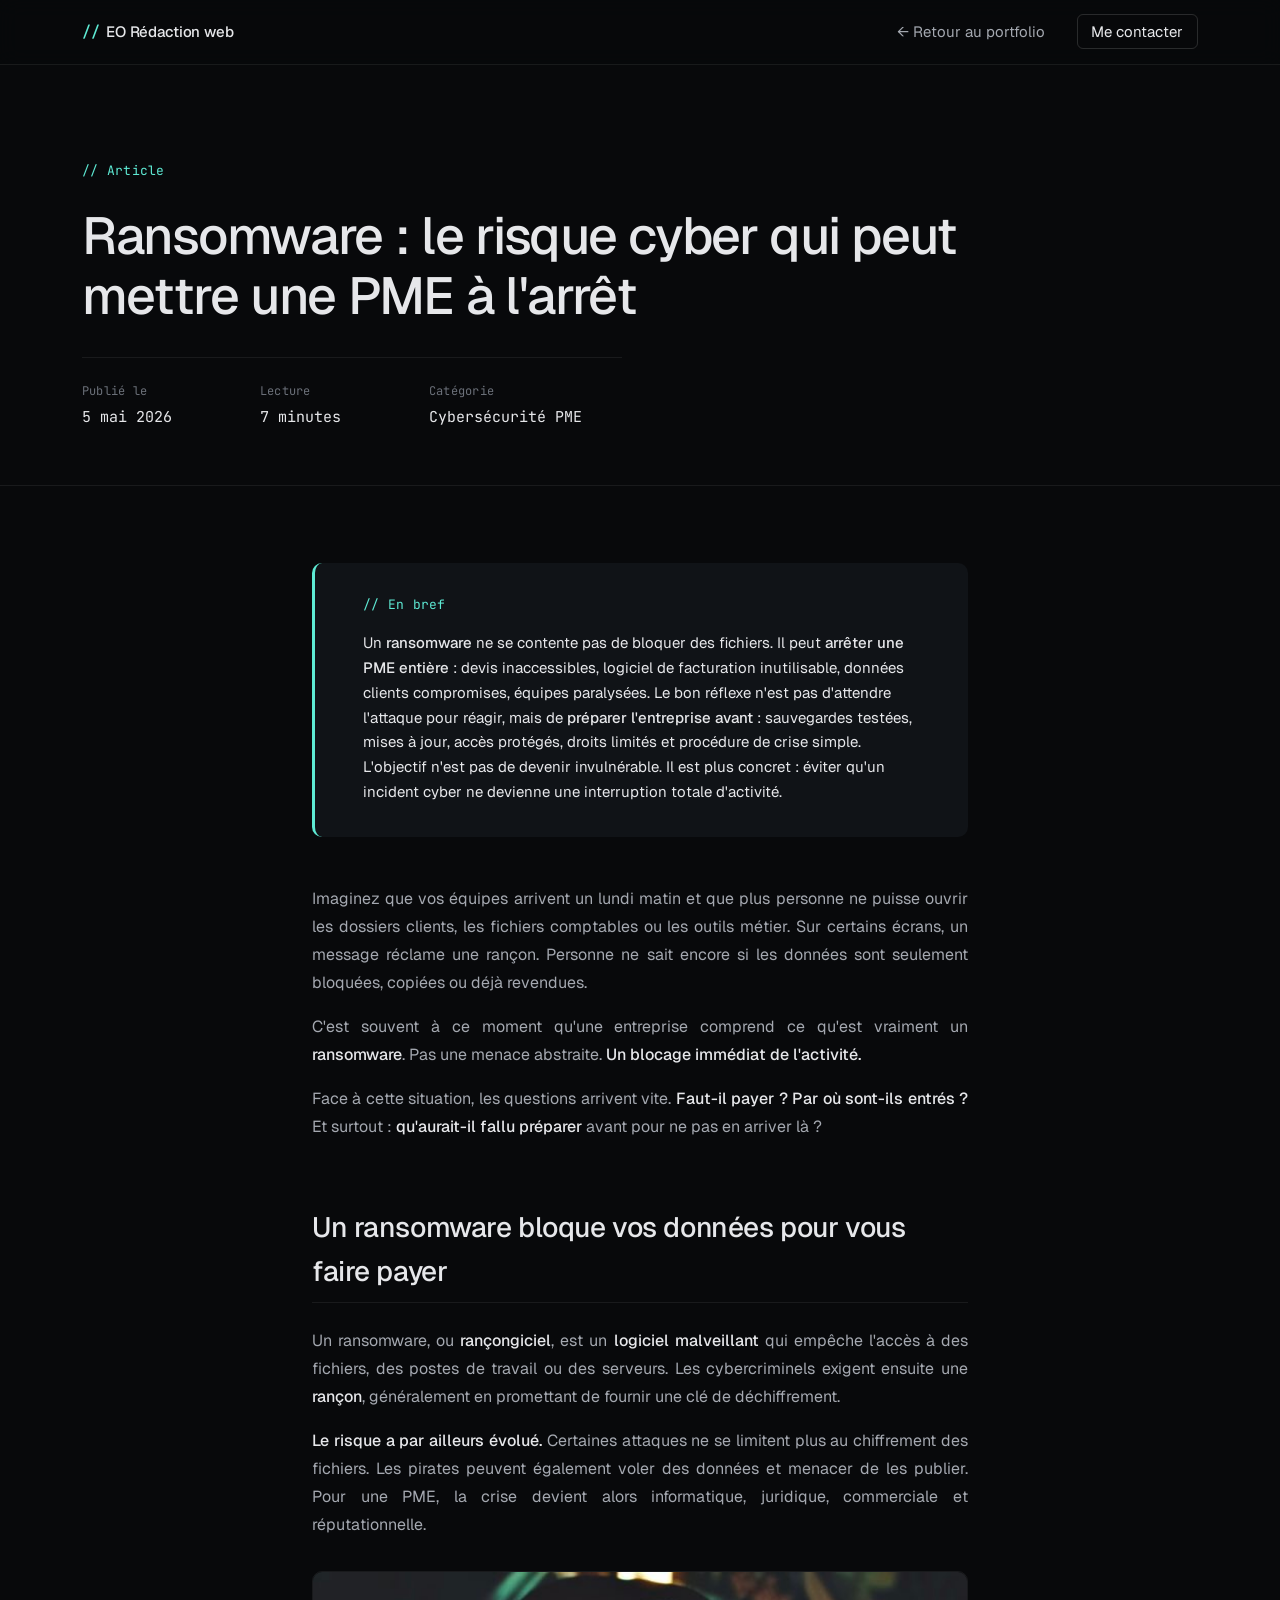
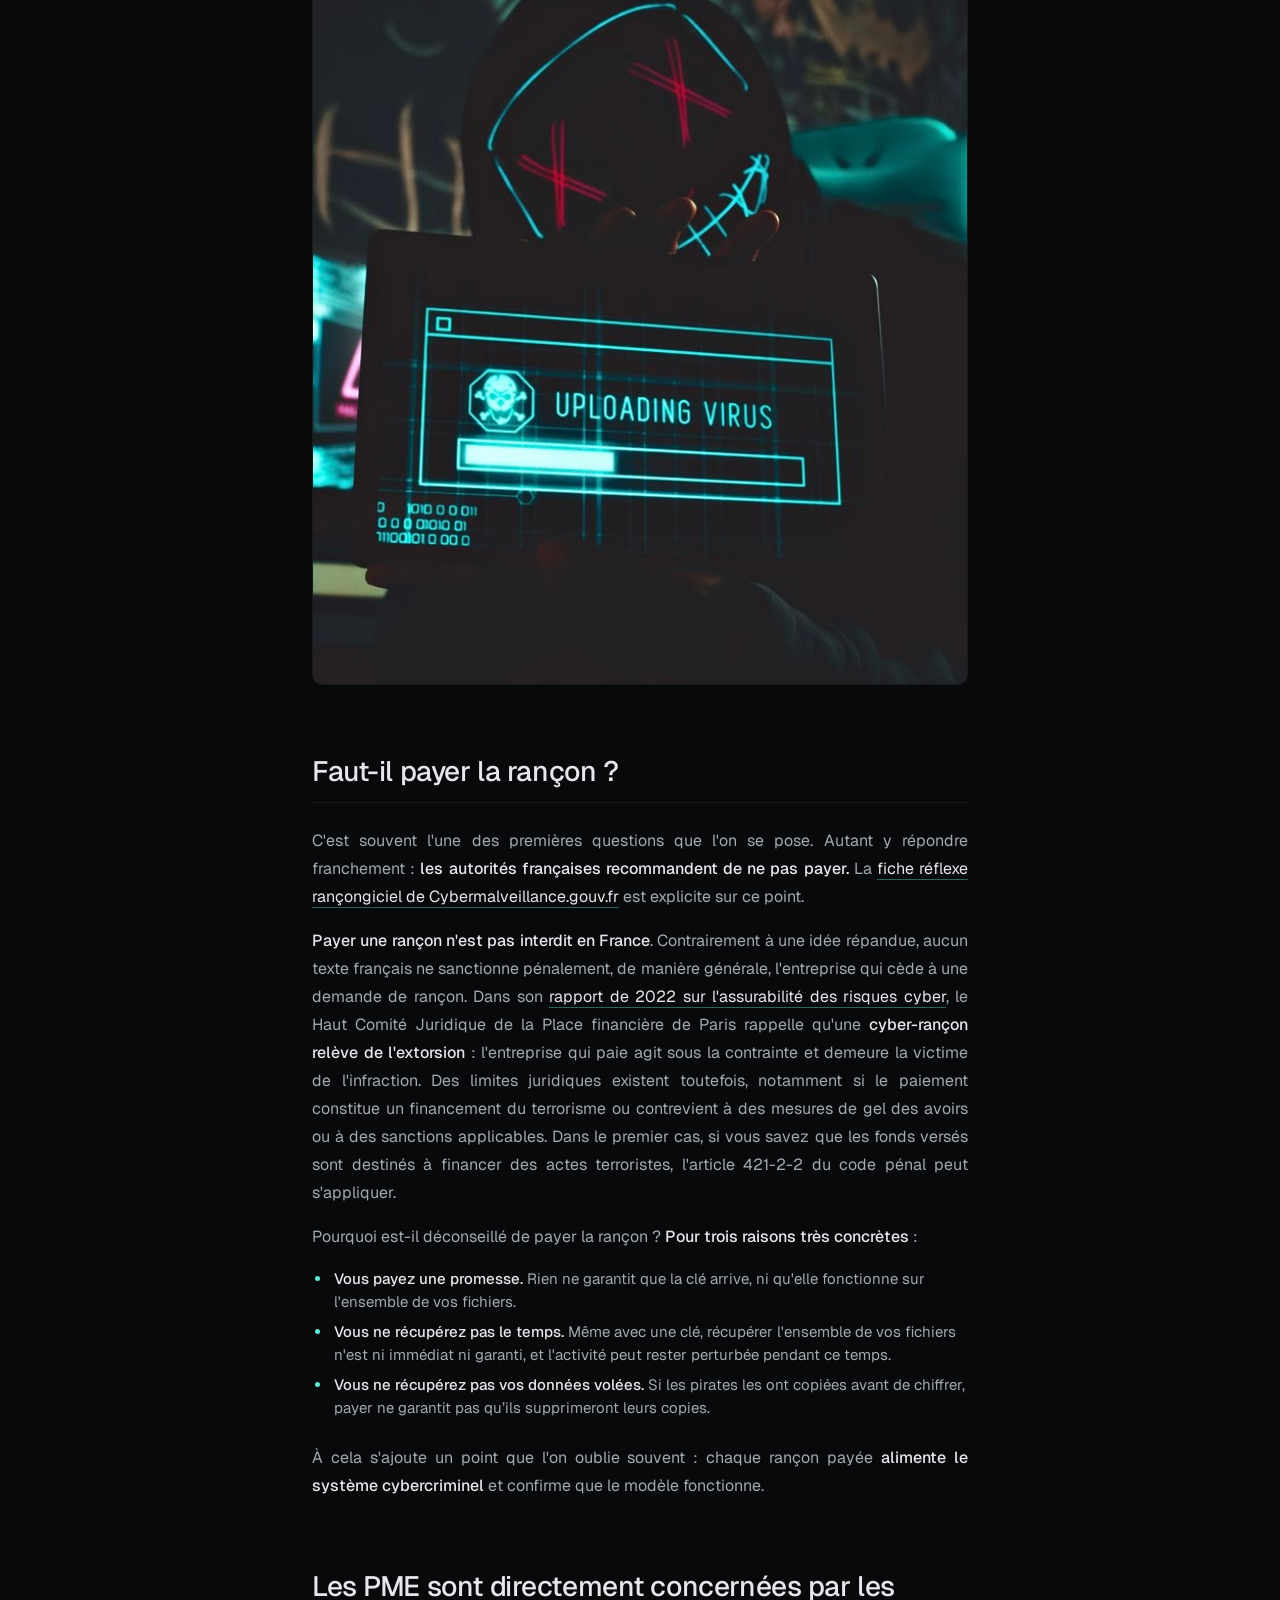
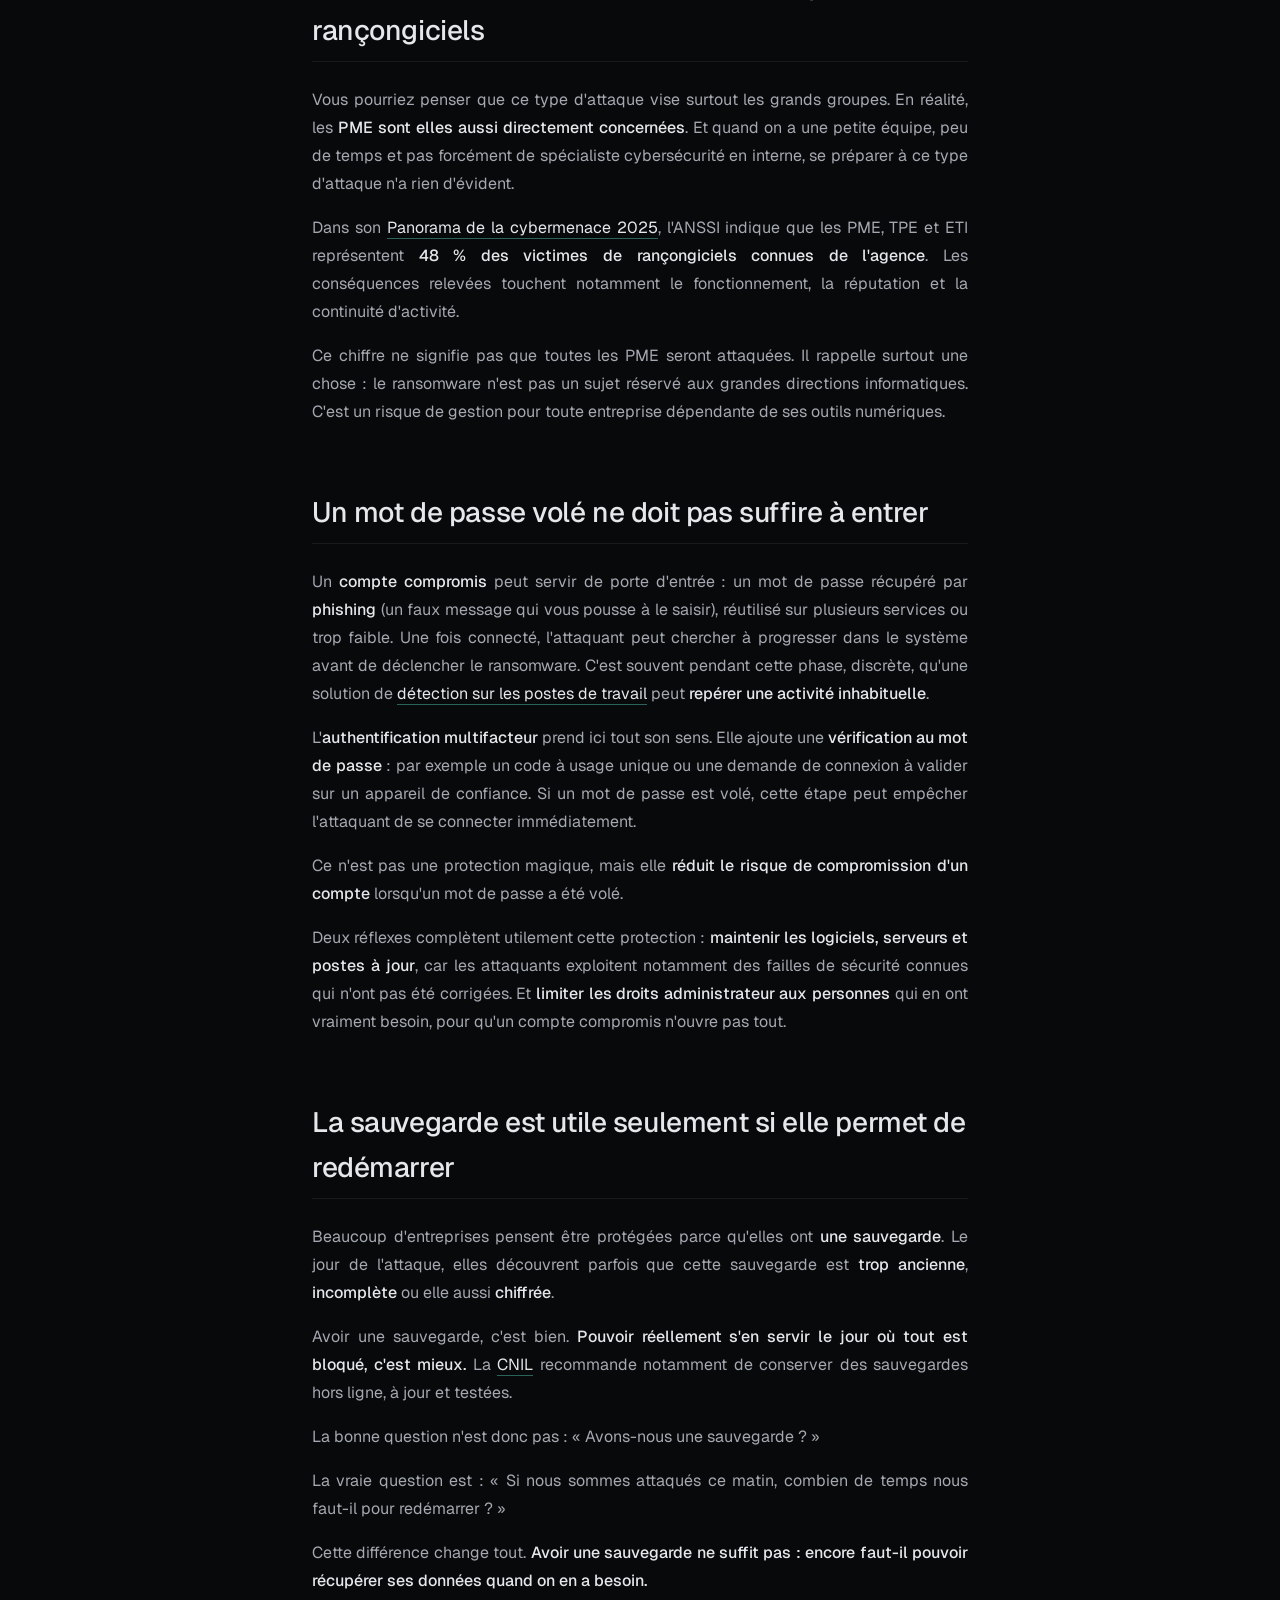
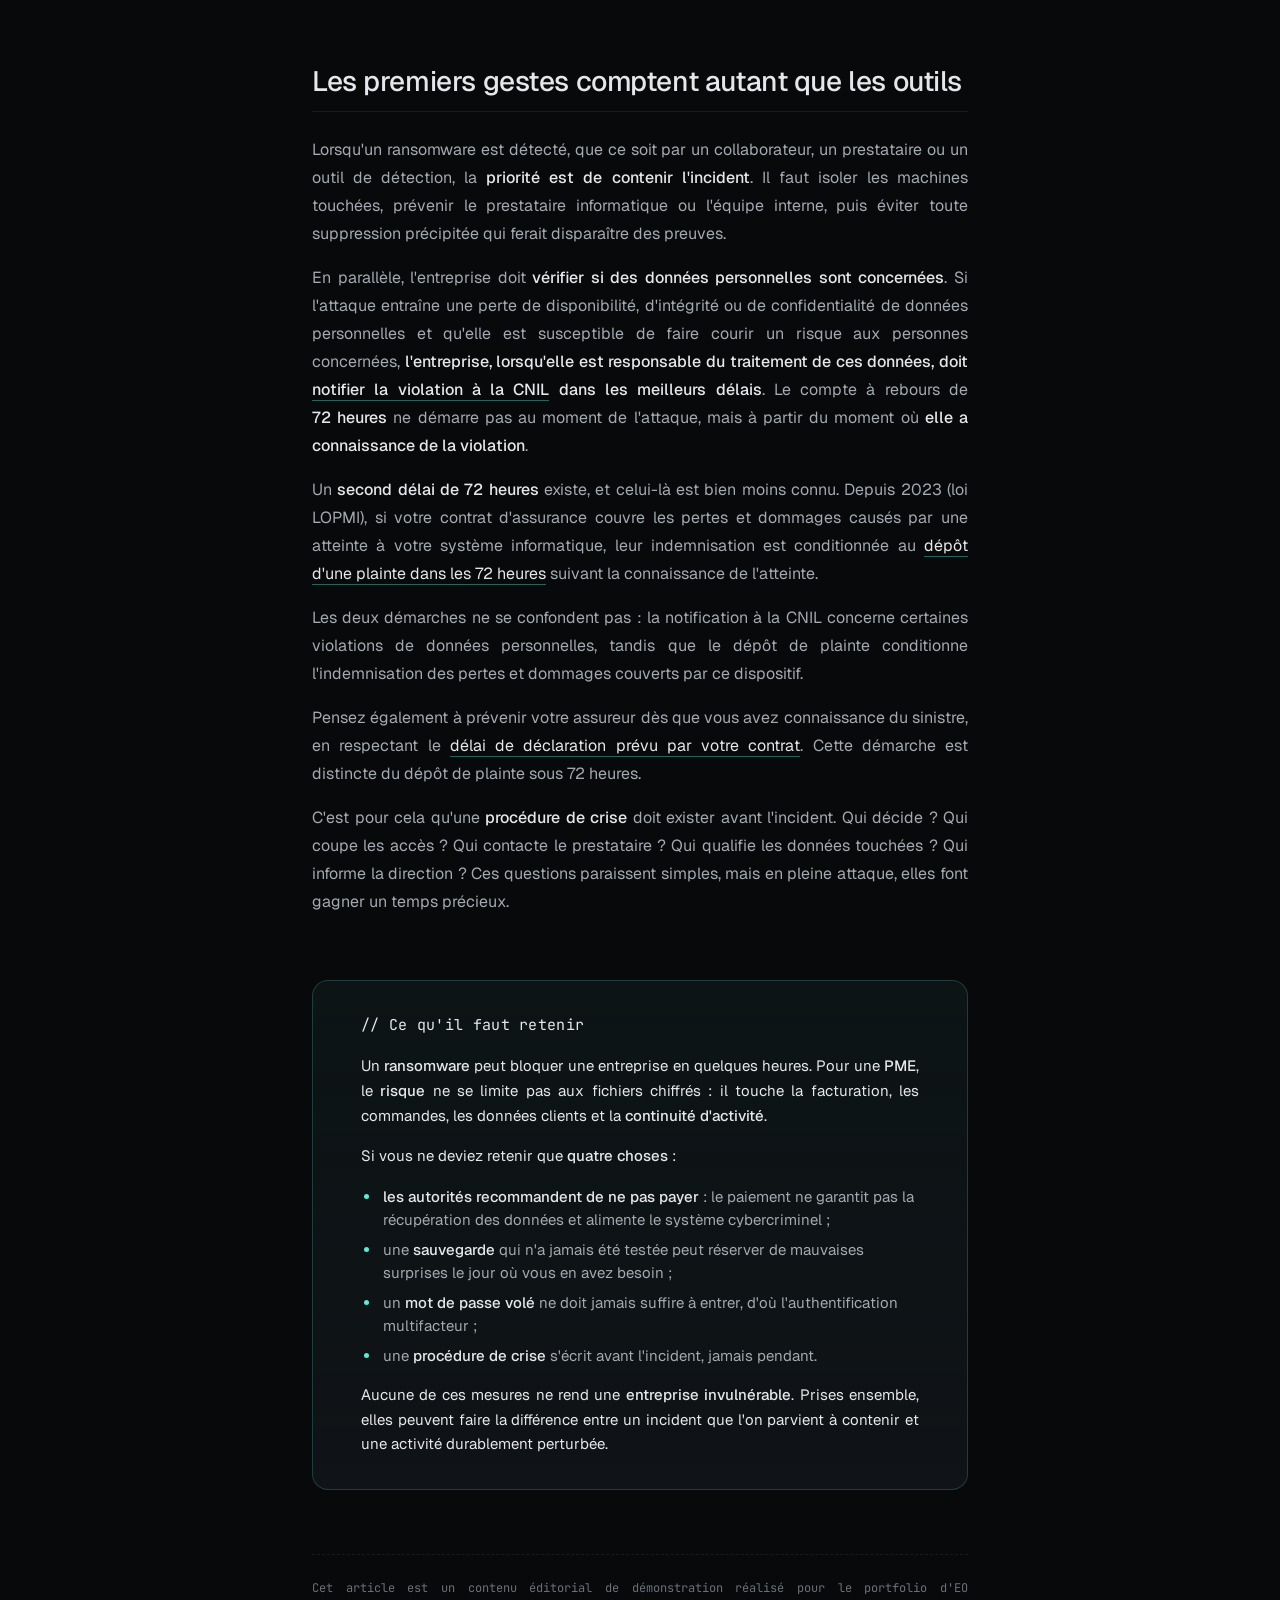
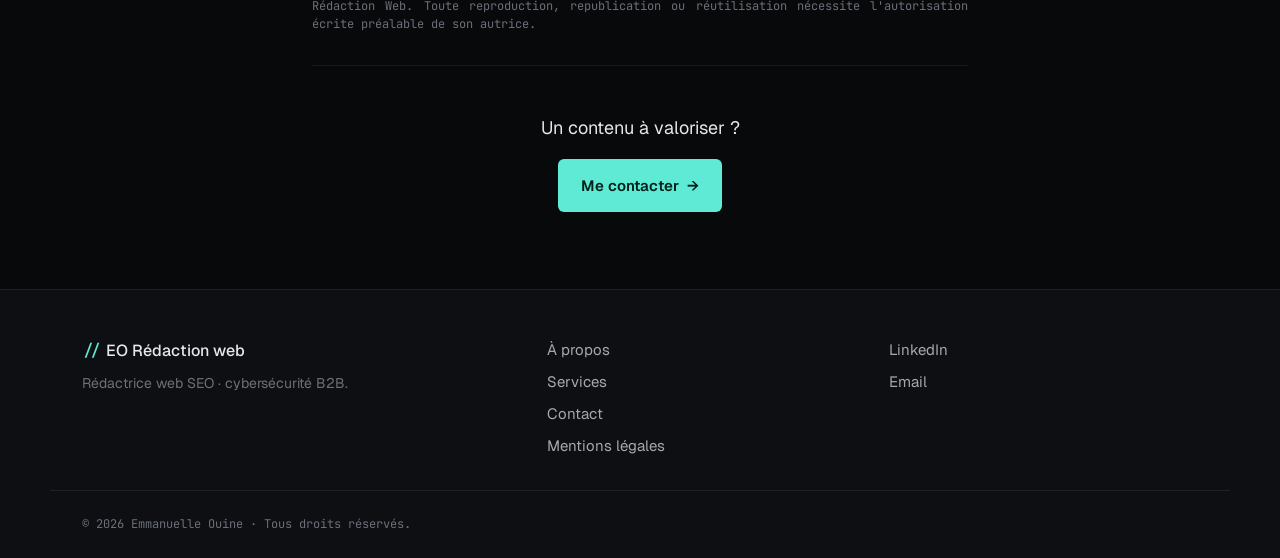
<file: articles/ransomware-pme.html>
<!DOCTYPE html>
<html lang="fr">
<head>
  <meta charset="UTF-8" />
  <meta name="viewport" content="width=device-width, initial-scale=1.0" />
  <meta name="theme-color" content="#08090b" />

  <title>Ransomware : le risque cyber qui peut mettre une PME à l'arrêt | EO Rédaction web</title>
  <meta name="description" content="Ce qu'un ransomware peut faire à une PME et comment s'y préparer : payer ou pas, sauvegardes, authentification, procédure de crise." />
  <meta name="author" content="Emmanuelle Ouine" />
 <meta name="robots" content="index, follow, max-image-preview:large" />
  <link rel="canonical" href="https://eo-redaction-web.com/articles/ransomware-pme.html" />

  <meta property="og:type" content="article" />
  <meta property="og:locale" content="fr_FR" />
  <meta property="og:title" content="Ransomware : le risque cyber qui peut mettre une PME à l'arrêt" />
  <meta property="og:description" content="Ce qu'un ransomware peut faire à une PME et comment s'y préparer : payer ou pas, sauvegardes, authentification, procédure de crise." />
  <meta property="og:url" content="https://eo-redaction-web.com/articles/ransomware-pme.html" />
  <meta property="og:image" content="https://eo-redaction-web.com/assets/img/og-image.png" />
  <meta property="article:published_time" content="2026-05-05" />
  <meta property="article:author" content="Emmanuelle Ouine" />

  <meta name="twitter:card" content="summary_large_image" />
  <meta name="twitter:title" content="Ransomware : le risque cyber qui peut mettre une PME à l'arrêt" />
  <meta name="twitter:description" content="Ce qu'un ransomware peut faire à une PME et comment s'y préparer." />
  <meta name="twitter:image" content="https://eo-redaction-web.com/assets/img/og-image.png" />

  <link rel="icon" type="image/svg+xml" href="data:image/svg+xml,%3Csvg xmlns='http://www.w3.org/2000/svg' viewBox='0 0 32 32'%3E%3Crect width='32' height='32' rx='6' fill='%2308090b'/%3E%3Ctext x='16' y='22' font-family='monospace' font-size='18' font-weight='700' fill='%235eead4' text-anchor='middle'%3E%2F%2F%3C/text%3E%3C/svg%3E" />

  <link rel="preconnect" href="https://fonts.googleapis.com" />
  <link rel="preconnect" href="https://fonts.gstatic.com" crossorigin />
  <link href="https://fonts.googleapis.com/css2?family=Geist:wght@300;400;500;600;700&family=JetBrains+Mono:wght@400;500&family=Instrument+Serif:ital@0;1&display=swap" rel="stylesheet" />

  <link rel="stylesheet" href="../assets/css/style.css" />

  <script type="application/ld+json">
  {
    "@context": "https://schema.org",
    "@type": "Article",
    "headline": "Ransomware : le risque cyber qui peut mettre une PME à l'arrêt",
    "description": "Ce qu'un ransomware peut faire à une PME et comment s'y préparer : payer ou pas, sauvegardes, authentification, procédure de crise.",
    "datePublished": "2026-05-05",
"dateModified": "2026-05-05",
"image": "https://eo-redaction-web.com/assets/img/articles/cyberattaque-ransomware.jpg",
"author": {
      "@type": "Person",
      "name": "Emmanuelle Ouine",
      "url": "https://eo-redaction-web.com/"
    },
    "publisher": {
      "@type": "Person",
      "name": "Emmanuelle Ouine"
    },
    "mainEntityOfPage": {
      "@type": "WebPage",
      "@id": "https://eo-redaction-web.com/articles/ransomware-pme.html"
    }
  }
  </script>
</head>

<body>

  <header class="site-header">
    <nav class="nav" aria-label="Navigation principale">
      <a href="../index.html" class="nav-logo" aria-label="Retour à l'accueil">
        <span class="logo-mark">//</span>
        <span class="logo-name">EO Rédaction web</span>
      </a>

      <ul class="nav-list">
        <li><a href="../index.html">← Retour au portfolio</a></li>
        <li><a href="../index.html#contact" class="nav-cta">Me contacter</a></li>
      </ul>
    </nav>
  </header>

  <main id="top">

    <header class="article-hero">
      <div class="container">
        <p class="section-label">// Article</p>

        <h1 class="article-hero-title">Ransomware&nbsp;: le risque cyber qui peut mettre une PME à l'arrêt</h1>

        <ul class="article-meta" aria-label="Métadonnées de l'article">
          <li><span class="meta-key">Publié le</span><span>5 mai 2026</span></li>
          <li><span class="meta-key">Lecture</span><span>7 minutes</span></li>
          <li><span class="meta-key">Catégorie</span><span>Cybersécurité PME</span></li>
        </ul>
      </div>
    </header>

    <article class="article-body">
      <div class="container case-container article-content">

        <!-- Encadré GEO "En bref" -->
        <aside class="article-summary-geo" aria-label="Résumé">
          <p class="article-summary-label">// En bref</p>
          <p>
            Un <strong>ransomware</strong> ne se contente pas de bloquer des fichiers. Il peut <strong>arrêter une PME entière</strong>&nbsp;: devis inaccessibles, logiciel de facturation inutilisable, données clients compromises, équipes paralysées. Le bon réflexe n'est pas d'attendre l'attaque pour réagir, mais de <strong>préparer l'entreprise avant</strong>&nbsp;: sauvegardes testées, mises à jour, accès protégés, droits limités et procédure de crise simple. L'objectif n'est pas de devenir invulnérable. Il est plus concret&nbsp;: éviter qu'un incident cyber ne devienne une interruption totale d'activité.
          </p>
        </aside>

        <!-- Introduction -->
        <section class="article-section">
          <p>
            Imaginez que vos équipes arrivent un lundi matin et que plus personne ne puisse ouvrir les dossiers clients, les fichiers comptables ou les outils métier. Sur certains écrans, un message réclame une rançon. Personne ne sait encore si les données sont seulement bloquées, copiées ou déjà revendues.
          </p>
          <p>
            C'est souvent à ce moment qu'une entreprise comprend ce qu'est vraiment un <strong>ransomware</strong>. Pas une menace abstraite. <strong>Un blocage immédiat de l'activité.</strong>
          </p>
          <p>
            Face à cette situation, les questions arrivent vite. <strong>Faut-il payer&nbsp;? Par où sont-ils entrés&nbsp;?</strong> Et surtout&nbsp;: <strong>qu'aurait-il fallu préparer</strong> avant pour ne pas en arriver là&nbsp;?
          </p>
        </section>

        <!-- H2 : Un ransomware bloque vos données -->
        <section class="article-section">
          <h2>Un ransomware bloque vos données pour vous faire payer</h2>

          <p>
            Un ransomware, ou <strong>rançongiciel</strong>, est un <strong>logiciel malveillant</strong> qui empêche l'accès à des fichiers, des postes de travail ou des serveurs. Les cybercriminels exigent ensuite une <strong>rançon</strong>, généralement en promettant de fournir une clé de déchiffrement.
          </p>
         <p>
  <strong>Le risque a par ailleurs évolué.</strong> Certaines attaques ne se limitent plus au chiffrement des fichiers. Les pirates peuvent également voler des données et menacer de les publier. Pour une PME, la crise devient alors informatique, juridique, commerciale et réputationnelle.
</p>

          <figure class="article-figure">
            <img
              src="../assets/img/articles/cyberattaque-ransomware.jpg"
              alt="Cybercriminel encapuchonné portant un masque, tenant un écran qui affiche le téléchargement d'un logiciel malveillant"
              width="640"
              height="697"
              loading="lazy"
            />
          </figure>
        </section>

        <!-- H2 : Faut-il payer la rançon ? -->
        <section class="article-section">
          <h2>Faut-il payer la rançon&nbsp;?</h2>
          <p>
            C'est souvent l'une des premières questions que l'on se pose. Autant y répondre franchement&nbsp;:
            <strong>les autorités françaises recommandent de ne pas payer.</strong>
            La <a href="https://www.cybermalveillance.gouv.fr/tous-nos-contenus/fiches-reflexes/rancongiciels-ransomwares" target="_blank" rel="noopener noreferrer">fiche réflexe rançongiciel de Cybermalveillance.gouv.fr</a> est explicite sur ce point.
          </p>

         <p>
  <strong>Payer une rançon n'est pas interdit en France</strong>. Contrairement à une idée répandue, aucun texte français ne sanctionne pénalement, de manière générale, l'entreprise qui cède à une demande de rançon. Dans son <a href="https://www.banque-france.fr/system/files/2023-10/rapport_45_f.pdf" target="_blank" rel="noopener noreferrer">rapport de 2022 sur l'assurabilité des risques cyber</a>, le Haut Comité Juridique de la Place financière de Paris rappelle qu'une <strong>cyber-rançon relève de l'extorsion</strong>&nbsp;: l'entreprise qui paie agit sous la contrainte et demeure la victime de l'infraction. Des limites juridiques existent toutefois, notamment si le paiement constitue un financement du terrorisme ou contrevient à des mesures de gel des avoirs ou à des sanctions applicables. Dans le premier cas, si vous savez que les fonds versés sont destinés à financer des actes terroristes, l'article 421-2-2 du code pénal peut s'appliquer.
</p>

          <p>
         Pourquoi est-il déconseillé de payer la rançon&nbsp;? <strong>Pour trois raisons très concrètes&nbsp;</strong>:
</p>

          <ul class="case-list">
            <li><strong>Vous payez une promesse.</strong> Rien ne garantit que la clé arrive, ni qu'elle fonctionne sur l'ensemble de vos fichiers.</li>
           <li><strong>Vous ne récupérez pas le temps.</strong> Même avec une clé, récupérer l'ensemble de vos fichiers n'est ni immédiat ni garanti, et l'activité peut rester perturbée pendant ce temps.</li>
            <li><strong>Vous ne récupérez pas vos données volées.</strong> Si les pirates les ont copiées avant de chiffrer, payer ne garantit pas qu’ils supprimeront leurs copies.</li>
          </ul>
         <p>
  À cela s'ajoute un point que l'on oublie souvent&nbsp;: chaque rançon payée <strong>alimente le système cybercriminel</strong> et confirme que le modèle fonctionne.
</p>
        </section>

        <!-- H2 : Les PME sont directement concernées -->
        <section class="article-section">
          <h2>Les PME sont directement concernées par les rançongiciels</h2>

          <p>
  Vous pourriez penser que ce type d'attaque vise surtout les grands groupes. En réalité, les <strong>PME sont elles aussi directement concernées</strong>. Et quand on a une petite équipe, peu de temps et pas forcément de spécialiste cybersécurité en interne, se préparer à ce type d'attaque n'a rien d'évident.
</p>
          <p>
           Dans son <a href="https://www.cert.ssi.gouv.fr/uploads/CERTFR-2026-CTI-002.pdf" target="_blank" rel="noopener noreferrer">Panorama de la cybermenace 2025</a>, l'ANSSI indique que les PME, TPE et ETI représentent <strong>48 % des victimes de rançongiciels connues de l'agence</strong>. Les conséquences relevées touchent notamment le fonctionnement, la réputation et la continuité d'activité.
          </p>
          <p>
            Ce chiffre ne signifie pas que toutes les PME seront attaquées. Il rappelle surtout une chose&nbsp;: le ransomware n'est pas un sujet réservé aux grandes directions informatiques. C'est un risque de gestion pour toute entreprise dépendante de ses outils numériques.
          </p>
        </section>

       <!-- H2 : Un mot de passe volé -->
<section class="article-section">
  <h2>Un mot de passe volé ne doit pas suffire à entrer</h2>

  <p>
    Un <strong>compte compromis</strong> peut servir de porte d'entrée&nbsp;: un mot de passe récupéré par <strong>phishing</strong> (un faux message qui vous pousse à le saisir), réutilisé sur plusieurs services ou trop faible. Une fois connecté, l'attaquant peut chercher à progresser dans le système avant de déclencher le ransomware. C'est souvent pendant cette phase, discrète, qu'une solution de <a href="qu-est-ce-que-edr.html" target="_blank" rel="noopener noreferrer">détection sur les postes de travail</a> peut <strong>repérer une activité inhabituelle</strong>.
  </p>

 <p>
  L'<strong>authentification multifacteur</strong> prend ici tout son sens. Elle ajoute une <strong>vérification au mot de passe</strong>&nbsp;: par exemple un code à usage unique ou une demande de connexion à valider sur un appareil de confiance. Si un mot de passe est volé, cette étape peut empêcher l'attaquant de se connecter immédiatement.
</p>

 <p>
  Ce n'est pas une protection magique, mais elle <strong>réduit le risque de compromission d'un compte</strong> lorsqu'un mot de passe a été volé.
</p>

  <p>
  Deux réflexes complètent utilement cette protection&nbsp;: <strong>maintenir les logiciels, serveurs et postes à jour</strong>, car les attaquants exploitent notamment des failles de sécurité connues qui n'ont pas été corrigées. Et <strong>limiter les droits administrateur aux personnes</strong> qui en ont vraiment besoin, pour qu'un compte compromis n'ouvre pas tout.
</p>
</section>
        <!-- H2 : La sauvegarde -->

<section class="article-section">
  <h2>La sauvegarde est utile seulement si elle permet de redémarrer</h2>

  <p>
    Beaucoup d'entreprises pensent être protégées parce qu'elles ont&nbsp;<strong>une sauvegarde</strong>. Le jour de l'attaque, elles découvrent parfois que cette sauvegarde est <strong>trop ancienne</strong>, <strong>incomplète</strong> ou elle aussi <strong>chiffrée</strong>.
  </p>

<p>
  Avoir une sauvegarde, c'est bien. <strong>Pouvoir réellement s'en servir le jour où tout est bloqué, c'est mieux.</strong> La <a href="https://www.cnil.fr/fr/cybersecurite/multiplication-des-attaques-par-rancongiciel-comment-limiter-les-risques" target="_blank" rel="noopener noreferrer">CNIL</a> recommande notamment de conserver des sauvegardes hors ligne, à jour et testées.
</p>

  <p>
    La bonne question n'est donc pas&nbsp;: «&nbsp;Avons-nous une sauvegarde&nbsp;?&nbsp;»
  </p>

  <p>
    La vraie question est&nbsp;: «&nbsp;Si nous sommes attaqués ce matin, combien de temps nous faut-il pour redémarrer&nbsp;?&nbsp;»
  </p>

  <p>
    Cette différence change tout. <strong>Avoir une sauvegarde ne suffit pas&nbsp;: encore faut-il pouvoir récupérer ses données quand on en a besoin.</strong>
  </p>
</section>

        <!-- H2 : Les premiers gestes -->
        <section class="article-section">
          <h2>Les premiers gestes comptent autant que les outils</h2>

          <p>
  Lorsqu'un ransomware est détecté, que ce soit par un collaborateur, un prestataire ou un outil de détection, la <strong>priorité est de contenir l'incident</strong>. Il faut isoler les machines touchées, prévenir le prestataire informatique ou l'équipe interne, puis éviter toute suppression précipitée qui ferait disparaître des preuves.
</p>
          <p>
  En parallèle, l'entreprise doit <strong>vérifier si des données personnelles sont concernées</strong>. Si l'attaque entraîne une perte de disponibilité, d'intégrité ou de confidentialité de données personnelles et qu'elle est susceptible de faire courir un risque aux personnes concernées, <strong>l'entreprise, lorsqu'elle est responsable du traitement de ces données, doit <a href="https://www.cnil.fr/fr/violations-de-donnees-personnelles-les-regles-suivre" target="_blank" rel="noopener noreferrer">notifier la violation à la CNIL</a> dans les meilleurs délais</strong>. Le compte à rebours de <strong>72&nbsp;heures</strong> ne démarre pas au moment de l'attaque, mais à partir du moment où <strong>elle a connaissance de la violation</strong>.
</p>
                   <p>
            Un <strong>second délai de 72&nbsp;heures</strong> existe, et celui-là est bien moins connu. Depuis 2023 (loi LOPMI), si votre contrat d'assurance couvre les pertes et dommages causés par une atteinte à votre système informatique, leur indemnisation est conditionnée au
            <a href="https://www.legifrance.gouv.fr/codes/article_lc/LEGIARTI000047048152"
               target="_blank"
               rel="noopener noreferrer">dépôt d'une plainte dans les 72 heures</a>
            suivant la connaissance de l'atteinte.
          </p>

          <p>
  Les deux démarches ne se confondent pas&nbsp;: la notification à la CNIL concerne certaines violations de données personnelles, tandis que le dépôt de plainte conditionne l'indemnisation des pertes et dommages couverts par ce dispositif.
</p>

          <p>
            Pensez également à prévenir votre assureur dès que vous avez connaissance du sinistre, en respectant le
            <a href="https://www.legifrance.gouv.fr/codes/article_lc/LEGIARTI000035731302"
               target="_blank"
               rel="noopener noreferrer">délai de déclaration prévu par votre contrat</a>.
            Cette démarche est distincte du dépôt de plainte sous 72&nbsp;heures.
          </p>
          <p>
            C'est pour cela qu'une <strong>procédure de crise</strong> doit exister avant l'incident. Qui décide&nbsp;? Qui coupe les accès&nbsp;? Qui contacte le prestataire&nbsp;? Qui qualifie les données touchées&nbsp;? Qui informe la direction&nbsp;? Ces questions paraissent simples, mais en pleine attaque, elles font gagner un temps précieux.
          </p>
        </section>

        <!-- Ce qu'il faut retenir -->
        <aside class="case-summary" aria-label="Ce qu'il faut retenir">
          <p class="case-summary-label">// Ce qu'il faut retenir</p>
          <p>
            Un <strong>ransomware</strong> peut bloquer une entreprise en quelques heures. Pour une <strong>PME</strong>, le <strong>risque</strong> ne se limite pas aux fichiers chiffrés&nbsp;: il touche la facturation, les commandes, les données clients et la <strong>continuité d'activité</strong>.
          </p>
          <p>
            Si vous ne deviez retenir que <strong>quatre choses</strong>&nbsp;:
          </p>
          <ul class="case-list article-list-summary">
           <li><strong>les autorités recommandent de ne pas payer</strong>&nbsp;: le paiement ne garantit pas la récupération des données et alimente le système cybercriminel&nbsp;;</li>
            <li>une <strong>sauvegarde</strong> qui n'a jamais été testée peut réserver de mauvaises surprises le jour où vous en avez besoin&nbsp;;</li>
            <li>un <strong>mot de passe volé</strong> ne doit jamais suffire à entrer, d'où l'authentification multifacteur&nbsp;;</li>
            <li>une <strong>procédure de crise</strong> s'écrit avant l'incident, jamais pendant.</li>
          </ul>
         <p>
  Aucune de ces mesures ne rend une <strong>entreprise invulnérable</strong>. Prises ensemble, elles peuvent faire la différence entre un incident que l'on parvient à contenir et une activité durablement perturbée.
</p>
        </aside>

        <!-- Mention légale -->
        <footer class="article-legal">
           <p>
          Cet article est un contenu éditorial de démonstration réalisé pour le portfolio d'EO Rédaction Web. Toute reproduction, republication ou réutilisation nécessite l'autorisation écrite préalable de son autrice.
          </p>
        </footer>

        <!-- CTA -->
        <div class="case-cta">
          <p class="case-cta-text">Un contenu à valoriser&nbsp;?</p>
          <a href="../index.html#contact" class="btn btn-primary">
            Me contacter
            <span aria-hidden="true">→</span>
          </a>
        </div>

      </div>
    </article>

  </main>

  <footer class="site-footer">
    <div class="container footer-grid">
      <div>
        <p class="footer-logo"><span class="logo-mark">//</span> EO Rédaction web</p>
        <p class="footer-tag">Rédactrice web SEO · cybersécurité B2B.</p>
      </div>

      <nav class="footer-nav" aria-label="Liens secondaires">
        <a href="../index.html#about">À propos</a>
        <a href="../index.html#services">Services</a>
      <a href="../index.html#contact">Contact</a>
      <a href="https://eo-redaction-web.com/mentions-legales.html">Mentions légales</a>
      </nav>

      <div class="footer-social">
        <a href="https://www.linkedin.com/in/emmanuelle-ouine-redactrice-web-seo" target="_blank" rel="noopener">LinkedIn</a>
      
        <a href="mailto:contact@eo-redaction-web.com">Email</a>
      </div>
    </div>

    <div class="container footer-bottom">
      <p>© <span id="year"></span> Emmanuelle Ouine · Tous droits réservés.</p>
     
    </div>
  </footer>

  <script>
    document.getElementById('year').textContent = new Date().getFullYear();
  </script>

  <!-- Protection anti-copie : désactivation du clic droit + watermark sur copie -->
  <script>
    (function() {
      var articleContent = document.querySelector('.article-content');
      if (!articleContent) return;

      articleContent.addEventListener('contextmenu', function(e) {
        e.preventDefault();
      });

      articleContent.addEventListener('copy', function(e) {
        var selection = document.getSelection().toString();
        if (!selection) return;
        var source = '\n\n— Source : ' + window.location.href + '\n© Emmanuelle Ouine — Tous droits réservés';
        e.clipboardData.setData('text/plain', selection + source);
        e.preventDefault();
      });
    })();
  </script>
</body>
</html>
</file>
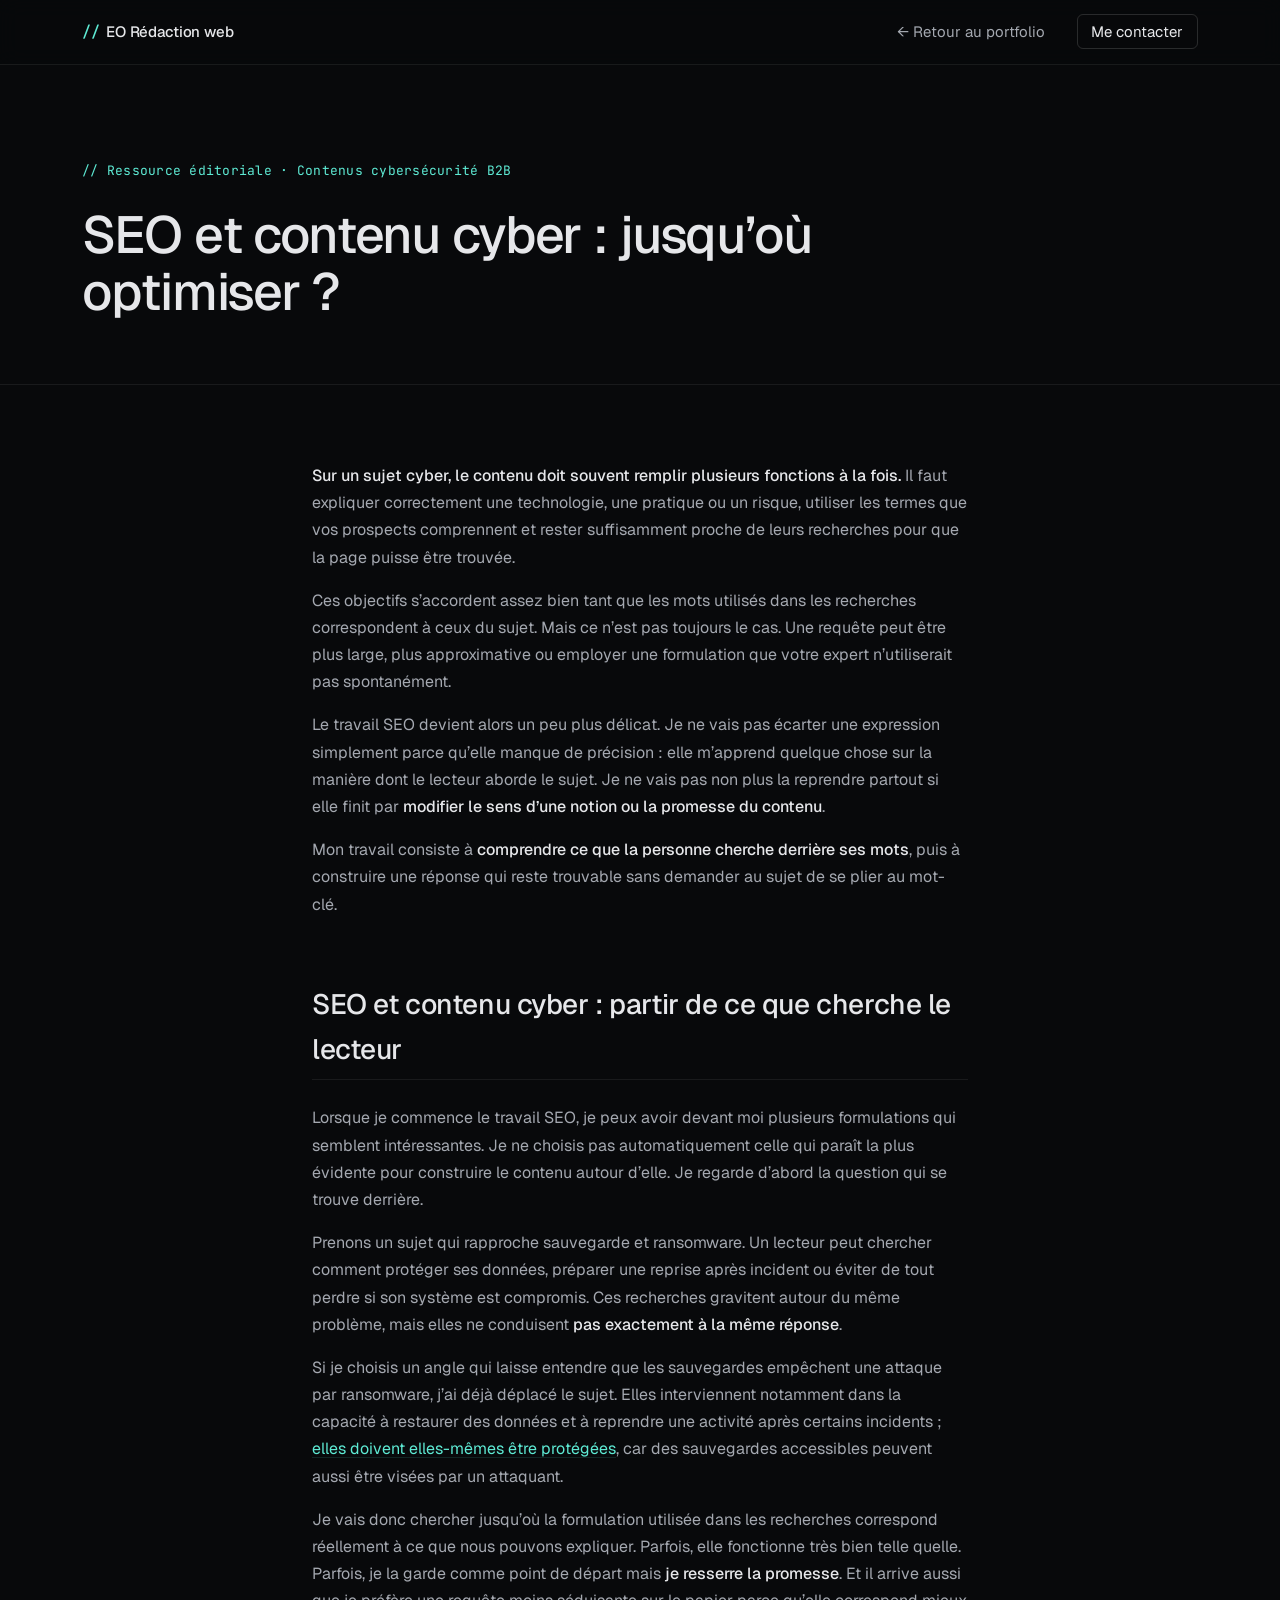
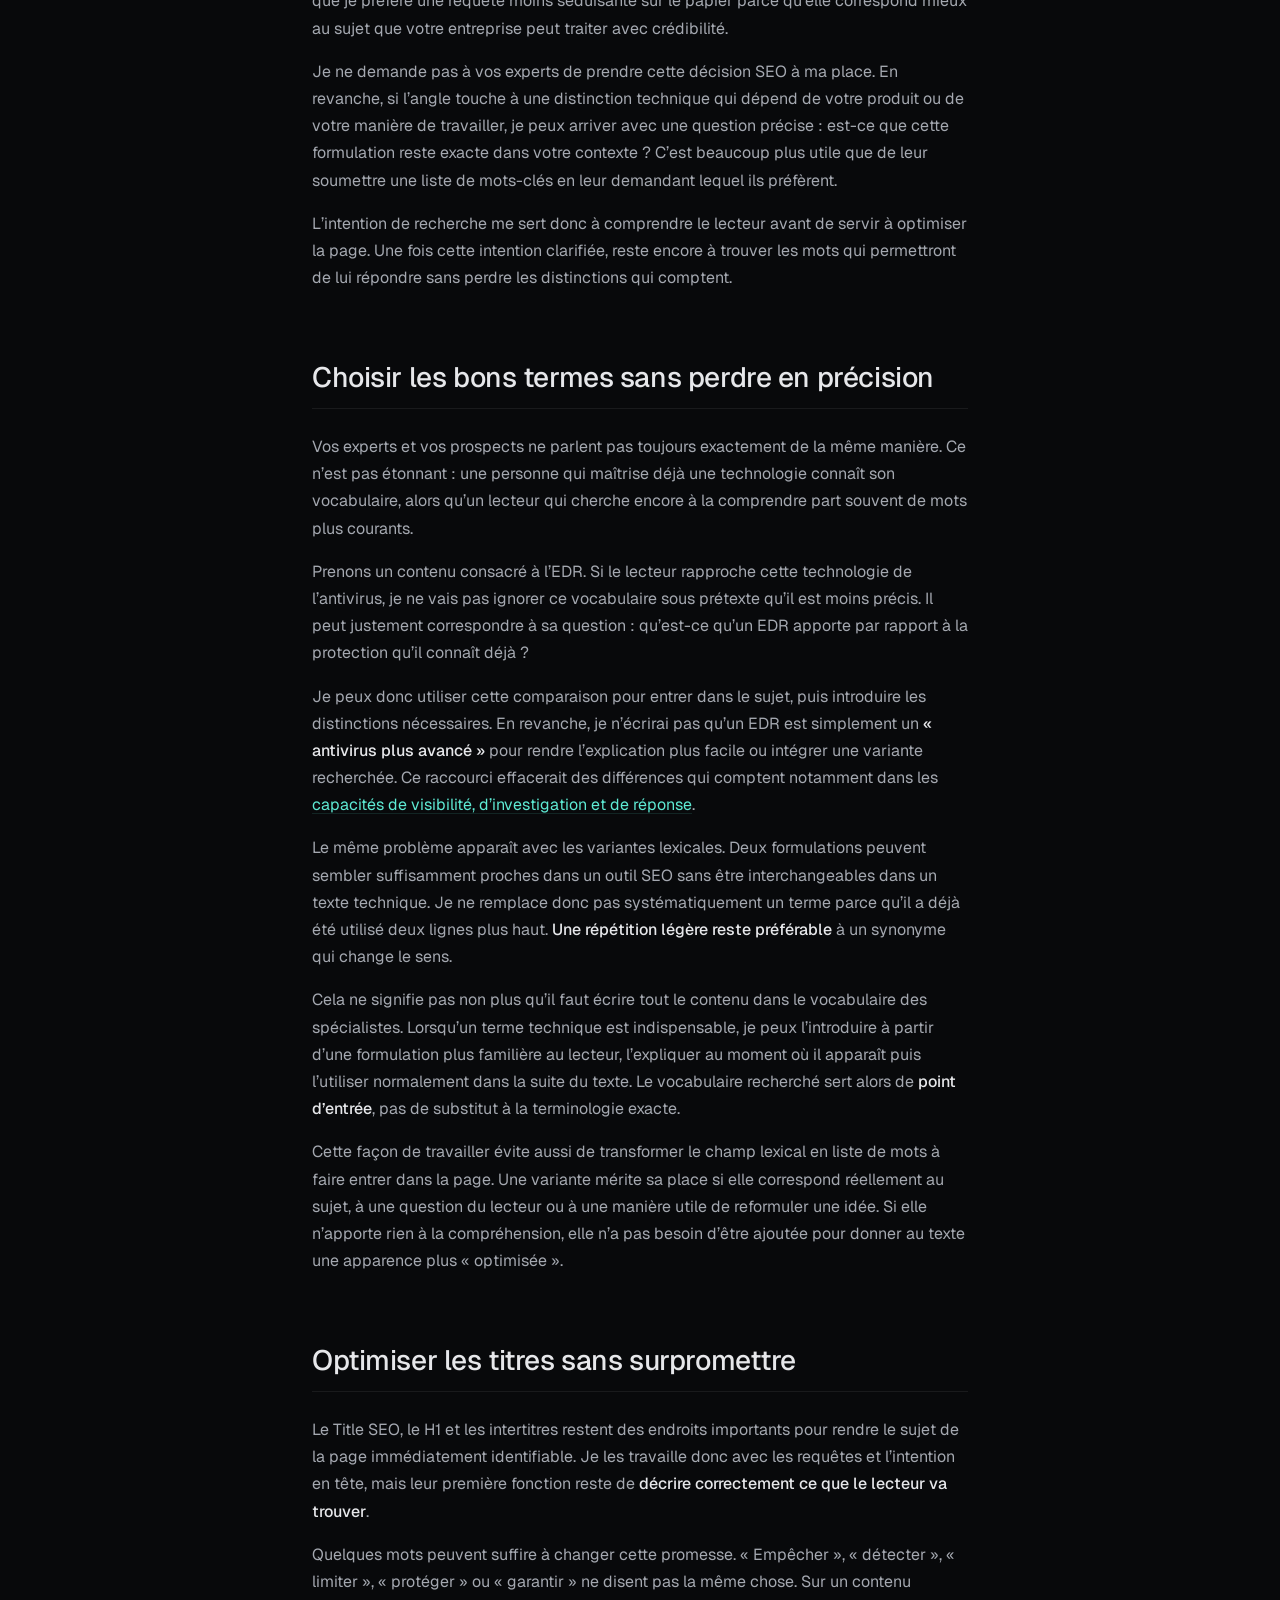
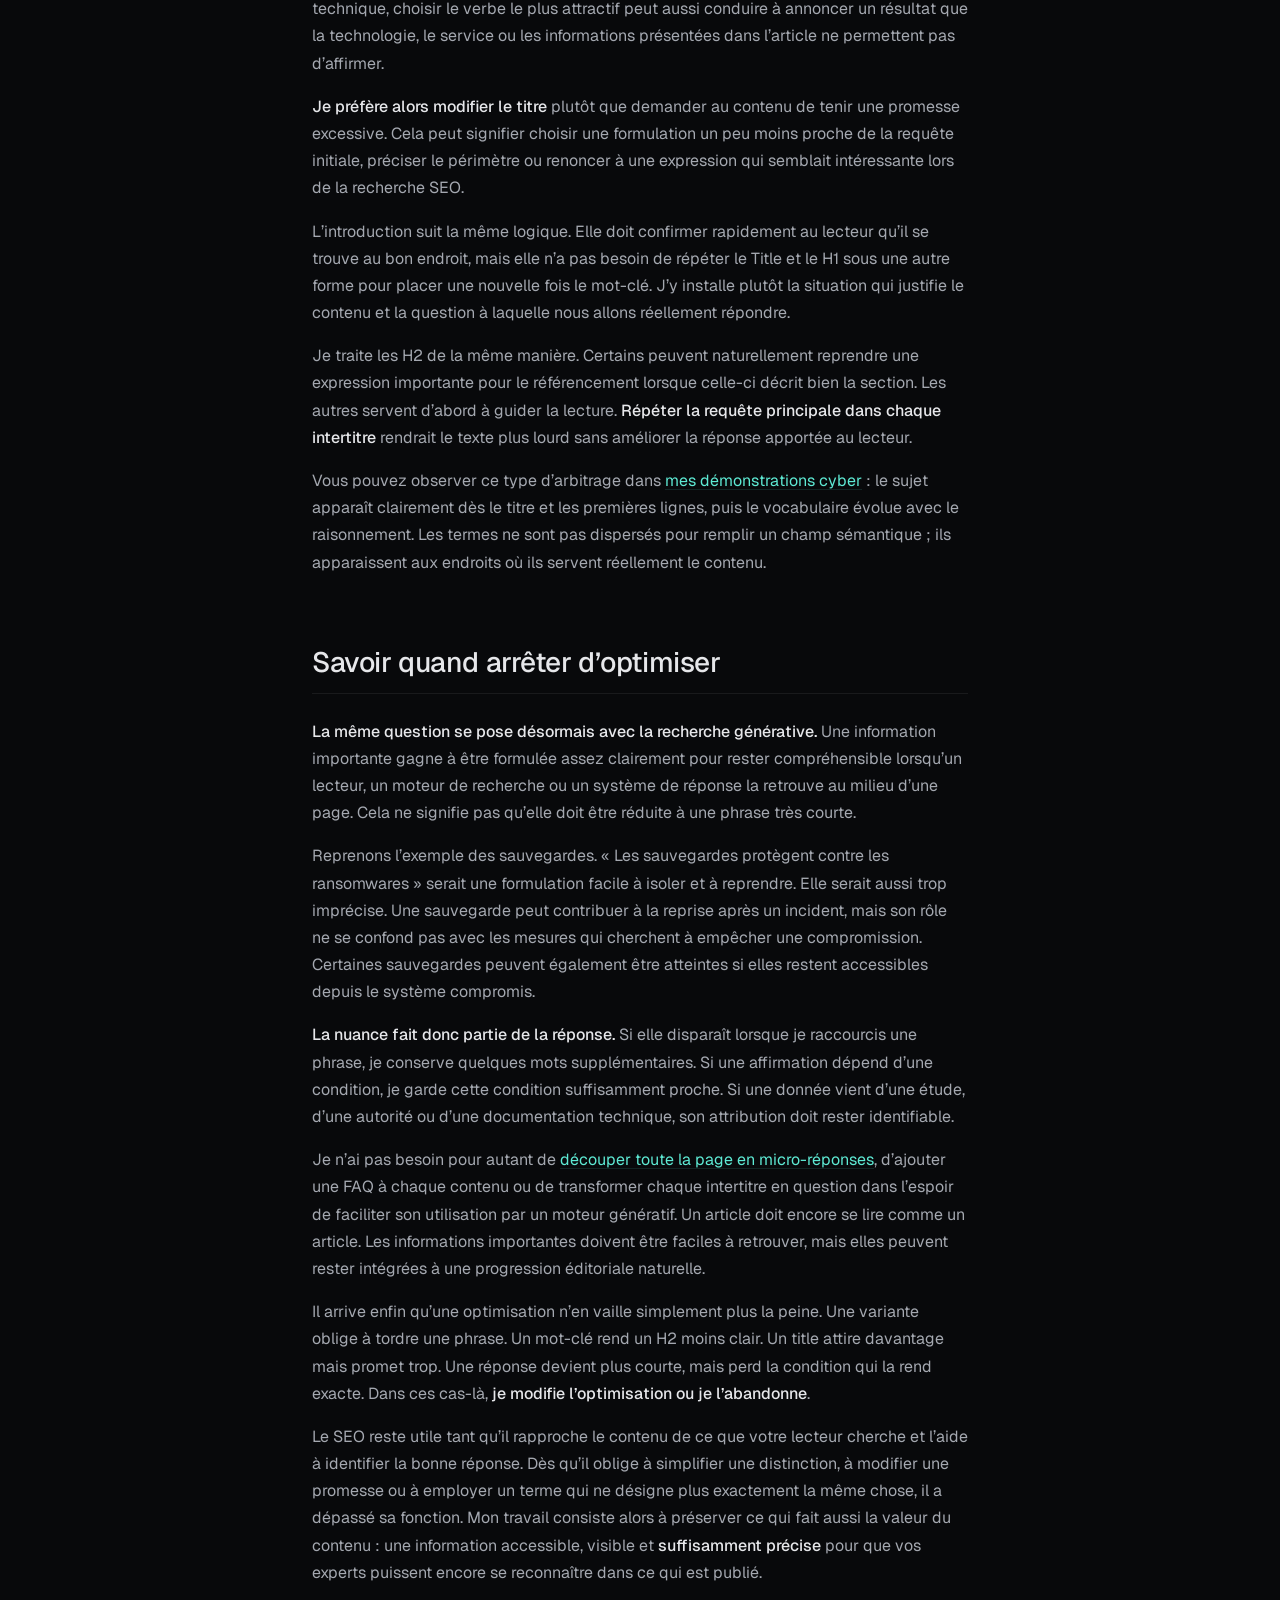
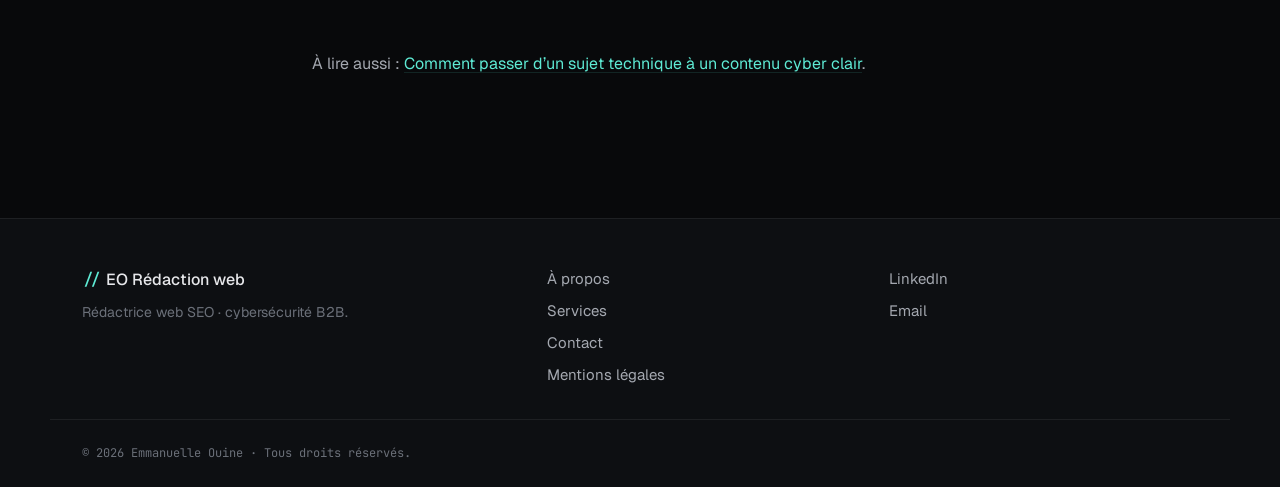
<file: ressources/seo-contenu-cyber-optimiser.html>
<!DOCTYPE html>
<html lang="fr">

<head>
  <!-- =============================================================
       MÉTADONNÉES TECHNIQUES
       ============================================================= -->
  <meta charset="UTF-8" />
  <meta name="viewport" content="width=device-width, initial-scale=1.0" />
  <meta name="theme-color" content="#08090b" />

  <!-- =============================================================
       SEO
       ============================================================= -->
  <title>SEO d’un contenu cyber : visibilité et précision | EO Rédaction Web</title>

  <meta
    name="description"
    content="Comment optimiser un contenu cyber sans perdre en précision ? Intention de recherche, terminologie, titres : je vous montre comment j’arbitre."
  />

  <meta name="author" content="Emmanuelle Ouine" />
  <meta name="robots" content="index, follow, max-image-preview:large" />

  <link
    rel="canonical"
    href="https://eo-redaction-web.com/ressources/seo-contenu-cyber-optimiser.html"
  />

  <!-- Open Graph -->
  <meta property="og:type" content="article" />
  <meta property="og:locale" content="fr_FR" />
  <meta property="og:title" content="SEO et contenu cyber : jusqu’où optimiser ?" />
  <meta
    property="og:description"
    content="Comment optimiser un contenu cyber sans perdre en précision ? Intention de recherche, terminologie, titres : je vous montre comment j’arbitre."
  />
  <meta property="og:url" content="https://eo-redaction-web.com/ressources/seo-contenu-cyber-optimiser.html" />
  <meta property="og:image" content="https://eo-redaction-web.com/assets/img/og-image.png" />
  <meta property="article:published_time" content="2026-10-21" />
  <meta property="article:author" content="Emmanuelle Ouine" />

  <!-- Favicon -->
  <link
    rel="icon"
    type="image/svg+xml"
    href="data:image/svg+xml,%3Csvg xmlns='http://www.w3.org/2000/svg' viewBox='0 0 32 32'%3E%3Crect width='32' height='32' rx='6' fill='%2308090b'/%3E%3Ctext x='16' y='22' font-family='monospace' font-size='18' font-weight='700' fill='%235eead4' text-anchor='middle'%3E%2F%2F%3C/text%3E%3C/svg%3E"
  />

  <!-- Typographie -->
  <link rel="preconnect" href="https://fonts.googleapis.com" />
  <link rel="preconnect" href="https://fonts.gstatic.com" crossorigin />

  <link
    href="https://fonts.googleapis.com/css2?family=Geist:wght@300;400;500;600;700&family=JetBrains+Mono:wght@400;500&family=Instrument+Serif:ital@0;1&display=swap"
    rel="stylesheet"
  />

  <!-- Feuille de style principale -->
  <link rel="stylesheet" href="../assets/css/style.css" />

  <!-- Données structurées -->
  <script type="application/ld+json">
  {
    "@context": "https://schema.org",
    "@type": "Article",
    "headline": "SEO et contenu cyber : jusqu'où optimiser ?",
    "description": "Comment optimiser un contenu cyber sans perdre en précision ? Intention de recherche, terminologie, titres : je vous montre comment j’arbitre.",
    "datePublished": "2026-10-21",
    "dateModified": "2026-10-21",
    "author": {
      "@type": "Person",
      "name": "Emmanuelle Ouine",
      "url": "https://eo-redaction-web.com/"
    },
    "publisher": {
      "@type": "Person",
      "name": "Emmanuelle Ouine"
    },
    "mainEntityOfPage": {
      "@type": "WebPage",
      "@id": "https://eo-redaction-web.com/ressources/seo-contenu-cyber-optimiser.html"
    }
  }
  </script>
</head>

<body>

  <!-- =============================================================
       HEADER
       ============================================================= -->
  <header class="site-header">
    <nav class="nav" aria-label="Navigation principale">

      <a href="../index.html" class="nav-logo" aria-label="Retour à l'accueil">
        <span class="logo-mark">//</span>
        <span class="logo-name">EO Rédaction web</span>
      </a>

      <ul class="nav-list">
        <li>
          <a href="../index.html">← Retour au portfolio</a>
        </li>
        <li>
          <a href="../index.html#contact" class="nav-cta">Me contacter</a>
        </li>
      </ul>

    </nav>
  </header>


  <main id="top">

    <!-- =============================================================
         EN-TÊTE DE LA PAGE
         ============================================================= -->
    <section class="case-hero">
      <div class="container">

        <p class="section-label">// Ressource éditoriale · Contenus cybersécurité B2B</p>

        <h1 class="case-hero-title">
          SEO et contenu cyber&nbsp;: jusqu’où optimiser&nbsp;?
        </h1>

      </div>
    </section>


    <article class="case-body">
  <div class="container case-container">

    <!-- =========================================================
         INTRODUCTION
         ========================================================= -->
    <section class="case-section">

      <p>
        <strong>Sur un sujet cyber, le contenu doit souvent remplir plusieurs fonctions à la fois.</strong>
        Il faut expliquer correctement une technologie, une pratique ou un risque, utiliser les termes que vos prospects comprennent et rester suffisamment proche de leurs recherches pour que la page puisse être trouvée.
      </p>

      <p>
        Ces objectifs s’accordent assez bien tant que les mots utilisés dans les recherches correspondent à ceux du sujet. Mais ce n’est pas toujours le cas. Une requête peut être plus large, plus approximative ou employer une formulation que votre expert n’utiliserait pas spontanément.
      </p>

      <p>
        Le travail SEO devient alors un peu plus délicat. Je ne vais pas écarter une expression simplement parce qu’elle manque de précision : elle m’apprend quelque chose sur la manière dont le lecteur aborde le sujet. Je ne vais pas non plus la reprendre partout si elle finit par <strong>modifier le sens d’une notion ou la promesse du contenu</strong>.
      </p>

      <p>
        Mon travail consiste à <strong>comprendre ce que la personne cherche derrière ses mots</strong>, puis à construire une réponse qui reste trouvable sans demander au sujet de se plier au mot-clé.
      </p>

    </section>


    <!-- =========================================================
         PARTIR DE CE QUE CHERCHE LE LECTEUR
         ========================================================= -->
    <section class="case-section">

      <h2>SEO et contenu cyber : partir de ce que cherche le lecteur</h2>

      <p>
        Lorsque je commence le travail SEO, je peux avoir devant moi plusieurs formulations qui semblent intéressantes. Je ne choisis pas automatiquement celle qui paraît la plus évidente pour construire le contenu autour d’elle. Je regarde d’abord la question qui se trouve derrière.
      </p>

      <p>
        Prenons un sujet qui rapproche sauvegarde et ransomware. Un lecteur peut chercher comment protéger ses données, préparer une reprise après incident ou éviter de tout perdre si son système est compromis. Ces recherches gravitent autour du même problème, mais elles ne conduisent <strong>pas exactement à la même réponse</strong>.
      </p>

      <p>
        Si je choisis un angle qui laisse entendre que les sauvegardes empêchent une attaque par ransomware, j’ai déjà déplacé le sujet. Elles interviennent notamment dans la capacité à restaurer des données et à reprendre une activité après certains incidents ;
        <a
          href="https://messervices.cyber.gouv.fr/documents-guides/anssi_essentiels_sauvegarde-si_v1.1.pdf"
          target="_blank"
          rel="noopener noreferrer"
        >elles doivent elles-mêmes être protégées</a>,
        car des sauvegardes accessibles peuvent aussi être visées par un attaquant.
      </p>

      <p>
        Je vais donc chercher jusqu’où la formulation utilisée dans les recherches correspond réellement à ce que nous pouvons expliquer. Parfois, elle fonctionne très bien telle quelle. Parfois, je la garde comme point de départ mais <strong>je resserre la promesse</strong>. Et il arrive aussi que je préfère une requête moins séduisante sur le papier parce qu’elle correspond mieux au sujet que votre entreprise peut traiter avec crédibilité.
      </p>

      <p>
        Je ne demande pas à vos experts de prendre cette décision SEO à ma place. En revanche, si l’angle touche à une distinction technique qui dépend de votre produit ou de votre manière de travailler, je peux arriver avec une question précise : est-ce que cette formulation reste exacte dans votre contexte ? C’est beaucoup plus utile que de leur soumettre une liste de mots-clés en leur demandant lequel ils préfèrent.
      </p>

      <p>
        L’intention de recherche me sert donc à comprendre le lecteur avant de servir à optimiser la page. Une fois cette intention clarifiée, reste encore à trouver les mots qui permettront de lui répondre sans perdre les distinctions qui comptent.
      </p>

    </section>


    <!-- =========================================================
         CHOISIR LES BONS TERMES
         ========================================================= -->
    <section class="case-section">

      <h2>Choisir les bons termes sans perdre en précision</h2>

      <p>
        Vos experts et vos prospects ne parlent pas toujours exactement de la même manière. Ce n’est pas étonnant : une personne qui maîtrise déjà une technologie connaît son vocabulaire, alors qu’un lecteur qui cherche encore à la comprendre part souvent de mots plus courants.
      </p>

      <p>
        Prenons un contenu consacré à l’EDR. Si le lecteur rapproche cette technologie de l’antivirus, je ne vais pas ignorer ce vocabulaire sous prétexte qu’il est moins précis. Il peut justement correspondre à sa question : qu’est-ce qu’un EDR apporte par rapport à la protection qu’il connaît déjà ?
      </p>

      <p>
        Je peux donc utiliser cette comparaison pour entrer dans le sujet, puis introduire les distinctions nécessaires. En revanche, je n’écrirai pas qu’un EDR est simplement un <strong>« antivirus plus avancé »</strong> pour rendre l’explication plus facile ou intégrer une variante recherchée. Ce raccourci effacerait des différences qui comptent notamment dans les
        <a
          href="https://learn.microsoft.com/fr-fr/defender-endpoint/microsoft-defender-endpoint-windows"
          target="_blank"
          rel="noopener noreferrer"
        >capacités de visibilité, d’investigation et de réponse</a>.
      </p>

      <p>
        Le même problème apparaît avec les variantes lexicales. Deux formulations peuvent sembler suffisamment proches dans un outil SEO sans être interchangeables dans un texte technique. Je ne remplace donc pas systématiquement un terme parce qu’il a déjà été utilisé deux lignes plus haut. <strong>Une répétition légère reste préférable</strong> à un synonyme qui change le sens.
      </p>

      <p>
        Cela ne signifie pas non plus qu’il faut écrire tout le contenu dans le vocabulaire des spécialistes. Lorsqu’un terme technique est indispensable, je peux l’introduire à partir d’une formulation plus familière au lecteur, l’expliquer au moment où il apparaît puis l’utiliser normalement dans la suite du texte. Le vocabulaire recherché sert alors de <strong>point d’entrée</strong>, pas de substitut à la terminologie exacte.
      </p>

      <p>
        Cette façon de travailler évite aussi de transformer le champ lexical en liste de mots à faire entrer dans la page. Une variante mérite sa place si elle correspond réellement au sujet, à une question du lecteur ou à une manière utile de reformuler une idée. Si elle n’apporte rien à la compréhension, elle n’a pas besoin d’être ajoutée pour donner au texte une apparence plus « optimisée ».
      </p>

    </section>


    <!-- =========================================================
         OPTIMISER LES TITRES
         ========================================================= -->
    <section class="case-section">

      <h2>Optimiser les titres sans surpromettre</h2>

      <p>
        Le Title SEO, le H1 et les intertitres restent des endroits importants pour rendre le sujet de la page immédiatement identifiable. Je les travaille donc avec les requêtes et l’intention en tête, mais leur première fonction reste de <strong>décrire correctement ce que le lecteur va trouver</strong>.
      </p>

      <p>
        Quelques mots peuvent suffire à changer cette promesse. « Empêcher », « détecter », « limiter », « protéger » ou « garantir » ne disent pas la même chose. Sur un contenu technique, choisir le verbe le plus attractif peut aussi conduire à annoncer un résultat que la technologie, le service ou les informations présentées dans l’article ne permettent pas d’affirmer.
      </p>

      <p>
        <strong>Je préfère alors modifier le titre</strong> plutôt que demander au contenu de tenir une promesse excessive. Cela peut signifier choisir une formulation un peu moins proche de la requête initiale, préciser le périmètre ou renoncer à une expression qui semblait intéressante lors de la recherche SEO.
      </p>

      <p>
        L’introduction suit la même logique. Elle doit confirmer rapidement au lecteur qu’il se trouve au bon endroit, mais elle n’a pas besoin de répéter le Title et le H1 sous une autre forme pour placer une nouvelle fois le mot-clé. J’y installe plutôt la situation qui justifie le contenu et la question à laquelle nous allons réellement répondre.
      </p>

      <p>
        Je traite les H2 de la même manière. Certains peuvent naturellement reprendre une expression importante pour le référencement lorsque celle-ci décrit bien la section. Les autres servent d’abord à guider la lecture. <strong>Répéter la requête principale dans chaque intertitre</strong> rendrait le texte plus lourd sans améliorer la réponse apportée au lecteur.
      </p>

      <p>
        Vous pouvez observer ce type d’arbitrage dans
        <a href="../index.html#articles">mes démonstrations cyber</a> :
        le sujet apparaît clairement dès le titre et les premières lignes, puis le vocabulaire évolue avec le raisonnement. Les termes ne sont pas dispersés pour remplir un champ sémantique ; ils apparaissent aux endroits où ils servent réellement le contenu.
      </p>

    </section>


    <!-- =========================================================
         SAVOIR QUAND ARRÊTER D'OPTIMISER
         ========================================================= -->
    <section class="case-section">

      <h2>Savoir quand arrêter d’optimiser</h2>

      <p>
        <strong>La même question se pose désormais avec la recherche générative.</strong> Une information importante gagne à être formulée assez clairement pour rester compréhensible lorsqu’un lecteur, un moteur de recherche ou un système de réponse la retrouve au milieu d’une page. Cela ne signifie pas qu’elle doit être réduite à une phrase très courte.
      </p>

      <p>
        Reprenons l’exemple des sauvegardes. « Les sauvegardes protègent contre les ransomwares » serait une formulation facile à isoler et à reprendre. Elle serait aussi trop imprécise. Une sauvegarde peut contribuer à la reprise après un incident, mais son rôle ne se confond pas avec les mesures qui cherchent à empêcher une compromission. Certaines sauvegardes peuvent également être atteintes si elles restent accessibles depuis le système compromis.
      </p>

      <p>
        <strong>La nuance fait donc partie de la réponse.</strong> Si elle disparaît lorsque je raccourcis une phrase, je conserve quelques mots supplémentaires. Si une affirmation dépend d’une condition, je garde cette condition suffisamment proche. Si une donnée vient d’une étude, d’une autorité ou d’une documentation technique, son attribution doit rester identifiable.
      </p>

      <p>
        Je n’ai pas besoin pour autant de
        <a
          href="https://developers.google.com/search/docs/fundamentals/ai-optimization-guide?hl=fr"
          target="_blank"
          rel="noopener noreferrer"
        >découper toute la page en micro-réponses</a>,
        d’ajouter une FAQ à chaque contenu ou de transformer chaque intertitre en question dans l’espoir de faciliter son utilisation par un moteur génératif. Un article doit encore se lire comme un article. Les informations importantes doivent être faciles à retrouver, mais elles peuvent rester intégrées à une progression éditoriale naturelle.
      </p>

      <p>
        Il arrive enfin qu’une optimisation n’en vaille simplement plus la peine. Une variante oblige à tordre une phrase. Un mot-clé rend un H2 moins clair. Un title attire davantage mais promet trop. Une réponse devient plus courte, mais perd la condition qui la rend exacte. Dans ces cas-là, <strong>je modifie l’optimisation ou je l’abandonne</strong>.
      </p>

      <p>
        Le SEO reste utile tant qu’il rapproche le contenu de ce que votre lecteur cherche et l’aide à identifier la bonne réponse. Dès qu’il oblige à simplifier une distinction, à modifier une promesse ou à employer un terme qui ne désigne plus exactement la même chose, il a dépassé sa fonction. Mon travail consiste alors à préserver ce qui fait aussi la valeur du contenu : une information accessible, visible et <strong>suffisamment précise</strong> pour que vos experts puissent encore se reconnaître dans ce qui est publié.
      </p>

    </section>


    <!-- =========================================================
         À LIRE AUSSI
         ========================================================= -->
    <section class="case-section">
      <p>
        À lire aussi :
        <a href="sujet-technique-contenu-cyber-clair.html">Comment passer d’un sujet technique à un contenu cyber clair</a>.
      </p>
    </section>

  </div>
</article>

  </main>


  <!-- =============================================================
       FOOTER
       ============================================================= -->
  <footer class="site-footer">

    <div class="container footer-grid">

      <div>
        <p class="footer-logo">
          <span class="logo-mark">//</span> EO Rédaction web
        </p>

        <p class="footer-tag">
          Rédactrice web SEO · cybersécurité B2B.
        </p>
      </div>


      <nav class="footer-nav" aria-label="Liens secondaires">

        <a href="../index.html#about">
          À propos
        </a>

        <a href="../index.html#services">
          Services
        </a>

        <a href="../index.html#contact">
          Contact
        </a>

        <a href="https://eo-redaction-web.com/mentions-legales.html">
          Mentions légales
        </a>

      </nav>


      <div class="footer-social">

        <a
          href="https://www.linkedin.com/in/emmanuelle-ouine-redactrice-web-seo"
          target="_blank"
          rel="noopener"
        >
          LinkedIn
        </a>

        <a href="mailto:contact@eo-redaction-web.com">
          Email
        </a>

      </div>

    </div>


    <div class="container footer-bottom">
      <p>
        © <span id="year"></span> Emmanuelle Ouine · Tous droits réservés.
      </p>
    </div>

  </footer>


  <!-- Année dynamique -->
  <script>
    document.getElementById('year').textContent = new Date().getFullYear();
  </script>


  <!-- Protection anti-copie -->
  <script>
    (function () {
      var content = document.querySelector('.case-container');

      if (!content) return;

      content.addEventListener('contextmenu', function (e) {
        e.preventDefault();
      });

      content.addEventListener('copy', function (e) {
        var selection = document.getSelection().toString();

        if (!selection) return;

        var source =
          '\n\n— Source : ' +
          window.location.href +
          '\n© Emmanuelle Ouine — Tous droits réservés';

        e.clipboardData.setData(
          'text/plain',
          selection + source
        );

        e.preventDefault();
      });
    })();
  </script>

</body>
</html>
</file>
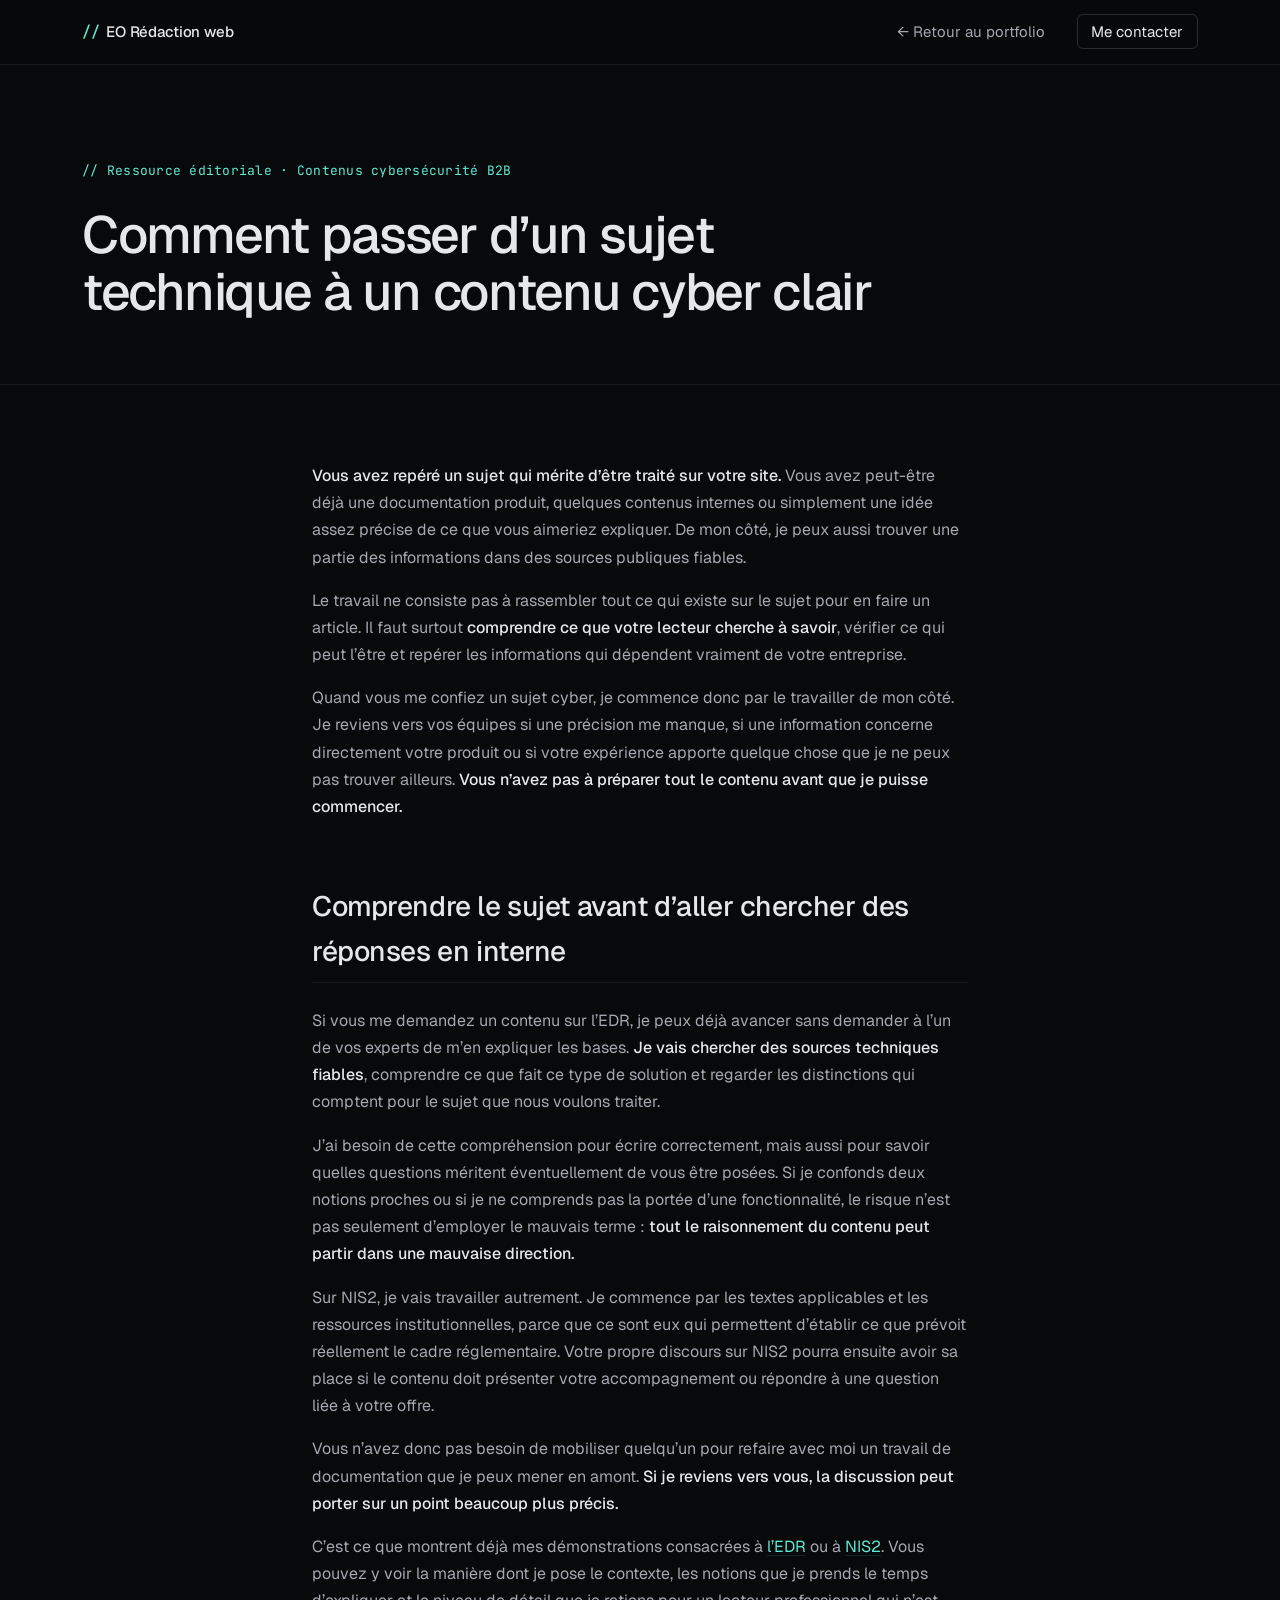
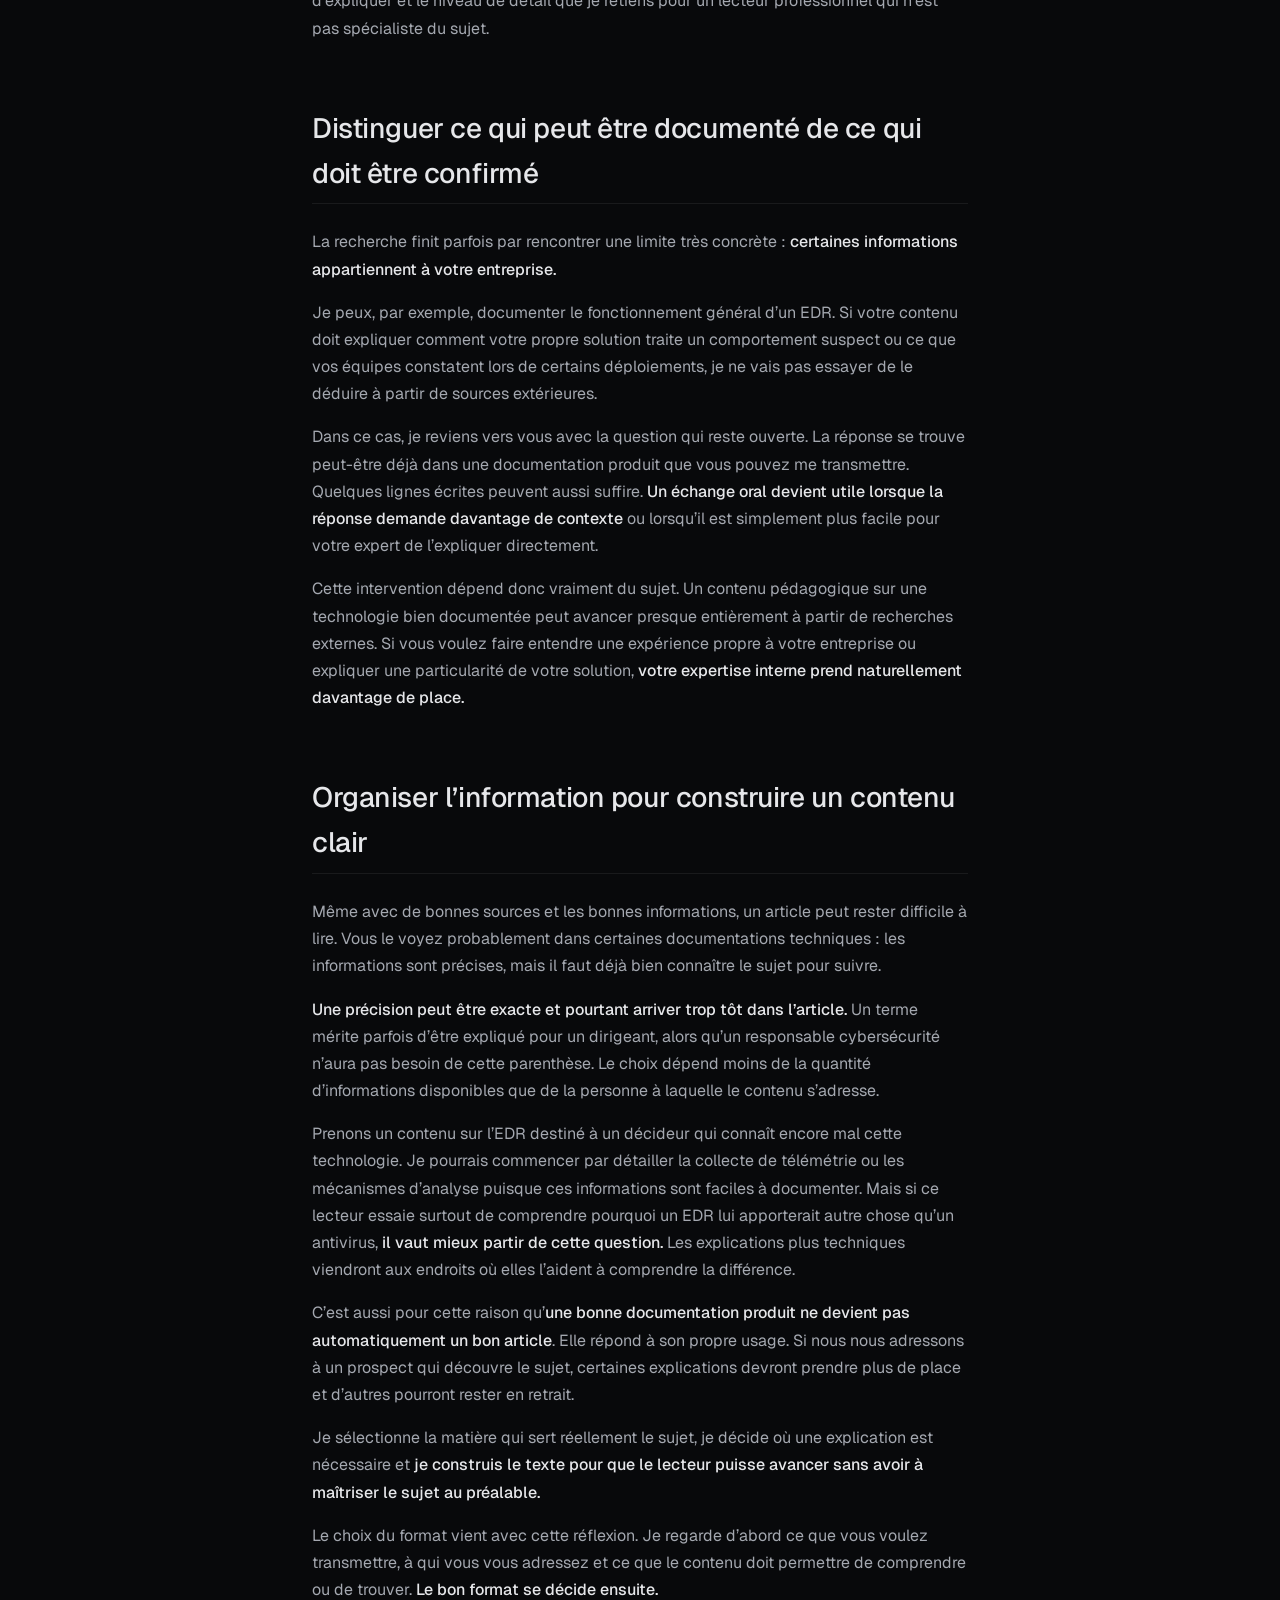
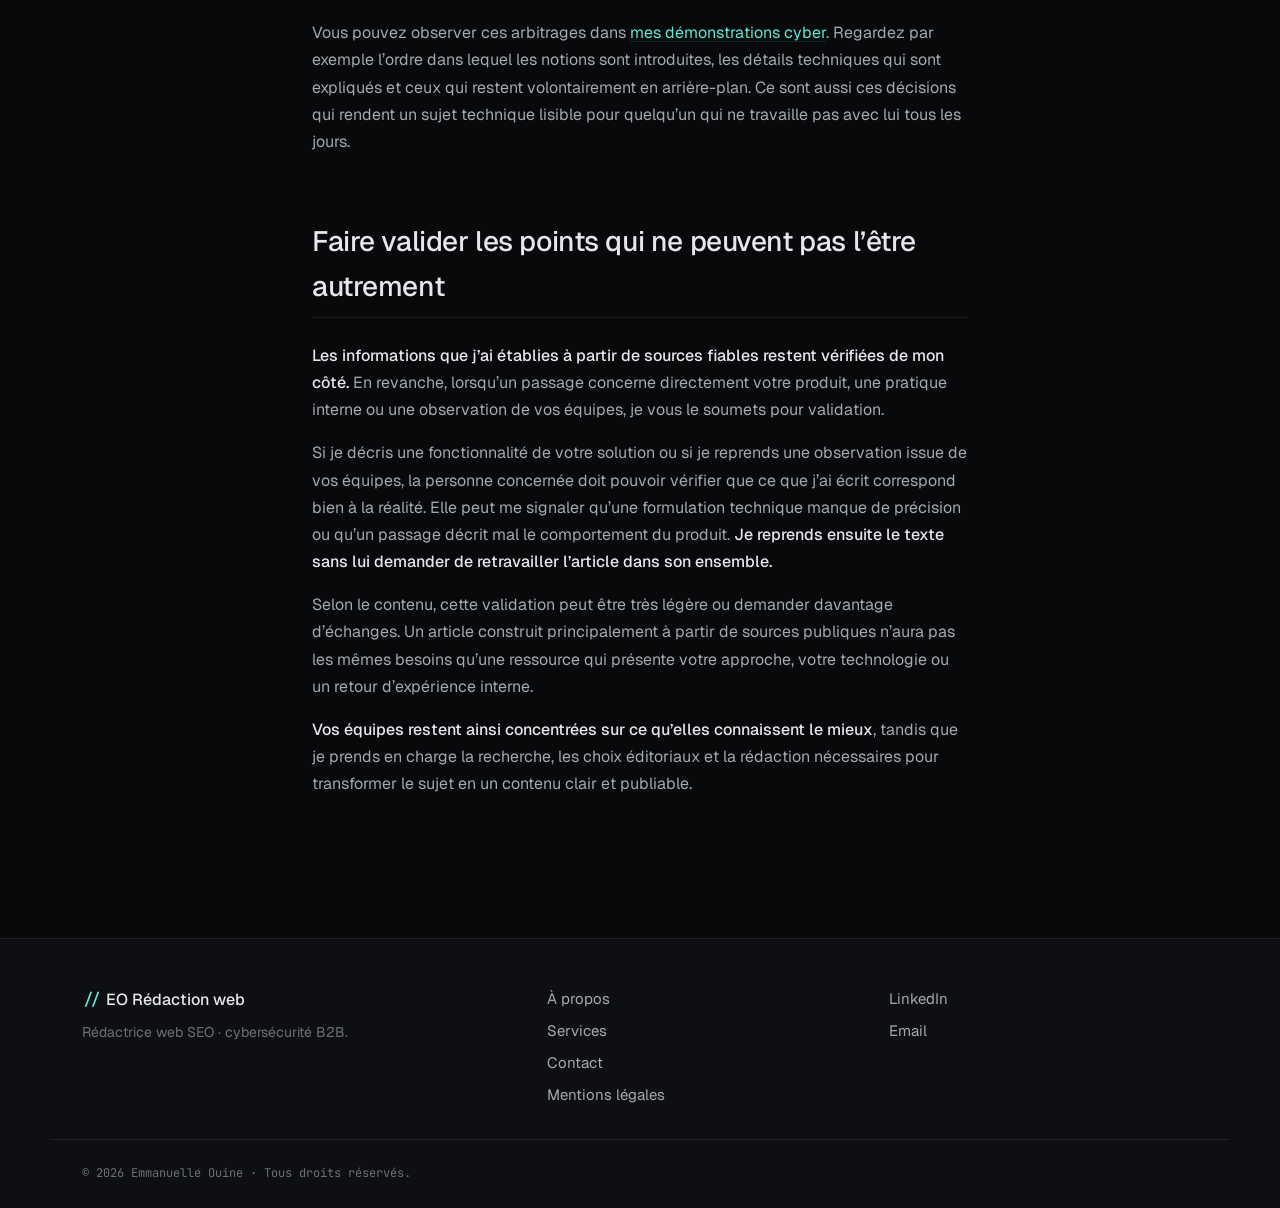
<file: ressources/sujet-technique-contenu-cyber-clair.html>
<!DOCTYPE html>
<html lang="fr">

<head>
  <!-- =============================================================
       MÉTADONNÉES TECHNIQUES
       ============================================================= -->
  <meta charset="UTF-8" />
  <meta name="viewport" content="width=device-width, initial-scale=1.0" />
  <meta name="theme-color" content="#08090b" />

  <!-- =============================================================
       SEO
       ============================================================= -->
  <title>Du sujet technique au contenu cyber clair | EO Rédaction Web</title>

  <meta
    name="description"
    content="Comment passer d’un sujet technique à un contenu cyber clair ? Découvrez comment je travaille la recherche, les informations internes et la rédaction."
  />

  <meta name="author" content="Emmanuelle Ouine" />
  <meta name="robots" content="index, follow, max-image-preview:large" />

  <link
    rel="canonical"
    href="https://eo-redaction-web.com/ressources/sujet-technique-contenu-cyber-clair.html"
  />

  <!-- Open Graph -->
  <meta property="og:type" content="article" />
  <meta property="og:locale" content="fr_FR" />
  <meta property="og:title" content="Comment passer d’un sujet technique à un contenu cyber clair" />
  <meta
    property="og:description"
    content="Comment passer d’un sujet technique à un contenu cyber clair ? Découvrez comment je travaille la recherche, les informations internes et la rédaction."
  />
  <meta property="og:url" content="https://eo-redaction-web.com/ressources/sujet-technique-contenu-cyber-clair.html" />
  <meta property="og:image" content="https://eo-redaction-web.com/assets/img/og-image.png" />
  <meta property="article:published_time" content="2026-10-20" />
  <meta property="article:author" content="Emmanuelle Ouine" />

  <!-- Favicon -->
  <link
    rel="icon"
    type="image/svg+xml"
    href="data:image/svg+xml,%3Csvg xmlns='http://www.w3.org/2000/svg' viewBox='0 0 32 32'%3E%3Crect width='32' height='32' rx='6' fill='%2308090b'/%3E%3Ctext x='16' y='22' font-family='monospace' font-size='18' font-weight='700' fill='%235eead4' text-anchor='middle'%3E%2F%2F%3C/text%3E%3C/svg%3E"
  />

  <!-- Typographie -->
  <link rel="preconnect" href="https://fonts.googleapis.com" />
  <link rel="preconnect" href="https://fonts.gstatic.com" crossorigin />

  <link
    href="https://fonts.googleapis.com/css2?family=Geist:wght@300;400;500;600;700&family=JetBrains+Mono:wght@400;500&family=Instrument+Serif:ital@0;1&display=swap"
    rel="stylesheet"
  />

  <!-- Feuille de style principale -->
  <link rel="stylesheet" href="../assets/css/style.css" />

  <!-- Données structurées -->
  <script type="application/ld+json">
  {
    "@context": "https://schema.org",
    "@type": "Article",
    "headline": "Comment passer d'un sujet technique à un contenu cyber clair",
    "description": "Comment passer d’un sujet technique à un contenu cyber clair ? Découvrez comment je travaille la recherche, les informations internes et la rédaction.",
    "datePublished": "2026-10-20",
    "dateModified": "2026-10-20",
    "author": {
      "@type": "Person",
      "name": "Emmanuelle Ouine",
      "url": "https://eo-redaction-web.com/"
    },
    "publisher": {
      "@type": "Person",
      "name": "Emmanuelle Ouine"
    },
    "mainEntityOfPage": {
      "@type": "WebPage",
      "@id": "https://eo-redaction-web.com/ressources/sujet-technique-contenu-cyber-clair.html"
    }
  }
  </script>
</head>

<body>

  <!-- =============================================================
       HEADER
       ============================================================= -->
  <header class="site-header">
    <nav class="nav" aria-label="Navigation principale">

      <a href="../index.html" class="nav-logo" aria-label="Retour à l'accueil">
        <span class="logo-mark">//</span>
        <span class="logo-name">EO Rédaction web</span>
      </a>

      <ul class="nav-list">
        <li>
          <a href="../index.html">← Retour au portfolio</a>
        </li>
        <li>
          <a href="../index.html#contact" class="nav-cta">Me contacter</a>
        </li>
      </ul>

    </nav>
  </header>


  <main id="top">

    <!-- =============================================================
         EN-TÊTE DE LA PAGE
         ============================================================= -->
    <section class="case-hero">
      <div class="container">

        <p class="section-label">// Ressource éditoriale · Contenus cybersécurité B2B</p>

        <h1 class="case-hero-title">
          Comment passer d’un sujet technique à un contenu cyber clair
        </h1>

      </div>
    </section>


    <article class="case-body">
      <div class="container case-container">

        <!-- =========================================================
             INTRODUCTION
             ========================================================= -->
        <section class="case-section">

          <p>
            <strong>Vous avez repéré un sujet qui mérite d’être traité sur votre site.</strong> Vous avez peut-être déjà une documentation produit, quelques contenus internes ou simplement une idée assez précise de ce que vous aimeriez expliquer. De mon côté, je peux aussi trouver une partie des informations dans des sources publiques fiables.
          </p>

          <p>
            Le travail ne consiste pas à rassembler tout ce qui existe sur le sujet pour en faire un article. Il faut surtout <strong>comprendre ce que votre lecteur cherche à savoir</strong>, vérifier ce qui peut l’être et repérer les informations qui dépendent vraiment de votre entreprise.
          </p>

          <p>
            Quand vous me confiez un sujet cyber, je commence donc par le travailler de mon côté. Je reviens vers vos équipes si une précision me manque, si une information concerne directement votre produit ou si votre expérience apporte quelque chose que je ne peux pas trouver ailleurs. <strong>Vous n’avez pas à préparer tout le contenu avant que je puisse commencer.</strong>
          </p>

        </section>


        <!-- =========================================================
             COMPRENDRE LE SUJET
             ========================================================= -->
        <section class="case-section">

          <h2>Comprendre le sujet avant d’aller chercher des réponses en interne</h2>

          <p>
            Si vous me demandez un contenu sur l’EDR, je peux déjà avancer sans demander à l’un de vos experts de m’en expliquer les bases.  <strong>Je vais chercher des sources techniques fiables</strong>, comprendre ce que fait ce type de solution et regarder les distinctions qui comptent pour le sujet que nous voulons traiter.
          </p>

          <p>
            J’ai besoin de cette compréhension pour écrire correctement, mais aussi pour savoir quelles questions méritent éventuellement de vous être posées. Si je confonds deux notions proches ou si je ne comprends pas la portée d’une fonctionnalité, le risque n’est pas seulement d’employer le mauvais terme : <strong>tout le raisonnement du contenu peut partir dans une mauvaise direction.</strong>
          </p>

          <p>
            Sur NIS2, je vais travailler autrement. Je commence par les textes applicables et les ressources institutionnelles, parce que ce sont eux qui permettent d’établir ce que prévoit réellement le cadre réglementaire. Votre propre discours sur NIS2 pourra ensuite avoir sa place si le contenu doit présenter votre accompagnement ou répondre à une question liée à votre offre.
          </p>

          <p>
            Vous n’avez donc pas besoin de mobiliser quelqu’un pour refaire avec moi un travail de documentation que je peux mener en amont. <strong>Si je reviens vers vous, la discussion peut porter sur un point beaucoup plus précis.</strong>
          </p>

          <p>
            C’est ce que montrent déjà mes démonstrations consacrées à <a href="../articles/qu-est-ce-que-edr.html">l’EDR</a> ou à <a href="../articles/nis2-pme.html">NIS2</a>. Vous pouvez y voir la manière dont je pose le contexte, les notions que je prends le temps d’expliquer et le niveau de détail que je retiens pour un lecteur professionnel qui n’est pas spécialiste du sujet.
          </p>

        </section>


        <!-- =========================================================
             DISTINGUER CE QUI DOIT ÊTRE CONFIRMÉ
             ========================================================= -->
        <section class="case-section">

          <h2>Distinguer ce qui peut être documenté de ce qui doit être confirmé</h2>

          <p>
            La recherche finit parfois par rencontrer une limite très concrète : <strong>certaines informations appartiennent à votre entreprise.</strong>
          </p>

          <p>
            Je peux, par exemple, documenter le fonctionnement général d’un EDR. Si votre contenu doit expliquer comment votre propre solution traite un comportement suspect ou ce que vos équipes constatent lors de certains déploiements, je ne vais pas essayer de le déduire à partir de sources extérieures.
          </p>

          <p>
            Dans ce cas, je reviens vers vous avec la question qui reste ouverte. La réponse se trouve peut-être déjà dans une documentation produit que vous pouvez me transmettre. Quelques lignes écrites peuvent aussi suffire. <strong>Un échange oral devient utile lorsque la réponse demande davantage de contexte</strong> ou lorsqu’il est simplement plus facile pour votre expert de l’expliquer directement.
          </p>

          <p>
            Cette intervention dépend donc vraiment du sujet. Un contenu pédagogique sur une technologie bien documentée peut avancer presque entièrement à partir de recherches externes. Si vous voulez faire entendre une expérience propre à votre entreprise ou expliquer une particularité de votre solution, <strong>votre expertise interne prend naturellement davantage de place.</strong>
          </p>

        </section>


        <!-- =========================================================
             ORGANISER L'INFORMATION
             ========================================================= -->
        <section class="case-section">

          <h2>Organiser l’information pour construire un contenu clair</h2>

          <p>
            Même avec de bonnes sources et les bonnes informations, un article peut rester difficile à lire. Vous le voyez probablement dans certaines documentations techniques : les informations sont précises, mais il faut déjà bien connaître le sujet pour suivre.
          </p>

          <p>
            <strong>Une précision peut être exacte et pourtant arriver trop tôt dans l’article.</strong> Un terme mérite parfois d’être expliqué pour un dirigeant, alors qu’un responsable cybersécurité n’aura pas besoin de cette parenthèse. Le choix dépend moins de la quantité d’informations disponibles que de la personne à laquelle le contenu s’adresse.
          </p>

          <p>
            Prenons un contenu sur l’EDR destiné à un décideur qui connaît encore mal cette technologie. Je pourrais commencer par détailler la collecte de télémétrie ou les mécanismes d’analyse puisque ces informations sont faciles à documenter. Mais si ce lecteur essaie surtout de comprendre pourquoi un EDR lui apporterait autre chose qu’un antivirus, <strong>il vaut mieux partir de cette question.</strong> Les explications plus techniques viendront aux endroits où elles l’aident à comprendre la différence.
          </p>

          <p>
            C’est aussi pour cette raison qu’<strong>une bonne documentation produit ne devient pas automatiquement un bon article</strong>. Elle répond à son propre usage. Si nous nous adressons à un prospect qui découvre le sujet, certaines explications devront prendre plus de place et d’autres pourront rester en retrait.
          </p>

          <p>
            Je sélectionne la matière qui sert réellement le sujet, je décide où une explication est nécessaire et <strong>je construis le texte pour que le lecteur puisse avancer sans avoir à maîtriser le sujet au préalable.</strong>
          </p>

          <p>
            Le choix du format vient avec cette réflexion. Je regarde d’abord ce que vous voulez transmettre, à qui vous vous adressez et ce que le contenu doit permettre de comprendre ou de trouver. <strong>Le bon format se décide ensuite.</strong>
          </p>

          <p>
            Vous pouvez observer ces arbitrages dans <a href="../index.html#articles">mes démonstrations cyber</a>. Regardez par exemple l’ordre dans lequel les notions sont introduites, les détails techniques qui sont expliqués et ceux qui restent volontairement en arrière-plan. Ce sont aussi ces décisions qui rendent un sujet technique lisible pour quelqu’un qui ne travaille pas avec lui tous les jours.
          </p>

        </section>


        <!-- =========================================================
             FAIRE VALIDER
             ========================================================= -->
        <section class="case-section">

          <h2>Faire valider les points qui ne peuvent pas l’être autrement</h2>

          <p>
            <strong>Les informations que j’ai établies à partir de sources fiables restent vérifiées de mon côté.</strong> En revanche, lorsqu’un passage concerne directement votre produit, une pratique interne ou une observation de vos équipes, je vous le soumets pour validation.
          </p>

          <p>
            Si je décris une fonctionnalité de votre solution ou si je reprends une observation issue de vos équipes, la personne concernée doit pouvoir vérifier que ce que j’ai écrit correspond bien à la réalité. Elle peut me signaler qu’une formulation technique manque de précision ou qu’un passage décrit mal le comportement du produit. <strong>Je reprends ensuite le texte sans lui demander de retravailler l’article dans son ensemble.</strong>
          </p>

          <p>
            Selon le contenu, cette validation peut être très légère ou demander davantage d’échanges. Un article construit principalement à partir de sources publiques n’aura pas les mêmes besoins qu’une ressource qui présente votre approche, votre technologie ou un retour d’expérience interne.
          </p>

          <p>
            <strong>Vos équipes restent ainsi concentrées sur ce qu’elles connaissent le mieux</strong>, tandis que je prends en charge la recherche, les choix éditoriaux et la rédaction nécessaires pour transformer le sujet en un contenu clair et publiable.
          </p>

        </section>

      </div>
    </article>

  </main>


  <!-- =============================================================
       FOOTER
       ============================================================= -->
  <footer class="site-footer">

    <div class="container footer-grid">

      <div>
        <p class="footer-logo">
          <span class="logo-mark">//</span> EO Rédaction web
        </p>

        <p class="footer-tag">
          Rédactrice web SEO · cybersécurité B2B.
        </p>
      </div>


      <nav class="footer-nav" aria-label="Liens secondaires">

        <a href="../index.html#about">
          À propos
        </a>

        <a href="../index.html#services">
          Services
        </a>

        <a href="../index.html#contact">
          Contact
        </a>

        <a href="https://eo-redaction-web.com/mentions-legales.html">
          Mentions légales
        </a>

      </nav>


      <div class="footer-social">

        <a
          href="https://www.linkedin.com/in/emmanuelle-ouine-redactrice-web-seo"
          target="_blank"
          rel="noopener"
        >
          LinkedIn
        </a>

        <a href="mailto:contact@eo-redaction-web.com">
          Email
        </a>

      </div>

    </div>


    <div class="container footer-bottom">
      <p>
        © <span id="year"></span> Emmanuelle Ouine · Tous droits réservés.
      </p>
    </div>

  </footer>


  <!-- Année dynamique -->
  <script>
    document.getElementById('year').textContent = new Date().getFullYear();
  </script>


  <!-- Protection anti-copie -->
  <script>
    (function () {
      var content = document.querySelector('.case-container');

      if (!content) return;

      content.addEventListener('contextmenu', function (e) {
        e.preventDefault();
      });

      content.addEventListener('copy', function (e) {
        var selection = document.getSelection().toString();

        if (!selection) return;

        var source =
          '\n\n— Source : ' +
          window.location.href +
          '\n© Emmanuelle Ouine — Tous droits réservés';

        e.clipboardData.setData(
          'text/plain',
          selection + source
        );

        e.preventDefault();
      });
    })();
  </script>

</body>
</html>
</file>
<file: assets/css/style.css>
/* =================================================================
   STYLE.CSS · Portfolio Emmanuelle Ouine, rédactrice SEO cyber
   ================================================================= */


/* =================================================================
   1. RESET & BASE
   ================================================================= */

*,
*::before,
*::after {
  box-sizing: border-box;
  margin: 0;
  padding: 0;
}

html {
  scroll-behavior: smooth;
  -webkit-text-size-adjust: 100%;
}

body {
  font-family: var(--font-sans);
  font-size: 16px;
  line-height: 1.6;
  color: var(--color-text);
  background: var(--color-bg);
  -webkit-font-smoothing: antialiased;
  -moz-osx-font-smoothing: grayscale;
  overflow-x: hidden;
}

img,
svg {
  max-width: 100%;
  display: block;
}

a {
  color: inherit;
  text-decoration: none;
}

ul,
ol {
  list-style: none;
}

button {
  font: inherit;
  cursor: pointer;
  background: none;
  border: none;
  color: inherit;
}

input,
textarea,
select {
  font: inherit;
  color: inherit;
}

::selection {
  background: var(--color-accent);
  color: var(--color-bg);
}


/* =================================================================
   2. DESIGN TOKENS
   ================================================================= */

:root {
  --color-bg: #08090b;
  --color-bg-soft: #0d0f12;
  --color-bg-card: #101317;
  --color-border: rgba(255, 255, 255, 0.07);
  --color-border-strong: rgba(255, 255, 255, 0.14);

  --color-text: #e6e7ea;
  --color-text-soft: #a4a8b0;
  --color-text-muted: #6b7079;

  --color-accent: #5eead4;
  --color-accent-dim: rgba(94, 234, 212, 0.12);
  --color-accent-glow: rgba(94, 234, 212, 0.25);

  --font-sans: 'Geist', system-ui, -apple-system, 'Segoe UI', sans-serif;
  --font-mono: 'JetBrains Mono', 'SF Mono', Menlo, Consolas, monospace;
  --font-display: 'Instrument Serif', Georgia, serif;

  --space-1: 0.5rem;
  --space-2: 1rem;
  --space-3: 1.5rem;
  --space-4: 2rem;
  --space-5: 3rem;
  --space-6: 4rem;
  --space-7: 6rem;
  --space-8: 8rem;

  --radius-sm: 6px;
  --radius: 10px;
  --radius-lg: 16px;

  --container-w: 1180px;
  --gutter: clamp(1.25rem, 4vw, 2rem);

  --t-fast: 150ms ease;
  --t: 250ms cubic-bezier(0.4, 0, 0.2, 1);
  --t-slow: 500ms cubic-bezier(0.4, 0, 0.2, 1);
}


/* =================================================================
   3. UTILITAIRES & STRUCTURE
   ================================================================= */

.container {
  width: 100%;
  max-width: var(--container-w);
  margin-inline: auto;
  padding-inline: var(--gutter);
}

.section {
  padding-block: clamp(4rem, 10vw, 8rem);
  position: relative;
}

.section-dark {
  background: var(--color-bg-soft);
  border-block: 1px solid var(--color-border);
}

.section-label {
  font-family: var(--font-mono);
  font-size: 0.8125rem;
  color: var(--color-accent);
  letter-spacing: 0.02em;
  margin-bottom: var(--space-3);
}

.section-title {
  font-size: clamp(1.75rem, 4vw, 2.75rem);
  line-height: 1.15;
  font-weight: 500;
  letter-spacing: -0.02em;
  color: var(--color-text);
  margin-bottom: var(--space-3);
  max-width: 22ch;
}

.section-title em {
  font-family: var(--font-display);
  font-style: italic;
  font-weight: 400;
  color: var(--color-accent);
  letter-spacing: 0;
}

.section-sub {
  color: var(--color-text-soft);
  font-size: 1.0625rem;
  max-width: 60ch;
}

.section-head {
  margin-bottom: var(--space-6);
}

.two-col {
  display: grid;
  grid-template-columns: 1fr;
  gap: var(--space-5);
}

.lead {
  font-size: 1.125rem;
  color: var(--color-text);
  margin-bottom: var(--space-3);
}

.col-content p {
  margin-bottom: var(--space-3);
}

.col-content p.quiet:first-of-type {
  margin-top: var(--space-4);

}
.col-content {
  text-align: justify;
}

.quiet {
  color: var(--color-text-muted);
  font-size: 0.9375rem;
}


/* =================================================================
   4. BARRE DE STATUT
   ================================================================= */

.status-bar {
  display: flex;
  align-items: center;
  gap: 0.625rem;
  justify-content: center;
  padding: 0.625rem var(--gutter);
  font-family: var(--font-mono);
  font-size: 0.75rem;
  color: var(--color-text-muted);
  background: var(--color-bg-soft);
  border-bottom: 1px solid var(--color-border);
}

.status-dot {
  width: 7px;
  height: 7px;
  border-radius: 50%;
  background: var(--color-accent);
  box-shadow: 0 0 0 0 var(--color-accent-glow);
  animation: pulse 2.4s ease-out infinite;
}

@keyframes pulse {
  0%   { box-shadow: 0 0 0 0 var(--color-accent-glow); }
  70%  { box-shadow: 0 0 0 10px rgba(94, 234, 212, 0); }
  100% { box-shadow: 0 0 0 0 rgba(94, 234, 212, 0); }
}


/* =================================================================
   5. HEADER & NAVIGATION
   ================================================================= */

.site-header {
  position: sticky;
  top: 0;
  z-index: 50;
  background: rgba(8, 9, 11, 0.72);
  backdrop-filter: saturate(140%) blur(10px);
  -webkit-backdrop-filter: saturate(140%) blur(10px);
  border-bottom: 1px solid var(--color-border);
}

.nav {
  display: flex;
  align-items: center;
  justify-content: space-between;
  gap: var(--space-3);
  height: 64px;
  max-width: var(--container-w);
  margin-inline: auto;
  padding-inline: var(--gutter);
}

.nav-logo {
  display: inline-flex;
  align-items: baseline;
  gap: 0.4rem;
  font-weight: 500;
  font-size: 0.9375rem;
  letter-spacing: -0.01em;
  color: var(--color-text);
}

.logo-mark {
  font-family: var(--font-mono);
  color: var(--color-accent);
}

.logo-name {
  font-weight: 500;
}

.nav-list {
  display: none;
  align-items: center;
  gap: var(--space-3);
}

@media (min-width: 880px) {
  .nav-list {
    display: flex;
  }
}

.nav-list a {
  font-size: 0.9375rem;
  color: var(--color-text-soft);
  transition: color var(--t-fast);
  padding: 0.4rem 0.5rem;
}

.nav-list a:hover {
  color: var(--color-text);
}

.nav-cta {
  border: 1px solid var(--color-border-strong);
  border-radius: var(--radius-sm);
  padding: 0.45rem 0.85rem !important;
  color: var(--color-text) !important;
  transition: border-color var(--t-fast), background var(--t-fast);
}

.nav-cta:hover {
  border-color: var(--color-accent);
  background: var(--color-accent-dim);
}

.nav-toggle {
  display: flex;
  flex-direction: column;
  gap: 4px;
  padding: 0.5rem;
}

.nav-toggle span {
  width: 22px;
  height: 1.5px;
  background: var(--color-text);
  transition: transform var(--t), opacity var(--t);
}

@media (min-width: 880px) {
  .nav-toggle { display: none; }
}

.nav.is-open .nav-list {
  display: flex;
  position: absolute;
  top: 64px;
  left: 0;
  right: 0;
  flex-direction: column;
  align-items: stretch;
  background: var(--color-bg);
  padding: var(--space-3) var(--gutter);
  border-bottom: 1px solid var(--color-border);
}

.nav.is-open .nav-list a {
  padding: 0.75rem 0;
}


/* =================================================================
   6. BOUTONS
   ================================================================= */

.btn {
  display: inline-flex;
  align-items: center;
  justify-content: center;
  gap: 0.5rem;
  padding: 0.85rem 1.4rem;
  font-size: 0.9375rem;
  font-weight: 500;
  border-radius: var(--radius-sm);
  border: 1px solid transparent;
  transition: background var(--t), border-color var(--t), color var(--t), transform var(--t-fast);
  white-space: nowrap;
}

.btn:active {
  transform: translateY(1px);
}

.btn-primary {
  background: var(--color-accent);
  color: #04211b;
  font-weight: 600;
}

.btn-primary:hover {
  background: #7ff0dc;
  box-shadow: 0 0 0 4px var(--color-accent-dim);
}

.btn-ghost {
  border-color: var(--color-border-strong);
  color: var(--color-text);
}

.btn-ghost:hover {
  border-color: var(--color-accent);
  color: var(--color-accent);
}

.btn-full {
  width: 100%;
}


/* =================================================================
   7. HERO
   ================================================================= */

.hero {
  position: relative;
  padding-block: clamp(4rem, 12vw, 9rem) clamp(4rem, 10vw, 8rem);
  overflow: hidden;
}

.hero-grid {
  position: absolute;
  inset: 0;
  background-image:
    linear-gradient(rgba(255, 255, 255, 0.025) 1px, transparent 1px),
    linear-gradient(90deg, rgba(255, 255, 255, 0.025) 1px, transparent 1px);
  background-size: 56px 56px;
  mask-image: radial-gradient(ellipse at 50% 0%, rgba(0, 0, 0, 1) 0%, rgba(0, 0, 0, 0.2) 60%, transparent 100%);
  -webkit-mask-image: radial-gradient(ellipse at 50% 0%, rgba(0, 0, 0, 1) 0%, rgba(0, 0, 0, 0.2) 60%, transparent 100%);
  pointer-events: none;
}

.hero::before {
  content: "";
  position: absolute;
  top: -20%;
  left: 50%;
  transform: translateX(-50%);
  width: 800px;
  height: 800px;
  background: radial-gradient(circle, var(--color-accent-glow) 0%, transparent 60%);
  filter: blur(80px);
  opacity: 0.35;
  pointer-events: none;
  z-index: 0;
}

.hero-content {
  position: relative;
  z-index: 1;
}

.hero-title {
  font-size: clamp(2.25rem, 6.5vw, 4.5rem);
  line-height: 1.05;
  font-weight: 500;
  letter-spacing: -0.035em;
  margin-bottom: var(--space-4);
  max-width: 18ch;
}

.hero-accent {
  display: block;
  font-family: var(--font-display);
  font-style: italic;
  font-weight: 400;
  color: var(--color-accent);
  letter-spacing: -0.01em;
  margin-top: 0.2em;
}

.hero-sub {
  font-size: 1.1875rem;
  color: var(--color-text-soft);
  max-width: 56ch;
  margin-bottom: var(--space-5);
  line-height: 1.55;
}

.hero-cta {
  display: flex;
  flex-wrap: wrap;
  gap: var(--space-2);
  margin-bottom: var(--space-7);
}

.hero-stats {
  display: grid;
  grid-template-columns: repeat(2, 1fr);
  gap: var(--space-3);
  padding-top: var(--space-4);
  border-top: 1px solid var(--color-border);
  max-width: 700px;
}

@media (min-width: 640px) {
  .hero-stats {
    grid-template-columns: repeat(4, 1fr);
  }
}

.hero-stats li {
  display: flex;
  flex-direction: column;
  gap: 0.25rem;
}

.stat-num {
  font-family: var(--font-mono);
  font-size: 1.0625rem;
  color: var(--color-text);
  font-weight: 500;
}

.stat-label {
  font-size: 0.8125rem;
  color: var(--color-text-muted);
}


/* =================================================================
   8. CARTES SERVICES
   ================================================================= */

.card-grid {
  display: grid;
  grid-template-columns: 1fr;
  gap: var(--space-3);
}

@media (min-width: 800px) {
  .card-grid {
    grid-template-columns: repeat(3, 1fr);
  }
}

.card {
  position: relative;
  padding: var(--space-4);
  background: var(--color-bg-card);
  border: 1px solid var(--color-border);
  border-radius: var(--radius-lg);
  transition: border-color var(--t), transform var(--t);
}

.card:hover {
  border-color: var(--color-border-strong);
  transform: translateY(-2px);
}

.card-highlight {
  border-color: rgba(94, 234, 212, 0.25);
  background: linear-gradient(180deg, rgba(94, 234, 212, 0.04) 0%, var(--color-bg-card) 100%);
}

.card-num {
  font-family: var(--font-mono);
  font-size: 0.8125rem;
  color: var(--color-accent);
  margin-bottom: var(--space-3);
}

.card-title {
  font-size: 1.25rem;
  font-weight: 500;
  letter-spacing: -0.01em;
  margin-bottom: var(--space-2);
}

.card-desc {
  color: var(--color-text-soft);
  margin-bottom: var(--space-3);
  font-size: 0.9375rem;
  line-height: 1.6;
}

.card-tags {
  display: flex;
  flex-wrap: wrap;
  gap: 0.4rem;
}

.card-tags li {
  font-family: var(--font-mono);
  font-size: 0.75rem;
  color: var(--color-text-muted);
  padding: 0.25rem 0.55rem;
  border: 1px solid var(--color-border);
  border-radius: 4px;
}


/* =================================================================
   9. EXPERTISES
   ================================================================= */

.expertise-blocks {
  display: grid;
  grid-template-columns: 1fr;
  gap: var(--space-4);
}

@media (min-width: 720px) {
  .expertise-blocks {
    grid-template-columns: repeat(2, 1fr);
  }
}

.expertise-cat {
  font-family: var(--font-mono);
  font-size: 0.8125rem;
  color: var(--color-accent);
  margin-bottom: var(--space-2);
  font-weight: 500;
  letter-spacing: 0.02em;
}

.chip-list {
  display: flex;
  flex-wrap: wrap;
  gap: 0.4rem;
}

.chip-list li {
  font-size: 0.875rem;
  padding: 0.35rem 0.75rem;
  background: var(--color-bg-card);
  border: 1px solid var(--color-border);
  border-radius: 999px;
  color: var(--color-text);
  transition: border-color var(--t-fast), color var(--t-fast);
}

.chip-list li:hover {
  border-color: var(--color-accent);
  color: var(--color-accent);
}


/* =================================================================
   10. ÉTUDE DE CAS (grille single + multi-cards)
   ================================================================= */

.case-grid {
  display: grid;
  grid-template-columns: 1fr;
  gap: var(--space-3);
}

@media (min-width: 800px) {
  .case-grid {
    grid-template-columns: repeat(3, 1fr);
  }

  /* Variante : étude de cas unique, on centre la carte sur 2 colonnes */
  .case-grid-single {
    grid-template-columns: minmax(0, 720px);
    justify-content: start;
  }
}

.case {
  padding: var(--space-4);
  background: var(--color-bg);
  border: 1px solid var(--color-border);
  border-radius: var(--radius-lg);
  display: flex;
  flex-direction: column;
  gap: var(--space-2);
  transition: border-color var(--t), transform var(--t);
}

.case:hover {
  border-color: var(--color-accent);
  transform: translateY(-2px);
}

.case-head {
  display: flex;
  justify-content: space-between;
  font-family: var(--font-mono);
  font-size: 0.75rem;
  color: var(--color-text-muted);
  margin-bottom: var(--space-2);
}

.case-tag {
  color: var(--color-accent);
}

.case-title {
  font-size: 1.125rem;
  font-weight: 500;
  letter-spacing: -0.01em;
  line-height: 1.35;
}

.case-desc {
  color: var(--color-text-soft);
  font-size: 0.9375rem;
}

.case-results {
  display: flex;
  flex-direction: column;
  gap: 0.5rem;
  margin-top: auto;
  padding-top: var(--space-3);
  border-top: 1px dashed var(--color-border);
}

.case-results li {
  font-size: 0.875rem;
  color: var(--color-text-soft);
}

.case-results strong {
  font-family: var(--font-mono);
  color: var(--color-text);
  font-weight: 500;
  margin-right: 0.4rem;
}


/* =================================================================
   11. DÉMONSTRATIONS RÉDACTIONNELLES (anciennement Articles)
   ================================================================= */

.article-grid {
  display: grid;
  grid-template-columns: 1fr;
  gap: var(--space-2);
}

@media (min-width: 720px) {
  .article-grid {
    grid-template-columns: repeat(auto-fit, minmax(280px, 1fr));
  }
}

.article-card {
  display: block;
  padding: var(--space-4);
  border: 1px solid var(--color-border);
  border-radius: var(--radius);
  transition: border-color var(--t), background var(--t);
}

.article-card:hover {
  border-color: var(--color-border-strong);
  background: var(--color-bg-soft);
}

.article-card:hover .article-link {
  color: var(--color-accent);
}

.article-meta {
  font-family: var(--font-mono);
  font-size: 0.75rem;
  color: var(--color-text-muted);
  margin-bottom: var(--space-1);
}

.article-title {
  font-size: 1.125rem;
  font-weight: 500;
  letter-spacing: -0.01em;
  margin-bottom: var(--space-1);
  line-height: 1.35;
}

.article-excerpt {
  color: var(--color-text-soft);
  font-size: 0.9375rem;
  margin-bottom: var(--space-2);
}

.article-link {
  font-size: 0.875rem;
  color: var(--color-text-muted);
  transition: color var(--t-fast);
}


/* =================================================================
   12. POURQUOI MOI
   ================================================================= */

.why-grid {
  display: grid;
  grid-template-columns: 1fr;
  gap: var(--space-3);
}

@media (min-width: 720px) {
  .why-grid {
    grid-template-columns: repeat(2, 1fr);
  }
}

@media (min-width: 1000px) {
  .why-grid {
    grid-template-columns: repeat(3, 1fr);
  }
}

.why-item {
  padding: var(--space-4);
  border: 1px solid var(--color-border);
  border-radius: var(--radius);
  background: var(--color-bg);
}

.why-num {
  font-family: var(--font-mono);
  font-size: 0.8125rem;
  color: var(--color-accent);
  margin-bottom: var(--space-2);
}

.why-item h3 {
  font-size: 1.0625rem;
  font-weight: 500;
  margin-bottom: 0.5rem;
  letter-spacing: -0.01em;
}

.why-item p {
  color: var(--color-text-soft);
  font-size: 0.9375rem;
  line-height: 1.6;
}


/* =================================================================
   13. CONTACT
   ================================================================= */

.contact-grid {
  display: grid;
  grid-template-columns: 1fr;
  gap: var(--space-5);
}

@media (min-width: 880px) {
  .contact-grid {
    grid-template-columns: 1fr 1fr;
    gap: var(--space-6);
    align-items: start;
  }
}

.contact-links {
  display: flex;
  flex-direction: column;
  gap: var(--space-2);
  margin-top: var(--space-4);
  padding-top: var(--space-3);
  border-top: 1px solid var(--color-border);
}

.contact-links li {
  display: flex;
  flex-wrap: wrap;
  gap: 0.75rem;
  align-items: baseline;
  font-size: 0.9375rem;
}

.contact-key {
  font-family: var(--font-mono);
  font-size: 0.8125rem;
  color: var(--color-text-muted);
  min-width: 110px;
}

.contact-links a {
  color: var(--color-text);
  border-bottom: 1px solid var(--color-border);
  transition: border-color var(--t-fast), color var(--t-fast);
}

.contact-links a:hover {
  color: var(--color-accent);
  border-color: var(--color-accent);
}

.contact-form {
  display: flex;
  flex-direction: column;
  gap: var(--space-3);
  padding: var(--space-4);
  background: var(--color-bg-card);
  border: 1px solid var(--color-border);
  border-radius: var(--radius-lg);
}

.form-row {
  display: flex;
  flex-direction: column;
  gap: 0.4rem;
}

.form-row label {
  font-family: var(--font-mono);
  font-size: 0.75rem;
  color: var(--color-text-muted);
  letter-spacing: 0.02em;
}

.form-row input,
.form-row textarea,
.form-row select {
  width: 100%;
  padding: 0.7rem 0.85rem;
  background: var(--color-bg);
  border: 1px solid var(--color-border);
  border-radius: var(--radius-sm);
  color: var(--color-text);
  transition: border-color var(--t-fast);
}

.form-row input:focus,
.form-row textarea:focus,
.form-row select:focus {
  outline: none;
  border-color: var(--color-accent);
  box-shadow: 0 0 0 3px var(--color-accent-dim);
}

.form-row textarea {
  resize: vertical;
  min-height: 120px;
  line-height: 1.5;
}

.form-note {
  font-family: var(--font-mono);
  font-size: 0.8125rem;
  color: var(--color-accent);
  min-height: 1.5em;
}


/* =================================================================
   14. FOOTER
   ================================================================= */

.site-footer {
  border-top: 1px solid var(--color-border);
  padding-block: var(--space-5) var(--space-3);
  background: var(--color-bg-soft);
}

.footer-grid {
  display: grid;
  grid-template-columns: 1fr;
  gap: var(--space-4);
  padding-bottom: var(--space-4);
  border-bottom: 1px solid var(--color-border);
}

@media (min-width: 720px) {
  .footer-grid {
    grid-template-columns: 1.4fr 1fr 1fr;
  }
}

.footer-logo {
  font-weight: 500;
  margin-bottom: 0.5rem;
}

.footer-tag {
  color: var(--color-text-muted);
  font-size: 0.875rem;
}

.footer-nav,
.footer-social {
  display: flex;
  flex-direction: column;
  gap: 0.5rem;
  font-size: 0.9375rem;
}

.footer-nav a,
.footer-social a {
  color: var(--color-text-soft);
  transition: color var(--t-fast);
}

.footer-nav a:hover,
.footer-social a:hover {
  color: var(--color-accent);
}

.footer-bottom {
  display: flex;
  flex-wrap: wrap;
  justify-content: space-between;
  gap: var(--space-2);
  margin-top: var(--space-3);
  font-family: var(--font-mono);
  font-size: 0.75rem;
  color: var(--color-text-muted);
}


/* =================================================================
   15. ANIMATIONS AU SCROLL
   ================================================================= */

.reveal {
  opacity: 0;
  transform: translateY(16px);
  transition: opacity 600ms ease, transform 600ms cubic-bezier(0.4, 0, 0.2, 1);
}

.reveal.is-visible {
  opacity: 1;
  transform: translateY(0);
}

@media (prefers-reduced-motion: reduce) {
  *, *::before, *::after {
    animation-duration: 0.01ms !important;
    animation-iteration-count: 1 !important;
    transition-duration: 0.01ms !important;
    scroll-behavior: auto !important;
  }
  .reveal { opacity: 1; transform: none; }
}


/* =================================================================
   16. FOCUS VISIBLE
   ================================================================= */

:focus-visible {
  outline: 2px solid var(--color-accent);
  outline-offset: 3px;
  border-radius: 4px;
}


/* =================================================================
   17. CARTE ÉTUDE DE CAS SIMPLE (section 04)
   ================================================================= */

.case-simple {
  max-width: 640px;
  padding: var(--space-4) var(--space-5);
  background: var(--color-bg);
  border: 1px solid var(--color-border);
  border-radius: var(--radius-lg);
  transition: border-color var(--t);
}

.case-simple:hover {
  border-color: var(--color-border-strong);
}

.case-simple-head {
  display: flex;
  justify-content: space-between;
  font-family: var(--font-mono);
  font-size: 0.75rem;
  color: var(--color-text-muted);
  margin-bottom: var(--space-3);
}

.case-simple-head .case-tag {
  color: var(--color-accent);
}

.case-simple-title {
  font-size: 1.5rem;
  font-weight: 500;
  letter-spacing: -0.02em;
  line-height: 1.25;
  color: var(--color-text);
  margin-bottom: var(--space-2);
}

.case-simple-desc {
  color: var(--color-text-soft);
  font-size: 0.9375rem;
  line-height: 1.55;
  margin-bottom: var(--space-3);
}

.case-simple-cta {
  display: inline-flex;
  align-items: center;
  gap: 0.5rem;
  padding: 0.7rem 1.2rem;
  background: var(--color-accent-dim);
  border: 1px solid var(--color-accent);
  border-radius: var(--radius-sm);
  color: var(--color-accent);
  font-size: 0.9375rem;
  font-weight: 500;
  transition: background var(--t-fast), color var(--t-fast), gap var(--t-fast);
}

.case-simple-cta:hover {
  background: var(--color-accent);
  color: #04211b;
  gap: 0.75rem;
}

.ressources-grid {
  display: grid;
  grid-template-columns: 1fr;
  gap: var(--space-3);
}

.ressources-grid .case-simple {
  max-width: none;
}

@media (min-width: 720px) {
  .ressources-grid {
    grid-template-columns: repeat(auto-fit, minmax(280px, 1fr));
  }
}


/* =================================================================
   18. PAGE DÉDIÉE — ÉTUDE DE CAS (etude-de-cas.html)
   ================================================================= */

/* En-tête de la page */
.case-hero {
  padding-block: clamp(3rem, 8vw, 6rem) clamp(2rem, 5vw, 3rem);
  border-bottom: 1px solid var(--color-border);
}

.case-hero-title {
  font-size: clamp(2rem, 5vw, 3.25rem);
  line-height: 1.1;
  font-weight: 500;
  letter-spacing: -0.025em;
  margin-bottom: var(--space-2);
  max-width: 24ch;
}

.case-hero-sub {
  font-family: var(--font-display);
  font-style: italic;
  font-size: clamp(1.125rem, 2.2vw, 1.5rem);
  color: var(--color-accent);
  line-height: 1.4;
  margin-bottom: var(--space-5);
  max-width: 48ch;
}

.case-hero-meta {
  display: grid;
  grid-template-columns: 1fr 1fr;
  gap: var(--space-2) var(--space-4);
  padding-top: var(--space-3);
  border-top: 1px solid var(--color-border);
  max-width: 640px;
}

@media (min-width: 720px) {
  .case-hero-meta {
    grid-template-columns: repeat(4, auto);
    gap: var(--space-5);
  }
}

.case-hero-meta li {
  display: flex;
  flex-direction: column;
  gap: 0.2rem;
}

.case-hero-meta .meta-key {
  font-family: var(--font-mono);
  font-size: 0.75rem;
  color: var(--color-text-muted);
  letter-spacing: 0.02em;
}

.case-hero-meta li > span:last-child {
  font-size: 0.9375rem;
  color: var(--color-text);
}

/* Corps de l'étude (colonne lisible) */
.case-body {
  padding-block: clamp(3rem, 6vw, 5rem);
}

.case-container {
  max-width: 720px;
}

.case-section {
  margin-bottom: var(--space-6);
}

.case-section h2 {
  font-size: clamp(1.4rem, 2.5vw, 1.75rem);
  font-weight: 500;
  letter-spacing: -0.015em;
  color: var(--color-text);
  margin-bottom: var(--space-3);
  padding-bottom: var(--space-1);
  border-bottom: 1px solid var(--color-border);
}

.case-section h3 {
  font-size: 1.0625rem;
  font-weight: 500;
  letter-spacing: -0.01em;
  color: var(--color-accent);
  margin-top: var(--space-4);
  margin-bottom: var(--space-2);
}

.case-section p {
  color: var(--color-text-soft);
  line-height: 1.7;
  margin-bottom: var(--space-2);
  font-size: 1rem;
}

.case-section p strong {
  color: var(--color-text);
  font-weight: 500;
}

.case-section p a {
  color: var(--color-accent);
  text-decoration: underline;
  text-decoration-color: var(--color-accent-dim);
  text-underline-offset: 3px;
}

.case-section p a:hover,
.case-section p a:focus-visible {
  text-decoration-color: var(--color-accent);
}

.case-list {
  margin-bottom: var(--space-3);
  padding-left: 0;
}

.case-list li {
  position: relative;
  padding-left: 1.4rem;
  margin-bottom: 0.4rem;
  color: var(--color-text-soft);
  font-size: 0.9375rem;
  line-height: 1.55;
}

.case-list li::before {
  content: "";
  position: absolute;
  left: 0.2rem;
  top: 0.6em;
  width: 5px;
  height: 5px;
  border-radius: 50%;
  background: var(--color-accent);
}

/* Compétences mobilisées (chips) */
.case-skills-list {
  display: flex;
  flex-wrap: wrap;
  gap: 0.5rem;
}

.case-skills-list li {
  font-size: 0.875rem;
  padding: 0.4rem 0.85rem;
  background: var(--color-bg-card);
  border: 1px solid var(--color-border);
  border-radius: 999px;
  color: var(--color-text);
}

/* Encadré "En résumé" */
.case-summary {
  margin-top: var(--space-6);
  margin-bottom: var(--space-6);
  padding: var(--space-4) var(--space-5);
  background: linear-gradient(180deg, rgba(94, 234, 212, 0.05) 0%, var(--color-bg-card) 100%);
  border: 1px solid rgba(94, 234, 212, 0.2);
  border-radius: var(--radius-lg);
}

.case-summary-label {
  font-family: var(--font-mono);
  font-size: 0.8125rem;
  color: var(--color-accent);
  letter-spacing: 0.02em;
  margin-bottom: var(--space-2);
}

.case-summary p {
  color: var(--color-text);
  line-height: 1.65;
  margin-bottom: var(--space-2);
  font-size: 0.9375rem;
}

.case-summary p:last-child {
  margin-bottom: 0;
}

/* CTA final */
.case-cta {
  display: flex;
  flex-direction: column;
  align-items: center;
  gap: var(--space-2);
  padding-top: var(--space-5);
  margin-top: var(--space-4);
  border-top: 1px solid var(--color-border);
  text-align: center;
}

.case-cta-text {
  font-size: 1.125rem;
  color: var(--color-text);
  margin: 0;
}


/* =================================================================
   19. PAGE ARTICLE (articles/*.html)
   Réutilise au maximum les composants existants. N'ajoute que les
   styles strictement nécessaires non couverts par le portfolio.
   ================================================================= */

/* En-tête article (hérite du même esprit que .case-hero) */
.article-hero {
  padding-block: clamp(3rem, 8vw, 6rem) clamp(2rem, 5vw, 3rem);
  border-bottom: 1px solid var(--color-border);
}

.article-hero-title {
  font-size: clamp(2rem, 5vw, 3.25rem);
  line-height: 1.15;
  font-weight: 500;
  letter-spacing: -0.025em;
  margin-bottom: var(--space-4);
  max-width: 26ch;
}

/* Métadonnées (date, lecture, catégorie) — variante de .case-hero-meta */
.article-meta {
  display: grid;
  grid-template-columns: 1fr 1fr;
  gap: var(--space-2) var(--space-4);
  padding-top: var(--space-3);
  border-top: 1px solid var(--color-border);
  max-width: 540px;
}

@media (min-width: 720px) {
  .article-meta {
    grid-template-columns: repeat(3, auto);
    gap: var(--space-5);
  }
}

.article-meta li {
  display: flex;
  flex-direction: column;
  gap: 0.2rem;
}

.article-meta .meta-key {
  font-family: var(--font-mono);
  font-size: 0.75rem;
  color: var(--color-text-muted);
  letter-spacing: 0.02em;
}

.article-meta li > span:last-child {
  font-size: 0.9375rem;
  color: var(--color-text);
}

/* Corps article (utilise déjà .case-container pour la largeur de lecture) */
.article-body {
  padding-block: clamp(3rem, 6vw, 5rem);
}

.article-section {
  margin-bottom: var(--space-6);
}

.article-section h2 {
  font-size: clamp(1.4rem, 2.5vw, 1.75rem);
  font-weight: 500;
  letter-spacing: -0.015em;
  color: var(--color-text);
  margin-top: var(--space-5);
  margin-bottom: var(--space-3);
  padding-bottom: var(--space-1);
  border-bottom: 1px solid var(--color-border);
}

.article-section h3 {
  font-size: 1.125rem;
  font-weight: 500;
  letter-spacing: -0.01em;
  color: var(--color-accent);
  margin-top: var(--space-4);
  margin-bottom: var(--space-2);
}

.article-section p {
  color: var(--color-text-soft);
  line-height: 1.75;
  margin-bottom: var(--space-2);
  font-size: 1rem;
}

/* Liens externes inline dans le texte — soulignement discret cyan */
.article-content p a,
.article-content p a:link,
.article-content p a:visited {
  color: var(--color-text) !important;
  text-decoration: none;
  border-bottom: 1px solid rgba(94, 234, 212, 0.4);
  transition: color 0.2s ease, border-color 0.2s ease;
}

.article-content p a:hover {
  color: var(--color-accent) !important;
  border-bottom-color: var(--color-accent);
}

/* Mots en gras — un peu plus clairs que le texte courant, pas en cyan */
.article-content strong {
  color: var(--color-text);
  font-weight: 500;
}

/* Encadré "En bref" en tête d'article (chapeau GEO) */
.article-summary-geo {
  margin-bottom: var(--space-5);
  padding: var(--space-4) var(--space-5);
  background: var(--color-bg-card);
  border-left: 3px solid var(--color-accent);
  border-radius: var(--radius);
}

.article-summary-label {
  font-family: var(--font-mono);
  font-size: 0.8125rem;
  color: var(--color-accent);
  letter-spacing: 0.02em;
  margin-bottom: var(--space-2);
}

.article-summary-geo p:not(.article-summary-label) {
  color: var(--color-text);
  line-height: 1.65;
  font-size: 0.9375rem;
  margin-bottom: 0;
}

/* Listes dans le résumé final ("Ce qu'il faut retenir") */
.article-list-summary {
  margin-block: var(--space-2);
}

/* Mention légale (article test) */
.article-legal {
  margin-top: var(--space-5);
  padding-top: var(--space-3);
  border-top: 1px dashed var(--color-border);
}

.article-legal p {
  font-family: var(--font-mono);
  font-size: 0.75rem;
  color: var(--color-text-muted);
  line-height: 1.5;
  text-align: center;
  margin: 0;
}

/* Images intégrées à l'article */
.article-figure {
  margin: var(--space-4) 0;
}

.article-figure img {
  display: block;
  width: 100%;
  height: auto;
  border-radius: var(--radius);
  border: 1px solid var(--color-border);
}
/* =================================================================
   20. ENCADRÉ DÉFINITION (article EDR et autres définitions)
   Style différencié de l'encadré "En bref" (article-summary-geo)
   pour ne pas créer de confusion visuelle.
   ================================================================= */

.article-definition {
  margin-block: var(--space-5);
  padding: var(--space-4) var(--space-5);
  background: var(--color-bg-card);
  border: 1px solid rgba(94, 234, 212, 0.25);
  border-radius: var(--radius-lg);
  position: relative;
}

.article-definition-label {
  font-family: var(--font-mono);
  font-size: 0.8125rem;
  color: var(--color-accent);
  letter-spacing: 0.02em;
  margin-bottom: var(--space-2);
}

.article-definition-term {
  font-size: 1.0625rem;
  font-weight: 500;
  color: var(--color-text);
  letter-spacing: -0.01em;
  margin-bottom: var(--space-2);
}

.article-definition p:last-child {
  color: var(--color-text-soft);
  line-height: 1.7;
  font-size: 0.9375rem;
  margin-bottom: 0;
}

/* =================================================================
   21. TABLEAU COMPARATIF DANS L'ARTICLE
   Responsive : scroll horizontal sur mobile pour éviter de casser
   la mise en page.
   ================================================================= */

.article-table-wrapper {
  margin-block: var(--space-4);
  overflow-x: auto;
  -webkit-overflow-scrolling: touch;
}

.article-table {
  width: 100%;
  min-width: 480px;
  border-collapse: collapse;
  font-size: 0.9375rem;
  background: var(--color-bg-card);
  border: 1px solid var(--color-border);
  border-radius: var(--radius);
  overflow: hidden;
}

.article-table thead {
  background: rgba(94, 234, 212, 0.06);
}

.article-table th {
  padding: var(--space-3) var(--space-3);
  text-align: left;
  font-weight: 500;
  color: var(--color-accent);
  font-size: 0.9375rem;
  border-bottom: 1px solid rgba(94, 234, 212, 0.25);
}

.article-table td {
  padding: var(--space-3);
  color: var(--color-text-soft);
  line-height: 1.55;
  border-bottom: 1px solid var(--color-border);
  vertical-align: top;
}

.article-table tbody tr:last-child td {
  border-bottom: none;
}

.article-table tbody tr:nth-child(even) {
  background: rgba(255, 255, 255, 0.015);
}

.article-table td + td {
  border-left: 1px solid var(--color-border);
}

.article-table th + th {
  border-left: 1px solid rgba(94, 234, 212, 0.25);
}

/* =================================================================
   22. AMÉLIORATIONS LECTURE & PROTECTION ARTICLES
   - Justification du texte sur desktop avec césures automatiques
   - En-têtes du tableau comparatif centrés
   - Désactivation de la sélection du texte (anti-copie)
   ================================================================= */

/* ----- Justification responsive avec césures ----- */
/* Sur mobile (< 720px) : alignement à gauche (évite les rivières blanches sur colonne étroite) */
/* Sur desktop (≥ 720px) : justification avec césures automatiques en français */

@media (min-width: 720px) {
  .article-content p {
    text-align: justify;
    text-align-last: left;
    hyphens: auto;
    -webkit-hyphens: auto;
    -ms-hyphens: auto;
    text-wrap: wrap;
  }
}
/* ----- En-têtes du tableau comparatif centrés ----- */

.article-table th {
  text-align: center;
}

/* ----- Protection anti-copie soft (sélection désactivée) ----- */
/* Appliqué uniquement sur le contenu des articles, pas sur le reste du portfolio */

.article-content,
.article-content *,
.case-container,
.case-container * {
  -webkit-user-select: none;
  -moz-user-select: none;
  -ms-user-select: none;
  user-select: none;
}

/* Indiquer visuellement que la sélection n'est pas possible */
.article-content {
  -webkit-touch-callout: none;
}
/* =================================================================
   23. FAQ EN ACCORDÉON
   ================================================================= */
.article-faq {
  margin-top: var(--space-6);
}

.faq-item {
  border: 1px solid var(--color-border);
  border-radius: var(--radius-lg);
  margin-bottom: var(--space-2);
  background: var(--color-bg-card);
  overflow: hidden;
}

.faq-item summary {
  cursor: pointer;
  list-style: none;
  padding: var(--space-3) var(--space-4);
  font-weight: 500;
  color: var(--color-text);
  display: flex;
  align-items: center;
  justify-content: space-between;
  gap: var(--space-3);
}

.faq-item summary::-webkit-details-marker {
  display: none;
}

.faq-item summary::after {
  content: "+";
  font-family: var(--font-mono);
  color: var(--color-accent);
  font-size: 1.25rem;
  line-height: 1;
  flex-shrink: 0;
  transition: transform 0.2s ease;
}

.faq-item[open] summary::after {
  content: "−";
}

.faq-item summary:hover {
  color: var(--color-accent);
}

.faq-answer {
  padding: 0 var(--space-4) var(--space-4);
  border-top: 1px solid var(--color-border);
  padding-top: var(--space-3);
}

.faq-answer p {
  color: var(--color-text-soft);
  line-height: 1.7;
  margin: 0;
}

/* =================================================================
   24. CORRECTIF ENCADRÉ "EN BREF" — dernière ligne étirée sur Chrome
   ================================================================= */

.article-summary-geo p:not(.article-summary-label) {
  text-align: left !important;
  text-wrap: normal !important;
}
/* =================================================================
   25. CORRECTIF PONCTUEL — paragraphe EDR avec espacement excessif
   ================================================================= */

@media (min-width: 720px) {
  .article-content p.article-no-justify {
    text-align: left;
    text-align-last: left;
    text-wrap: normal;
  }
}
.case-simple-desc {
  text-align: justify;
  text-justify: inter-word;
}
/* =================================================================
   26. JUSTIFICATION — GUIDE PRATIQUE ASSURANCE CYBER
   - Texte courant justifié sur desktop
   - Dernière ligne alignée à gauche
   - Césures automatiques pour éviter les grands espaces
   ================================================================= */

@media (min-width: 720px) {
  .part p,
  .part li,
  .enbref p,
  .retenir li {
    text-align: justify;
    text-align-last: left;
    text-justify: inter-word;
    hyphens: auto;
    -webkit-hyphens: auto;
    -ms-hyphens: auto;
  }
}
</file>
